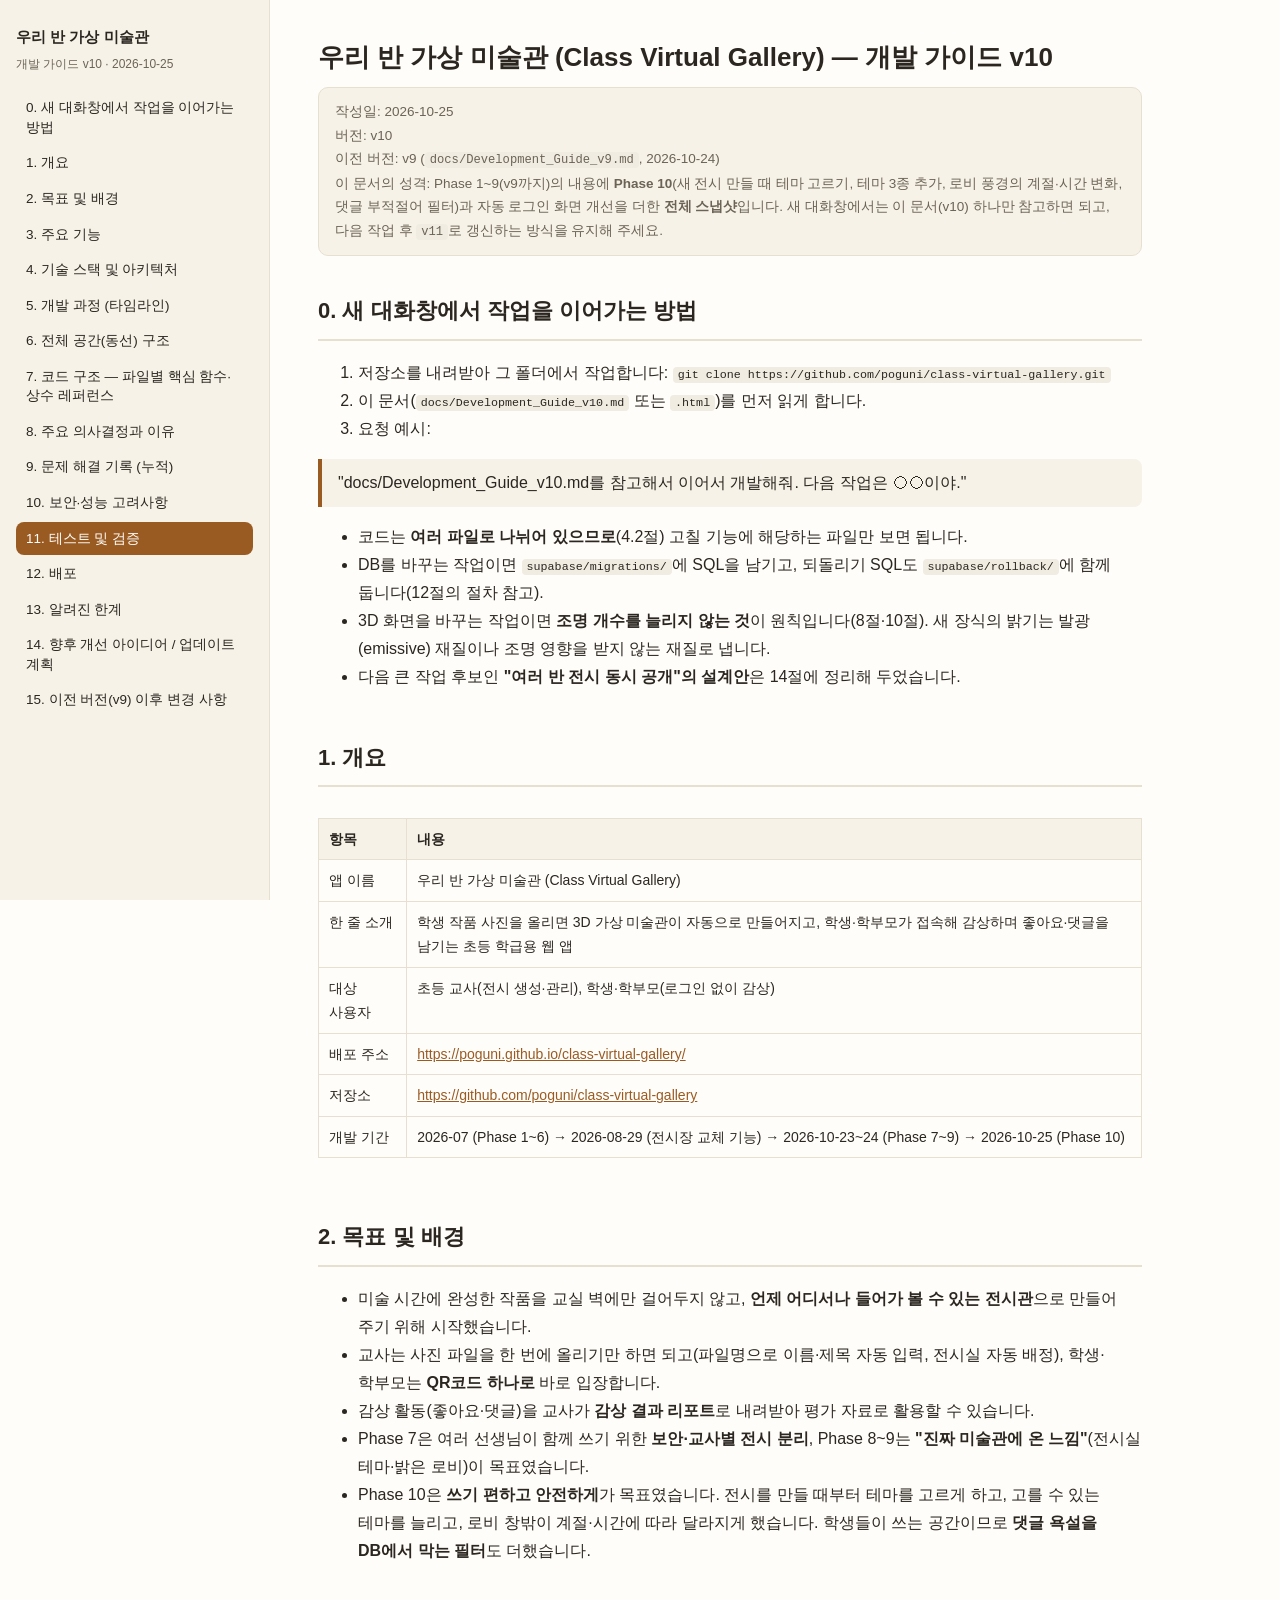
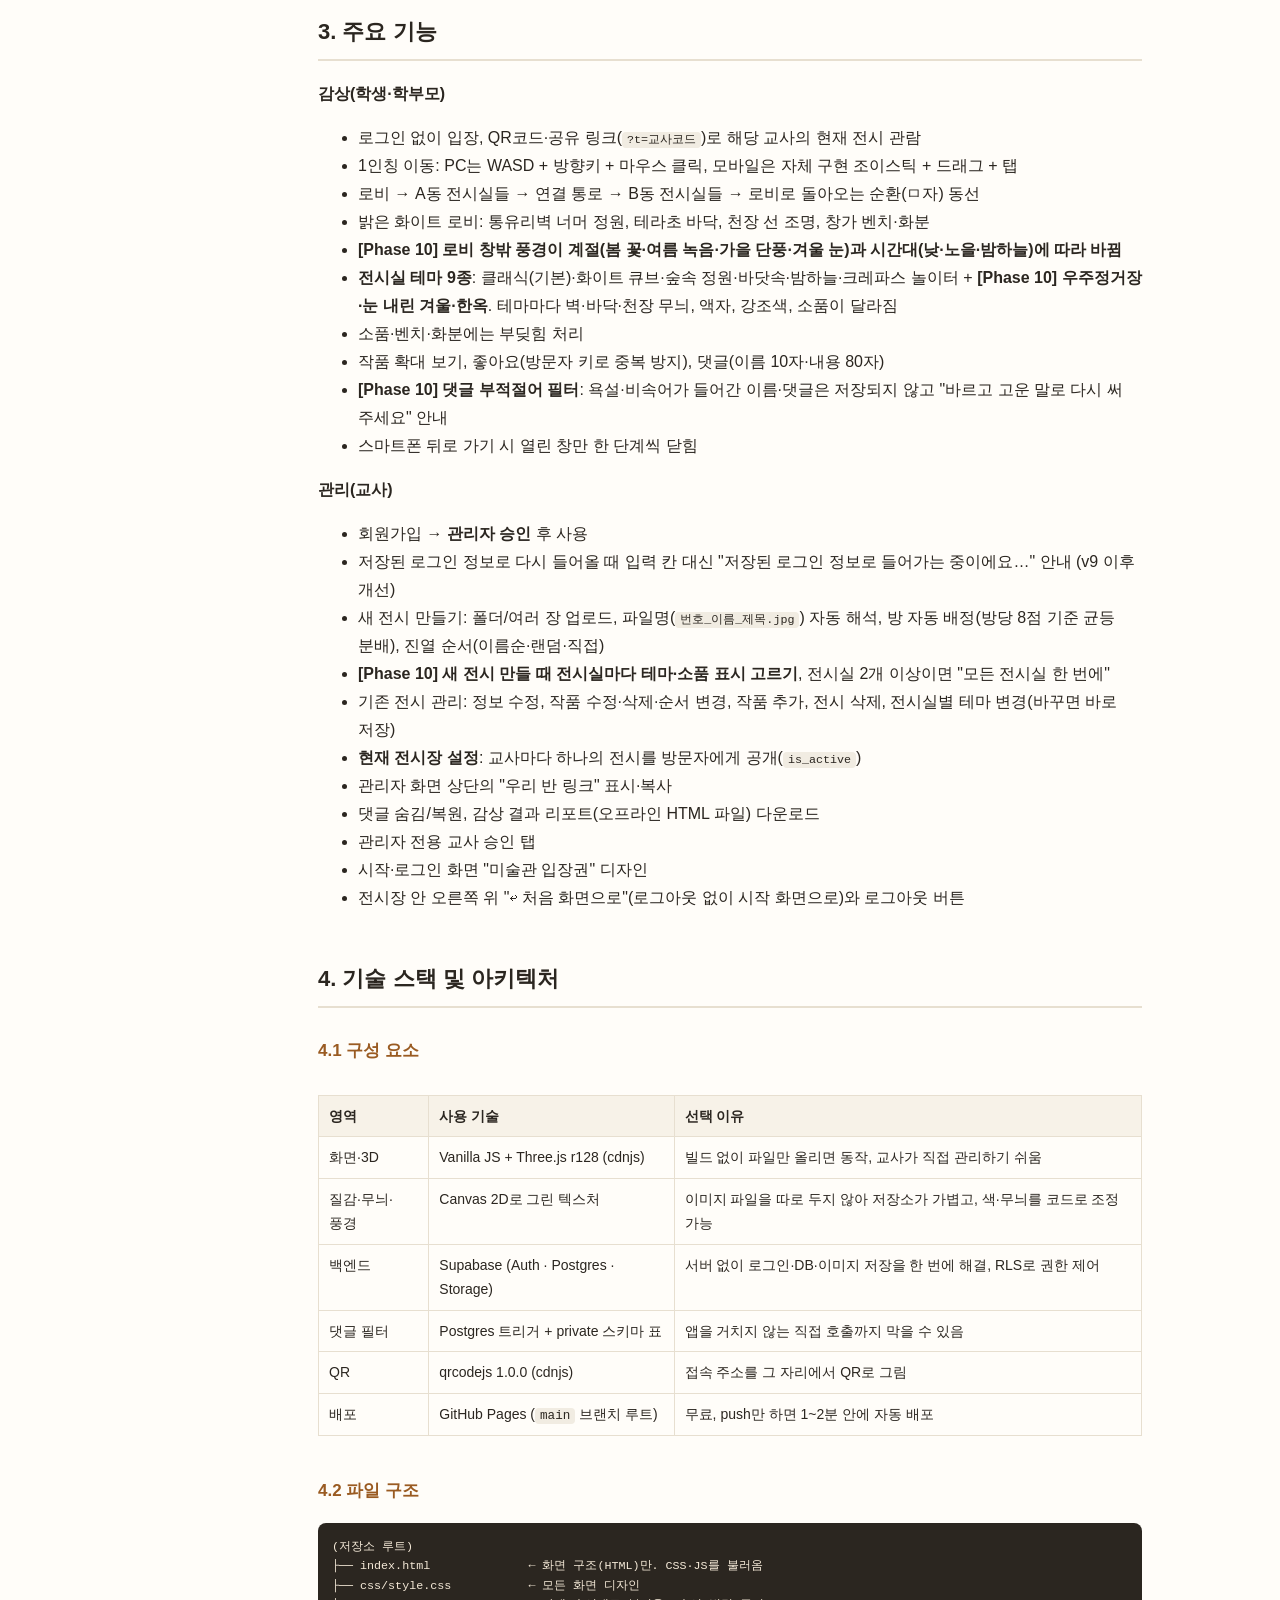
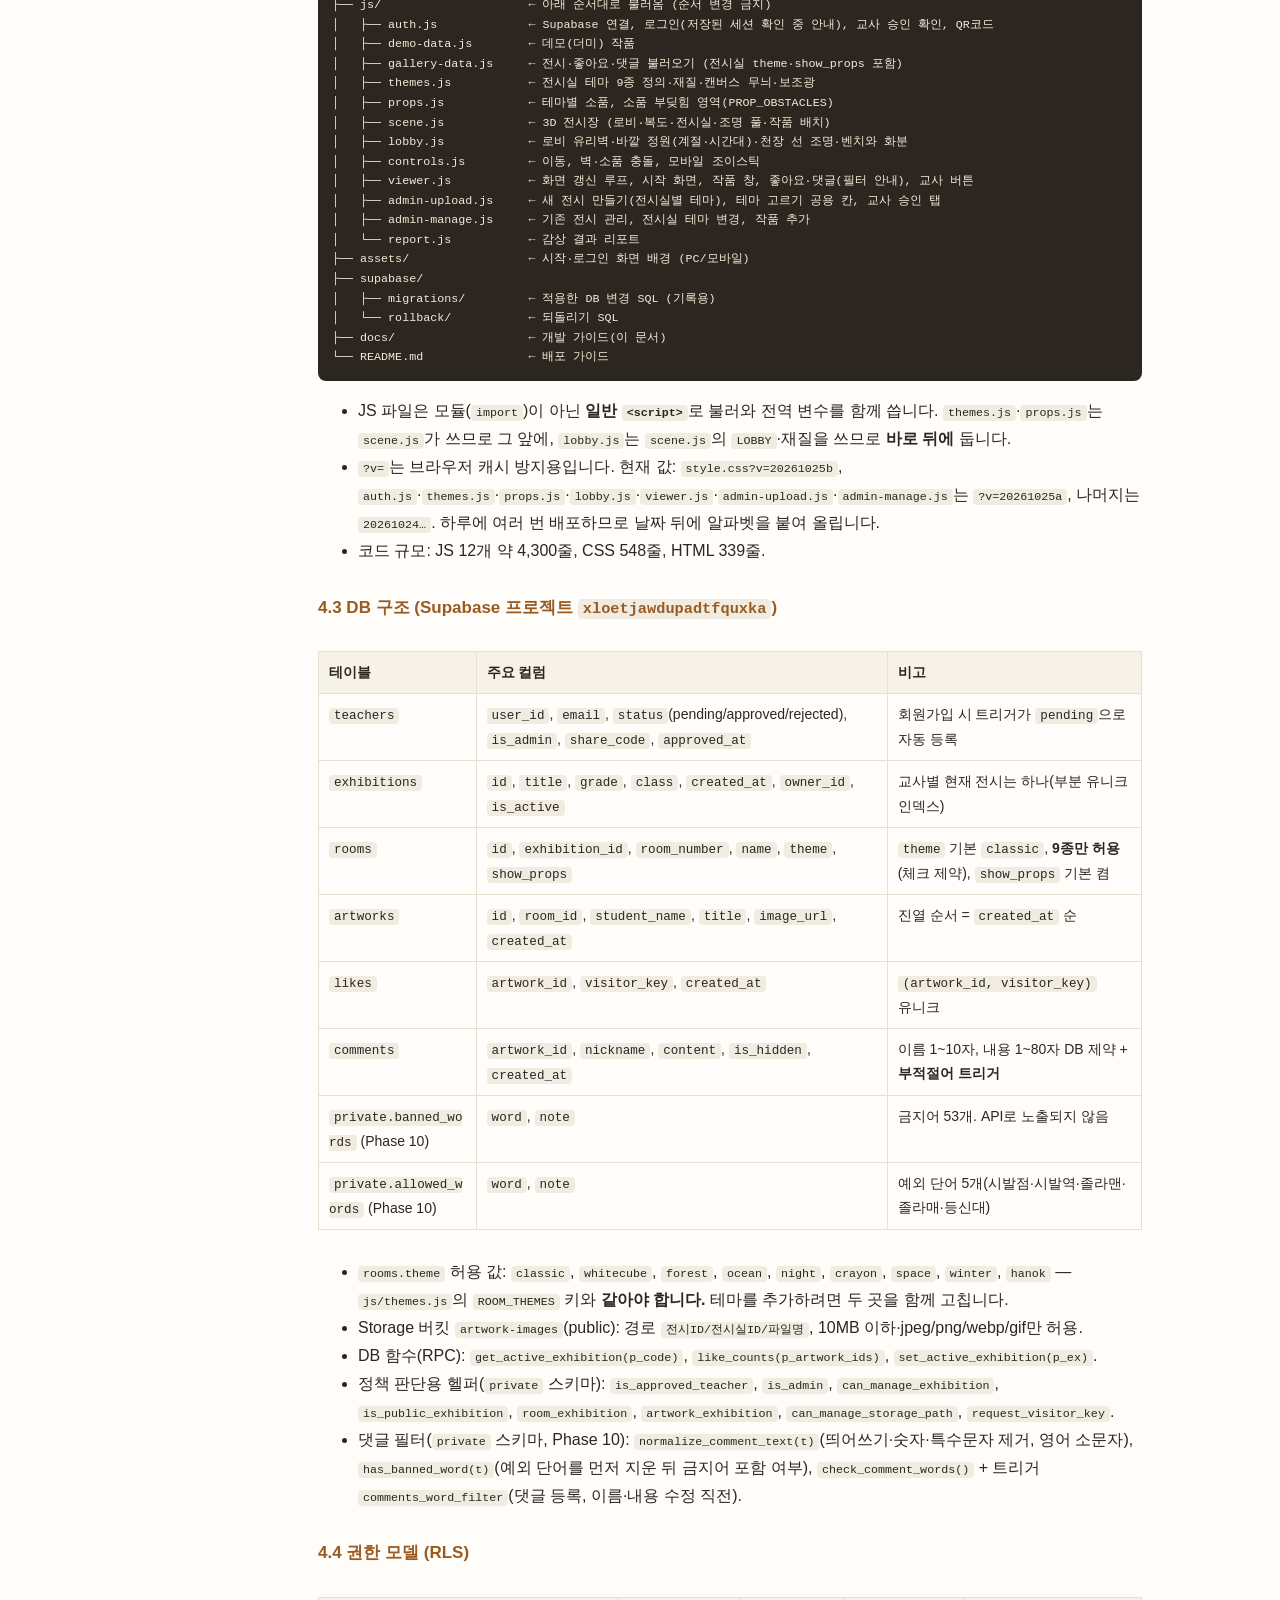
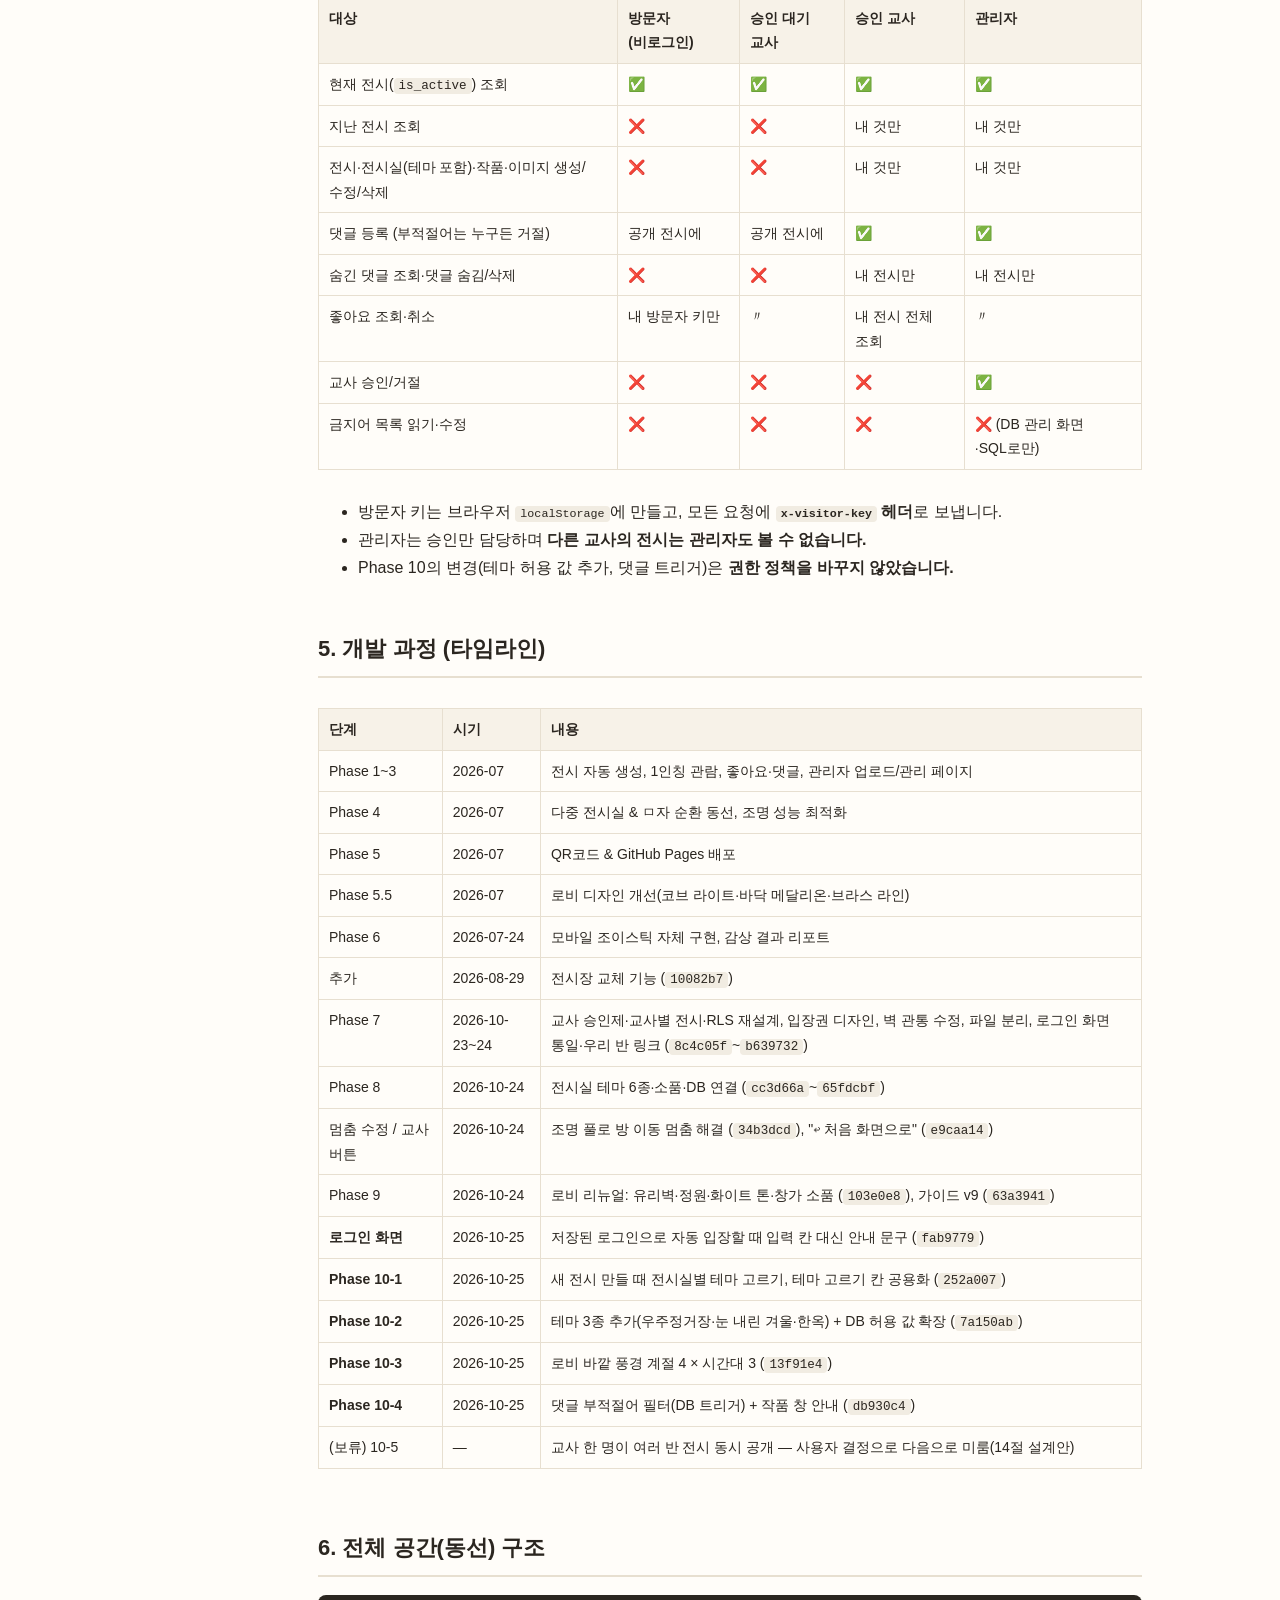
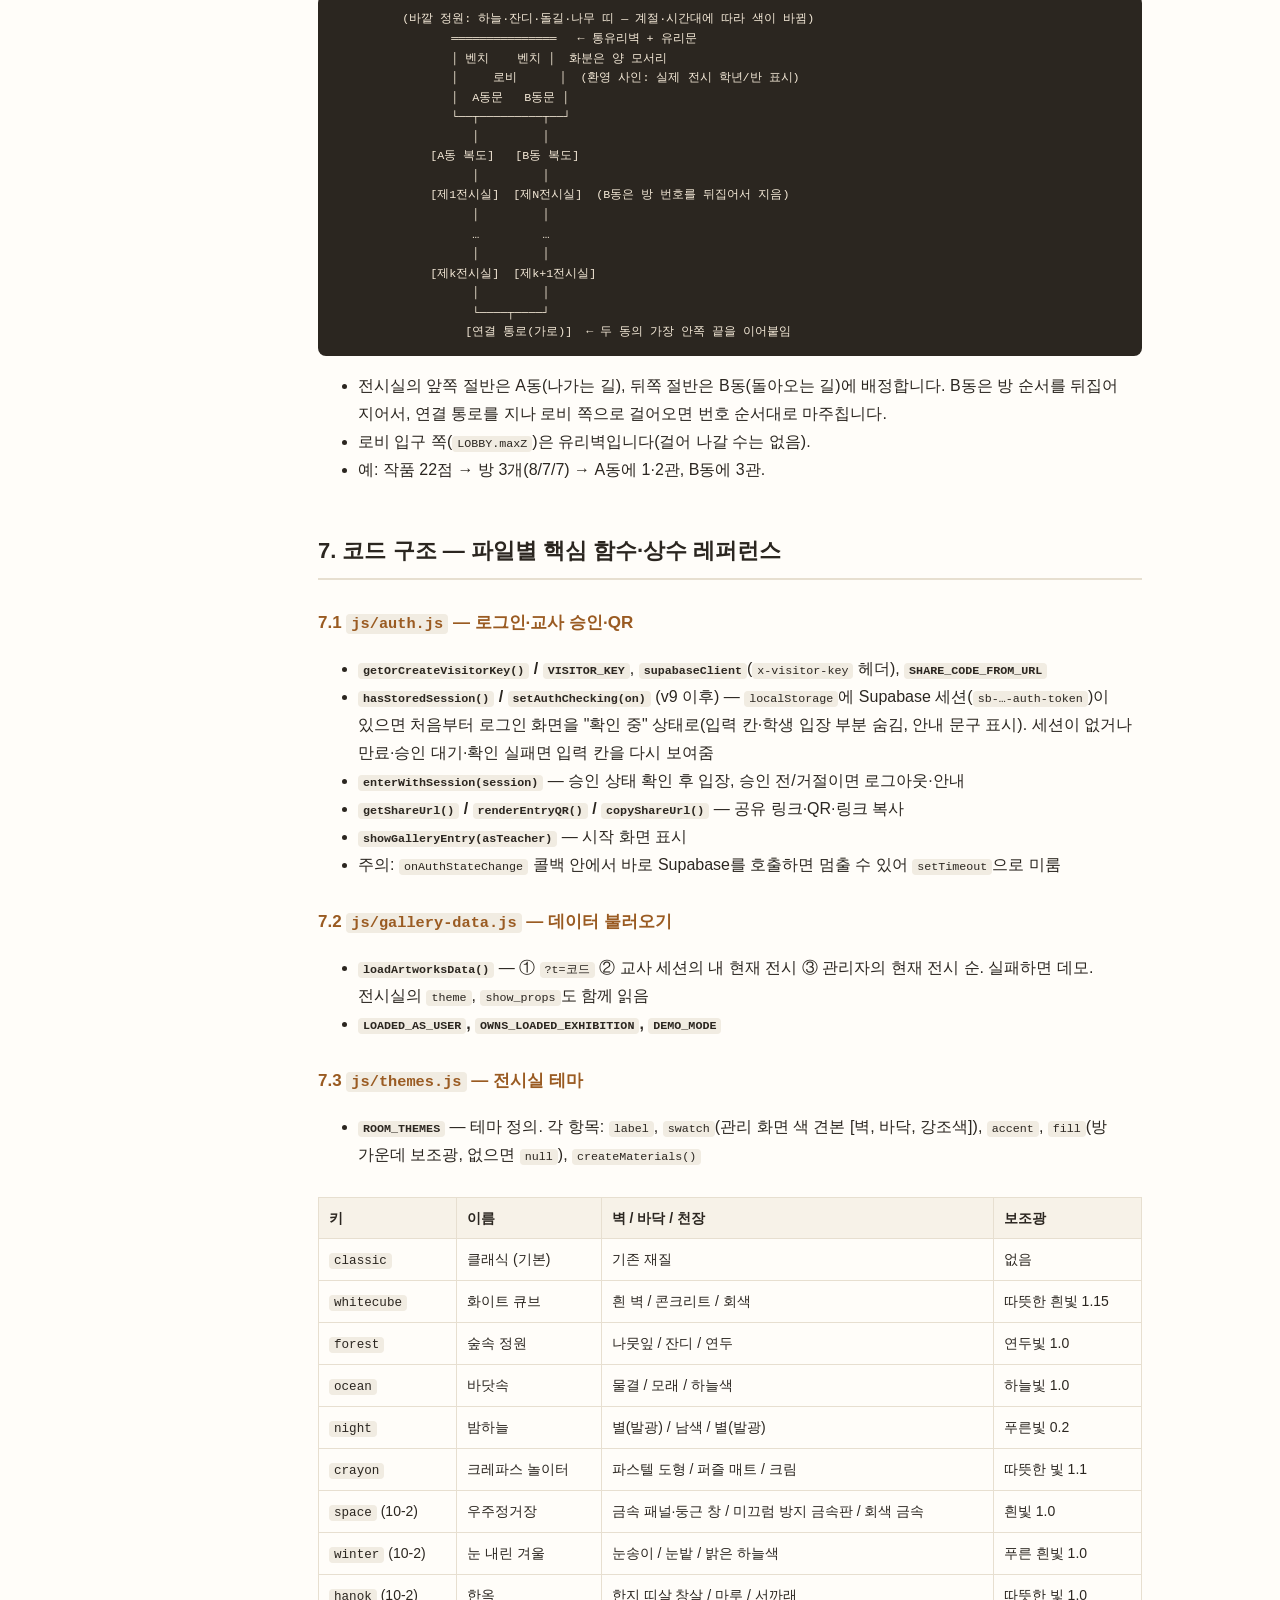
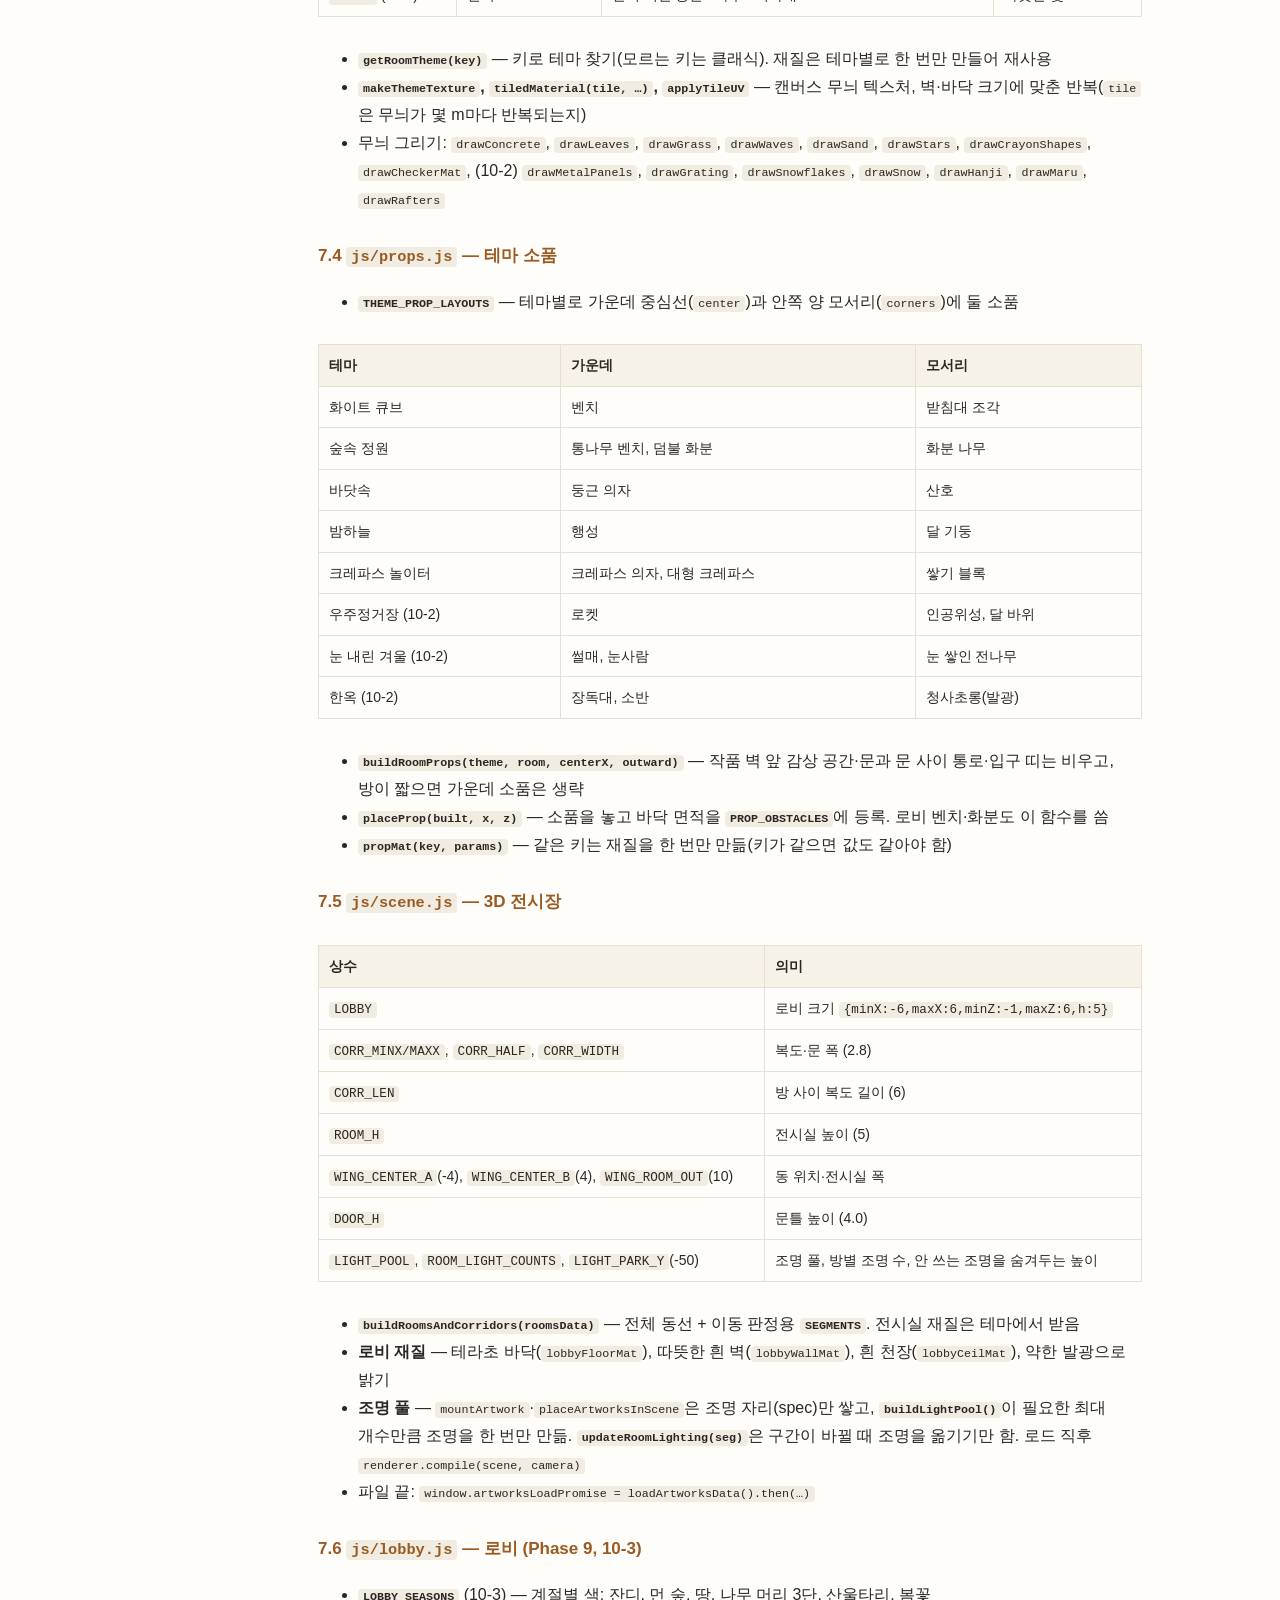
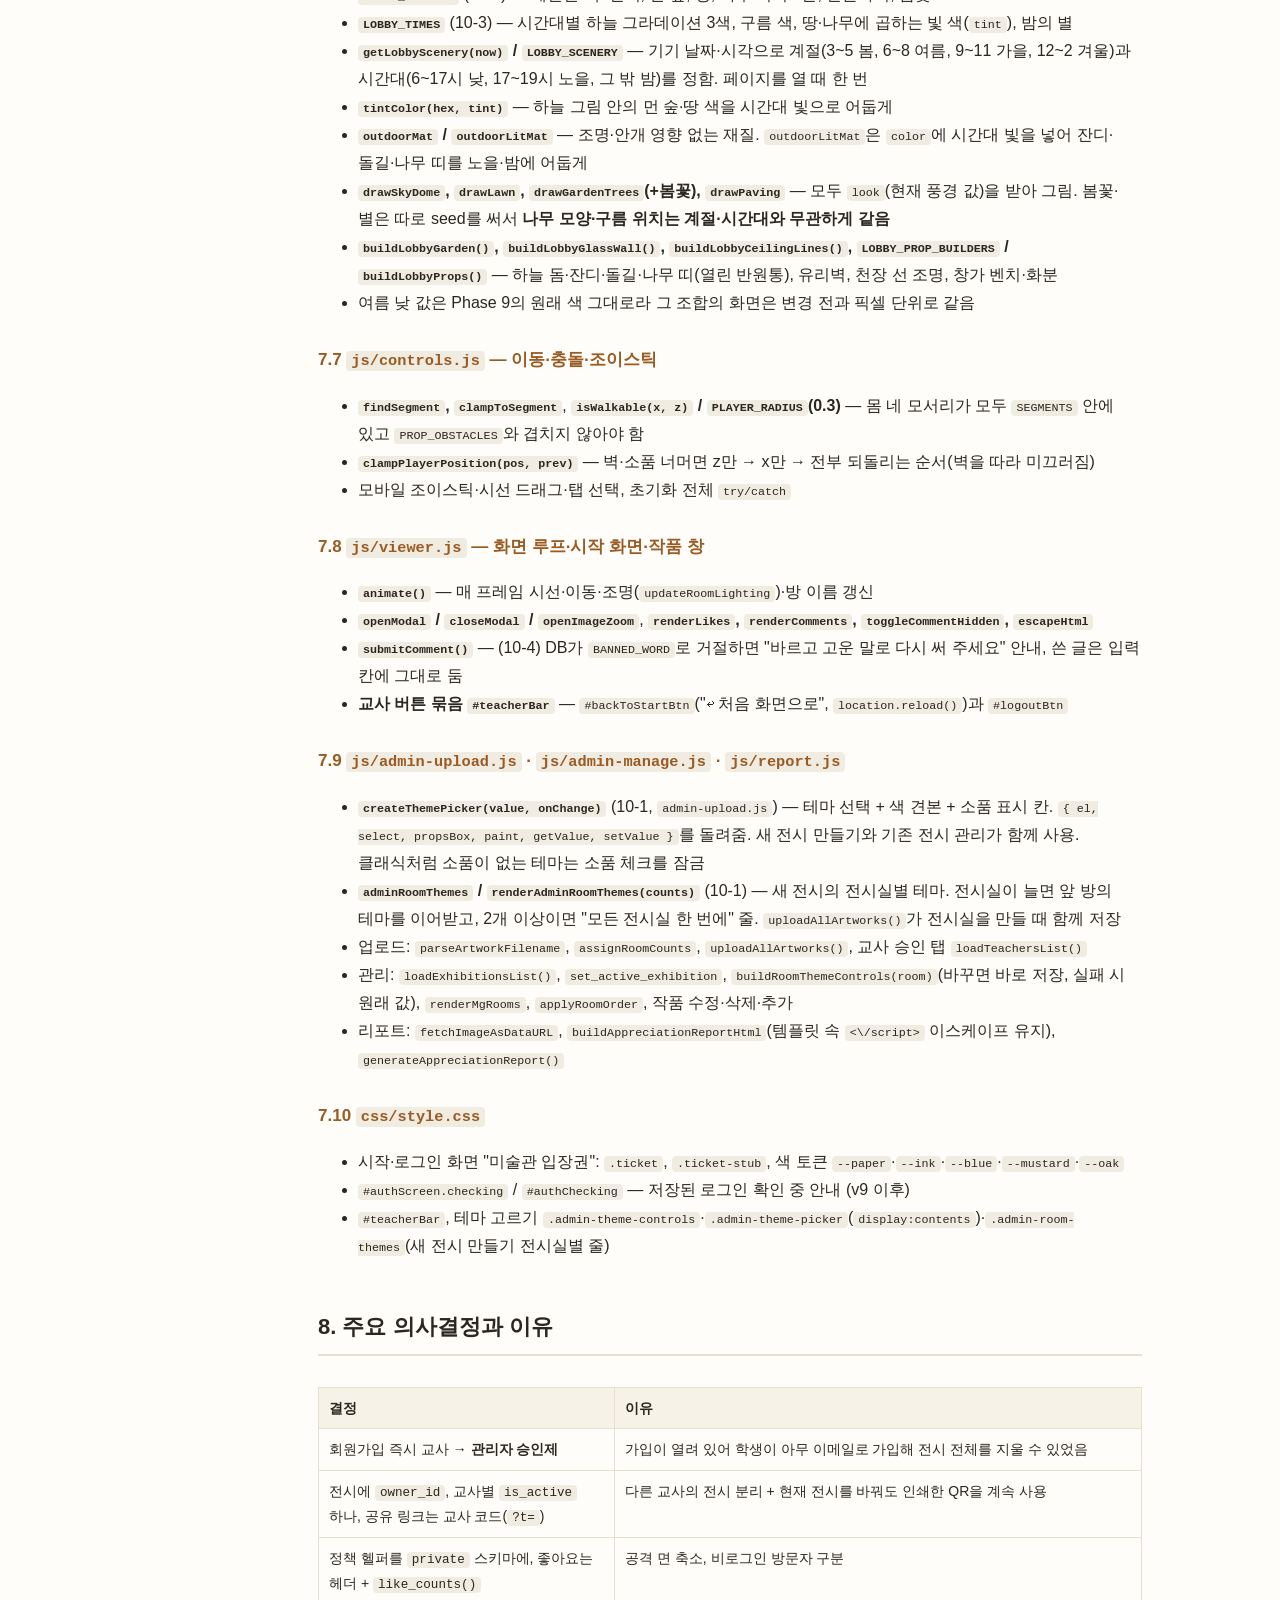
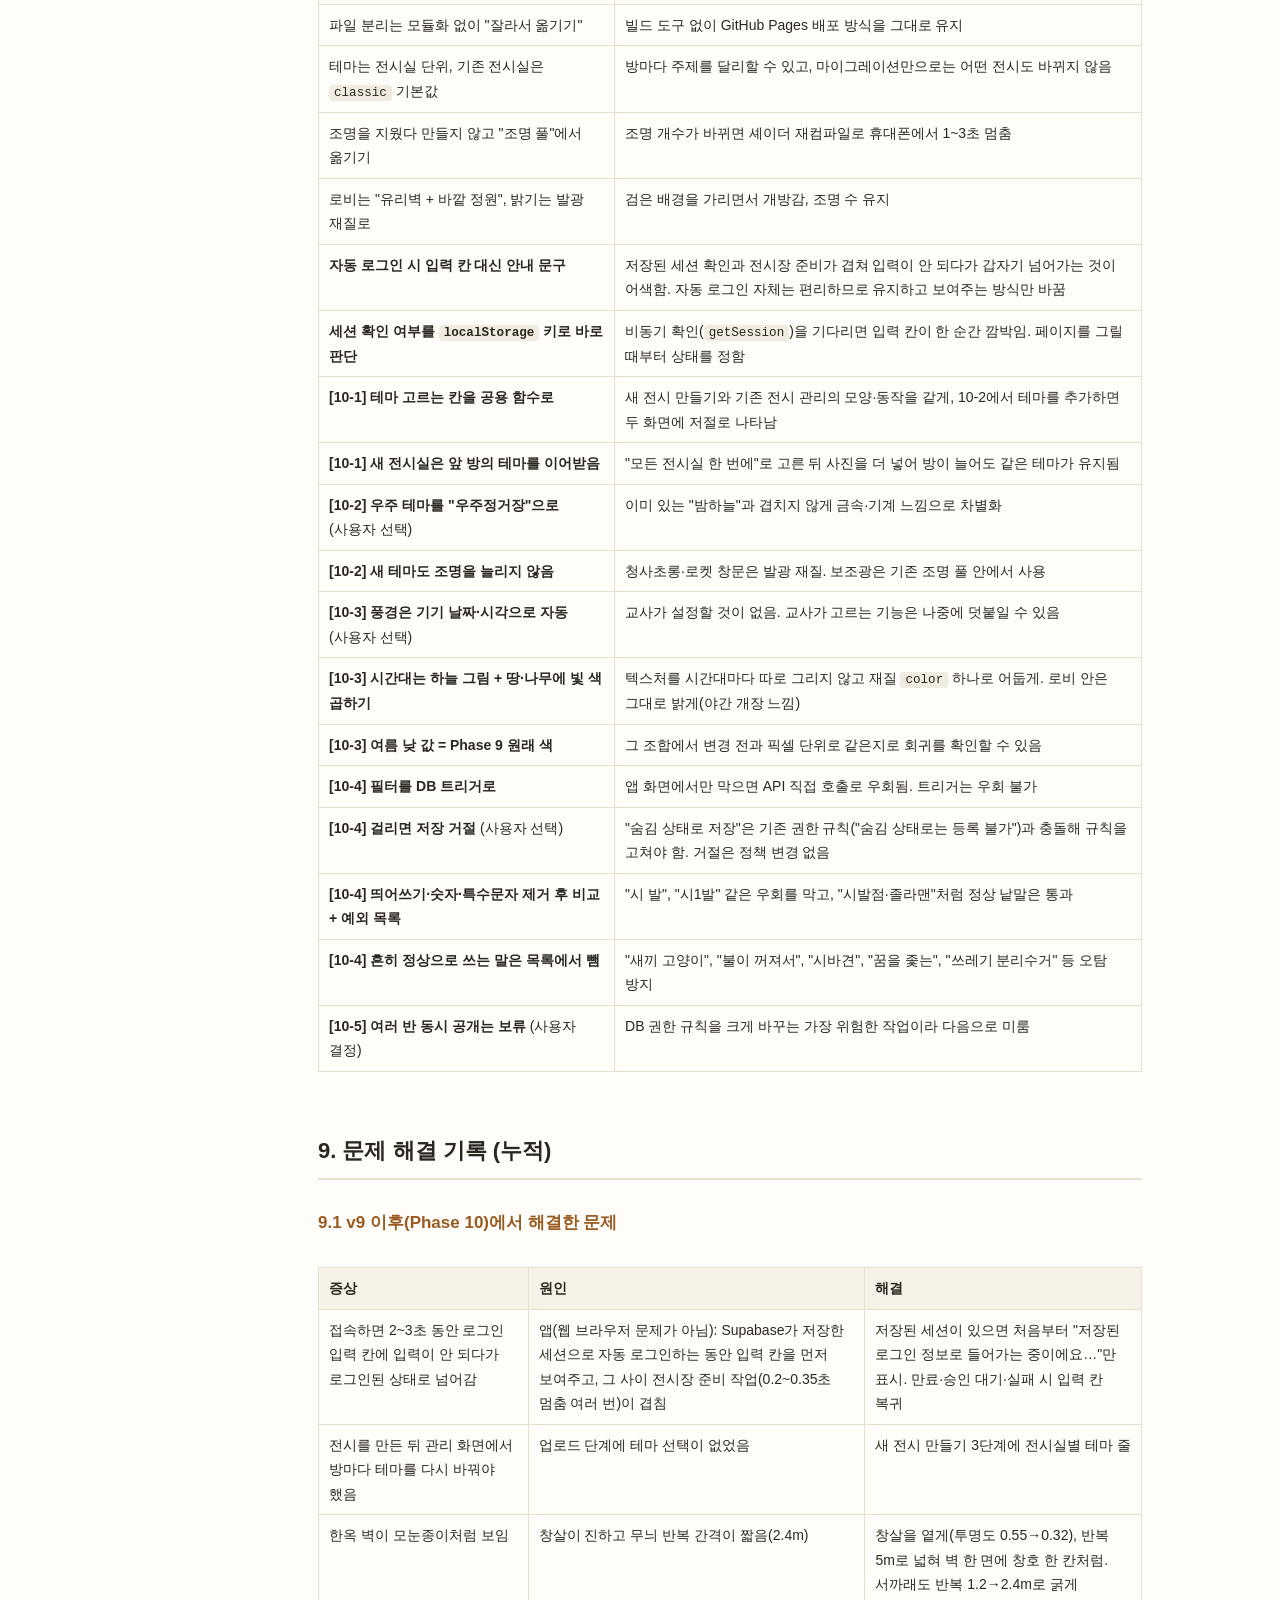
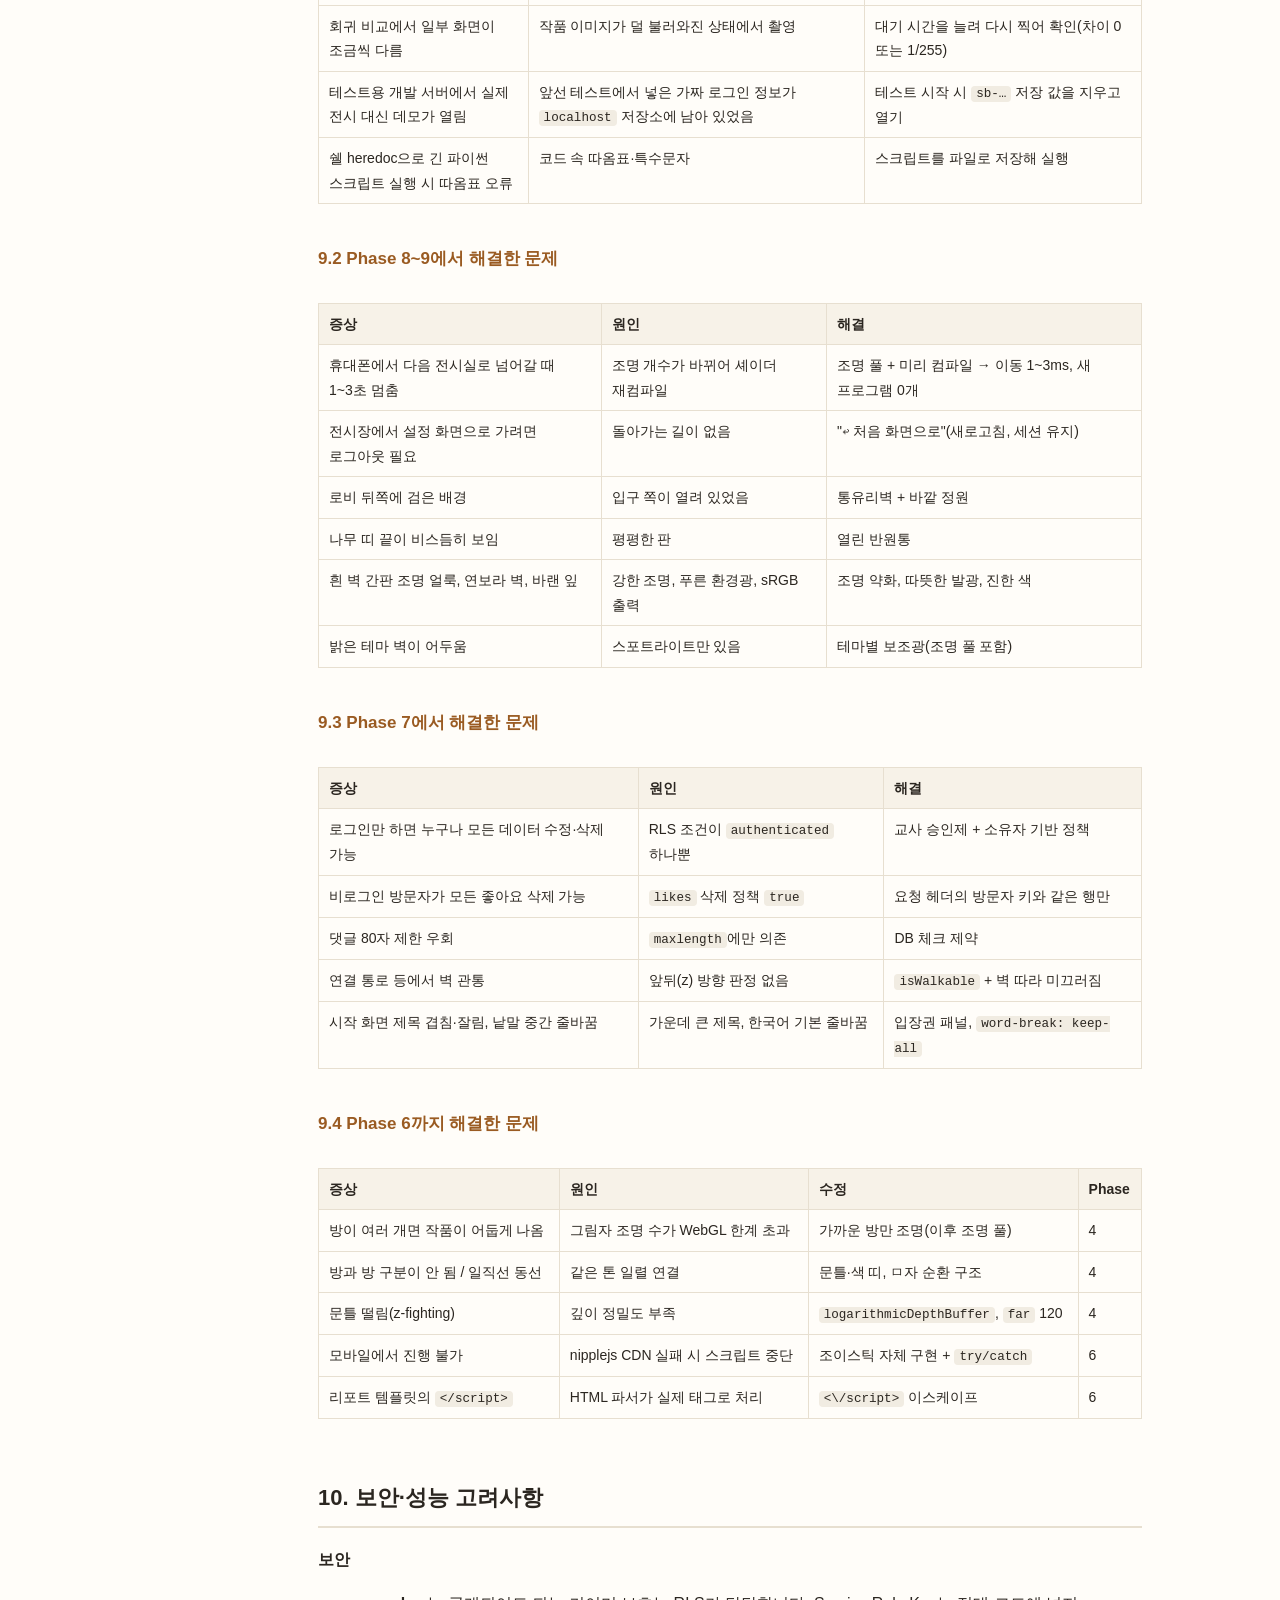
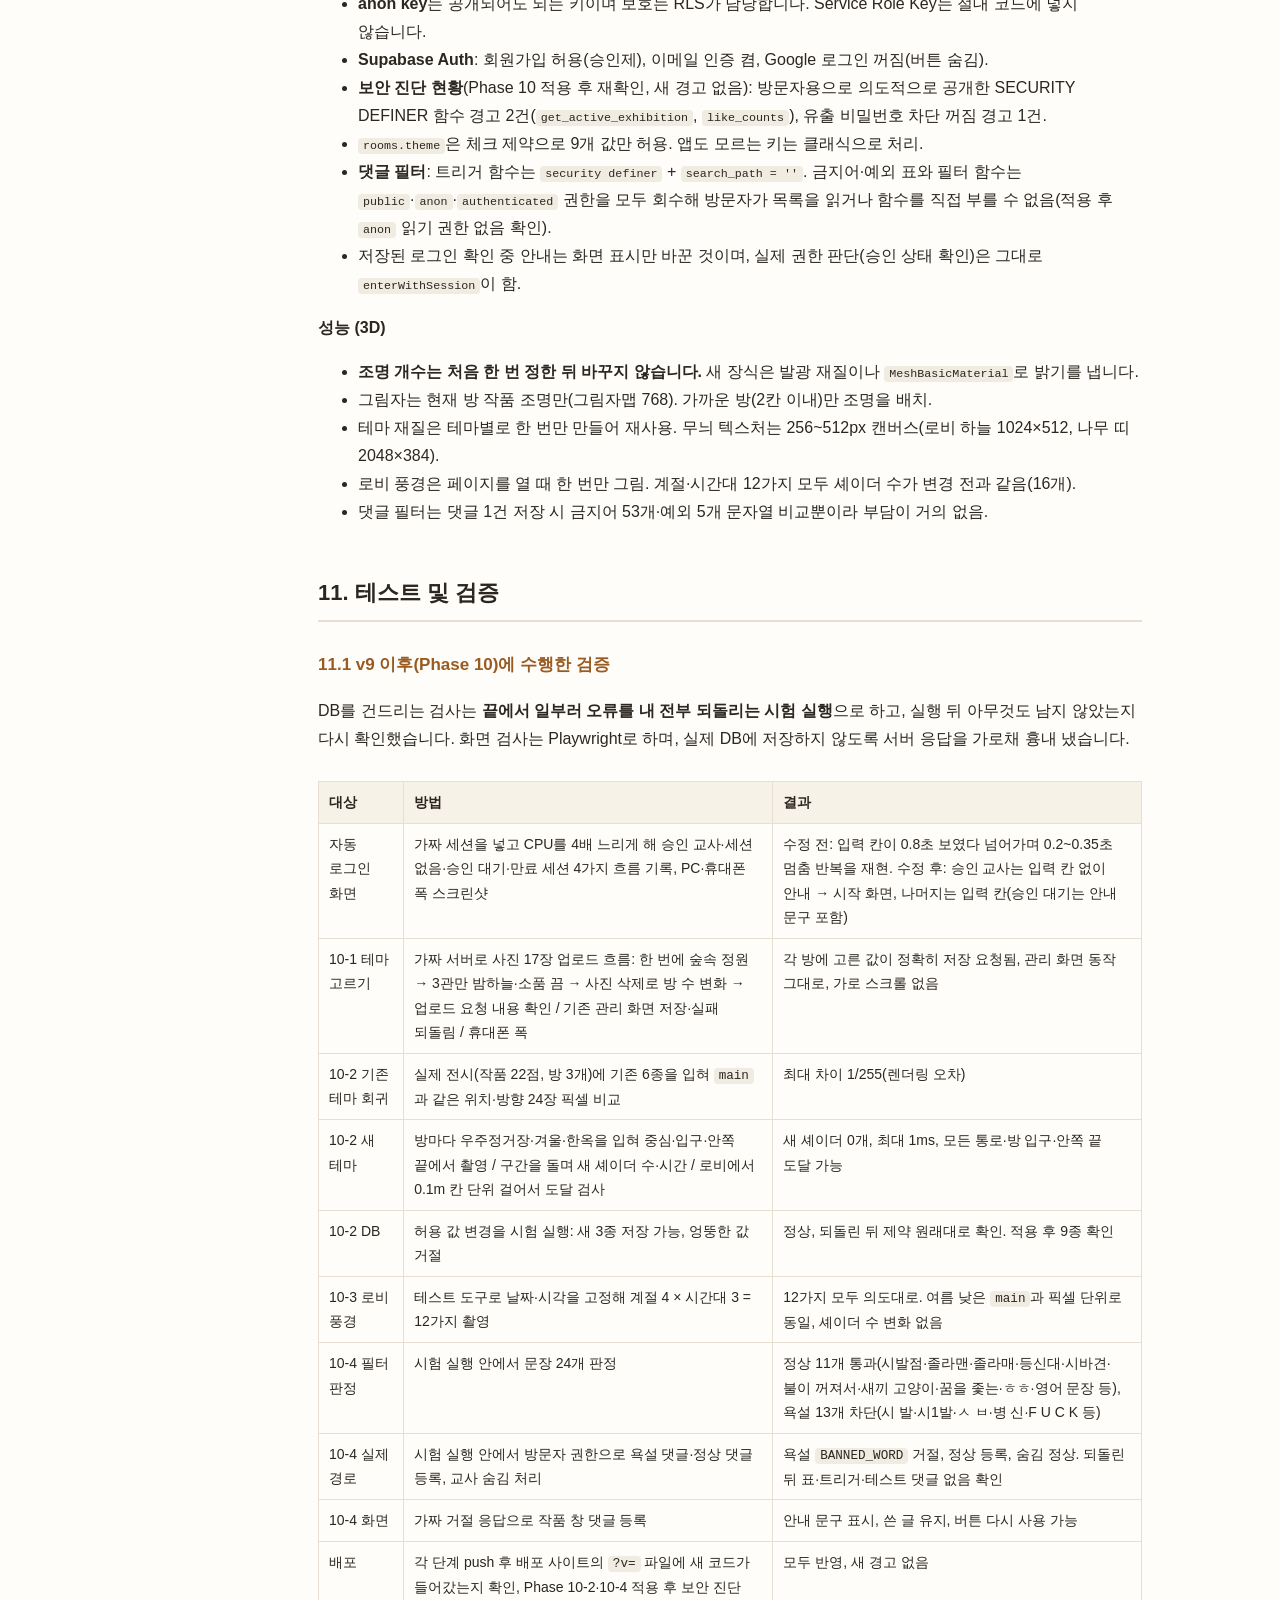
<file: docs/Development_Guide_v10.html>
<!DOCTYPE html>
<html lang="ko">
<head>
<meta charset="UTF-8">
<meta name="viewport" content="width=device-width, initial-scale=1.0">
<title>우리 반 가상 미술관 개발 가이드 v10</title>
<style>
  :root { --sidebar-w: 270px; --accent: #9A5B22; --accent-soft: #f3e6d4; --text: #2b2620; --muted: #6b6355; --bg: #fffdf9; --panel: #f7f2e8; --border: #e7dfd0; }
  * { box-sizing: border-box; }
  html { scroll-behavior: smooth; }
  @media (prefers-reduced-motion: reduce) { html { scroll-behavior: auto; } }
  body { margin: 0; font-family: -apple-system, "Segoe UI", "Noto Sans KR", "Malgun Gothic", sans-serif; color: var(--text); background: var(--bg); line-height: 1.75; word-break: keep-all; }
  .layout { display: flex; min-height: 100vh; }
  nav.sidebar { position: sticky; top: 0; align-self: flex-start; width: var(--sidebar-w); flex-shrink: 0; height: 100vh; overflow-y: auto; padding: 24px 16px; background: var(--panel); border-right: 1px solid var(--border); }
  nav.sidebar h1 { font-size: 15px; margin: 0 0 4px; }
  nav.sidebar .meta { font-size: 12px; color: var(--muted); margin-bottom: 16px; }
  nav.sidebar a { display: block; padding: 7px 10px; margin: 2px 0; font-size: 13.5px; line-height: 1.45; color: var(--text); text-decoration: none; border-radius: 8px; }
  nav.sidebar a:hover { background: var(--accent-soft); }
  nav.sidebar a.active { background: var(--accent); color: #fff; }
  nav.sidebar a:focus-visible, main a:focus-visible { outline: 2px solid var(--accent); outline-offset: 2px; }
  main { flex: 1; min-width: 0; padding: 40px 48px 80px; max-width: 920px; }
  main header h1 { font-size: 26px; margin: 0 0 12px; line-height: 1.35; }
  main header .doc-meta { font-size: 13.5px; color: var(--muted); background: var(--panel); border: 1px solid var(--border); border-radius: 10px; padding: 12px 16px; margin-bottom: 36px; }
  main section { margin-bottom: 48px; scroll-margin-top: 24px; }
  main h2 { font-size: 22px; border-bottom: 2px solid var(--border); padding-bottom: 8px; }
  main h3 { font-size: 17px; color: var(--accent); margin-top: 28px; }
  main a { color: var(--accent); }
  .table-wrap { overflow-x: auto; }
  main table { border-collapse: collapse; width: 100%; margin: 12px 0; }
  main th, main td { border: 1px solid var(--border); padding: 8px 10px; font-size: 14px; text-align: left; vertical-align: top; }
  main th { background: var(--panel); }
  main code { background: #f1ece2; padding: 1px 5px; border-radius: 4px; font-size: 0.9em; word-break: normal; overflow-wrap: anywhere; }
  main pre { background: #2b2620; color: #f5ead8; padding: 14px; border-radius: 8px; overflow-x: auto; line-height: 1.5; }
  main pre code { background: none; padding: 0; color: inherit; word-break: normal; }
  main blockquote { margin: 12px 0; padding: 10px 16px; border-left: 4px solid var(--accent); background: var(--panel); border-radius: 0 8px 8px 0; }
  @media (max-width: 800px) {
    .layout { flex-direction: column; }
    nav.sidebar { position: relative; width: 100%; height: auto; border-right: none; border-bottom: 1px solid var(--border); }
    main { padding: 28px 16px 60px; }
  }
  @media print { nav.sidebar { display: none; } main { max-width: none; padding: 0; } }
</style>
</head>
<body>
<div class="layout">
  <nav class="sidebar" id="sidebar">
    <h1>우리 반 가상 미술관</h1>
    <div class="meta">개발 가이드 v10 · 2026-10-25</div>
    <a href="#sec-0">0. 새 대화창에서 작업을 이어가는 방법</a>
    <a href="#sec-1">1. 개요</a>
    <a href="#sec-2">2. 목표 및 배경</a>
    <a href="#sec-3">3. 주요 기능</a>
    <a href="#sec-4">4. 기술 스택 및 아키텍처</a>
    <a href="#sec-5">5. 개발 과정 (타임라인)</a>
    <a href="#sec-6">6. 전체 공간(동선) 구조</a>
    <a href="#sec-7">7. 코드 구조 — 파일별 핵심 함수·상수 레퍼런스</a>
    <a href="#sec-8">8. 주요 의사결정과 이유</a>
    <a href="#sec-9">9. 문제 해결 기록 (누적)</a>
    <a href="#sec-10">10. 보안·성능 고려사항</a>
    <a href="#sec-11">11. 테스트 및 검증</a>
    <a href="#sec-12">12. 배포</a>
    <a href="#sec-13">13. 알려진 한계</a>
    <a href="#sec-14">14. 향후 개선 아이디어 / 업데이트 계획</a>
    <a href="#sec-15">15. 이전 버전(v9) 이후 변경 사항</a>
  </nav>
  <main id="content">
    <header><h1>우리 반 가상 미술관 (Class Virtual Gallery) — 개발 가이드 v10</h1><div class="doc-meta"><div>작성일: 2026-10-25</div><div>버전: v10</div><div>이전 버전: v9 (<code>docs/Development_Guide_v9.md</code>, 2026-10-24)</div><div>이 문서의 성격: Phase 1~9(v9까지)의 내용에 <strong>Phase 10</strong>(새 전시 만들 때 테마 고르기, 테마 3종 추가, 로비 풍경의 계절·시간 변화, 댓글 부적절어 필터)과 자동 로그인 화면 개선을 더한 <strong>전체 스냅샷</strong>입니다. 새 대화창에서는 이 문서(v10) 하나만 참고하면 되고, 다음 작업 후 <code>v11</code>로 갱신하는 방식을 유지해 주세요.</div></div></header>
    <section id="sec-0"><h2>0. 새 대화창에서 작업을 이어가는 방법</h2>
<ol><li>저장소를 내려받아 그 폴더에서 작업합니다: <code>git clone https://github.com/poguni/class-virtual-gallery.git</code></li><li>이 문서(<code>docs/Development_Guide_v10.md</code> 또는 <code>.html</code>)를 먼저 읽게 합니다.</li><li>요청 예시:</li></ol>
<blockquote>"docs/Development_Guide_v10.md를 참고해서 이어서 개발해줘. 다음 작업은 ◯◯이야."</blockquote>
<ul><li>코드는 <strong>여러 파일로 나뉘어 있으므로</strong>(4.2절) 고칠 기능에 해당하는 파일만 보면 됩니다.</li><li>DB를 바꾸는 작업이면 <code>supabase/migrations/</code>에 SQL을 남기고, 되돌리기 SQL도 <code>supabase/rollback/</code>에 함께 둡니다(12절의 절차 참고).</li><li>3D 화면을 바꾸는 작업이면 <strong>조명 개수를 늘리지 않는 것</strong>이 원칙입니다(8절·10절). 새 장식의 밝기는 발광(emissive) 재질이나 조명 영향을 받지 않는 재질로 냅니다.</li><li>다음 큰 작업 후보인 <strong>"여러 반 전시 동시 공개"의 설계안</strong>은 14절에 정리해 두었습니다.</li></ul>
    </section>
    <section id="sec-1"><h2>1. 개요</h2>
<div class="table-wrap"><table><thead><tr><th>항목</th><th>내용</th></tr></thead><tbody><tr><td>앱 이름</td><td>우리 반 가상 미술관 (Class Virtual Gallery)</td></tr><tr><td>한 줄 소개</td><td>학생 작품 사진을 올리면 3D 가상 미술관이 자동으로 만들어지고, 학생·학부모가 접속해 감상하며 좋아요·댓글을 남기는 초등 학급용 웹 앱</td></tr><tr><td>대상 사용자</td><td>초등 교사(전시 생성·관리), 학생·학부모(로그인 없이 감상)</td></tr><tr><td>배포 주소</td><td><a href="https://poguni.github.io/class-virtual-gallery/">https://poguni.github.io/class-virtual-gallery/</a></td></tr><tr><td>저장소</td><td><a href="https://github.com/poguni/class-virtual-gallery">https://github.com/poguni/class-virtual-gallery</a></td></tr><tr><td>개발 기간</td><td>2026-07 (Phase 1~6) → 2026-08-29 (전시장 교체 기능) → 2026-10-23~24 (Phase 7~9) → 2026-10-25 (Phase 10)</td></tr></tbody></table></div>
    </section>
    <section id="sec-2"><h2>2. 목표 및 배경</h2>
<ul><li>미술 시간에 완성한 작품을 교실 벽에만 걸어두지 않고, <strong>언제 어디서나 들어가 볼 수 있는 전시관</strong>으로 만들어 주기 위해 시작했습니다.</li><li>교사는 사진 파일을 한 번에 올리기만 하면 되고(파일명으로 이름·제목 자동 입력, 전시실 자동 배정), 학생·학부모는 <strong>QR코드 하나로</strong> 바로 입장합니다.</li><li>감상 활동(좋아요·댓글)을 교사가 <strong>감상 결과 리포트</strong>로 내려받아 평가 자료로 활용할 수 있습니다.</li><li>Phase 7은 여러 선생님이 함께 쓰기 위한 <strong>보안·교사별 전시 분리</strong>, Phase 8~9는 <strong>"진짜 미술관에 온 느낌"</strong>(전시실 테마·밝은 로비)이 목표였습니다.</li><li>Phase 10은 <strong>쓰기 편하고 안전하게</strong>가 목표였습니다. 전시를 만들 때부터 테마를 고르게 하고, 고를 수 있는 테마를 늘리고, 로비 창밖이 계절·시간에 따라 달라지게 했습니다. 학생들이 쓰는 공간이므로 <strong>댓글 욕설을 DB에서 막는 필터</strong>도 더했습니다.</li></ul>
    </section>
    <section id="sec-3"><h2>3. 주요 기능</h2>
<p><strong>감상(학생·학부모)</strong></p>
<ul><li>로그인 없이 입장, QR코드·공유 링크(<code>?t=교사코드</code>)로 해당 교사의 현재 전시 관람</li><li>1인칭 이동: PC는 WASD + 방향키 + 마우스 클릭, 모바일은 자체 구현 조이스틱 + 드래그 + 탭</li><li>로비 → A동 전시실들 → 연결 통로 → B동 전시실들 → 로비로 돌아오는 순환(ㅁ자) 동선</li><li>밝은 화이트 로비: 통유리벽 너머 정원, 테라초 바닥, 천장 선 조명, 창가 벤치·화분</li><li><strong>[Phase 10] 로비 창밖 풍경이 계절(봄 꽃·여름 녹음·가을 단풍·겨울 눈)과 시간대(낮·노을·밤하늘)에 따라 바뀜</strong></li><li><strong>전시실 테마 9종</strong>: 클래식(기본)·화이트 큐브·숲속 정원·바닷속·밤하늘·크레파스 놀이터 + <strong>[Phase 10] 우주정거장·눈 내린 겨울·한옥</strong>. 테마마다 벽·바닥·천장 무늬, 액자, 강조색, 소품이 달라짐</li><li>소품·벤치·화분에는 부딪힘 처리</li><li>작품 확대 보기, 좋아요(방문자 키로 중복 방지), 댓글(이름 10자·내용 80자)</li><li><strong>[Phase 10] 댓글 부적절어 필터</strong>: 욕설·비속어가 들어간 이름·댓글은 저장되지 않고 "바르고 고운 말로 다시 써 주세요" 안내</li><li>스마트폰 뒤로 가기 시 열린 창만 한 단계씩 닫힘</li></ul>
<p><strong>관리(교사)</strong></p>
<ul><li>회원가입 → <strong>관리자 승인</strong> 후 사용</li><li>저장된 로그인 정보로 다시 들어올 때 입력 칸 대신 "저장된 로그인 정보로 들어가는 중이에요…" 안내 (v9 이후 개선)</li><li>새 전시 만들기: 폴더/여러 장 업로드, 파일명(<code>번호_이름_제목.jpg</code>) 자동 해석, 방 자동 배정(방당 8점 기준 균등 분배), 진열 순서(이름순·랜덤·직접)</li><li><strong>[Phase 10] 새 전시 만들 때 전시실마다 테마·소품 표시 고르기</strong>, 전시실 2개 이상이면 "모든 전시실 한 번에"</li><li>기존 전시 관리: 정보 수정, 작품 수정·삭제·순서 변경, 작품 추가, 전시 삭제, 전시실별 테마 변경(바꾸면 바로 저장)</li><li><strong>현재 전시장 설정</strong>: 교사마다 하나의 전시를 방문자에게 공개(<code>is_active</code>)</li><li>관리자 화면 상단의 "우리 반 링크" 표시·복사</li><li>댓글 숨김/복원, 감상 결과 리포트(오프라인 HTML 파일) 다운로드</li><li>관리자 전용 교사 승인 탭</li><li>시작·로그인 화면 "미술관 입장권" 디자인</li><li>전시장 안 오른쪽 위 "↩ 처음 화면으로"(로그아웃 없이 시작 화면으로)와 로그아웃 버튼</li></ul>
    </section>
    <section id="sec-4"><h2>4. 기술 스택 및 아키텍처</h2>
<h3>4.1 구성 요소</h3>
<div class="table-wrap"><table><thead><tr><th>영역</th><th>사용 기술</th><th>선택 이유</th></tr></thead><tbody><tr><td>화면·3D</td><td>Vanilla JS + Three.js r128 (cdnjs)</td><td>빌드 없이 파일만 올리면 동작, 교사가 직접 관리하기 쉬움</td></tr><tr><td>질감·무늬·풍경</td><td>Canvas 2D로 그린 텍스처</td><td>이미지 파일을 따로 두지 않아 저장소가 가볍고, 색·무늬를 코드로 조정 가능</td></tr><tr><td>백엔드</td><td>Supabase (Auth · Postgres · Storage)</td><td>서버 없이 로그인·DB·이미지 저장을 한 번에 해결, RLS로 권한 제어</td></tr><tr><td>댓글 필터</td><td>Postgres 트리거 + private 스키마 표</td><td>앱을 거치지 않는 직접 호출까지 막을 수 있음</td></tr><tr><td>QR</td><td>qrcodejs 1.0.0 (cdnjs)</td><td>접속 주소를 그 자리에서 QR로 그림</td></tr><tr><td>배포</td><td>GitHub Pages (<code>main</code> 브랜치 루트)</td><td>무료, push만 하면 1~2분 안에 자동 배포</td></tr></tbody></table></div>
<h3>4.2 파일 구조</h3>
<pre><code>(저장소 루트)
├── index.html              ← 화면 구조(HTML)만. CSS·JS를 불러옴
├── css/style.css           ← 모든 화면 디자인
├── js/                     ← 아래 순서대로 불러옴 (순서 변경 금지)
│   ├── auth.js             ← Supabase 연결, 로그인(저장된 세션 확인 중 안내), 교사 승인 확인, QR코드
│   ├── demo-data.js        ← 데모(더미) 작품
│   ├── gallery-data.js     ← 전시·좋아요·댓글 불러오기 (전시실 theme·show_props 포함)
│   ├── themes.js           ← 전시실 테마 9종 정의·재질·캔버스 무늬·보조광
│   ├── props.js            ← 테마별 소품, 소품 부딪힘 영역(PROP_OBSTACLES)
│   ├── scene.js            ← 3D 전시장 (로비·복도·전시실·조명 풀·작품 배치)
│   ├── lobby.js            ← 로비 유리벽·바깥 정원(계절·시간대)·천장 선 조명·벤치와 화분
│   ├── controls.js         ← 이동, 벽·소품 충돌, 모바일 조이스틱
│   ├── viewer.js           ← 화면 갱신 루프, 시작 화면, 작품 창, 좋아요·댓글(필터 안내), 교사 버튼
│   ├── admin-upload.js     ← 새 전시 만들기(전시실별 테마), 테마 고르기 공용 칸, 교사 승인 탭
│   ├── admin-manage.js     ← 기존 전시 관리, 전시실 테마 변경, 작품 추가
│   └── report.js           ← 감상 결과 리포트
├── assets/                 ← 시작·로그인 화면 배경 (PC/모바일)
├── supabase/
│   ├── migrations/         ← 적용한 DB 변경 SQL (기록용)
│   └── rollback/           ← 되돌리기 SQL
├── docs/                   ← 개발 가이드(이 문서)
└── README.md               ← 배포 가이드</code></pre>
<ul><li>JS 파일은 모듈(<code>import</code>)이 아닌 <strong>일반 <code>&lt;script&gt;</code></strong>로 불러와 전역 변수를 함께 씁니다. <code>themes.js</code>·<code>props.js</code>는 <code>scene.js</code>가 쓰므로 그 앞에, <code>lobby.js</code>는 <code>scene.js</code>의 <code>LOBBY</code>·재질을 쓰므로 <strong>바로 뒤에</strong> 둡니다.</li><li><code>?v=</code>는 브라우저 캐시 방지용입니다. 현재 값: <code>style.css?v=20261025b</code>, <code>auth.js</code>·<code>themes.js</code>·<code>props.js</code>·<code>lobby.js</code>·<code>viewer.js</code>·<code>admin-upload.js</code>·<code>admin-manage.js</code>는 <code>?v=20261025a</code>, 나머지는 <code>20261024…</code>. 하루에 여러 번 배포하므로 날짜 뒤에 알파벳을 붙여 올립니다.</li><li>코드 규모: JS 12개 약 4,300줄, CSS 548줄, HTML 339줄.</li></ul>
<h3>4.3 DB 구조 (Supabase 프로젝트 <code>xloetjawdupadtfquxka</code>)</h3>
<div class="table-wrap"><table><thead><tr><th>테이블</th><th>주요 컬럼</th><th>비고</th></tr></thead><tbody><tr><td><code>teachers</code></td><td><code>user_id</code>, <code>email</code>, <code>status</code>(pending/approved/rejected), <code>is_admin</code>, <code>share_code</code>, <code>approved_at</code></td><td>회원가입 시 트리거가 <code>pending</code>으로 자동 등록</td></tr><tr><td><code>exhibitions</code></td><td><code>id</code>, <code>title</code>, <code>grade</code>, <code>class</code>, <code>created_at</code>, <code>owner_id</code>, <code>is_active</code></td><td>교사별 현재 전시는 하나(부분 유니크 인덱스)</td></tr><tr><td><code>rooms</code></td><td><code>id</code>, <code>exhibition_id</code>, <code>room_number</code>, <code>name</code>, <code>theme</code>, <code>show_props</code></td><td><code>theme</code> 기본 <code>classic</code>, <strong>9종만 허용</strong>(체크 제약), <code>show_props</code> 기본 켬</td></tr><tr><td><code>artworks</code></td><td><code>id</code>, <code>room_id</code>, <code>student_name</code>, <code>title</code>, <code>image_url</code>, <code>created_at</code></td><td>진열 순서 = <code>created_at</code> 순</td></tr><tr><td><code>likes</code></td><td><code>artwork_id</code>, <code>visitor_key</code>, <code>created_at</code></td><td><code>(artwork_id, visitor_key)</code> 유니크</td></tr><tr><td><code>comments</code></td><td><code>artwork_id</code>, <code>nickname</code>, <code>content</code>, <code>is_hidden</code>, <code>created_at</code></td><td>이름 1~10자, 내용 1~80자 DB 제약 + <strong>부적절어 트리거</strong></td></tr><tr><td><code>private.banned_words</code> (Phase 10)</td><td><code>word</code>, <code>note</code></td><td>금지어 53개. API로 노출되지 않음</td></tr><tr><td><code>private.allowed_words</code> (Phase 10)</td><td><code>word</code>, <code>note</code></td><td>예외 단어 5개(시발점·시발역·졸라맨·졸라매·등신대)</td></tr></tbody></table></div>
<ul><li><code>rooms.theme</code> 허용 값: <code>classic</code>, <code>whitecube</code>, <code>forest</code>, <code>ocean</code>, <code>night</code>, <code>crayon</code>, <code>space</code>, <code>winter</code>, <code>hanok</code> — <code>js/themes.js</code>의 <code>ROOM_THEMES</code> 키와 <strong>같아야 합니다.</strong> 테마를 추가하려면 두 곳을 함께 고칩니다.</li><li>Storage 버킷 <code>artwork-images</code>(public): 경로 <code>전시ID/전시실ID/파일명</code>, 10MB 이하·jpeg/png/webp/gif만 허용.</li><li>DB 함수(RPC): <code>get_active_exhibition(p_code)</code>, <code>like_counts(p_artwork_ids)</code>, <code>set_active_exhibition(p_ex)</code>.</li><li>정책 판단용 헬퍼(<code>private</code> 스키마): <code>is_approved_teacher</code>, <code>is_admin</code>, <code>can_manage_exhibition</code>, <code>is_public_exhibition</code>, <code>room_exhibition</code>, <code>artwork_exhibition</code>, <code>can_manage_storage_path</code>, <code>request_visitor_key</code>.</li><li>댓글 필터(<code>private</code> 스키마, Phase 10): <code>normalize_comment_text(t)</code>(띄어쓰기·숫자·특수문자 제거, 영어 소문자), <code>has_banned_word(t)</code>(예외 단어를 먼저 지운 뒤 금지어 포함 여부), <code>check_comment_words()</code> + 트리거 <code>comments_word_filter</code>(댓글 등록, 이름·내용 수정 직전).</li></ul>
<h3>4.4 권한 모델 (RLS)</h3>
<div class="table-wrap"><table><thead><tr><th>대상</th><th>방문자(비로그인)</th><th>승인 대기 교사</th><th>승인 교사</th><th>관리자</th></tr></thead><tbody><tr><td>현재 전시(<code>is_active</code>) 조회</td><td>✅</td><td>✅</td><td>✅</td><td>✅</td></tr><tr><td>지난 전시 조회</td><td>❌</td><td>❌</td><td>내 것만</td><td>내 것만</td></tr><tr><td>전시·전시실(테마 포함)·작품·이미지 생성/수정/삭제</td><td>❌</td><td>❌</td><td>내 것만</td><td>내 것만</td></tr><tr><td>댓글 등록 (부적절어는 누구든 거절)</td><td>공개 전시에</td><td>공개 전시에</td><td>✅</td><td>✅</td></tr><tr><td>숨긴 댓글 조회·댓글 숨김/삭제</td><td>❌</td><td>❌</td><td>내 전시만</td><td>내 전시만</td></tr><tr><td>좋아요 조회·취소</td><td>내 방문자 키만</td><td>〃</td><td>내 전시 전체 조회</td><td>〃</td></tr><tr><td>교사 승인/거절</td><td>❌</td><td>❌</td><td>❌</td><td>✅</td></tr><tr><td>금지어 목록 읽기·수정</td><td>❌</td><td>❌</td><td>❌</td><td>❌ (DB 관리 화면·SQL로만)</td></tr></tbody></table></div>
<ul><li>방문자 키는 브라우저 <code>localStorage</code>에 만들고, 모든 요청에 <strong><code>x-visitor-key</code> 헤더</strong>로 보냅니다.</li><li>관리자는 승인만 담당하며 <strong>다른 교사의 전시는 관리자도 볼 수 없습니다.</strong></li><li>Phase 10의 변경(테마 허용 값 추가, 댓글 트리거)은 <strong>권한 정책을 바꾸지 않았습니다.</strong></li></ul>
    </section>
    <section id="sec-5"><h2>5. 개발 과정 (타임라인)</h2>
<div class="table-wrap"><table><thead><tr><th>단계</th><th>시기</th><th>내용</th></tr></thead><tbody><tr><td>Phase 1~3</td><td>2026-07</td><td>전시 자동 생성, 1인칭 관람, 좋아요·댓글, 관리자 업로드/관리 페이지</td></tr><tr><td>Phase 4</td><td>2026-07</td><td>다중 전시실 &amp; ㅁ자 순환 동선, 조명 성능 최적화</td></tr><tr><td>Phase 5</td><td>2026-07</td><td>QR코드 &amp; GitHub Pages 배포</td></tr><tr><td>Phase 5.5</td><td>2026-07</td><td>로비 디자인 개선(코브 라이트·바닥 메달리온·브라스 라인)</td></tr><tr><td>Phase 6</td><td>2026-07-24</td><td>모바일 조이스틱 자체 구현, 감상 결과 리포트</td></tr><tr><td>추가</td><td>2026-08-29</td><td>전시장 교체 기능 (<code>10082b7</code>)</td></tr><tr><td>Phase 7</td><td>2026-10-23~24</td><td>교사 승인제·교사별 전시·RLS 재설계, 입장권 디자인, 벽 관통 수정, 파일 분리, 로그인 화면 통일·우리 반 링크 (<code>8c4c05f</code>~<code>b639732</code>)</td></tr><tr><td>Phase 8</td><td>2026-10-24</td><td>전시실 테마 6종·소품·DB 연결 (<code>cc3d66a</code>~<code>65fdcbf</code>)</td></tr><tr><td>멈춤 수정 / 교사 버튼</td><td>2026-10-24</td><td>조명 풀로 방 이동 멈춤 해결 (<code>34b3dcd</code>), "↩ 처음 화면으로" (<code>e9caa14</code>)</td></tr><tr><td>Phase 9</td><td>2026-10-24</td><td>로비 리뉴얼: 유리벽·정원·화이트 톤·창가 소품 (<code>103e0e8</code>), 가이드 v9 (<code>63a3941</code>)</td></tr><tr><td><strong>로그인 화면</strong></td><td>2026-10-25</td><td>저장된 로그인으로 자동 입장할 때 입력 칸 대신 안내 문구 (<code>fab9779</code>)</td></tr><tr><td><strong>Phase 10-1</strong></td><td>2026-10-25</td><td>새 전시 만들 때 전시실별 테마 고르기, 테마 고르기 칸 공용화 (<code>252a007</code>)</td></tr><tr><td><strong>Phase 10-2</strong></td><td>2026-10-25</td><td>테마 3종 추가(우주정거장·눈 내린 겨울·한옥) + DB 허용 값 확장 (<code>7a150ab</code>)</td></tr><tr><td><strong>Phase 10-3</strong></td><td>2026-10-25</td><td>로비 바깥 풍경 계절 4 × 시간대 3 (<code>13f91e4</code>)</td></tr><tr><td><strong>Phase 10-4</strong></td><td>2026-10-25</td><td>댓글 부적절어 필터(DB 트리거) + 작품 창 안내 (<code>db930c4</code>)</td></tr><tr><td>(보류) 10-5</td><td>—</td><td>교사 한 명이 여러 반 전시 동시 공개 — 사용자 결정으로 다음으로 미룸(14절 설계안)</td></tr></tbody></table></div>
    </section>
    <section id="sec-6"><h2>6. 전체 공간(동선) 구조</h2>
<pre><code>          (바깥 정원: 하늘·잔디·돌길·나무 띠 — 계절·시간대에 따라 색이 바뀜)
                 ═══════════════   ← 통유리벽 + 유리문
                 │ 벤치    벤치 │  화분은 양 모서리
                 │     로비      │  (환영 사인: 실제 전시 학년/반 표시)
                 │  A동문   B동문 │
                 └──┬─────────┬──┘
                    │         │
              [A동 복도]   [B동 복도]
                    │         │
              [제1전시실]  [제N전시실]  (B동은 방 번호를 뒤집어서 지음)
                    │         │
                    …         …
                    │         │
              [제k전시실]  [제k+1전시실]
                    │         │
                    └────┬────┘
                   [연결 통로(가로)]  ← 두 동의 가장 안쪽 끝을 이어붙임</code></pre>
<ul><li>전시실의 앞쪽 절반은 A동(나가는 길), 뒤쪽 절반은 B동(돌아오는 길)에 배정합니다. B동은 방 순서를 뒤집어 지어서, 연결 통로를 지나 로비 쪽으로 걸어오면 번호 순서대로 마주칩니다.</li><li>로비 입구 쪽(<code>LOBBY.maxZ</code>)은 유리벽입니다(걸어 나갈 수는 없음).</li><li>예: 작품 22점 → 방 3개(8/7/7) → A동에 1·2관, B동에 3관.</li></ul>
    </section>
    <section id="sec-7"><h2>7. 코드 구조 — 파일별 핵심 함수·상수 레퍼런스</h2>
<h3>7.1 <code>js/auth.js</code> — 로그인·교사 승인·QR</h3>
<ul><li><strong><code>getOrCreateVisitorKey()</code> / <code>VISITOR_KEY</code></strong>, <strong><code>supabaseClient</code></strong>(<code>x-visitor-key</code> 헤더), <strong><code>SHARE_CODE_FROM_URL</code></strong></li><li><strong><code>hasStoredSession()</code> / <code>setAuthChecking(on)</code></strong> (v9 이후) — <code>localStorage</code>에 Supabase 세션(<code>sb-…-auth-token</code>)이 있으면 처음부터 로그인 화면을 "확인 중" 상태로(입력 칸·학생 입장 부분 숨김, 안내 문구 표시). 세션이 없거나 만료·승인 대기·확인 실패면 입력 칸을 다시 보여줌</li><li><strong><code>enterWithSession(session)</code></strong> — 승인 상태 확인 후 입장, 승인 전/거절이면 로그아웃·안내</li><li><strong><code>getShareUrl()</code> / <code>renderEntryQR()</code> / <code>copyShareUrl()</code></strong> — 공유 링크·QR·링크 복사</li><li><strong><code>showGalleryEntry(asTeacher)</code></strong> — 시작 화면 표시</li><li>주의: <code>onAuthStateChange</code> 콜백 안에서 바로 Supabase를 호출하면 멈출 수 있어 <code>setTimeout</code>으로 미룸</li></ul>
<h3>7.2 <code>js/gallery-data.js</code> — 데이터 불러오기</h3>
<ul><li><strong><code>loadArtworksData()</code></strong> — ① <code>?t=코드</code> ② 교사 세션의 내 현재 전시 ③ 관리자의 현재 전시 순. 실패하면 데모. 전시실의 <code>theme</code>, <code>show_props</code>도 함께 읽음</li><li><strong><code>LOADED_AS_USER</code>, <code>OWNS_LOADED_EXHIBITION</code>, <code>DEMO_MODE</code></strong></li></ul>
<h3>7.3 <code>js/themes.js</code> — 전시실 테마</h3>
<ul><li><strong><code>ROOM_THEMES</code></strong> — 테마 정의. 각 항목: <code>label</code>, <code>swatch</code>(관리 화면 색 견본 [벽, 바닥, 강조색]), <code>accent</code>, <code>fill</code>(방 가운데 보조광, 없으면 <code>null</code>), <code>createMaterials()</code></li></ul>
<div class="table-wrap"><table><thead><tr><th>키</th><th>이름</th><th>벽 / 바닥 / 천장</th><th>보조광</th></tr></thead><tbody><tr><td><code>classic</code></td><td>클래식 (기본)</td><td>기존 재질</td><td>없음</td></tr><tr><td><code>whitecube</code></td><td>화이트 큐브</td><td>흰 벽 / 콘크리트 / 회색</td><td>따뜻한 흰빛 1.15</td></tr><tr><td><code>forest</code></td><td>숲속 정원</td><td>나뭇잎 / 잔디 / 연두</td><td>연두빛 1.0</td></tr><tr><td><code>ocean</code></td><td>바닷속</td><td>물결 / 모래 / 하늘색</td><td>하늘빛 1.0</td></tr><tr><td><code>night</code></td><td>밤하늘</td><td>별(발광) / 남색 / 별(발광)</td><td>푸른빛 0.2</td></tr><tr><td><code>crayon</code></td><td>크레파스 놀이터</td><td>파스텔 도형 / 퍼즐 매트 / 크림</td><td>따뜻한 빛 1.1</td></tr><tr><td><code>space</code> (10-2)</td><td>우주정거장</td><td>금속 패널·둥근 창 / 미끄럼 방지 금속판 / 회색 금속</td><td>흰빛 1.0</td></tr><tr><td><code>winter</code> (10-2)</td><td>눈 내린 겨울</td><td>눈송이 / 눈밭 / 밝은 하늘색</td><td>푸른 흰빛 1.0</td></tr><tr><td><code>hanok</code> (10-2)</td><td>한옥</td><td>한지 띠살 창살 / 마루 / 서까래</td><td>따뜻한 빛 1.0</td></tr></tbody></table></div>
<ul><li><strong><code>getRoomTheme(key)</code></strong> — 키로 테마 찾기(모르는 키는 클래식). 재질은 테마별로 한 번만 만들어 재사용</li><li><strong><code>makeThemeTexture</code>, <code>tiledMaterial(tile, …)</code>, <code>applyTileUV</code></strong> — 캔버스 무늬 텍스처, 벽·바닥 크기에 맞춘 반복(<code>tile</code>은 무늬가 몇 m마다 반복되는지)</li><li>무늬 그리기: <code>drawConcrete</code>, <code>drawLeaves</code>, <code>drawGrass</code>, <code>drawWaves</code>, <code>drawSand</code>, <code>drawStars</code>, <code>drawCrayonShapes</code>, <code>drawCheckerMat</code>, (10-2) <code>drawMetalPanels</code>, <code>drawGrating</code>, <code>drawSnowflakes</code>, <code>drawSnow</code>, <code>drawHanji</code>, <code>drawMaru</code>, <code>drawRafters</code></li></ul>
<h3>7.4 <code>js/props.js</code> — 테마 소품</h3>
<ul><li><strong><code>THEME_PROP_LAYOUTS</code></strong> — 테마별로 가운데 중심선(<code>center</code>)과 안쪽 양 모서리(<code>corners</code>)에 둘 소품</li></ul>
<div class="table-wrap"><table><thead><tr><th>테마</th><th>가운데</th><th>모서리</th></tr></thead><tbody><tr><td>화이트 큐브</td><td>벤치</td><td>받침대 조각</td></tr><tr><td>숲속 정원</td><td>통나무 벤치, 덤불 화분</td><td>화분 나무</td></tr><tr><td>바닷속</td><td>둥근 의자</td><td>산호</td></tr><tr><td>밤하늘</td><td>행성</td><td>달 기둥</td></tr><tr><td>크레파스 놀이터</td><td>크레파스 의자, 대형 크레파스</td><td>쌓기 블록</td></tr><tr><td>우주정거장 (10-2)</td><td>로켓</td><td>인공위성, 달 바위</td></tr><tr><td>눈 내린 겨울 (10-2)</td><td>썰매, 눈사람</td><td>눈 쌓인 전나무</td></tr><tr><td>한옥 (10-2)</td><td>장독대, 소반</td><td>청사초롱(발광)</td></tr></tbody></table></div>
<ul><li><strong><code>buildRoomProps(theme, room, centerX, outward)</code></strong> — 작품 벽 앞 감상 공간·문과 문 사이 통로·입구 띠는 비우고, 방이 짧으면 가운데 소품은 생략</li><li><strong><code>placeProp(built, x, z)</code></strong> — 소품을 놓고 바닥 면적을 <strong><code>PROP_OBSTACLES</code></strong>에 등록. 로비 벤치·화분도 이 함수를 씀</li><li><strong><code>propMat(key, params)</code></strong> — 같은 키는 재질을 한 번만 만듦(키가 같으면 값도 같아야 함)</li></ul>
<h3>7.5 <code>js/scene.js</code> — 3D 전시장</h3>
<div class="table-wrap"><table><thead><tr><th>상수</th><th>의미</th></tr></thead><tbody><tr><td><code>LOBBY</code></td><td>로비 크기 <code>{minX:-6,maxX:6,minZ:-1,maxZ:6,h:5}</code></td></tr><tr><td><code>CORR_MINX/MAXX</code>, <code>CORR_HALF</code>, <code>CORR_WIDTH</code></td><td>복도·문 폭 (2.8)</td></tr><tr><td><code>CORR_LEN</code></td><td>방 사이 복도 길이 (6)</td></tr><tr><td><code>ROOM_H</code></td><td>전시실 높이 (5)</td></tr><tr><td><code>WING_CENTER_A</code>(-4), <code>WING_CENTER_B</code>(4), <code>WING_ROOM_OUT</code>(10)</td><td>동 위치·전시실 폭</td></tr><tr><td><code>DOOR_H</code></td><td>문틀 높이 (4.0)</td></tr><tr><td><code>LIGHT_POOL</code>, <code>ROOM_LIGHT_COUNTS</code>, <code>LIGHT_PARK_Y</code>(-50)</td><td>조명 풀, 방별 조명 수, 안 쓰는 조명을 숨겨두는 높이</td></tr></tbody></table></div>
<ul><li><strong><code>buildRoomsAndCorridors(roomsData)</code></strong> — 전체 동선 + 이동 판정용 <strong><code>SEGMENTS</code></strong>. 전시실 재질은 테마에서 받음</li><li><strong>로비 재질</strong> — 테라초 바닥(<code>lobbyFloorMat</code>), 따뜻한 흰 벽(<code>lobbyWallMat</code>), 흰 천장(<code>lobbyCeilMat</code>), 약한 발광으로 밝기</li><li><strong>조명 풀</strong> — <code>mountArtwork</code>·<code>placeArtworksInScene</code>은 조명 자리(spec)만 쌓고, <strong><code>buildLightPool()</code></strong>이 필요한 최대 개수만큼 조명을 한 번만 만듦. <strong><code>updateRoomLighting(seg)</code></strong>은 구간이 바뀔 때 조명을 옮기기만 함. 로드 직후 <code>renderer.compile(scene, camera)</code></li><li>파일 끝: <code>window.artworksLoadPromise = loadArtworksData().then(…)</code></li></ul>
<h3>7.6 <code>js/lobby.js</code> — 로비 (Phase 9, 10-3)</h3>
<ul><li><strong><code>LOBBY_SEASONS</code></strong> (10-3) — 계절별 색: 잔디, 먼 숲, 땅, 나무 머리 3단, 산울타리, 봄꽃</li><li><strong><code>LOBBY_TIMES</code></strong> (10-3) — 시간대별 하늘 그라데이션 3색, 구름 색, 땅·나무에 곱하는 빛 색(<code>tint</code>), 밤의 별</li><li><strong><code>getLobbyScenery(now)</code> / <code>LOBBY_SCENERY</code></strong> — 기기 날짜·시각으로 계절(3~5 봄, 6~8 여름, 9~11 가을, 12~2 겨울)과 시간대(6~17시 낮, 17~19시 노을, 그 밖 밤)를 정함. 페이지를 열 때 한 번</li><li><strong><code>tintColor(hex, tint)</code></strong> — 하늘 그림 안의 먼 숲·땅 색을 시간대 빛으로 어둡게</li><li><strong><code>outdoorMat</code> / <code>outdoorLitMat</code></strong> — 조명·안개 영향 없는 재질. <code>outdoorLitMat</code>은 <code>color</code>에 시간대 빛을 넣어 잔디·돌길·나무 띠를 노을·밤에 어둡게</li><li><strong><code>drawSkyDome</code>, <code>drawLawn</code>, <code>drawGardenTrees</code>(+봄꽃), <code>drawPaving</code></strong> — 모두 <code>look</code>(현재 풍경 값)을 받아 그림. 봄꽃·별은 따로 seed를 써서 <strong>나무 모양·구름 위치는 계절·시간대와 무관하게 같음</strong></li><li><strong><code>buildLobbyGarden()</code>, <code>buildLobbyGlassWall()</code>, <code>buildLobbyCeilingLines()</code>, <code>LOBBY_PROP_BUILDERS</code> / <code>buildLobbyProps()</code></strong> — 하늘 돔·잔디·돌길·나무 띠(열린 반원통), 유리벽, 천장 선 조명, 창가 벤치·화분</li><li>여름 낮 값은 Phase 9의 원래 색 그대로라 그 조합의 화면은 변경 전과 픽셀 단위로 같음</li></ul>
<h3>7.7 <code>js/controls.js</code> — 이동·충돌·조이스틱</h3>
<ul><li><strong><code>findSegment</code>, <code>clampToSegment</code></strong>, <strong><code>isWalkable(x, z)</code> / <code>PLAYER_RADIUS</code>(0.3)</strong> — 몸 네 모서리가 모두 <code>SEGMENTS</code> 안에 있고 <code>PROP_OBSTACLES</code>와 겹치지 않아야 함</li><li><strong><code>clampPlayerPosition(pos, prev)</code></strong> — 벽·소품 너머면 z만 → x만 → 전부 되돌리는 순서(벽을 따라 미끄러짐)</li><li>모바일 조이스틱·시선 드래그·탭 선택, 초기화 전체 <code>try/catch</code></li></ul>
<h3>7.8 <code>js/viewer.js</code> — 화면 루프·시작 화면·작품 창</h3>
<ul><li><strong><code>animate()</code></strong> — 매 프레임 시선·이동·조명(<code>updateRoomLighting</code>)·방 이름 갱신</li><li><strong><code>openModal</code> / <code>closeModal</code> / <code>openImageZoom</code></strong>, <strong><code>renderLikes</code>, <code>renderComments</code>, <code>toggleCommentHidden</code>, <code>escapeHtml</code></strong></li><li><strong><code>submitComment()</code></strong> — (10-4) DB가 <code>BANNED_WORD</code>로 거절하면 "바르고 고운 말로 다시 써 주세요" 안내, 쓴 글은 입력 칸에 그대로 둠</li><li><strong>교사 버튼 묶음 <code>#teacherBar</code></strong> — <code>#backToStartBtn</code>("↩ 처음 화면으로", <code>location.reload()</code>)과 <code>#logoutBtn</code></li></ul>
<h3>7.9 <code>js/admin-upload.js</code> · <code>js/admin-manage.js</code> · <code>js/report.js</code></h3>
<ul><li><strong><code>createThemePicker(value, onChange)</code></strong> (10-1, <code>admin-upload.js</code>) — 테마 선택 + 색 견본 + 소품 표시 칸. <code>{ el, select, propsBox, paint, getValue, setValue }</code>를 돌려줌. 새 전시 만들기와 기존 전시 관리가 함께 사용. 클래식처럼 소품이 없는 테마는 소품 체크를 잠금</li><li><strong><code>adminRoomThemes</code> / <code>renderAdminRoomThemes(counts)</code></strong> (10-1) — 새 전시의 전시실별 테마. 전시실이 늘면 앞 방의 테마를 이어받고, 2개 이상이면 "모든 전시실 한 번에" 줄. <code>uploadAllArtworks()</code>가 전시실을 만들 때 함께 저장</li><li>업로드: <code>parseArtworkFilename</code>, <code>assignRoomCounts</code>, <code>uploadAllArtworks()</code>, 교사 승인 탭 <code>loadTeachersList()</code></li><li>관리: <code>loadExhibitionsList()</code>, <code>set_active_exhibition</code>, <code>buildRoomThemeControls(room)</code>(바꾸면 바로 저장, 실패 시 원래 값), <code>renderMgRooms</code>, <code>applyRoomOrder</code>, 작품 수정·삭제·추가</li><li>리포트: <code>fetchImageAsDataURL</code>, <code>buildAppreciationReportHtml</code>(템플릿 속 <code>&lt;\/script&gt;</code> 이스케이프 유지), <code>generateAppreciationReport()</code></li></ul>
<h3>7.10 <code>css/style.css</code></h3>
<ul><li>시작·로그인 화면 "미술관 입장권": <code>.ticket</code>, <code>.ticket-stub</code>, 색 토큰 <code>--paper</code>·<code>--ink</code>·<code>--blue</code>·<code>--mustard</code>·<code>--oak</code></li><li><code>#authScreen.checking</code> / <code>#authChecking</code> — 저장된 로그인 확인 중 안내 (v9 이후)</li><li><code>#teacherBar</code>, 테마 고르기 <code>.admin-theme-controls</code>·<code>.admin-theme-picker</code>(<code>display:contents</code>)·<code>.admin-room-themes</code>(새 전시 만들기 전시실별 줄)</li></ul>
    </section>
    <section id="sec-8"><h2>8. 주요 의사결정과 이유</h2>
<div class="table-wrap"><table><thead><tr><th>결정</th><th>이유</th></tr></thead><tbody><tr><td>회원가입 즉시 교사 → <strong>관리자 승인제</strong></td><td>가입이 열려 있어 학생이 아무 이메일로 가입해 전시 전체를 지울 수 있었음</td></tr><tr><td>전시에 <code>owner_id</code>, 교사별 <code>is_active</code> 하나, 공유 링크는 교사 코드(<code>?t=</code>)</td><td>다른 교사의 전시 분리 + 현재 전시를 바꿔도 인쇄한 QR을 계속 사용</td></tr><tr><td>정책 헬퍼를 <code>private</code> 스키마에, 좋아요는 헤더 + <code>like_counts()</code></td><td>공격 면 축소, 비로그인 방문자 구분</td></tr><tr><td>파일 분리는 모듈화 없이 "잘라서 옮기기"</td><td>빌드 도구 없이 GitHub Pages 배포 방식을 그대로 유지</td></tr><tr><td>테마는 전시실 단위, 기존 전시실은 <code>classic</code> 기본값</td><td>방마다 주제를 달리할 수 있고, 마이그레이션만으로는 어떤 전시도 바뀌지 않음</td></tr><tr><td>조명을 지웠다 만들지 않고 "조명 풀"에서 옮기기</td><td>조명 개수가 바뀌면 셰이더 재컴파일로 휴대폰에서 1~3초 멈춤</td></tr><tr><td>로비는 "유리벽 + 바깥 정원", 밝기는 발광 재질로</td><td>검은 배경을 가리면서 개방감, 조명 수 유지</td></tr><tr><td><strong>자동 로그인 시 입력 칸 대신 안내 문구</strong></td><td>저장된 세션 확인과 전시장 준비가 겹쳐 입력이 안 되다가 갑자기 넘어가는 것이 어색함. 자동 로그인 자체는 편리하므로 유지하고 보여주는 방식만 바꿈</td></tr><tr><td><strong>세션 확인 여부를 <code>localStorage</code> 키로 바로 판단</strong></td><td>비동기 확인(<code>getSession</code>)을 기다리면 입력 칸이 한 순간 깜박임. 페이지를 그릴 때부터 상태를 정함</td></tr><tr><td><strong>[10-1] 테마 고르는 칸을 공용 함수로</strong></td><td>새 전시 만들기와 기존 전시 관리의 모양·동작을 같게, 10-2에서 테마를 추가하면 두 화면에 저절로 나타남</td></tr><tr><td><strong>[10-1] 새 전시실은 앞 방의 테마를 이어받음</strong></td><td>"모든 전시실 한 번에"로 고른 뒤 사진을 더 넣어 방이 늘어도 같은 테마가 유지됨</td></tr><tr><td><strong>[10-2] 우주 테마를 "우주정거장"으로</strong> (사용자 선택)</td><td>이미 있는 "밤하늘"과 겹치지 않게 금속·기계 느낌으로 차별화</td></tr><tr><td><strong>[10-2] 새 테마도 조명을 늘리지 않음</strong></td><td>청사초롱·로켓 창문은 발광 재질. 보조광은 기존 조명 풀 안에서 사용</td></tr><tr><td><strong>[10-3] 풍경은 기기 날짜·시각으로 자동</strong> (사용자 선택)</td><td>교사가 설정할 것이 없음. 교사가 고르는 기능은 나중에 덧붙일 수 있음</td></tr><tr><td><strong>[10-3] 시간대는 하늘 그림 + 땅·나무에 빛 색 곱하기</strong></td><td>텍스처를 시간대마다 따로 그리지 않고 재질 <code>color</code> 하나로 어둡게. 로비 안은 그대로 밝게(야간 개장 느낌)</td></tr><tr><td><strong>[10-3] 여름 낮 값 = Phase 9 원래 색</strong></td><td>그 조합에서 변경 전과 픽셀 단위로 같은지로 회귀를 확인할 수 있음</td></tr><tr><td><strong>[10-4] 필터를 DB 트리거로</strong></td><td>앱 화면에서만 막으면 API 직접 호출로 우회됨. 트리거는 우회 불가</td></tr><tr><td><strong>[10-4] 걸리면 저장 거절</strong> (사용자 선택)</td><td>"숨김 상태로 저장"은 기존 권한 규칙("숨김 상태로는 등록 불가")과 충돌해 규칙을 고쳐야 함. 거절은 정책 변경 없음</td></tr><tr><td><strong>[10-4] 띄어쓰기·숫자·특수문자 제거 후 비교 + 예외 목록</strong></td><td>"시 발", "시1발" 같은 우회를 막고, "시발점·졸라맨"처럼 정상 낱말은 통과</td></tr><tr><td><strong>[10-4] 흔히 정상으로 쓰는 말은 목록에서 뺌</strong></td><td>"새끼 고양이", "불이 꺼져서", "시바견", "꿈을 좇는", "쓰레기 분리수거" 등 오탐 방지</td></tr><tr><td><strong>[10-5] 여러 반 동시 공개는 보류</strong> (사용자 결정)</td><td>DB 권한 규칙을 크게 바꾸는 가장 위험한 작업이라 다음으로 미룸</td></tr></tbody></table></div>
    </section>
    <section id="sec-9"><h2>9. 문제 해결 기록 (누적)</h2>
<h3>9.1 v9 이후(Phase 10)에서 해결한 문제</h3>
<div class="table-wrap"><table><thead><tr><th>증상</th><th>원인</th><th>해결</th></tr></thead><tbody><tr><td>접속하면 2~3초 동안 로그인 입력 칸에 입력이 안 되다가 로그인된 상태로 넘어감</td><td>앱(웹 브라우저 문제가 아님): Supabase가 저장한 세션으로 자동 로그인하는 동안 입력 칸을 먼저 보여주고, 그 사이 전시장 준비 작업(0.2~0.35초 멈춤 여러 번)이 겹침</td><td>저장된 세션이 있으면 처음부터 "저장된 로그인 정보로 들어가는 중이에요…"만 표시. 만료·승인 대기·실패 시 입력 칸 복귀</td></tr><tr><td>전시를 만든 뒤 관리 화면에서 방마다 테마를 다시 바꿔야 했음</td><td>업로드 단계에 테마 선택이 없었음</td><td>새 전시 만들기 3단계에 전시실별 테마 줄</td></tr><tr><td>한옥 벽이 모눈종이처럼 보임</td><td>창살이 진하고 무늬 반복 간격이 짧음(2.4m)</td><td>창살을 옅게(투명도 0.55→0.32), 반복 5m로 넓혀 벽 한 면에 창호 한 칸처럼. 서까래도 반복 1.2→2.4m로 굵게</td></tr><tr><td>회귀 비교에서 일부 화면이 조금씩 다름</td><td>작품 이미지가 덜 불러와진 상태에서 촬영</td><td>대기 시간을 늘려 다시 찍어 확인(차이 0 또는 1/255)</td></tr><tr><td>테스트용 개발 서버에서 실제 전시 대신 데모가 열림</td><td>앞선 테스트에서 넣은 가짜 로그인 정보가 <code>localhost</code> 저장소에 남아 있었음</td><td>테스트 시작 시 <code>sb-…</code> 저장 값을 지우고 열기</td></tr><tr><td>쉘 heredoc으로 긴 파이썬 스크립트 실행 시 따옴표 오류</td><td>코드 속 따옴표·특수문자</td><td>스크립트를 파일로 저장해 실행</td></tr></tbody></table></div>
<h3>9.2 Phase 8~9에서 해결한 문제</h3>
<div class="table-wrap"><table><thead><tr><th>증상</th><th>원인</th><th>해결</th></tr></thead><tbody><tr><td>휴대폰에서 다음 전시실로 넘어갈 때 1~3초 멈춤</td><td>조명 개수가 바뀌어 셰이더 재컴파일</td><td>조명 풀 + 미리 컴파일 → 이동 1~3ms, 새 프로그램 0개</td></tr><tr><td>전시장에서 설정 화면으로 가려면 로그아웃 필요</td><td>돌아가는 길이 없음</td><td>"↩ 처음 화면으로"(새로고침, 세션 유지)</td></tr><tr><td>로비 뒤쪽에 검은 배경</td><td>입구 쪽이 열려 있었음</td><td>통유리벽 + 바깥 정원</td></tr><tr><td>나무 띠 끝이 비스듬히 보임</td><td>평평한 판</td><td>열린 반원통</td></tr><tr><td>흰 벽 간판 조명 얼룩, 연보라 벽, 바랜 잎</td><td>강한 조명, 푸른 환경광, sRGB 출력</td><td>조명 약화, 따뜻한 발광, 진한 색</td></tr><tr><td>밝은 테마 벽이 어두움</td><td>스포트라이트만 있음</td><td>테마별 보조광(조명 풀 포함)</td></tr></tbody></table></div>
<h3>9.3 Phase 7에서 해결한 문제</h3>
<div class="table-wrap"><table><thead><tr><th>증상</th><th>원인</th><th>해결</th></tr></thead><tbody><tr><td>로그인만 하면 누구나 모든 데이터 수정·삭제 가능</td><td>RLS 조건이 <code>authenticated</code> 하나뿐</td><td>교사 승인제 + 소유자 기반 정책</td></tr><tr><td>비로그인 방문자가 모든 좋아요 삭제 가능</td><td><code>likes</code> 삭제 정책 <code>true</code></td><td>요청 헤더의 방문자 키와 같은 행만</td></tr><tr><td>댓글 80자 제한 우회</td><td><code>maxlength</code>에만 의존</td><td>DB 체크 제약</td></tr><tr><td>연결 통로 등에서 벽 관통</td><td>앞뒤(z) 방향 판정 없음</td><td><code>isWalkable</code> + 벽 따라 미끄러짐</td></tr><tr><td>시작 화면 제목 겹침·잘림, 낱말 중간 줄바꿈</td><td>가운데 큰 제목, 한국어 기본 줄바꿈</td><td>입장권 패널, <code>word-break: keep-all</code></td></tr></tbody></table></div>
<h3>9.4 Phase 6까지 해결한 문제</h3>
<div class="table-wrap"><table><thead><tr><th>증상</th><th>원인</th><th>수정</th><th>Phase</th></tr></thead><tbody><tr><td>방이 여러 개면 작품이 어둡게 나옴</td><td>그림자 조명 수가 WebGL 한계 초과</td><td>가까운 방만 조명(이후 조명 풀)</td><td>4</td></tr><tr><td>방과 방 구분이 안 됨 / 일직선 동선</td><td>같은 톤 일렬 연결</td><td>문틀·색 띠, ㅁ자 순환 구조</td><td>4</td></tr><tr><td>문틀 떨림(z-fighting)</td><td>깊이 정밀도 부족</td><td><code>logarithmicDepthBuffer</code>, <code>far</code> 120</td><td>4</td></tr><tr><td>모바일에서 진행 불가</td><td>nipplejs CDN 실패 시 스크립트 중단</td><td>조이스틱 자체 구현 + <code>try/catch</code></td><td>6</td></tr><tr><td>리포트 템플릿의 <code>&lt;/script&gt;</code></td><td>HTML 파서가 실제 태그로 처리</td><td><code>&lt;\/script&gt;</code> 이스케이프</td><td>6</td></tr></tbody></table></div>
    </section>
    <section id="sec-10"><h2>10. 보안·성능 고려사항</h2>
<p><strong>보안</strong></p>
<ul><li><strong>anon key</strong>는 공개되어도 되는 키이며 보호는 RLS가 담당합니다. Service Role Key는 절대 코드에 넣지 않습니다.</li><li><strong>Supabase Auth</strong>: 회원가입 허용(승인제), 이메일 인증 켬, Google 로그인 꺼짐(버튼 숨김).</li><li><strong>보안 진단 현황</strong>(Phase 10 적용 후 재확인, 새 경고 없음): 방문자용으로 의도적으로 공개한 SECURITY DEFINER 함수 경고 2건(<code>get_active_exhibition</code>, <code>like_counts</code>), 유출 비밀번호 차단 꺼짐 경고 1건.</li><li><code>rooms.theme</code>은 체크 제약으로 9개 값만 허용. 앱도 모르는 키는 클래식으로 처리.</li><li><strong>댓글 필터</strong>: 트리거 함수는 <code>security definer</code> + <code>search_path = ''</code>. 금지어·예외 표와 필터 함수는 <code>public</code>·<code>anon</code>·<code>authenticated</code> 권한을 모두 회수해 방문자가 목록을 읽거나 함수를 직접 부를 수 없음(적용 후 <code>anon</code> 읽기 권한 없음 확인).</li><li>저장된 로그인 확인 중 안내는 화면 표시만 바꾼 것이며, 실제 권한 판단(승인 상태 확인)은 그대로 <code>enterWithSession</code>이 함.</li></ul>
<p><strong>성능 (3D)</strong></p>
<ul><li><strong>조명 개수는 처음 한 번 정한 뒤 바꾸지 않습니다.</strong> 새 장식은 발광 재질이나 <code>MeshBasicMaterial</code>로 밝기를 냅니다.</li><li>그림자는 현재 방 작품 조명만(그림자맵 768). 가까운 방(2칸 이내)만 조명을 배치.</li><li>테마 재질은 테마별로 한 번만 만들어 재사용. 무늬 텍스처는 256~512px 캔버스(로비 하늘 1024×512, 나무 띠 2048×384).</li><li>로비 풍경은 페이지를 열 때 한 번만 그림. 계절·시간대 12가지 모두 셰이더 수가 변경 전과 같음(16개).</li><li>댓글 필터는 댓글 1건 저장 시 금지어 53개·예외 5개 문자열 비교뿐이라 부담이 거의 없음.</li></ul>
    </section>
    <section id="sec-11"><h2>11. 테스트 및 검증</h2>
<h3>11.1 v9 이후(Phase 10)에 수행한 검증</h3>
<p>DB를 건드리는 검사는 <strong>끝에서 일부러 오류를 내 전부 되돌리는 시험 실행</strong>으로 하고, 실행 뒤 아무것도 남지 않았는지 다시 확인했습니다. 화면 검사는 Playwright로 하며, 실제 DB에 저장하지 않도록 서버 응답을 가로채 흉내 냈습니다.</p>
<div class="table-wrap"><table><thead><tr><th>대상</th><th>방법</th><th>결과</th></tr></thead><tbody><tr><td>자동 로그인 화면</td><td>가짜 세션을 넣고 CPU를 4배 느리게 해 승인 교사·세션 없음·승인 대기·만료 세션 4가지 흐름 기록, PC·휴대폰 폭 스크린샷</td><td>수정 전: 입력 칸이 0.8초 보였다 넘어가며 0.2~0.35초 멈춤 반복을 재현. 수정 후: 승인 교사는 입력 칸 없이 안내 → 시작 화면, 나머지는 입력 칸(승인 대기는 안내 문구 포함)</td></tr><tr><td>10-1 테마 고르기</td><td>가짜 서버로 사진 17장 업로드 흐름: 한 번에 숲속 정원 → 3관만 밤하늘·소품 끔 → 사진 삭제로 방 수 변화 → 업로드 요청 내용 확인 / 기존 관리 화면 저장·실패 되돌림 / 휴대폰 폭</td><td>각 방에 고른 값이 정확히 저장 요청됨, 관리 화면 동작 그대로, 가로 스크롤 없음</td></tr><tr><td>10-2 기존 테마 회귀</td><td>실제 전시(작품 22점, 방 3개)에 기존 6종을 입혀 <code>main</code>과 같은 위치·방향 24장 픽셀 비교</td><td>최대 차이 1/255(렌더링 오차)</td></tr><tr><td>10-2 새 테마</td><td>방마다 우주정거장·겨울·한옥을 입혀 중심·입구·안쪽 끝에서 촬영 / 구간을 돌며 새 셰이더 수·시간 / 로비에서 0.1m 칸 단위 걸어서 도달 검사</td><td>새 셰이더 0개, 최대 1ms, 모든 통로·방 입구·안쪽 끝 도달 가능</td></tr><tr><td>10-2 DB</td><td>허용 값 변경을 시험 실행: 새 3종 저장 가능, 엉뚱한 값 거절</td><td>정상, 되돌린 뒤 제약 원래대로 확인. 적용 후 9종 확인</td></tr><tr><td>10-3 로비 풍경</td><td>테스트 도구로 날짜·시각을 고정해 계절 4 × 시간대 3 = 12가지 촬영</td><td>12가지 모두 의도대로. 여름 낮은 <code>main</code>과 픽셀 단위로 동일, 셰이더 수 변화 없음</td></tr><tr><td>10-4 필터 판정</td><td>시험 실행 안에서 문장 24개 판정</td><td>정상 11개 통과(시발점·졸라맨·졸라매·등신대·시바견·불이 꺼져서·새끼 고양이·꿈을 좇는·ㅎㅎ·영어 문장 등), 욕설 13개 차단(시 발·시1발·ㅅ ㅂ·병 신·F U C K 등)</td></tr><tr><td>10-4 실제 경로</td><td>시험 실행 안에서 방문자 권한으로 욕설 댓글·정상 댓글 등록, 교사 숨김 처리</td><td>욕설 <code>BANNED_WORD</code> 거절, 정상 등록, 숨김 정상. 되돌린 뒤 표·트리거·테스트 댓글 없음 확인</td></tr><tr><td>10-4 화면</td><td>가짜 거절 응답으로 작품 창 댓글 등록</td><td>안내 문구 표시, 쓴 글 유지, 버튼 다시 사용 가능</td></tr><tr><td>배포</td><td>각 단계 push 후 배포 사이트의 <code>?v=</code> 파일에 새 코드가 들어갔는지 확인, Phase 10-2·10-4 적용 후 보안 진단</td><td>모두 반영, 새 경고 없음</td></tr></tbody></table></div>
<p><strong>회귀 테스트 방법(재사용 가능)</strong>: 스크래치 폴더에 <code>main</code>을 git worktree로 받아 포트 8766, 작업 브랜치를 8765로 띄운 뒤 같은 좌표·방향의 스크린샷을 PIL로 픽셀 비교합니다. 테마는 <code>page.route</code>로 <code>rest/v1/rooms</code> 응답만 바꿔 DB를 건드리지 않고, 날짜는 <code>page.clock.setFixedTime</code>으로 고정합니다. Playwright가 파일을 저장할 수 있는 곳은 프로젝트 안 <code>.playwright-mcp/</code>뿐이며, 검사 후 지웁니다.</p>
<h3>11.2 수동 테스트 체크리스트 (누적)</h3>
<ol><li>관리자 페이지에서 사진 15장 이상 업로드 → 전시실 3~4개 생성</li><li>로비 왼쪽 문으로 들어가 순서대로 관람, 어디서도 막히지 않는지(특히 연결 통로 앞뒤)</li><li>연결 통로를 지나 반대쪽 동 → 로비 오른쪽 문으로 복귀</li><li>로비 환영 사인에 실제 학년/반, 문틀 떨림 없음, 방마다 다른 색 띠</li><li>작품 8개 이하(전시실 1개)에서도 정상 동작</li><li>시작 화면 QR, 다른 기기로 스캔, "링크 복사"</li><li>모바일: 조이스틱·드래그·탭·첫 입장 안내 카드</li><li>감상 결과 리포트를 <strong>인터넷을 끄고</strong> 열어도 동작</li><li>새 계정 가입 → 승인 대기 → 관리자 승인 → 관리자 버튼 표시</li><li>교사 A의 전시가 교사 B 목록에 안 보임, 교사 링크 <code>?t=내코드</code>로 내 현재 전시가 열림</li><li>좋아요 누르기·취소, 새로고침 후 유지 / 로그아웃 후 로그인 화면</li><li>벽·소품·벤치·화분에 부딪히면 멈추고 비스듬히 부딪히면 미끄러짐</li><li>관리 화면에서 전시실 테마를 바꾸면 바로 저장되고 전시장에 반영, 소품 표시 끄기</li><li>테마가 다른 방이 여러 개일 때 <strong>휴대폰에서 방을 옮겨도 끊김이 없는지</strong></li><li>전시장 안 "↩ 처음 화면으로" → 로그아웃 없이 시작 화면, 방문자에게는 버튼이 안 보임</li><li>로비에서 뒤를 돌아보면 유리벽 너머 정원이 보이고 검은 화면이 없는지</li><li><strong>[로그인]</strong> 로그인해 둔 교사 기기로 다시 접속하면 입력 칸 대신 "저장된 로그인 정보로 들어가는 중이에요…" 후 시작 화면, 로그아웃 후 접속하면 바로 입력 칸</li><li><strong>[10-1]</strong> 새 전시 만들기에서 사진을 고르면 전시실별 테마 줄이 나오고, "모든 전시실 한 번에"·방별 선택이 만든 전시에 그대로 적용되는지</li><li><strong>[10-2]</strong> 우주정거장·눈 내린 겨울·한옥을 골라 전시장에서 벽·바닥·천장·소품 확인, 소품에 부딪히는지</li><li><strong>[10-3]</strong> 로비 창밖이 지금 계절에 맞는지(10월 → 가을 단풍), 17시 이후 노을·19시 이후 밤하늘(기기 시계를 바꿔 확인 가능)</li><li><strong>[10-4]</strong> 작품 창에서 욕설이 든 댓글(띄어 쓰거나 숫자를 섞어도) → 안내가 뜨고 저장 안 됨, "시발점·졸라맨" 같은 정상 문장은 등록됨, 이름 칸도 검사되는지</li></ol>
    </section>
    <section id="sec-12"><h2>12. 배포</h2>
<ul><li><strong>방식</strong>: GitHub Pages, <code>main</code> / <code>(root)</code>. push 후 1~2분 안에 자동 반영.</li><li><strong>주소</strong>: <a href="https://poguni.github.io/class-virtual-gallery/">https://poguni.github.io/class-virtual-gallery/</a> (교사별 링크: <code>…/?t=교사코드</code>)</li><li><strong>배포 전 체크</strong>: CSS/JS를 바꿨다면 <code>index.html</code>의 <code>?v=</code> 갱신. 휴대폰에서는 예전 파일이 남아 있을 수 있으니 새로고침 후 확인.</li><li><strong>작업 방식</strong>: 기능마다 <code>feature/...</code>(버그는 <code>fix/...</code>) 브랜치에서 작업 → 검증 → 사용자 요청 시 커밋 → <code>main</code>에 fast-forward로 합쳐 push → 배포 사이트 확인 → 브랜치 삭제.</li><li><strong>DB 변경 절차</strong>:<ul><li><code>supabase/migrations/</code>에 SQL + <code>supabase/rollback/</code>에 되돌리기 SQL</li><li>끝을 오류로 끝나게 해 <strong>시험 실행</strong>(판정·권한 테스트 포함) → 아무것도 남지 않았는지 확인</li><li>사용자 확인 후, 수업이 없는 시간에 <strong>SQL 적용과 앱 push를 한 번에</strong>(새 코드가 새 DB 값을 쓰는 경우 순서가 어긋나면 잠시 저장 실패)</li><li>적용 결과 확인 + 보안 진단 재실행 + 배포 사이트 확인</li></ul></li><li><strong>Phase 10의 DB 변경</strong>: <code>20261025_room_themes_more.sql</code>(테마 허용 값 9종), <code>20261025_comment_word_filter.sql</code>(금지어 표·필터 함수·트리거)</li><li><strong>되돌리기</strong><ul><li>댓글 필터: <code>supabase/rollback/20261025_comment_word_filter_rollback.sql</code>(트리거·함수·목록 삭제, 댓글 데이터는 그대로) + <code>git revert db930c4</code></li><li>테마 3종: <code>supabase/rollback/20261025_room_themes_more_rollback.sql</code>(새 테마를 쓰던 방은 클래식으로) + <code>git revert 7a150ab</code></li><li>로비 풍경만: <code>git revert 13f91e4</code> / 테마 고르기(업로드)만: <code>git revert 252a007</code> / 로그인 안내만: <code>git revert fab9779</code></li><li>그 이전 변경은 v9의 되돌리기 안내 참고(테마 컬럼, 교사 승인제, 로비 리뉴얼)</li></ul></li><li><strong>금지어 목록 바꾸기</strong>(Supabase SQL 편집기에서, 낱말은 띄어쓰기·숫자·특수문자 없이, 영어는 소문자):<ul><li>추가 <code>insert into private.banned_words(word, note) values ('낱말', '분류');</code></li><li>삭제 <code>delete from private.banned_words where word = '낱말';</code></li><li>예외 추가 <code>insert into private.allowed_words(word, note) values ('정상낱말', '설명');</code></li></ul></li></ul>
    </section>
    <section id="sec-13"><h2>13. 알려진 한계</h2>
<ul><li><strong>교사마다 방문자에게 공개되는 전시는 하나</strong>입니다(여러 반 동시 공개는 14절 설계안, 보류 중).</li><li><strong>현재 전시는 공개용이라</strong>, API를 직접 다루는 사람은 다른 반의 현재 전시를 조회할 수 있습니다(지난 전시는 불가).</li><li><strong>좋아요 중복 방지는 브라우저 기준</strong>입니다.</li><li><strong>댓글 필터는 낱말 목록 방식</strong>입니다.<ul><li>목록에 없는 새 욕설·은어, 글자를 바꿔 쓴 변형(예: 비슷한 모양의 다른 글자), 욕설 없이 하는 놀림·비꼼은 막지 못합니다. 이런 댓글은 교사가 숨김으로 대응합니다.</li><li>띄어쓰기를 지우고 비교하므로, 두 낱말이 이어 붙어 우연히 금지어가 되는 정상 문장이 드물게 막힐 수 있습니다. 발견되면 예외 목록에 넣습니다.</li><li>목록 관리는 현재 SQL로만 할 수 있습니다(관리 화면 없음).</li><li><strong>필터 적용 전에 달린 댓글은 그대로</strong>입니다. 현재 '소인국 놀이터' 전시(원본과 test1 복사본)에 금지어가 든 댓글 1개씩이 숨김되지 않은 상태로 남아 있습니다.</li></ul></li><li><strong>로비 풍경은 보는 사람 기기의 날짜·시각 기준</strong>입니다. 기기 시계가 틀리면 다른 계절·시간대가 보이고, 남반구·다른 시간대 기준은 고려하지 않습니다. 페이지를 연 채로 시간이 지나도 다시 열기 전까지는 바뀌지 않습니다.</li><li><strong>진열 순서를 <code>created_at</code>에 의존</strong>합니다.</li><li><strong>JS 파일이 전역 변수를 공유</strong>하므로 불러오는 순서에 의존합니다.</li><li><strong>조명 개수를 늘리는 장식은 넣기 어렵습니다.</strong></li><li><strong>테마를 추가하려면 코드(<code>themes.js</code>, <code>props.js</code>)와 DB 체크 제약을 함께 바꿔야</strong> 합니다.</li><li><strong>로비 유리문은 장식</strong>이고 바깥 정원은 그림입니다.</li><li><strong>작품 사진이 큰 편(약 1500×2000)</strong>이라 휴대폰 첫 입장 때 잠깐 버벅일 수 있습니다.</li><li>발표용 테스트 계정의 복사본 전시는 원본과 이미지 파일을 공유합니다.</li><li><code>favicon.ico</code>가 없어 콘솔에 404가 하나 남습니다.</li></ul>
    </section>
    <section id="sec-14"><h2>14. 향후 개선 아이디어 / 업데이트 계획</h2>
<h3>14.1 보류 중인 큰 작업: 교사 한 명이 여러 반 전시를 동시에 공개 (10-5)</h3>
<p>사용자 결정으로 Phase 10에서 빼고 다음으로 미뤘습니다. DB와 권한 규칙을 크게 바꾸는 가장 위험한 작업이므로 아래 설계안을 바탕으로 진행합니다.</p>
<ul><li><strong>DB</strong><ul><li><code>exhibitions</code>에 전시별 공유 코드(<code>share_code</code>, 자동 생성)와 공개 여부(<code>is_public</code>)를 추가합니다.</li><li>지금의 <code>is_active</code>는 <strong>"대표 전시"</strong>로 의미만 바꿔 유지합니다.</li><li>마이그레이션 때 현재 <code>is_active</code>인 전시는 <code>is_public = true</code>로 옮깁니다.</li></ul></li><li><strong>링크 호환</strong><ul><li>이미 인쇄·공유한 교사 링크 <code>?t=교사코드</code>와 코드 없는 주소는 계속 대표 전시를 엽니다.</li><li>새 링크 <code>?e=전시코드</code>는 그 전시가 공개일 때 엽니다.</li></ul></li><li><strong>권한</strong><ul><li><code>private.is_public_exhibition</code>을 "공개된 전시 전부"로 넓힙니다. 좋아요·댓글 권한이 이 함수를 따릅니다.</li><li>새 RPC <code>get_public_exhibition(p_code)</code>를 추가합니다.</li></ul></li><li><strong>화면</strong><ul><li>기존 전시 관리에 전시별 공개 켜기/끄기, 링크 복사, QR 보기를 둡니다.</li><li>교사 시작 화면에서 어느 전시를 볼지(어느 QR을 띄울지) 고르게 합니다.</li><li><code>gallery-data.js</code>의 불러오기 순서에 <code>?e=</code>를 추가합니다.</li></ul></li><li><strong>절차</strong><ul><li>바꾸는 SQL과 되돌리기 SQL을 쓰고, 시험 실행으로 방문자·승인 대기 교사·교사 A/B·관리자의 권한을 검사합니다.</li><li>수업 없는 시간에 SQL 적용과 앱 push를 한 번에 합니다.</li><li>기존 QR·링크 3종(코드 없음, <code>?t=</code>, 잘못된 코드), 새 <code>?e=</code> 링크, 비공개 전환, 다른 교사의 비공개 전시가 안 보이는지 확인합니다.</li></ul></li></ul>
<h3>14.2 다음에 하면 좋을 것</h3>
<ul><li><strong>'소인국 놀이터' 금지어 댓글 숨기기</strong>(관리 화면에서, 원본·복사본 각 1개)</li><li><strong>금지어 목록 관리 화면</strong>: 관리자 전용 탭에서 금지어·예외 단어를 보고 더하거나 빼기(지금은 SQL로만)</li><li><strong>작품 사진 줄이기</strong>: 업로드할 때 긴 변 1200~1600px로 줄여 저장 → 휴대폰 첫 입장이 빨라지고 저장 용량도 줄어듦</li><li>발표가 끝나면 <strong>테스트 계정 복사본 정리</strong></li><li><code>favicon</code> 추가, Supabase <strong>유출 비밀번호 차단</strong> 켜기</li><li>이번에 쓴 검사(픽셀 비교, 날짜 고정 풍경 촬영, 걸어서 도달 검사, 필터 판정 문장)를 <strong>스크립트로 저장</strong>해 수정할 때마다 다시 돌리기</li></ul>
<h3>14.3 여유가 있으면</h3>
<ul><li>로비 풍경을 교사가 전시마다 고르는 옵션("자동"이 기본), 비·눈 내리는 날씨 효과(가벼운 입자, 조명 추가 없이)</li><li>테마 추가 후보(예: 바닷가 모래사장, 놀이공원, 도서관) — <code>themes.js</code>·<code>props.js</code>·DB 체크 제약 함께 수정</li><li>필터에 걸렸던 시도 횟수를 교사에게 알려주기(낱말은 저장하지 않고 건수만)</li><li>교사 한 명이 여러 반 전시 동시 공개(14.1)</li></ul>
<h3>14.4 아이디어 수준</h3>
<ul><li>ES 모듈 + 간단한 번들러로 전환(전역 변수 의존 제거)</li><li>감상 활동 통계(작품별 체류 시간, 인기 작품)</li><li>학생이 자기 작품에 짧은 작가 노트를 남기는 기능, 전시실 입구에 방 주제 설명판</li></ul>
    </section>
    <section id="sec-15"><h2>15. 이전 버전(v9) 이후 변경 사항</h2>
<p><strong>추가</strong></p>
<ul><li>저장된 로그인으로 들어올 때 "저장된 로그인 정보로 들어가는 중이에요…" 안내(<code>#authChecking</code>, <code>setAuthChecking</code>) (<code>fab9779</code>)</li><li>새 전시 만들기에서 전시실별 테마·소품 표시 고르기, "모든 전시실 한 번에"(<code>createThemePicker</code>, <code>renderAdminRoomThemes</code>) — 10-1 (<code>252a007</code>)</li><li>전시실 테마 3종(우주정거장·눈 내린 겨울·한옥)과 소품 9종(로켓·인공위성·달 바위·썰매·눈사람·눈 쌓인 전나무·장독대·소반·청사초롱) — 10-2 (<code>7a150ab</code>)</li><li>로비 바깥 풍경의 계절 4 × 시간대 3 변화(<code>LOBBY_SEASONS</code>, <code>LOBBY_TIMES</code>, <code>getLobbyScenery</code>) — 10-3 (<code>13f91e4</code>)</li><li>댓글 부적절어 필터: <code>private.banned_words</code>(53)·<code>private.allowed_words</code>(5), <code>normalize_comment_text</code>·<code>has_banned_word</code>·<code>check_comment_words</code>, 트리거 <code>comments_word_filter</code>, 작품 창 안내 — 10-4 (<code>db930c4</code>)</li><li>마이그레이션·되돌리기 SQL 2쌍(<code>20261025_room_themes_more</code>, <code>20261025_comment_word_filter</code>)</li></ul>
<p><strong>변경</strong></p>
<ul><li><code>rooms.theme</code> 허용 값 6종 → 9종</li><li>기존 전시 관리의 테마 선택 칸을 공용 함수로 교체(동작은 그대로)</li><li>로비 그림 함수(<code>drawSkyDome</code>·<code>drawLawn</code>·<code>drawGardenTrees</code>)가 계절·시간대 값을 받도록 변경(여름 낮은 그대로)</li><li><code>?v=</code> 캐시 버전 갱신(<code>style.css</code> 20261025b, JS 7개 20261025a)</li></ul>
<p><strong>해결</strong></p>
<ul><li>접속 직후 2~3초 입력이 안 되다가 갑자기 로그인되어 넘어가던 어색함</li></ul>
<p><strong>보류</strong></p>
<ul><li>10-5 여러 반 전시 동시 공개(14.1 설계안)</li></ul>
<p><strong>DB 작업 기록</strong></p>
<ul><li><code>20261025_room_themes_more.sql</code>, <code>20261025_comment_word_filter.sql</code> 적용(기존 데이터 변경 없음, 권한 정책 변경 없음)</li></ul>
    </section>
  </main>
</div>
<script>
  const links = document.querySelectorAll('nav.sidebar a');
  const sections = [...links].map(a => document.querySelector(a.getAttribute('href')));
  const setActive = (id) => links.forEach(a => a.classList.toggle('active', a.getAttribute('href') === '#' + id));
  const observer = new IntersectionObserver((entries) => {
    entries.forEach((entry) => { if (entry.isIntersecting) setActive(entry.target.id); });
  }, { rootMargin: '-20% 0px -70% 0px' });
  sections.forEach((el) => el && observer.observe(el));
</script>
</body>
</html>
</file>
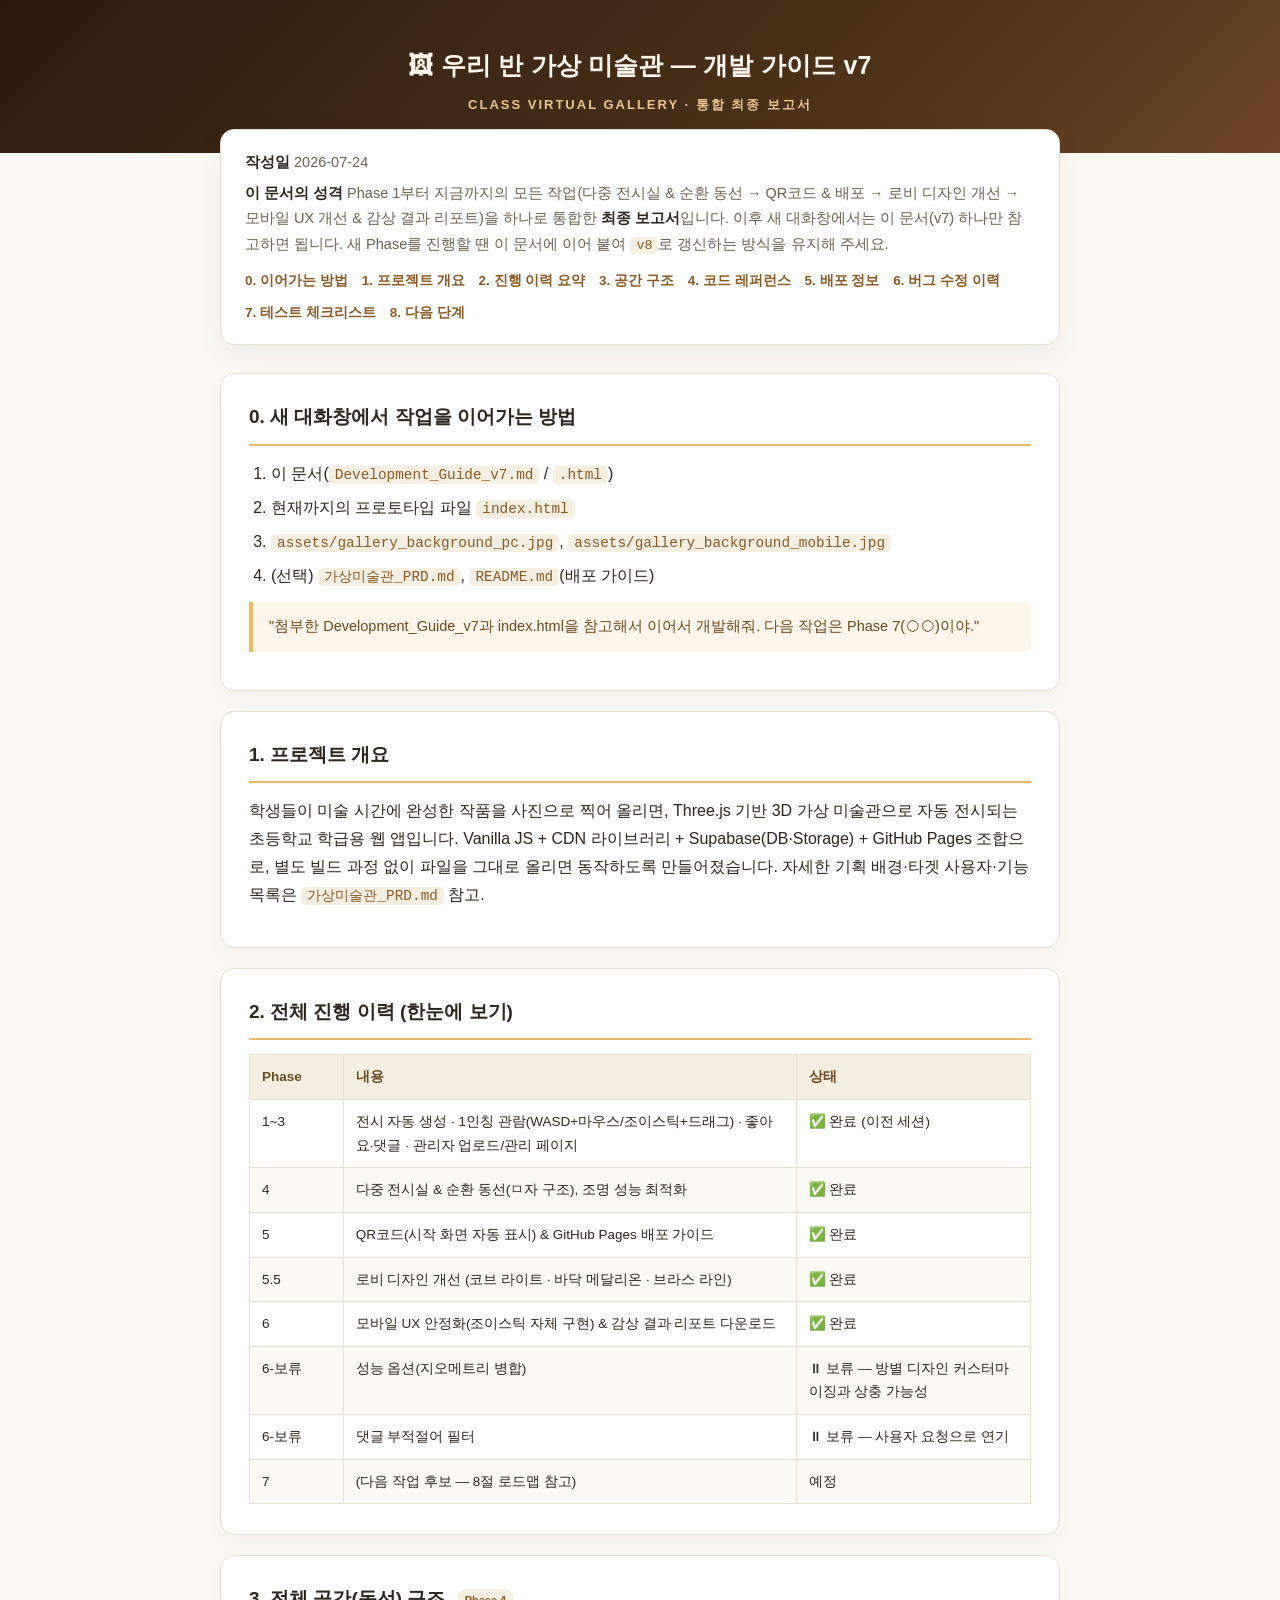
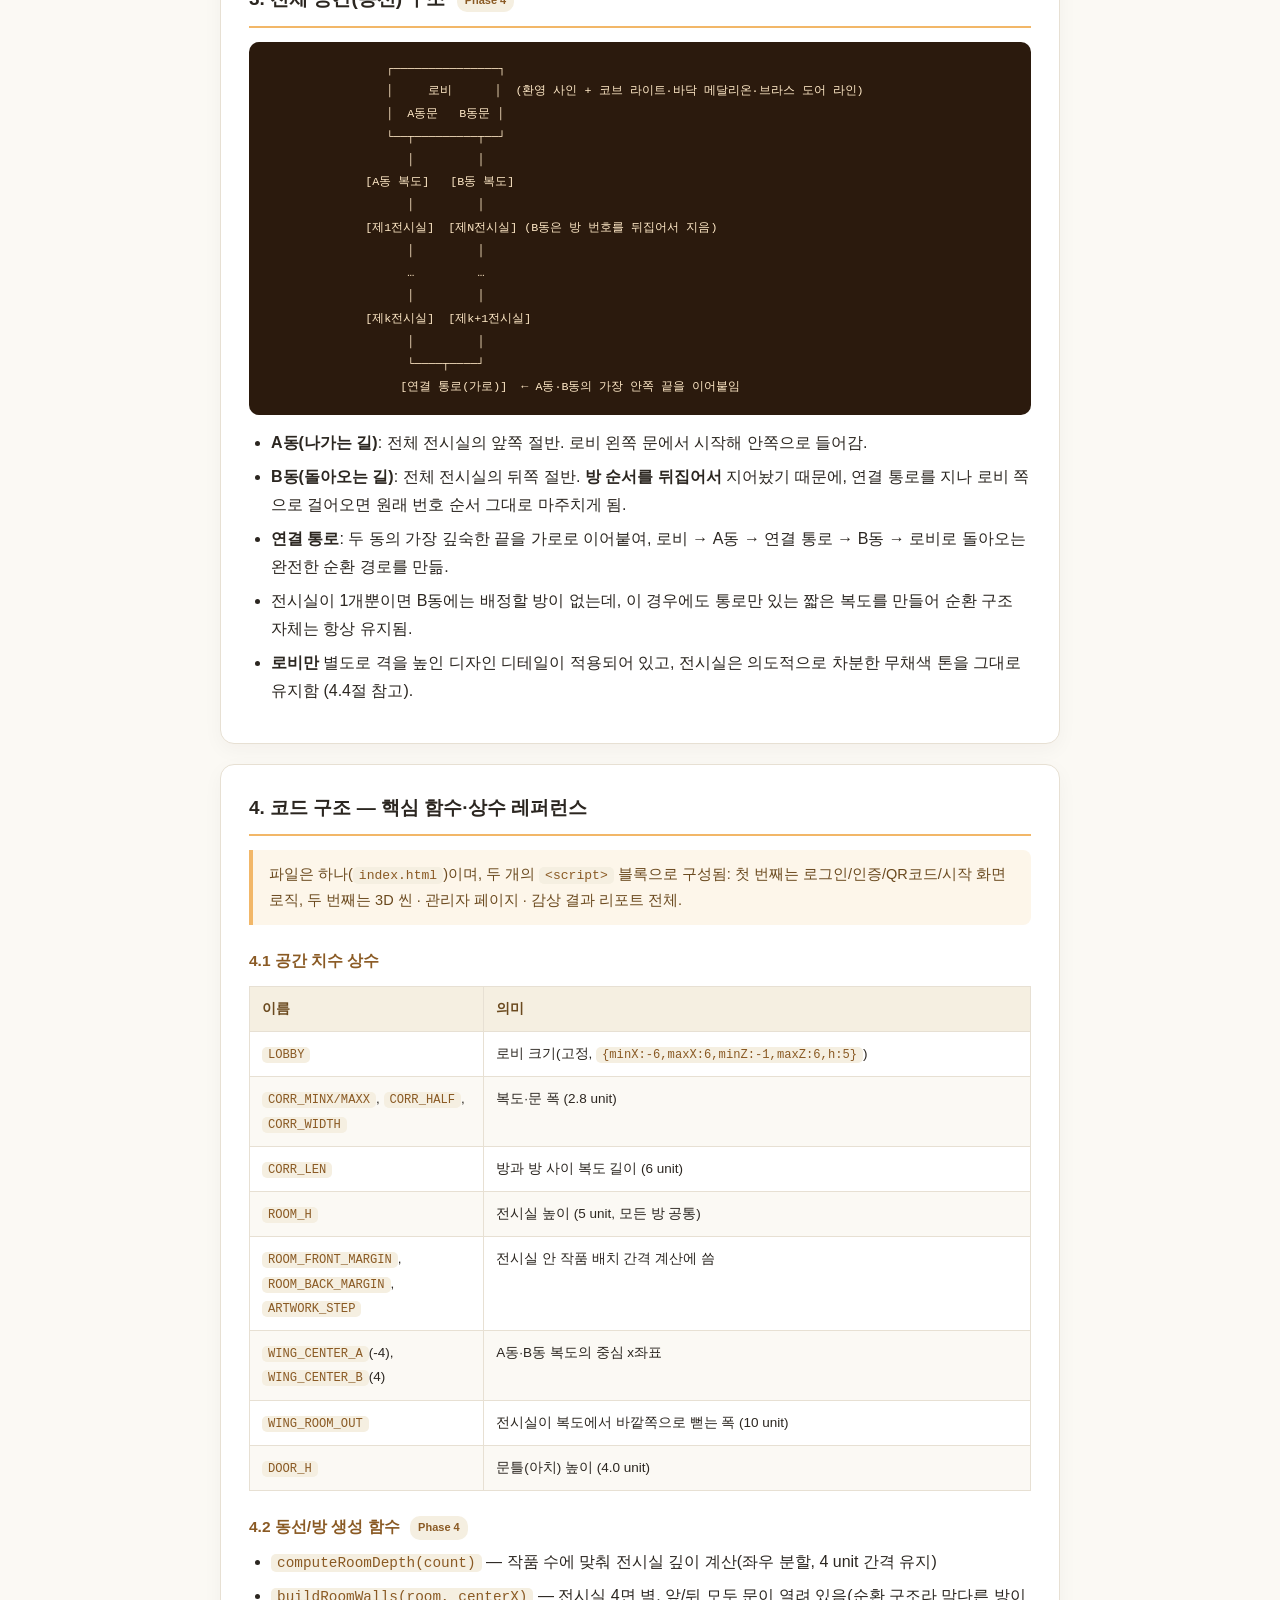
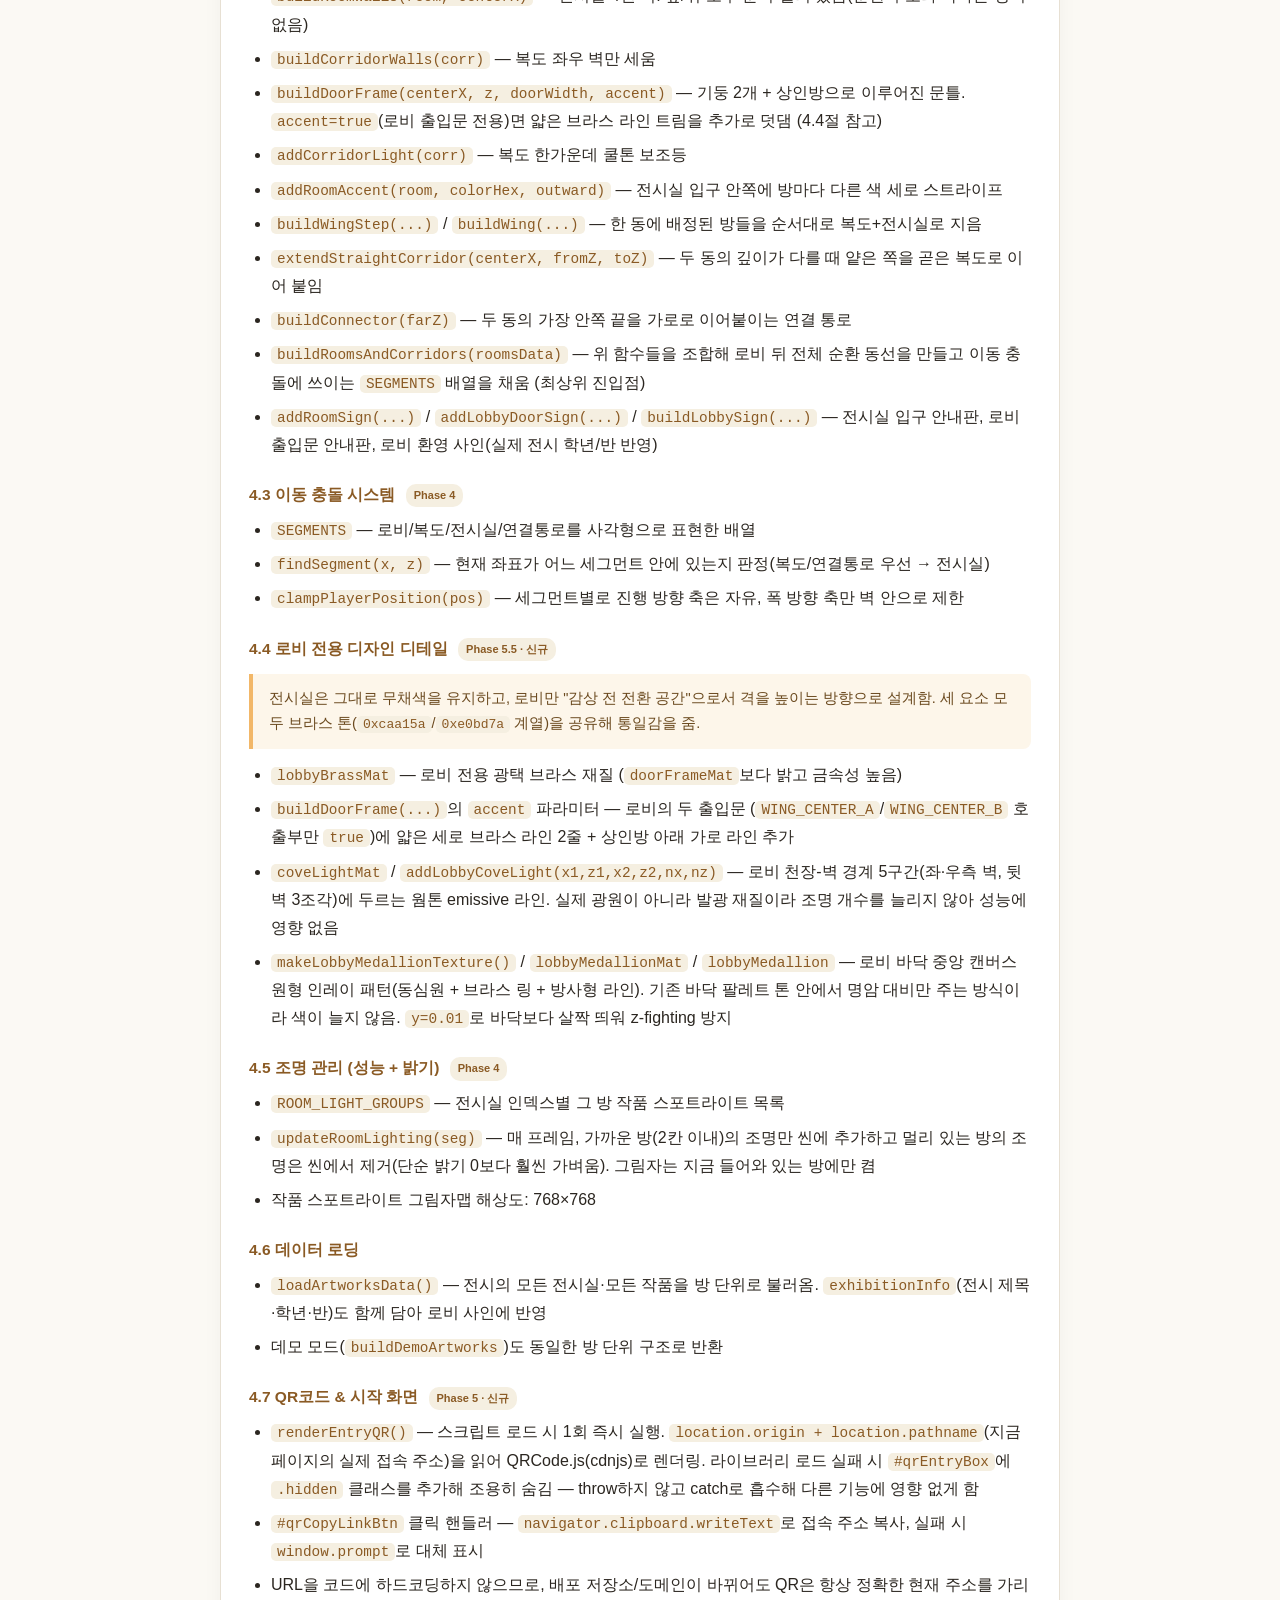
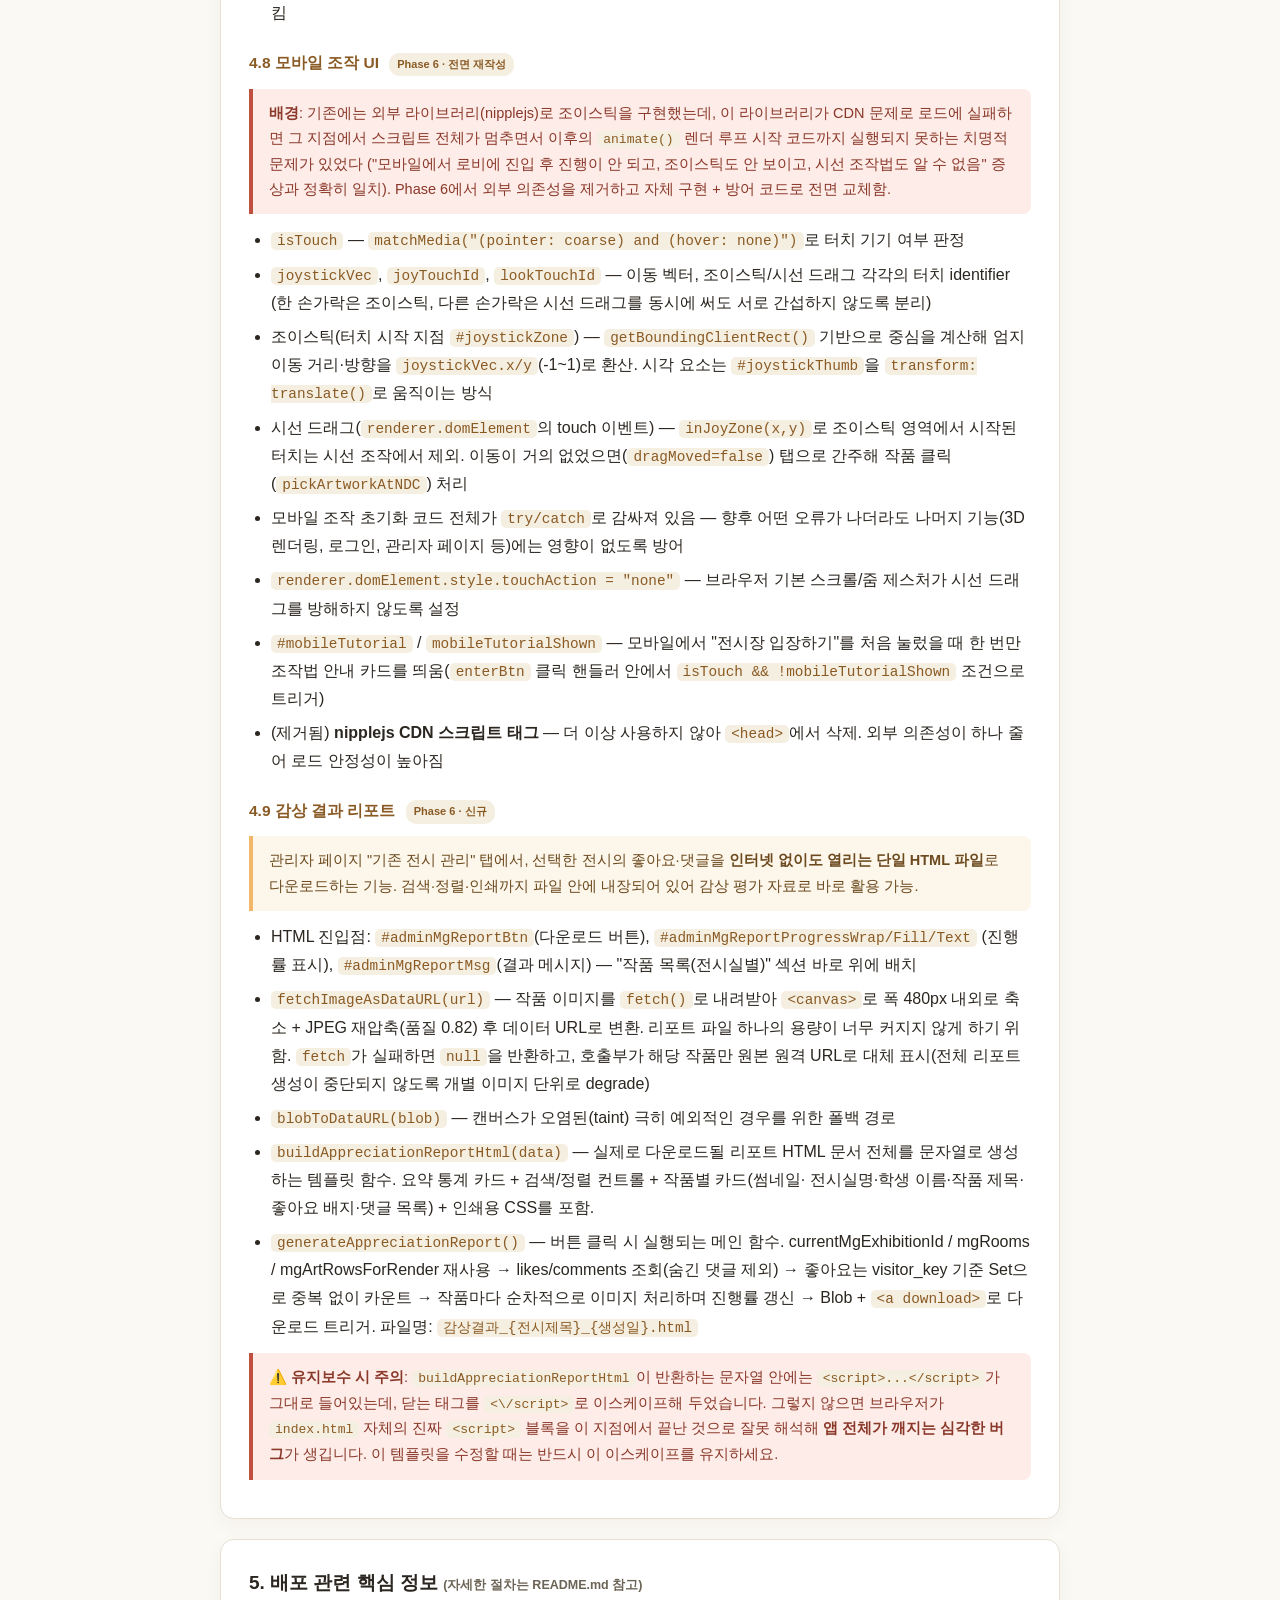
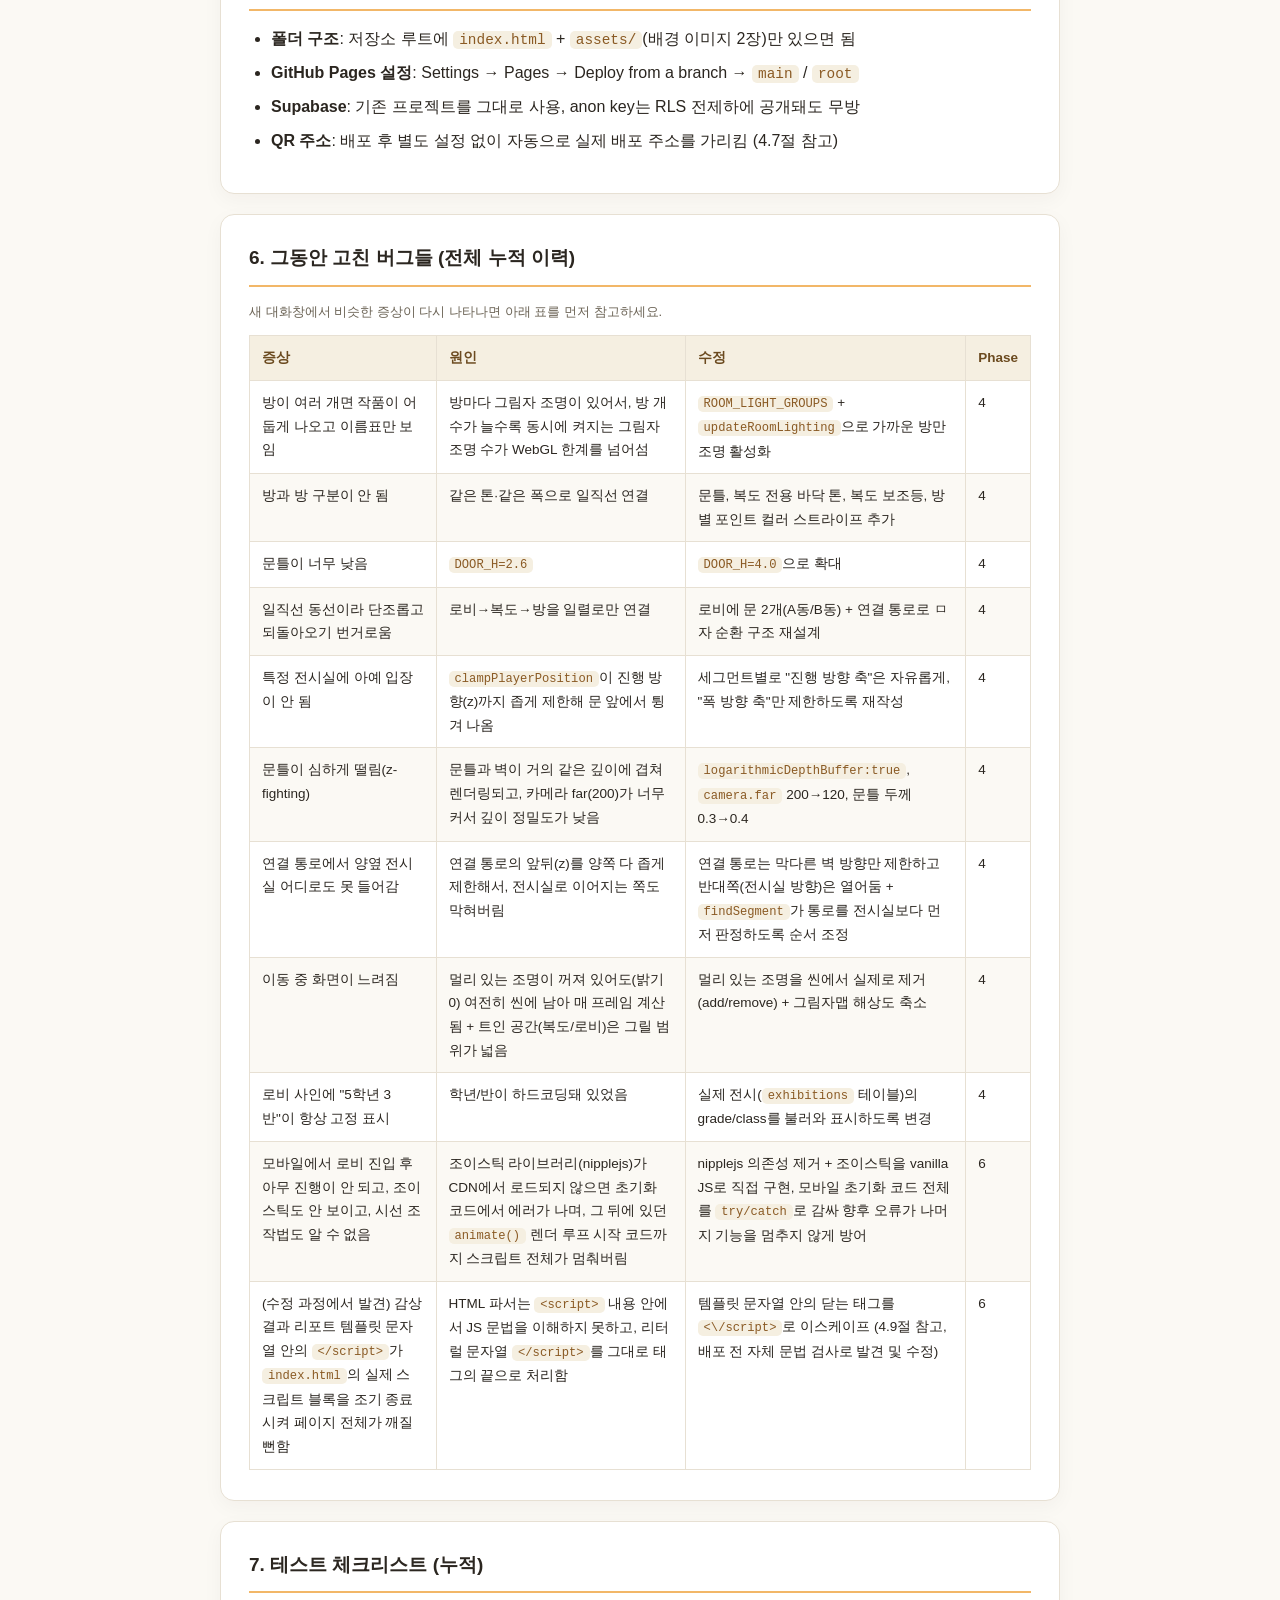
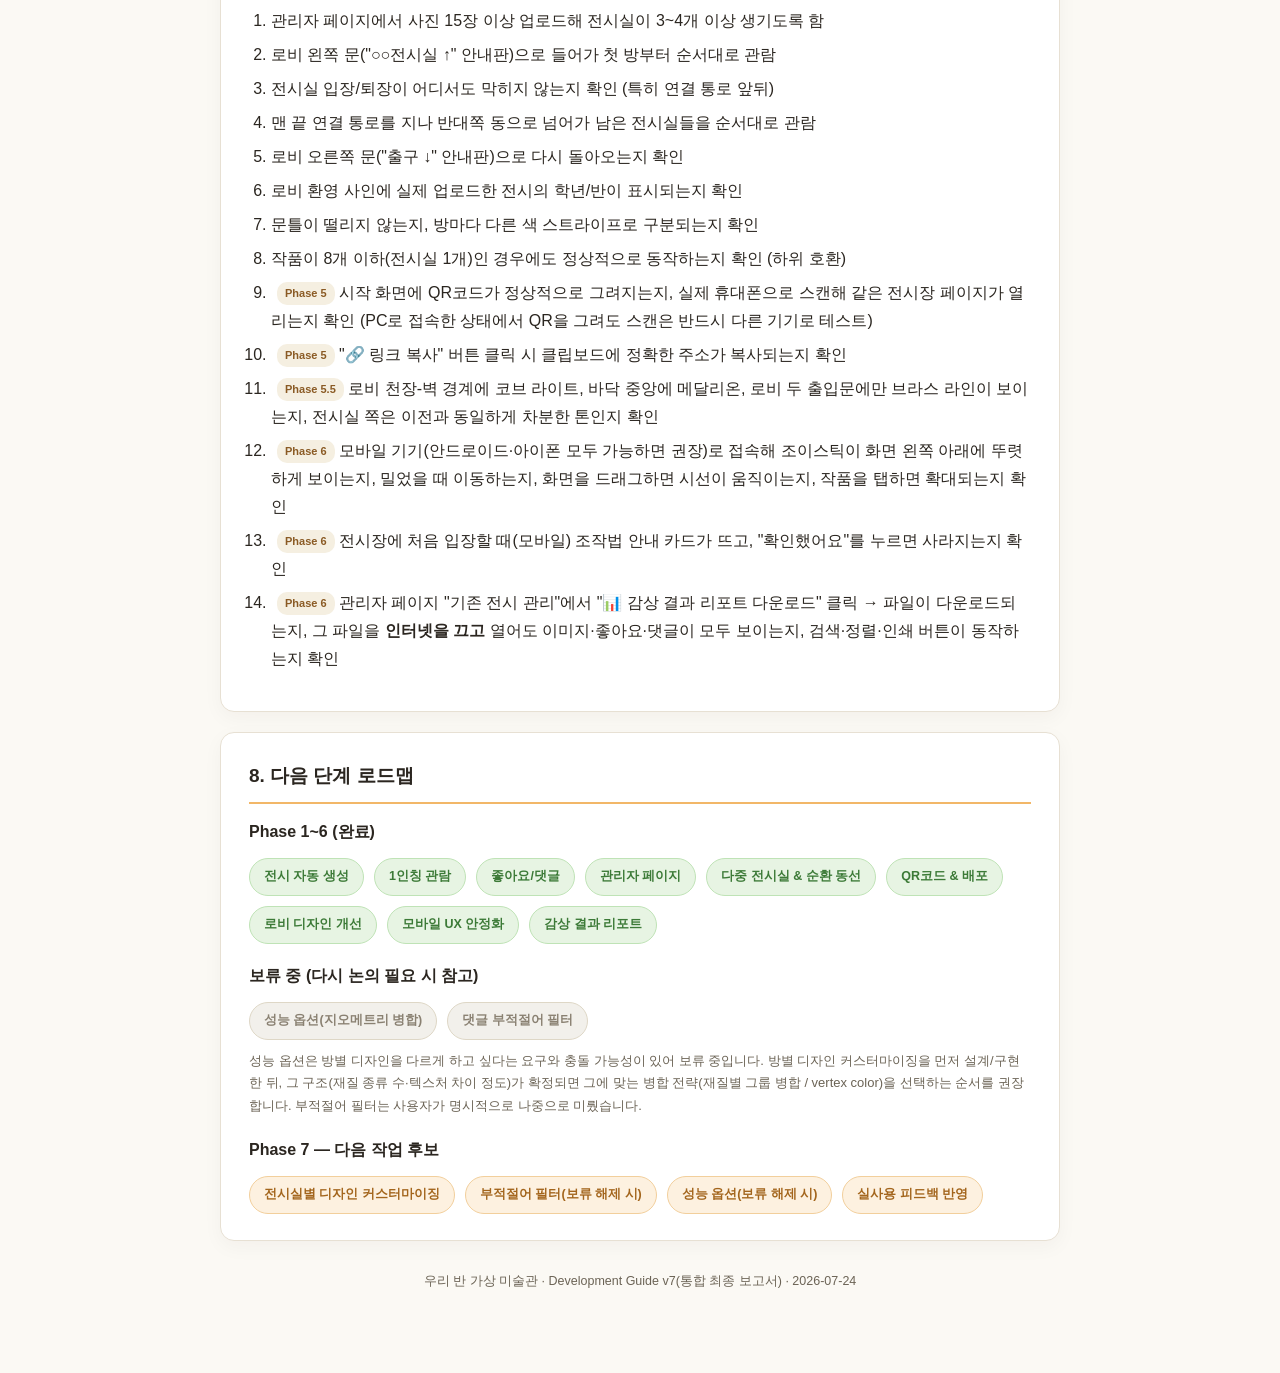
<file: docs/Development_Guide_v7.html>
<!DOCTYPE html>
<html lang="ko">
<head>
<meta charset="UTF-8" />
<meta name="viewport" content="width=device-width, initial-scale=1.0" />
<title>우리 반 가상 미술관 — 개발 가이드 v7 (통합 최종 보고서)</title>
<style>
  :root {
    --ink:#2b2620; --sub:#6b6355; --line:#e7e0d3;
    --bg:#fbf9f4; --card:#ffffff;
    --accent:#c9813f; --accent-soft:#f2b768;
    --code-bg:#2b1a0d; --code-ink:#ffe9c7;
    --table-head:#f5efe1;
  }
  * { box-sizing:border-box; }
  html,body { margin:0; padding:0; background:var(--bg); color:var(--ink);
    font-family:"Noto Sans KR","Malgun Gothic",-apple-system,BlinkMacSystemFont,sans-serif;
    line-height:1.75; }
  body { padding:0 0 80px; }

  header.doc-head {
    background:linear-gradient(135deg, #2b1a0d 0%, #4a2f18 60%, #6b4423 100%);
    color:#fff8ec; padding:44px 24px 36px; text-align:center;
  }
  header.doc-head h1 { font-size:25px; font-weight:800; letter-spacing:0.2px; margin:0 0 6px; }
  header.doc-head .subtitle { font-size:13px; color:#e9c793; letter-spacing:2px; font-weight:700; }

  main { max-width:880px; margin:-24px auto 0; padding:0 20px; }

  .meta-card { background:var(--card); border:1px solid var(--line); border-radius:14px;
    padding:20px 24px; margin-bottom:28px; box-shadow:0 10px 30px rgba(43,26,13,0.06);
    font-size:14.5px; color:var(--sub); }
  .meta-card .meta-row { margin-bottom:6px; }
  .meta-card .meta-row:last-child { margin-bottom:0; }
  .meta-card b { color:var(--ink); }
  .meta-card code { background:var(--table-head); padding:1px 6px; border-radius:5px; font-size:0.92em; color:#8a5a24;}

  section { background:var(--card); border:1px solid var(--line); border-radius:14px;
    padding:26px 28px; margin-bottom:20px; box-shadow:0 6px 20px rgba(43,26,13,0.04); }

  h2 { font-size:19px; font-weight:800; color:var(--ink); margin:0 0 14px;
    padding-bottom:10px; border-bottom:2px solid var(--accent-soft); }
  h3 { font-size:15.5px; font-weight:800; color:#8a5a24; margin:22px 0 8px; }
  h3:first-child { margin-top:0; }
  h4 { font-size:13.5px; font-weight:800; color:#a3651c; margin:16px 0 6px; }

  p { margin:0 0 12px; }
  ol, ul { margin:0 0 12px; padding-left:22px; }
  li { margin-bottom:6px; }
  li:last-child { margin-bottom:0; }

  code { font-family:"SFMono-Regular",Consolas,"Liberation Mono",Menlo,monospace; font-size:0.9em; }
  p code, li code, td code, .meta-card code { background:var(--table-head); color:#8a5a24; padding:1px 6px; border-radius:5px; }

  pre { background:var(--code-bg); color:var(--code-ink); padding:16px 18px; border-radius:10px;
    overflow-x:auto; font-size:13px; margin:10px 0 14px; }
  pre code { background:none; color:inherit; padding:0; }

  blockquote { border-left:4px solid var(--accent-soft); background:#fdf6ea;
    margin:12px 0; padding:12px 16px; border-radius:0 8px 8px 0; color:#6b4a1f; font-size:14.5px;}
  blockquote p { margin:0; }
  blockquote.warn { border-left-color:#c0503f; background:#fdece7; color:#8a382a; }

  table { width:100%; border-collapse:collapse; margin:12px 0 4px; font-size:13.5px; }
  th, td { border:1px solid var(--line); padding:10px 12px; text-align:left; vertical-align:top; }
  th { background:var(--table-head); font-weight:800; color:#6b4a1f; }
  tr:nth-child(even) td { background:#fbf9f4; }

  .phase-summary { display:flex; flex-wrap:wrap; gap:10px; margin-top:6px; }
  .phase-pill { font-size:12.5px; font-weight:800; padding:7px 14px; border-radius:20px; }
  .phase-pill.done { background:#e7f4e3; color:#3c7a37; border:1px solid #bfe3b6; }
  .phase-pill.next { background:#fdf1e0; color:#a3651c; border:1px solid #f2cf9c; }
  .phase-pill.hold { background:#f2f0eb; color:#8a8172; border:1px solid #ded7c6; }

  .toc { display:flex; flex-wrap:wrap; gap:8px 14px; font-size:13.5px; }
  .toc a { color:#8a5a24; text-decoration:none; font-weight:700; }
  .toc a:hover { text-decoration:underline; }

  .tag { display:inline-block; font-size:11px; font-weight:800; padding:2px 8px; border-radius:10px;
    background:#f5efe1; color:#8a5a24; margin-left:6px; vertical-align:middle; }

  footer { text-align:center; color:var(--sub); font-size:12.5px; margin-top:30px; }
</style>
</head>
<body>

<header class="doc-head">
  <h1>🖼 우리 반 가상 미술관 — 개발 가이드 v7</h1>
  <div class="subtitle">CLASS VIRTUAL GALLERY · 통합 최종 보고서</div>
</header>

<main>

  <div class="meta-card">
    <div class="meta-row"><b>작성일</b> 2026-07-24</div>
    <div class="meta-row"><b>이 문서의 성격</b> Phase 1부터 지금까지의 모든 작업(다중 전시실 &amp;
      순환 동선 → QR코드 &amp; 배포 → 로비 디자인 개선 → 모바일 UX 개선 &amp; 감상 결과 리포트)을
      하나로 통합한 <b>최종 보고서</b>입니다. 이후 새 대화창에서는 이 문서(v7) 하나만 참고하면
      됩니다. 새 Phase를 진행할 땐 이 문서에 이어 붙여 <code>v8</code>로 갱신하는 방식을 유지해 주세요.</div>
    <div class="meta-row" style="margin-top:12px;">
      <div class="toc">
        <a href="#s0">0. 이어가는 방법</a>
        <a href="#s1">1. 프로젝트 개요</a>
        <a href="#s2">2. 진행 이력 요약</a>
        <a href="#s3">3. 공간 구조</a>
        <a href="#s4">4. 코드 레퍼런스</a>
        <a href="#s5">5. 배포 정보</a>
        <a href="#s6">6. 버그 수정 이력</a>
        <a href="#s7">7. 테스트 체크리스트</a>
        <a href="#s8">8. 다음 단계</a>
      </div>
    </div>
  </div>

  <section id="s0">
    <h2>0. 새 대화창에서 작업을 이어가는 방법</h2>
    <ol>
      <li>이 문서(<code>Development_Guide_v7.md</code> / <code>.html</code>)</li>
      <li>현재까지의 프로토타입 파일 <code>index.html</code></li>
      <li><code>assets/gallery_background_pc.jpg</code>, <code>assets/gallery_background_mobile.jpg</code></li>
      <li>(선택) <code>가상미술관_PRD.md</code>, <code>README.md</code>(배포 가이드)</li>
    </ol>
    <blockquote><p>"첨부한 Development_Guide_v7과 index.html을 참고해서 이어서 개발해줘. 다음 작업은 Phase 7(◯◯)이야."</p></blockquote>
  </section>

  <section id="s1">
    <h2>1. 프로젝트 개요</h2>
    <p>학생들이 미술 시간에 완성한 작품을 사진으로 찍어 올리면, Three.js 기반 3D 가상 미술관으로
    자동 전시되는 초등학교 학급용 웹 앱입니다. Vanilla JS + CDN 라이브러리 + Supabase(DB·Storage)
    + GitHub Pages 조합으로, 별도 빌드 과정 없이 파일을 그대로 올리면 동작하도록 만들어졌습니다.
    자세한 기획 배경·타겟 사용자·기능 목록은 <code>가상미술관_PRD.md</code> 참고.</p>
  </section>

  <section id="s2">
    <h2>2. 전체 진행 이력 (한눈에 보기)</h2>
    <table>
      <thead><tr><th style="width:12%;">Phase</th><th style="width:58%;">내용</th><th style="width:30%;">상태</th></tr></thead>
      <tbody>
        <tr><td>1~3</td><td>전시 자동 생성 · 1인칭 관람(WASD+마우스/조이스틱+드래그) · 좋아요·댓글 · 관리자 업로드/관리 페이지</td><td>✅ 완료 (이전 세션)</td></tr>
        <tr><td>4</td><td>다중 전시실 &amp; 순환 동선(ㅁ자 구조), 조명 성능 최적화</td><td>✅ 완료</td></tr>
        <tr><td>5</td><td>QR코드(시작 화면 자동 표시) &amp; GitHub Pages 배포 가이드</td><td>✅ 완료</td></tr>
        <tr><td>5.5</td><td>로비 디자인 개선 (코브 라이트 · 바닥 메달리온 · 브라스 라인)</td><td>✅ 완료</td></tr>
        <tr><td>6</td><td>모바일 UX 안정화(조이스틱 자체 구현) &amp; 감상 결과 리포트 다운로드</td><td>✅ 완료</td></tr>
        <tr><td>6-보류</td><td>성능 옵션(지오메트리 병합)</td><td>⏸ 보류 — 방별 디자인 커스터마이징과 상충 가능성</td></tr>
        <tr><td>6-보류</td><td>댓글 부적절어 필터</td><td>⏸ 보류 — 사용자 요청으로 연기</td></tr>
        <tr><td>7</td><td>(다음 작업 후보 — 8절 로드맵 참고)</td><td>예정</td></tr>
      </tbody>
    </table>
  </section>

  <section id="s3">
    <h2>3. 전체 공간(동선) 구조 <span class="tag">Phase 4</span></h2>
<pre><code>                 ┌───────────────┐
                 │     로비      │  (환영 사인 + 코브 라이트·바닥 메달리온·브라스 도어 라인)
                 │  A동문   B동문 │
                 └──┬─────────┬──┘
                    │         │
              [A동 복도]   [B동 복도]
                    │         │
              [제1전시실]  [제N전시실] (B동은 방 번호를 뒤집어서 지음)
                    │         │
                    …         …
                    │         │
              [제k전시실]  [제k+1전시실]
                    │         │
                    └────┬────┘
                   [연결 통로(가로)]  ← A동·B동의 가장 안쪽 끝을 이어붙임</code></pre>
    <ul>
      <li><b>A동(나가는 길)</b>: 전체 전시실의 앞쪽 절반. 로비 왼쪽 문에서 시작해 안쪽으로 들어감.</li>
      <li><b>B동(돌아오는 길)</b>: 전체 전시실의 뒤쪽 절반. <b>방 순서를 뒤집어서</b> 지어놨기 때문에,
        연결 통로를 지나 로비 쪽으로 걸어오면 원래 번호 순서 그대로 마주치게 됨.</li>
      <li><b>연결 통로</b>: 두 동의 가장 깊숙한 끝을 가로로 이어붙여, 로비 → A동 → 연결 통로 → B동 →
        로비로 돌아오는 완전한 순환 경로를 만듦.</li>
      <li>전시실이 1개뿐이면 B동에는 배정할 방이 없는데, 이 경우에도 통로만 있는 짧은 복도를 만들어
        순환 구조 자체는 항상 유지됨.</li>
      <li><b>로비만</b> 별도로 격을 높인 디자인 디테일이 적용되어 있고, 전시실은 의도적으로 차분한
        무채색 톤을 그대로 유지함 (4.4절 참고).</li>
    </ul>
  </section>

  <section id="s4">
    <h2>4. 코드 구조 — 핵심 함수·상수 레퍼런스</h2>
    <blockquote><p>파일은 하나(<code>index.html</code>)이며, 두 개의 <code>&lt;script&gt;</code> 블록으로
    구성됨: 첫 번째는 로그인/인증/QR코드/시작 화면 로직, 두 번째는 3D 씬 · 관리자 페이지 · 감상
    결과 리포트 전체.</p></blockquote>

    <h3>4.1 공간 치수 상수</h3>
    <table>
      <thead><tr><th style="width:30%;">이름</th><th>의미</th></tr></thead>
      <tbody>
        <tr><td><code>LOBBY</code></td><td>로비 크기(고정, <code>{minX:-6,maxX:6,minZ:-1,maxZ:6,h:5}</code>)</td></tr>
        <tr><td><code>CORR_MINX/MAXX</code>, <code>CORR_HALF</code>, <code>CORR_WIDTH</code></td><td>복도·문 폭 (2.8 unit)</td></tr>
        <tr><td><code>CORR_LEN</code></td><td>방과 방 사이 복도 길이 (6 unit)</td></tr>
        <tr><td><code>ROOM_H</code></td><td>전시실 높이 (5 unit, 모든 방 공통)</td></tr>
        <tr><td><code>ROOM_FRONT_MARGIN</code>, <code>ROOM_BACK_MARGIN</code>, <code>ARTWORK_STEP</code></td><td>전시실 안 작품 배치 간격 계산에 씀</td></tr>
        <tr><td><code>WING_CENTER_A</code>(-4), <code>WING_CENTER_B</code>(4)</td><td>A동·B동 복도의 중심 x좌표</td></tr>
        <tr><td><code>WING_ROOM_OUT</code></td><td>전시실이 복도에서 바깥쪽으로 뻗는 폭 (10 unit)</td></tr>
        <tr><td><code>DOOR_H</code></td><td>문틀(아치) 높이 (4.0 unit)</td></tr>
      </tbody>
    </table>

    <h3>4.2 동선/방 생성 함수 <span class="tag">Phase 4</span></h3>
    <ul>
      <li><code>computeRoomDepth(count)</code> — 작품 수에 맞춰 전시실 깊이 계산(좌우 분할, 4 unit 간격 유지)</li>
      <li><code>buildRoomWalls(room, centerX)</code> — 전시실 4면 벽. 앞/뒤 모두 문이 열려 있음(순환 구조라 막다른 방이 없음)</li>
      <li><code>buildCorridorWalls(corr)</code> — 복도 좌우 벽만 세움</li>
      <li><code>buildDoorFrame(centerX, z, doorWidth, accent)</code> — 기둥 2개 + 상인방으로 이루어진 문틀.
        <code>accent=true</code>(로비 출입문 전용)면 얇은 브라스 라인 트림을 추가로 덧댐 (4.4절 참고)</li>
      <li><code>addCorridorLight(corr)</code> — 복도 한가운데 쿨톤 보조등</li>
      <li><code>addRoomAccent(room, colorHex, outward)</code> — 전시실 입구 안쪽에 방마다 다른 색 세로 스트라이프</li>
      <li><code>buildWingStep(...)</code> / <code>buildWing(...)</code> — 한 동에 배정된 방들을 순서대로 복도+전시실로 지음</li>
      <li><code>extendStraightCorridor(centerX, fromZ, toZ)</code> — 두 동의 깊이가 다를 때 얕은 쪽을 곧은 복도로 이어 붙임</li>
      <li><code>buildConnector(farZ)</code> — 두 동의 가장 안쪽 끝을 가로로 이어붙이는 연결 통로</li>
      <li><code>buildRoomsAndCorridors(roomsData)</code> — 위 함수들을 조합해 로비 뒤 전체 순환 동선을
        만들고 이동 충돌에 쓰이는 <code>SEGMENTS</code> 배열을 채움 (최상위 진입점)</li>
      <li><code>addRoomSign(...)</code> / <code>addLobbyDoorSign(...)</code> / <code>buildLobbySign(...)</code>
        — 전시실 입구 안내판, 로비 출입문 안내판, 로비 환영 사인(실제 전시 학년/반 반영)</li>
    </ul>

    <h3>4.3 이동 충돌 시스템 <span class="tag">Phase 4</span></h3>
    <ul>
      <li><code>SEGMENTS</code> — 로비/복도/전시실/연결통로를 사각형으로 표현한 배열</li>
      <li><code>findSegment(x, z)</code> — 현재 좌표가 어느 세그먼트 안에 있는지 판정(복도/연결통로 우선 → 전시실)</li>
      <li><code>clampPlayerPosition(pos)</code> — 세그먼트별로 진행 방향 축은 자유, 폭 방향 축만 벽 안으로 제한</li>
    </ul>

    <h3>4.4 로비 전용 디자인 디테일 <span class="tag">Phase 5.5 · 신규</span></h3>
    <blockquote><p>전시실은 그대로 무채색을 유지하고, 로비만 "감상 전 전환 공간"으로서 격을 높이는
    방향으로 설계함. 세 요소 모두 브라스 톤(<code>0xcaa15a</code>/<code>0xe0bd7a</code> 계열)을
    공유해 통일감을 줌.</p></blockquote>
    <ul>
      <li><code>lobbyBrassMat</code> — 로비 전용 광택 브라스 재질 (<code>doorFrameMat</code>보다 밝고 금속성 높음)</li>
      <li><code>buildDoorFrame(...)</code>의 <code>accent</code> 파라미터 — 로비의 두 출입문
        (<code>WING_CENTER_A</code>/<code>WING_CENTER_B</code> 호출부만 <code>true</code>)에 얇은
        세로 브라스 라인 2줄 + 상인방 아래 가로 라인 추가</li>
      <li><code>coveLightMat</code> / <code>addLobbyCoveLight(x1,z1,x2,z2,nx,nz)</code> — 로비 천장-벽
        경계 5구간(좌·우측 벽, 뒷벽 3조각)에 두르는 웜톤 emissive 라인. 실제 광원이 아니라 발광
        재질이라 조명 개수를 늘리지 않아 성능에 영향 없음</li>
      <li><code>makeLobbyMedallionTexture()</code> / <code>lobbyMedallionMat</code> / <code>lobbyMedallion</code>
        — 로비 바닥 중앙 캔버스 원형 인레이 패턴(동심원 + 브라스 링 + 방사형 라인). 기존 바닥 팔레트
        톤 안에서 명암 대비만 주는 방식이라 색이 늘지 않음. <code>y=0.01</code>로 바닥보다 살짝
        띄워 z-fighting 방지</li>
    </ul>

    <h3>4.5 조명 관리 (성능 + 밝기) <span class="tag">Phase 4</span></h3>
    <ul>
      <li><code>ROOM_LIGHT_GROUPS</code> — 전시실 인덱스별 그 방 작품 스포트라이트 목록</li>
      <li><code>updateRoomLighting(seg)</code> — 매 프레임, 가까운 방(2칸 이내)의 조명만 씬에 추가하고
        멀리 있는 방의 조명은 씬에서 제거(단순 밝기 0보다 훨씬 가벼움). 그림자는 지금 들어와 있는
        방에만 켬</li>
      <li>작품 스포트라이트 그림자맵 해상도: 768×768</li>
    </ul>

    <h3>4.6 데이터 로딩</h3>
    <ul>
      <li><code>loadArtworksData()</code> — 전시의 모든 전시실·모든 작품을 방 단위로 불러옴.
        <code>exhibitionInfo</code>(전시 제목·학년·반)도 함께 담아 로비 사인에 반영</li>
      <li>데모 모드(<code>buildDemoArtworks</code>)도 동일한 방 단위 구조로 반환</li>
    </ul>

    <h3>4.7 QR코드 &amp; 시작 화면 <span class="tag">Phase 5 · 신규</span></h3>
    <ul>
      <li><code>renderEntryQR()</code> — 스크립트 로드 시 1회 즉시 실행. <code>location.origin +
        location.pathname</code>(지금 페이지의 실제 접속 주소)을 읽어 QRCode.js(cdnjs)로 렌더링.
        라이브러리 로드 실패 시 <code>#qrEntryBox</code>에 <code>.hidden</code> 클래스를 추가해
        조용히 숨김 — throw하지 않고 catch로 흡수해 다른 기능에 영향 없게 함</li>
      <li><code>#qrCopyLinkBtn</code> 클릭 핸들러 — <code>navigator.clipboard.writeText</code>로
        접속 주소 복사, 실패 시 <code>window.prompt</code>로 대체 표시</li>
      <li>URL을 코드에 하드코딩하지 않으므로, 배포 저장소/도메인이 바뀌어도 QR은 항상 정확한
        현재 주소를 가리킴</li>
    </ul>

    <h3>4.8 모바일 조작 UI <span class="tag">Phase 6 · 전면 재작성</span></h3>
    <blockquote class="warn"><p><b>배경</b>: 기존에는 외부 라이브러리(nipplejs)로 조이스틱을 구현했는데,
    이 라이브러리가 CDN 문제로 로드에 실패하면 그 지점에서 스크립트 전체가 멈추면서 이후의
    <code>animate()</code> 렌더 루프 시작 코드까지 실행되지 못하는 치명적 문제가 있었다
    ("모바일에서 로비에 진입 후 진행이 안 되고, 조이스틱도 안 보이고, 시선 조작법도 알 수 없음"
    증상과 정확히 일치). Phase 6에서 외부 의존성을 제거하고 자체 구현 + 방어 코드로 전면 교체함.</p></blockquote>
    <ul>
      <li><code>isTouch</code> — <code>matchMedia("(pointer: coarse) and (hover: none)")</code>로 터치 기기 여부 판정</li>
      <li><code>joystickVec</code>, <code>joyTouchId</code>, <code>lookTouchId</code> — 이동 벡터,
        조이스틱/시선 드래그 각각의 터치 identifier (한 손가락은 조이스틱, 다른 손가락은 시선
        드래그를 동시에 써도 서로 간섭하지 않도록 분리)</li>
      <li>조이스틱(터치 시작 지점 <code>#joystickZone</code>) — <code>getBoundingClientRect()</code>
        기반으로 중심을 계산해 엄지 이동 거리·방향을 <code>joystickVec.x/y</code>(-1~1)로 환산.
        시각 요소는 <code>#joystickThumb</code>을 <code>transform: translate()</code>로 움직이는 방식</li>
      <li>시선 드래그(<code>renderer.domElement</code>의 touch 이벤트) — <code>inJoyZone(x,y)</code>로
        조이스틱 영역에서 시작된 터치는 시선 조작에서 제외. 이동이 거의 없었으면(<code>dragMoved=false</code>)
        탭으로 간주해 작품 클릭(<code>pickArtworkAtNDC</code>) 처리</li>
      <li>모바일 조작 초기화 코드 전체가 <code>try/catch</code>로 감싸져 있음 — 향후 어떤 오류가
        나더라도 나머지 기능(3D 렌더링, 로그인, 관리자 페이지 등)에는 영향이 없도록 방어</li>
      <li><code>renderer.domElement.style.touchAction = "none"</code> — 브라우저 기본 스크롤/줌
        제스처가 시선 드래그를 방해하지 않도록 설정</li>
      <li><code>#mobileTutorial</code> / <code>mobileTutorialShown</code> — 모바일에서 "전시장
        입장하기"를 처음 눌렀을 때 한 번만 조작법 안내 카드를 띄움(<code>enterBtn</code> 클릭
        핸들러 안에서 <code>isTouch && !mobileTutorialShown</code> 조건으로 트리거)</li>
      <li>(제거됨) <b>nipplejs CDN 스크립트 태그</b> — 더 이상 사용하지 않아 <code>&lt;head&gt;</code>에서
        삭제. 외부 의존성이 하나 줄어 로드 안정성이 높아짐</li>
    </ul>

    <h3>4.9 감상 결과 리포트 <span class="tag">Phase 6 · 신규</span></h3>
    <blockquote><p>관리자 페이지 "기존 전시 관리" 탭에서, 선택한 전시의 좋아요·댓글을
    <b>인터넷 없이도 열리는 단일 HTML 파일</b>로 다운로드하는 기능. 검색·정렬·인쇄까지 파일 안에
    내장되어 있어 감상 평가 자료로 바로 활용 가능.</p></blockquote>
    <ul>
      <li>HTML 진입점: <code>#adminMgReportBtn</code>(다운로드 버튼), <code>#adminMgReportProgressWrap/Fill/Text</code>
        (진행률 표시), <code>#adminMgReportMsg</code>(결과 메시지) — "작품 목록(전시실별)" 섹션 바로 위에 배치</li>
      <li><code>fetchImageAsDataURL(url)</code> — 작품 이미지를 <code>fetch()</code>로 내려받아
        <code>&lt;canvas&gt;</code>로 폭 480px 내외로 축소 + JPEG 재압축(품질 0.82) 후 데이터 URL로
        변환. 리포트 파일 하나의 용량이 너무 커지지 않게 하기 위함. <code>fetch</code>가 실패하면
        <code>null</code>을 반환하고, 호출부가 해당 작품만 원본 원격 URL로 대체 표시(전체 리포트
        생성이 중단되지 않도록 개별 이미지 단위로 degrade)</li>
      <li><code>blobToDataURL(blob)</code> — 캔버스가 오염된(taint) 극히 예외적인 경우를 위한 폴백 경로</li>
      <li><code>buildAppreciationReportHtml(data)</code> — 실제로 다운로드될 리포트 HTML 문서 전체를
        문자열로 생성하는 템플릿 함수. 요약 통계 카드 + 검색/정렬 컨트롤 + 작품별 카드(썸네일·
        전시실명·학생 이름·작품 제목·좋아요 배지·댓글 목록) + 인쇄용 CSS를 포함.</li>
      <li><code>generateAppreciationReport()</code> — 버튼 클릭 시 실행되는 메인 함수. currentMgExhibitionId
        / mgRooms / mgArtRowsForRender 재사용 → likes/comments 조회(숨긴 댓글 제외) → 좋아요는
        visitor_key 기준 Set으로 중복 없이 카운트 → 작품마다 순차적으로 이미지 처리하며 진행률
        갱신 → Blob + <code>&lt;a download&gt;</code>로 다운로드 트리거. 파일명:
        <code>감상결과_{전시제목}_{생성일}.html</code></li>
    </ul>
    <blockquote class="warn"><p><b>⚠️ 유지보수 시 주의</b>: <code>buildAppreciationReportHtml</code>이
    반환하는 문자열 안에는 <code>&lt;script&gt;...&lt;/script&gt;</code>가 그대로 들어있는데,
    닫는 태그를 <code>&lt;\/script&gt;</code>로 이스케이프해 두었습니다. 그렇지 않으면 브라우저가
    <code>index.html</code> 자체의 진짜 <code>&lt;script&gt;</code> 블록을 이 지점에서 끝난 것으로
    잘못 해석해 <b>앱 전체가 깨지는 심각한 버그</b>가 생깁니다. 이 템플릿을 수정할 때는 반드시 이
    이스케이프를 유지하세요.</p></blockquote>
  </section>

  <section id="s5">
    <h2>5. 배포 관련 핵심 정보 <span style="font-size:12.5px; font-weight:600; color:var(--sub);">(자세한 절차는 README.md 참고)</span></h2>
    <ul>
      <li><b>폴더 구조</b>: 저장소 루트에 <code>index.html</code> + <code>assets/</code>(배경 이미지 2장)만 있으면 됨</li>
      <li><b>GitHub Pages 설정</b>: Settings → Pages → Deploy from a branch → <code>main</code> / <code>root</code></li>
      <li><b>Supabase</b>: 기존 프로젝트를 그대로 사용, anon key는 RLS 전제하에 공개돼도 무방</li>
      <li><b>QR 주소</b>: 배포 후 별도 설정 없이 자동으로 실제 배포 주소를 가리킴 (4.7절 참고)</li>
    </ul>
  </section>

  <section id="s6">
    <h2>6. 그동안 고친 버그들 (전체 누적 이력)</h2>
    <p style="font-size:13px; color:var(--sub);">새 대화창에서 비슷한 증상이 다시 나타나면 아래 표를 먼저 참고하세요.</p>
    <table>
      <thead><tr><th style="width:24%;">증상</th><th style="width:32%;">원인</th><th style="width:36%;">수정</th><th style="width:8%;">Phase</th></tr></thead>
      <tbody>
        <tr><td>방이 여러 개면 작품이 어둡게 나오고 이름표만 보임</td><td>방마다 그림자 조명이 있어서, 방 개수가 늘수록 동시에 켜지는 그림자 조명 수가 WebGL 한계를 넘어섬</td><td><code>ROOM_LIGHT_GROUPS</code> + <code>updateRoomLighting</code>으로 가까운 방만 조명 활성화</td><td>4</td></tr>
        <tr><td>방과 방 구분이 안 됨</td><td>같은 톤·같은 폭으로 일직선 연결</td><td>문틀, 복도 전용 바닥 톤, 복도 보조등, 방별 포인트 컬러 스트라이프 추가</td><td>4</td></tr>
        <tr><td>문틀이 너무 낮음</td><td><code>DOOR_H=2.6</code></td><td><code>DOOR_H=4.0</code>으로 확대</td><td>4</td></tr>
        <tr><td>일직선 동선이라 단조롭고 되돌아오기 번거로움</td><td>로비→복도→방을 일렬로만 연결</td><td>로비에 문 2개(A동/B동) + 연결 통로로 ㅁ자 순환 구조 재설계</td><td>4</td></tr>
        <tr><td>특정 전시실에 아예 입장이 안 됨</td><td><code>clampPlayerPosition</code>이 진행 방향(z)까지 좁게 제한해 문 앞에서 튕겨 나옴</td><td>세그먼트별로 "진행 방향 축"은 자유롭게, "폭 방향 축"만 제한하도록 재작성</td><td>4</td></tr>
        <tr><td>문틀이 심하게 떨림(z-fighting)</td><td>문틀과 벽이 거의 같은 깊이에 겹쳐 렌더링되고, 카메라 far(200)가 너무 커서 깊이 정밀도가 낮음</td><td><code>logarithmicDepthBuffer:true</code>, <code>camera.far</code> 200→120, 문틀 두께 0.3→0.4</td><td>4</td></tr>
        <tr><td>연결 통로에서 양옆 전시실 어디로도 못 들어감</td><td>연결 통로의 앞뒤(z)를 양쪽 다 좁게 제한해서, 전시실로 이어지는 쪽도 막혀버림</td><td>연결 통로는 막다른 벽 방향만 제한하고 반대쪽(전시실 방향)은 열어둠 + <code>findSegment</code>가 통로를 전시실보다 먼저 판정하도록 순서 조정</td><td>4</td></tr>
        <tr><td>이동 중 화면이 느려짐</td><td>멀리 있는 조명이 꺼져 있어도(밝기 0) 여전히 씬에 남아 매 프레임 계산됨 + 트인 공간(복도/로비)은 그릴 범위가 넓음</td><td>멀리 있는 조명을 씬에서 실제로 제거(add/remove) + 그림자맵 해상도 축소</td><td>4</td></tr>
        <tr><td>로비 사인에 "5학년 3반"이 항상 고정 표시</td><td>학년/반이 하드코딩돼 있었음</td><td>실제 전시(<code>exhibitions</code> 테이블)의 grade/class를 불러와 표시하도록 변경</td><td>4</td></tr>
        <tr><td>모바일에서 로비 진입 후 아무 진행이 안 되고, 조이스틱도 안 보이고, 시선 조작법도 알 수 없음</td><td>조이스틱 라이브러리(nipplejs)가 CDN에서 로드되지 않으면 초기화 코드에서 에러가 나며, 그 뒤에 있던 <code>animate()</code> 렌더 루프 시작 코드까지 스크립트 전체가 멈춰버림</td><td>nipplejs 의존성 제거 + 조이스틱을 vanilla JS로 직접 구현, 모바일 초기화 코드 전체를 <code>try/catch</code>로 감싸 향후 오류가 나머지 기능을 멈추지 않게 방어</td><td>6</td></tr>
        <tr><td>(수정 과정에서 발견) 감상 결과 리포트 템플릿 문자열 안의 <code>&lt;/script&gt;</code>가 <code>index.html</code>의 실제 스크립트 블록을 조기 종료시켜 페이지 전체가 깨질 뻔함</td><td>HTML 파서는 <code>&lt;script&gt;</code> 내용 안에서 JS 문법을 이해하지 못하고, 리터럴 문자열 <code>&lt;/script&gt;</code>를 그대로 태그의 끝으로 처리함</td><td>템플릿 문자열 안의 닫는 태그를 <code>&lt;\/script&gt;</code>로 이스케이프 (4.9절 참고, 배포 전 자체 문법 검사로 발견 및 수정)</td><td>6</td></tr>
      </tbody>
    </table>
  </section>

  <section id="s7">
    <h2>7. 테스트 체크리스트 (누적)</h2>
    <ol>
      <li>관리자 페이지에서 사진 15장 이상 업로드해 전시실이 3~4개 이상 생기도록 함</li>
      <li>로비 왼쪽 문("○○전시실 ↑" 안내판)으로 들어가 첫 방부터 순서대로 관람</li>
      <li>전시실 입장/퇴장이 어디서도 막히지 않는지 확인 (특히 연결 통로 앞뒤)</li>
      <li>맨 끝 연결 통로를 지나 반대쪽 동으로 넘어가 남은 전시실들을 순서대로 관람</li>
      <li>로비 오른쪽 문("출구 ↓" 안내판)으로 다시 돌아오는지 확인</li>
      <li>로비 환영 사인에 실제 업로드한 전시의 학년/반이 표시되는지 확인</li>
      <li>문틀이 떨리지 않는지, 방마다 다른 색 스트라이프로 구분되는지 확인</li>
      <li>작품이 8개 이하(전시실 1개)인 경우에도 정상적으로 동작하는지 확인 (하위 호환)</li>
      <li><span class="tag">Phase 5</span> 시작 화면에 QR코드가 정상적으로 그려지는지, 실제 휴대폰으로 스캔해 같은 전시장 페이지가 열리는지 확인 (PC로 접속한 상태에서 QR을 그려도 스캔은 반드시 다른 기기로 테스트)</li>
      <li><span class="tag">Phase 5</span> "🔗 링크 복사" 버튼 클릭 시 클립보드에 정확한 주소가 복사되는지 확인</li>
      <li><span class="tag">Phase 5.5</span> 로비 천장-벽 경계에 코브 라이트, 바닥 중앙에 메달리온, 로비 두 출입문에만 브라스 라인이 보이는지, 전시실 쪽은 이전과 동일하게 차분한 톤인지 확인</li>
      <li><span class="tag">Phase 6</span> 모바일 기기(안드로이드·아이폰 모두 가능하면 권장)로 접속해 조이스틱이 화면 왼쪽 아래에 뚜렷하게 보이는지, 밀었을 때 이동하는지, 화면을 드래그하면 시선이 움직이는지, 작품을 탭하면 확대되는지 확인</li>
      <li><span class="tag">Phase 6</span> 전시장에 처음 입장할 때(모바일) 조작법 안내 카드가 뜨고, "확인했어요"를 누르면 사라지는지 확인</li>
      <li><span class="tag">Phase 6</span> 관리자 페이지 "기존 전시 관리"에서 "📊 감상 결과 리포트 다운로드" 클릭 → 파일이 다운로드되는지, 그 파일을 <b>인터넷을 끄고</b> 열어도 이미지·좋아요·댓글이 모두 보이는지, 검색·정렬·인쇄 버튼이 동작하는지 확인</li>
    </ol>
  </section>

  <section id="s8">
    <h2>8. 다음 단계 로드맵</h2>
    <p><b>Phase 1~6 (완료)</b></p>
    <div class="phase-summary">
      <span class="phase-pill done">전시 자동 생성</span>
      <span class="phase-pill done">1인칭 관람</span>
      <span class="phase-pill done">좋아요/댓글</span>
      <span class="phase-pill done">관리자 페이지</span>
      <span class="phase-pill done">다중 전시실 &amp; 순환 동선</span>
      <span class="phase-pill done">QR코드 &amp; 배포</span>
      <span class="phase-pill done">로비 디자인 개선</span>
      <span class="phase-pill done">모바일 UX 안정화</span>
      <span class="phase-pill done">감상 결과 리포트</span>
    </div>

    <p style="margin-top:18px;"><b>보류 중 (다시 논의 필요 시 참고)</b></p>
    <div class="phase-summary">
      <span class="phase-pill hold">성능 옵션(지오메트리 병합)</span>
      <span class="phase-pill hold">댓글 부적절어 필터</span>
    </div>
    <p style="font-size:13px; color:var(--sub); margin-top:10px;">
      성능 옵션은 방별 디자인을 다르게 하고 싶다는 요구와 충돌 가능성이 있어 보류 중입니다.
      방별 디자인 커스터마이징을 먼저 설계/구현한 뒤, 그 구조(재질 종류 수·텍스처 차이 정도)가
      확정되면 그에 맞는 병합 전략(재질별 그룹 병합 / vertex color)을 선택하는 순서를 권장합니다.
      부적절어 필터는 사용자가 명시적으로 나중으로 미뤘습니다.
    </p>

    <p style="margin-top:18px;"><b>Phase 7 — 다음 작업 후보</b></p>
    <div class="phase-summary">
      <span class="phase-pill next">전시실별 디자인 커스터마이징</span>
      <span class="phase-pill next">부적절어 필터(보류 해제 시)</span>
      <span class="phase-pill next">성능 옵션(보류 해제 시)</span>
      <span class="phase-pill next">실사용 피드백 반영</span>
    </div>
  </section>

  <footer>우리 반 가상 미술관 · Development Guide v7(통합 최종 보고서) · 2026-07-24</footer>
</main>

</body>
</html>
</file>
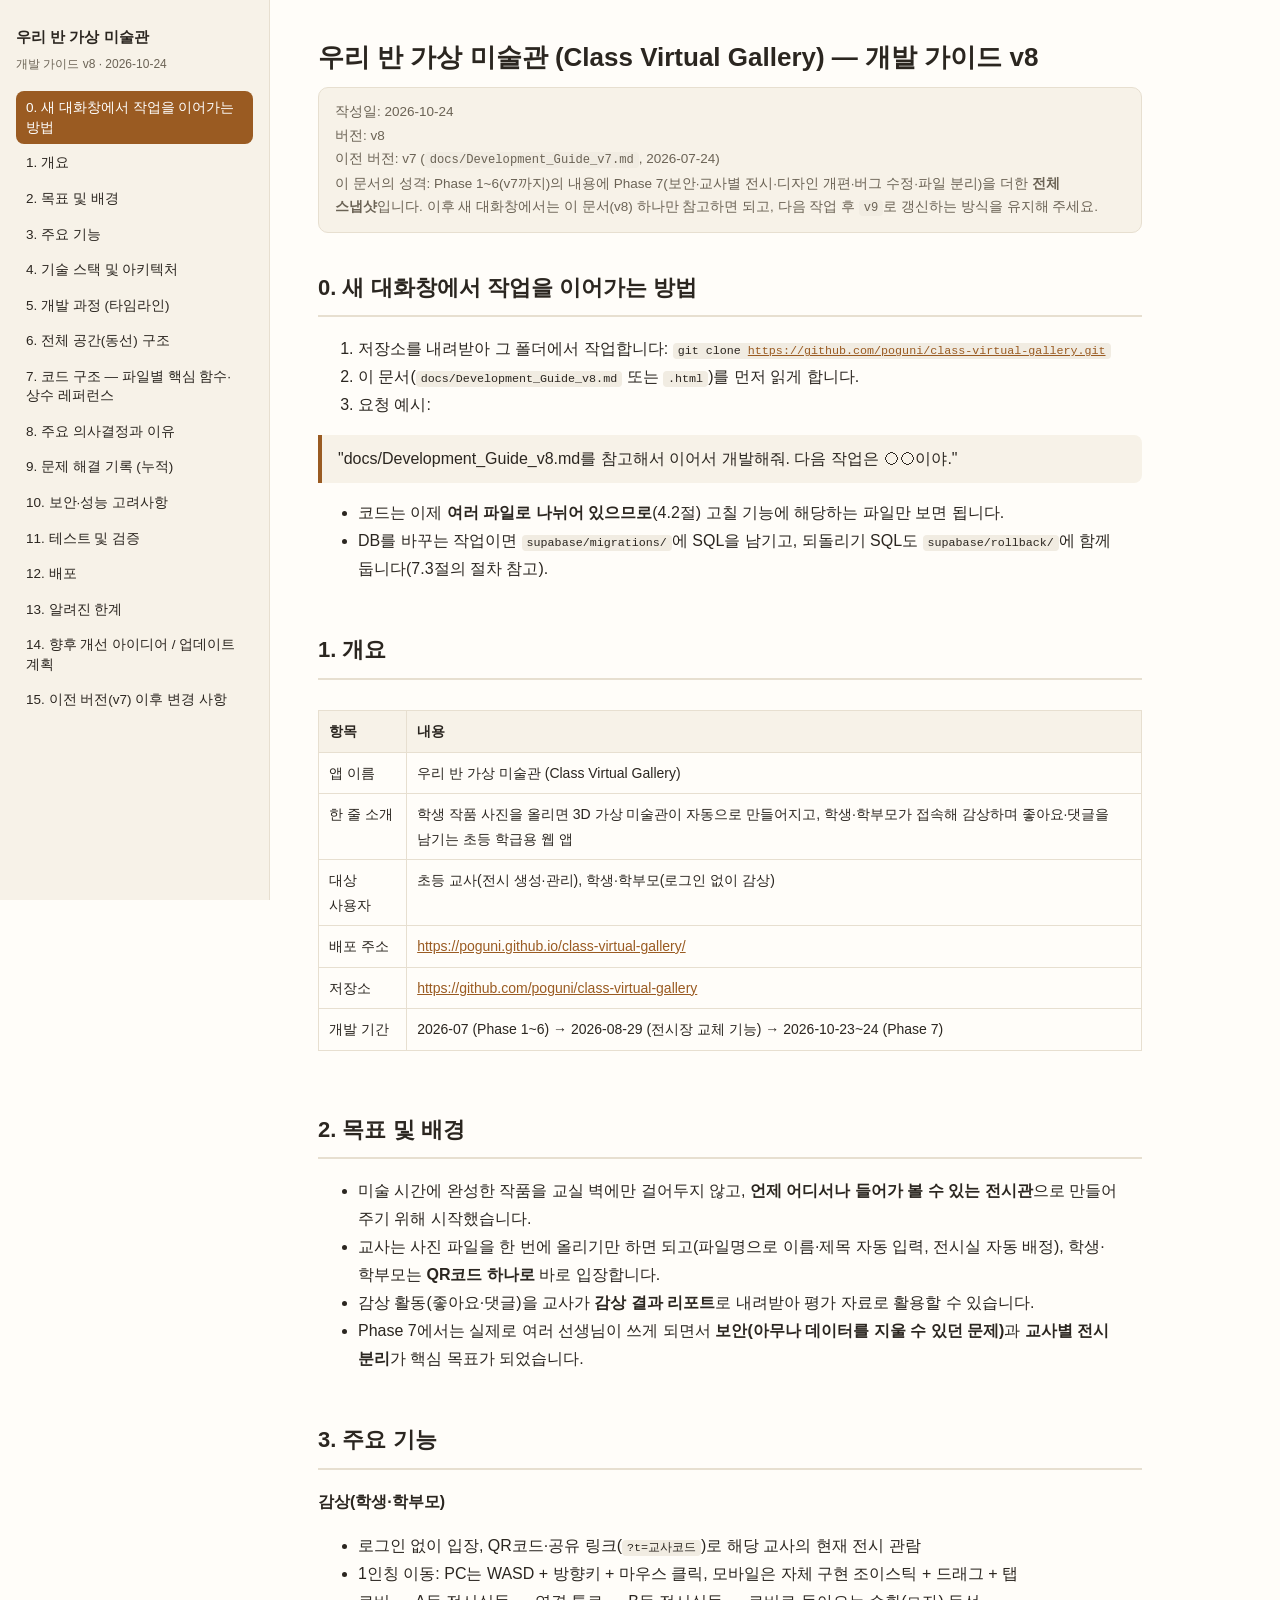
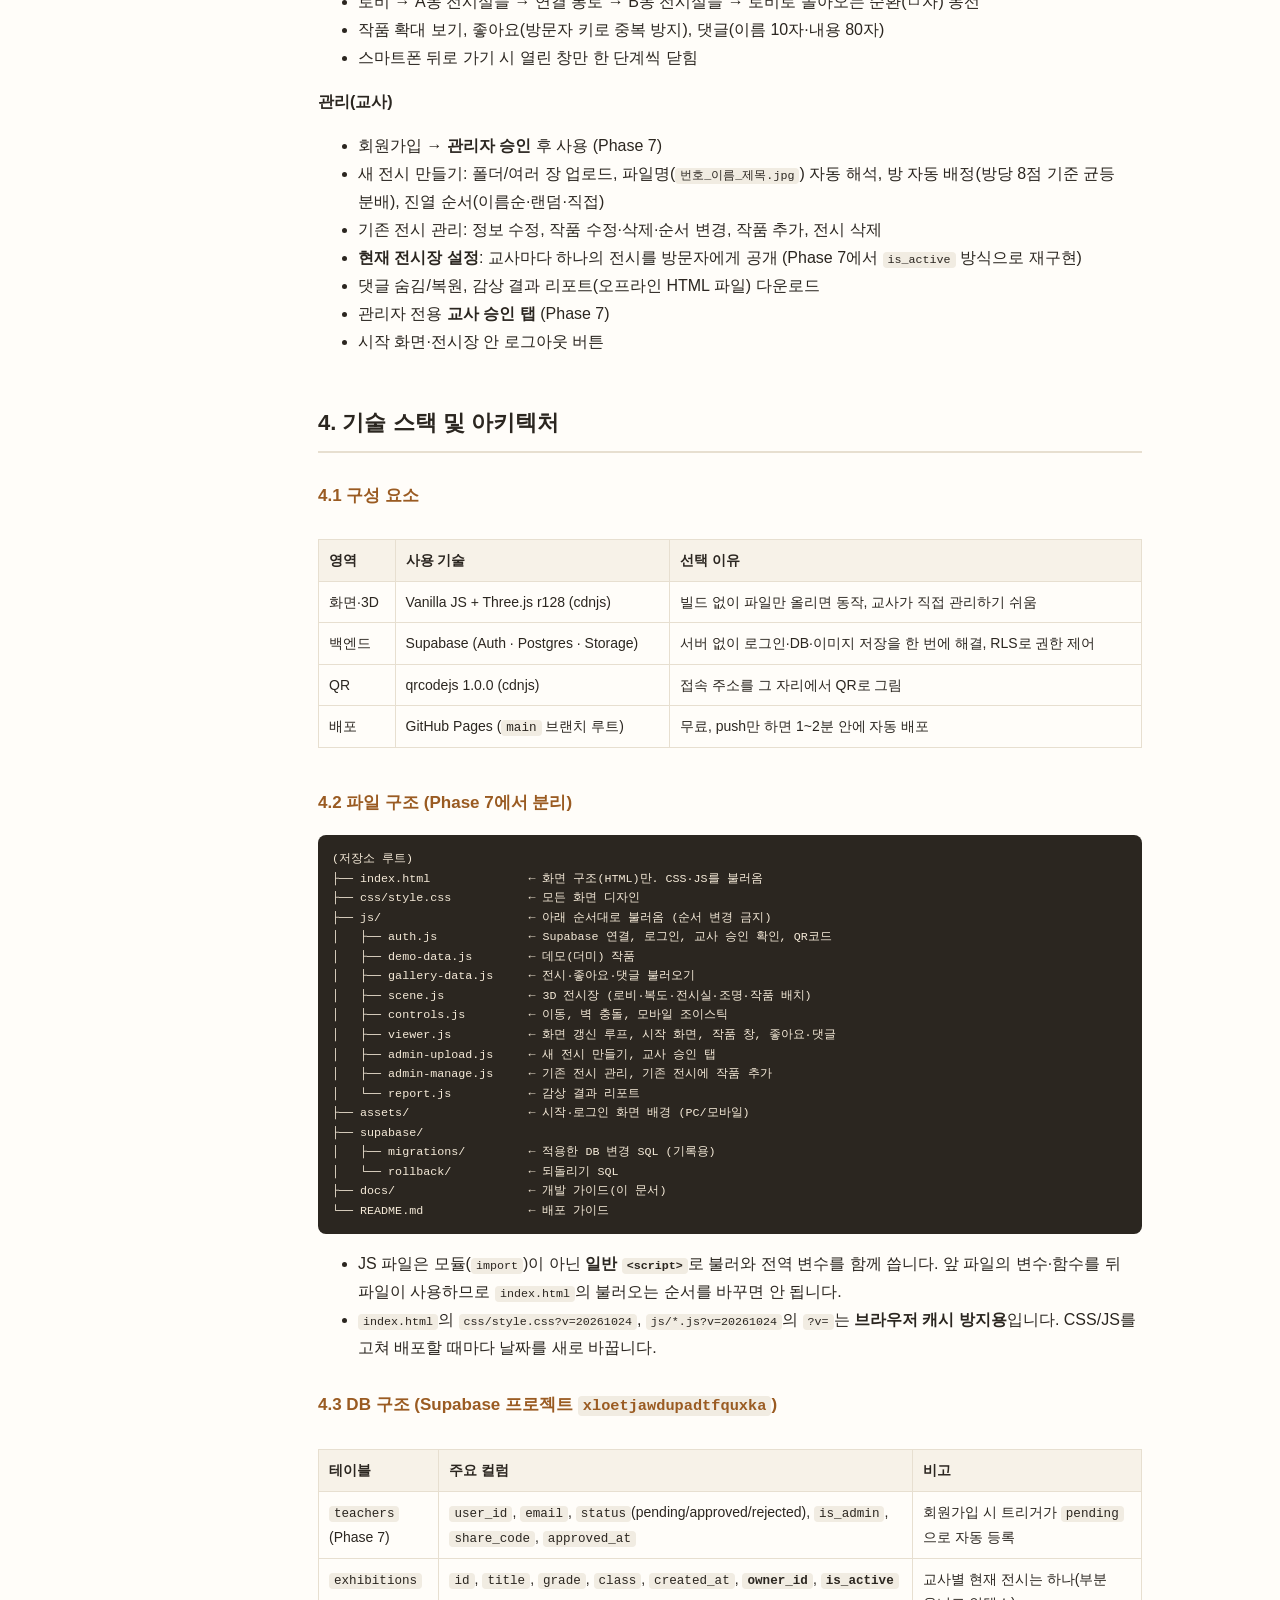
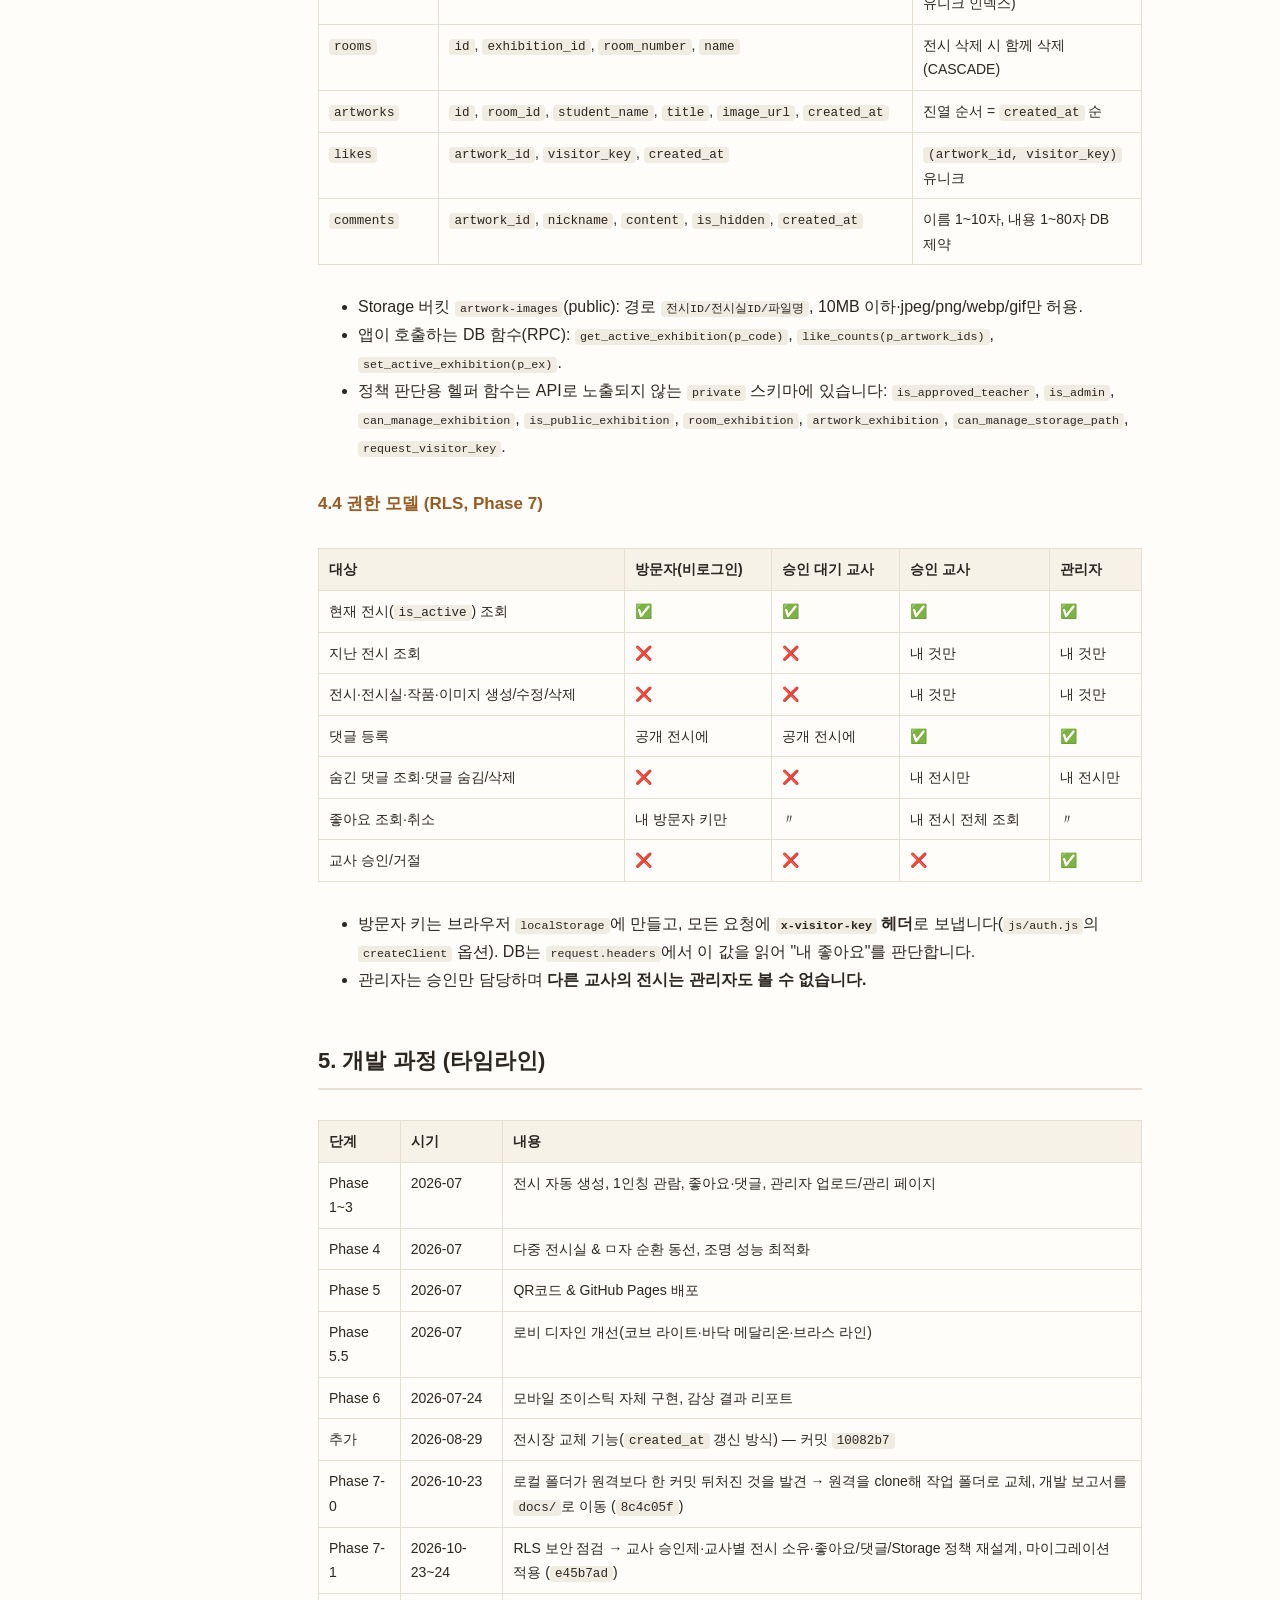
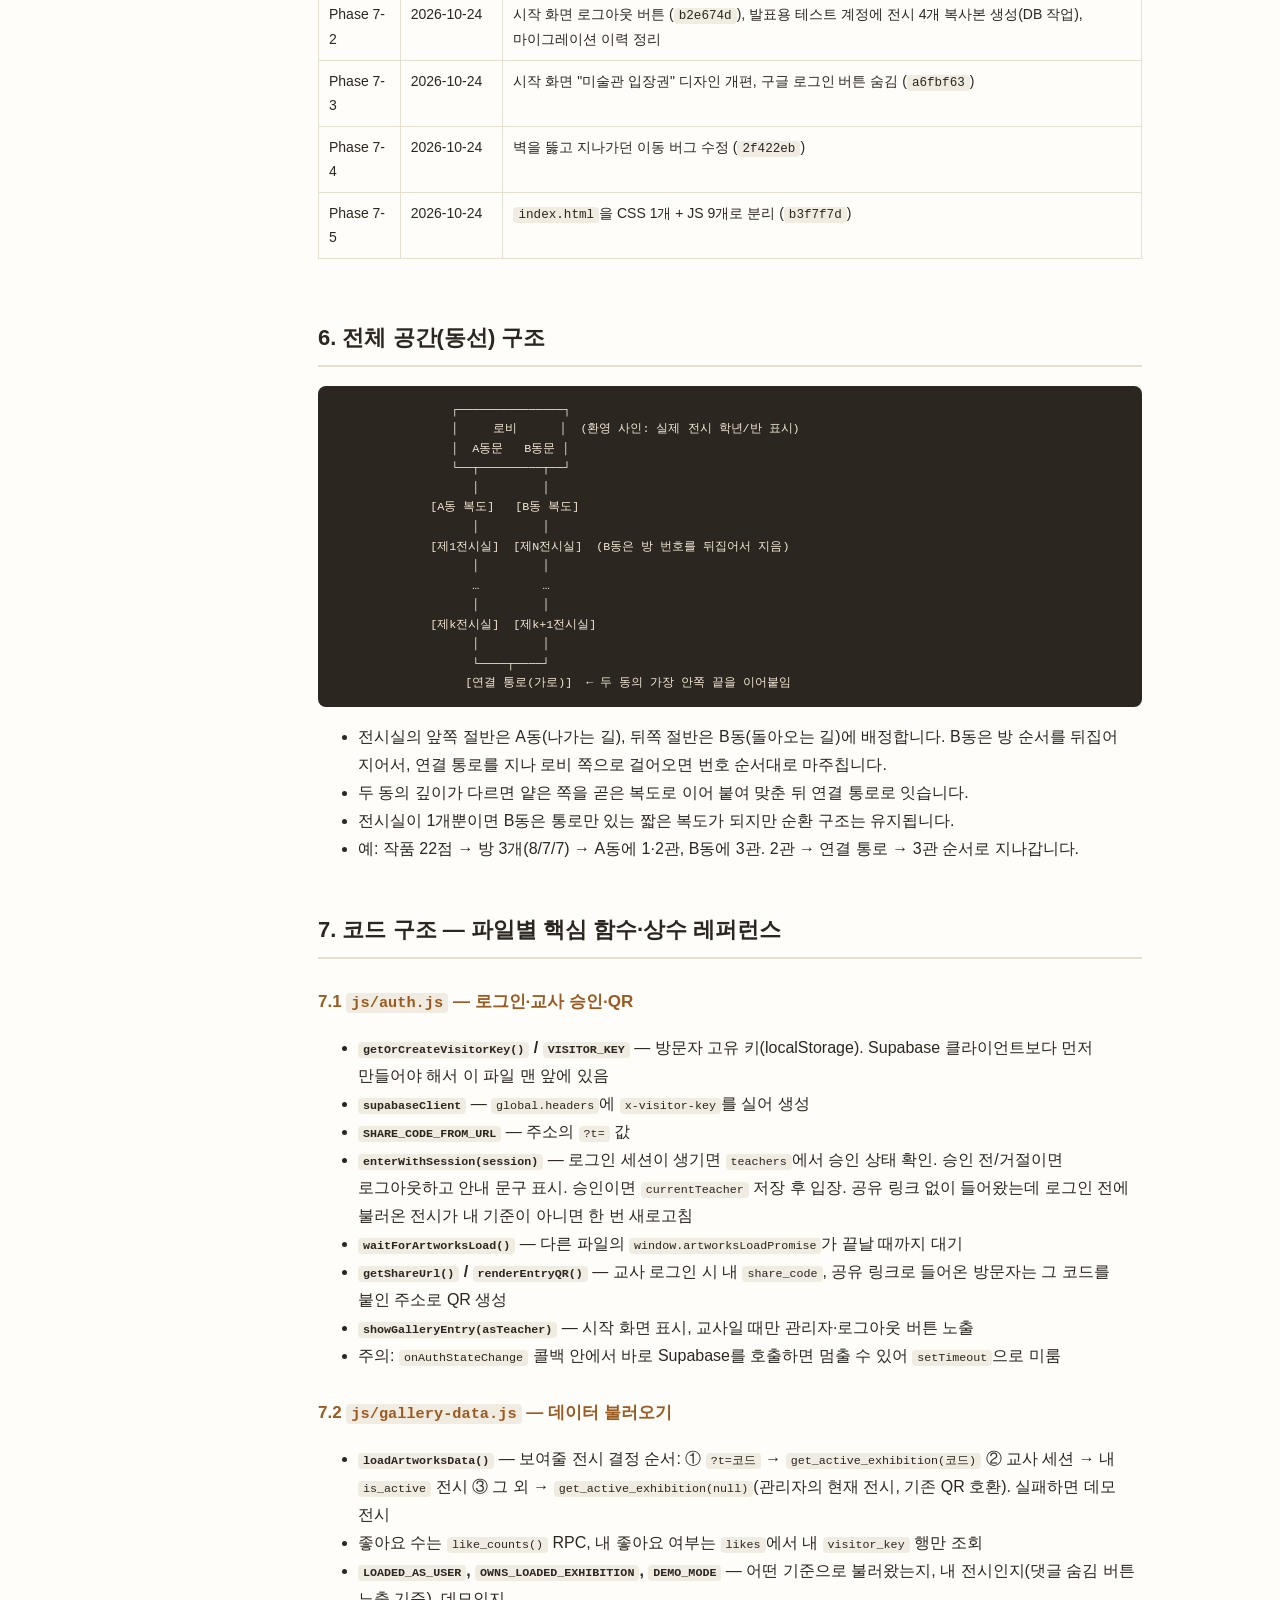
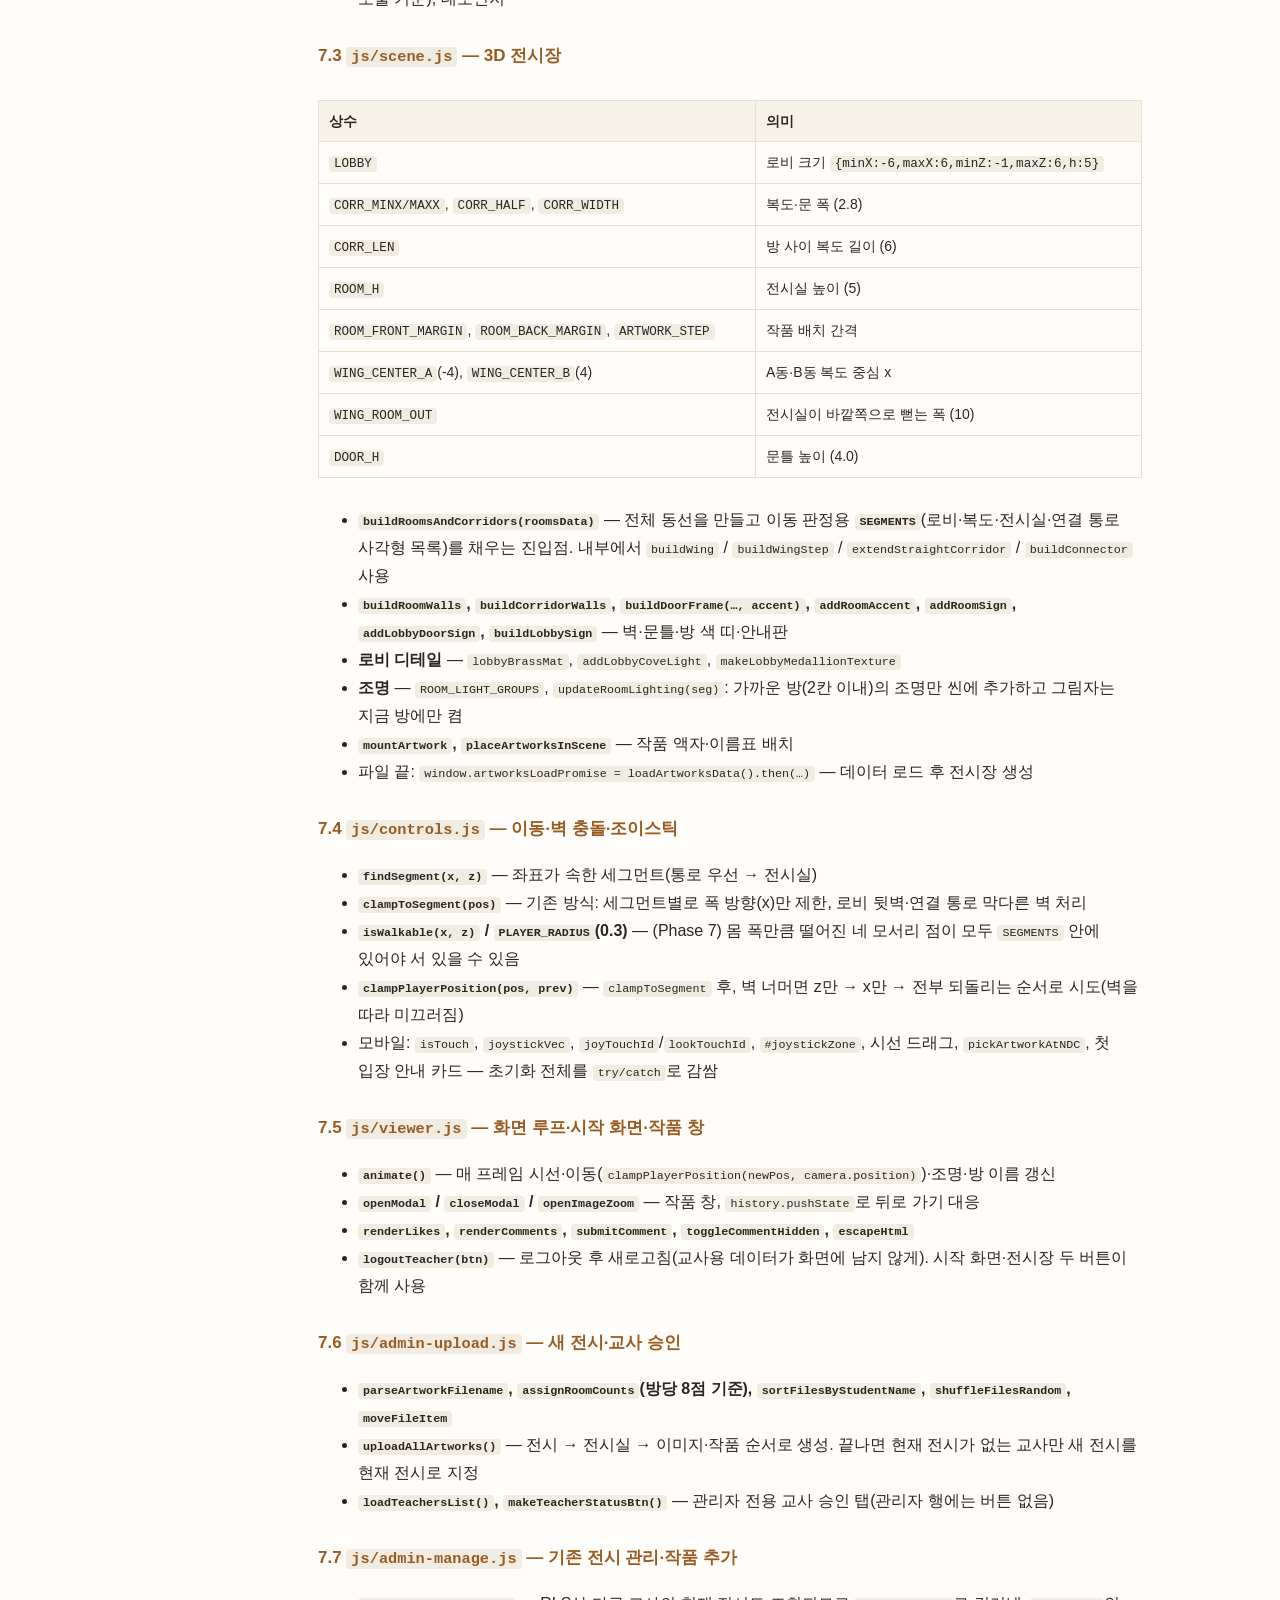
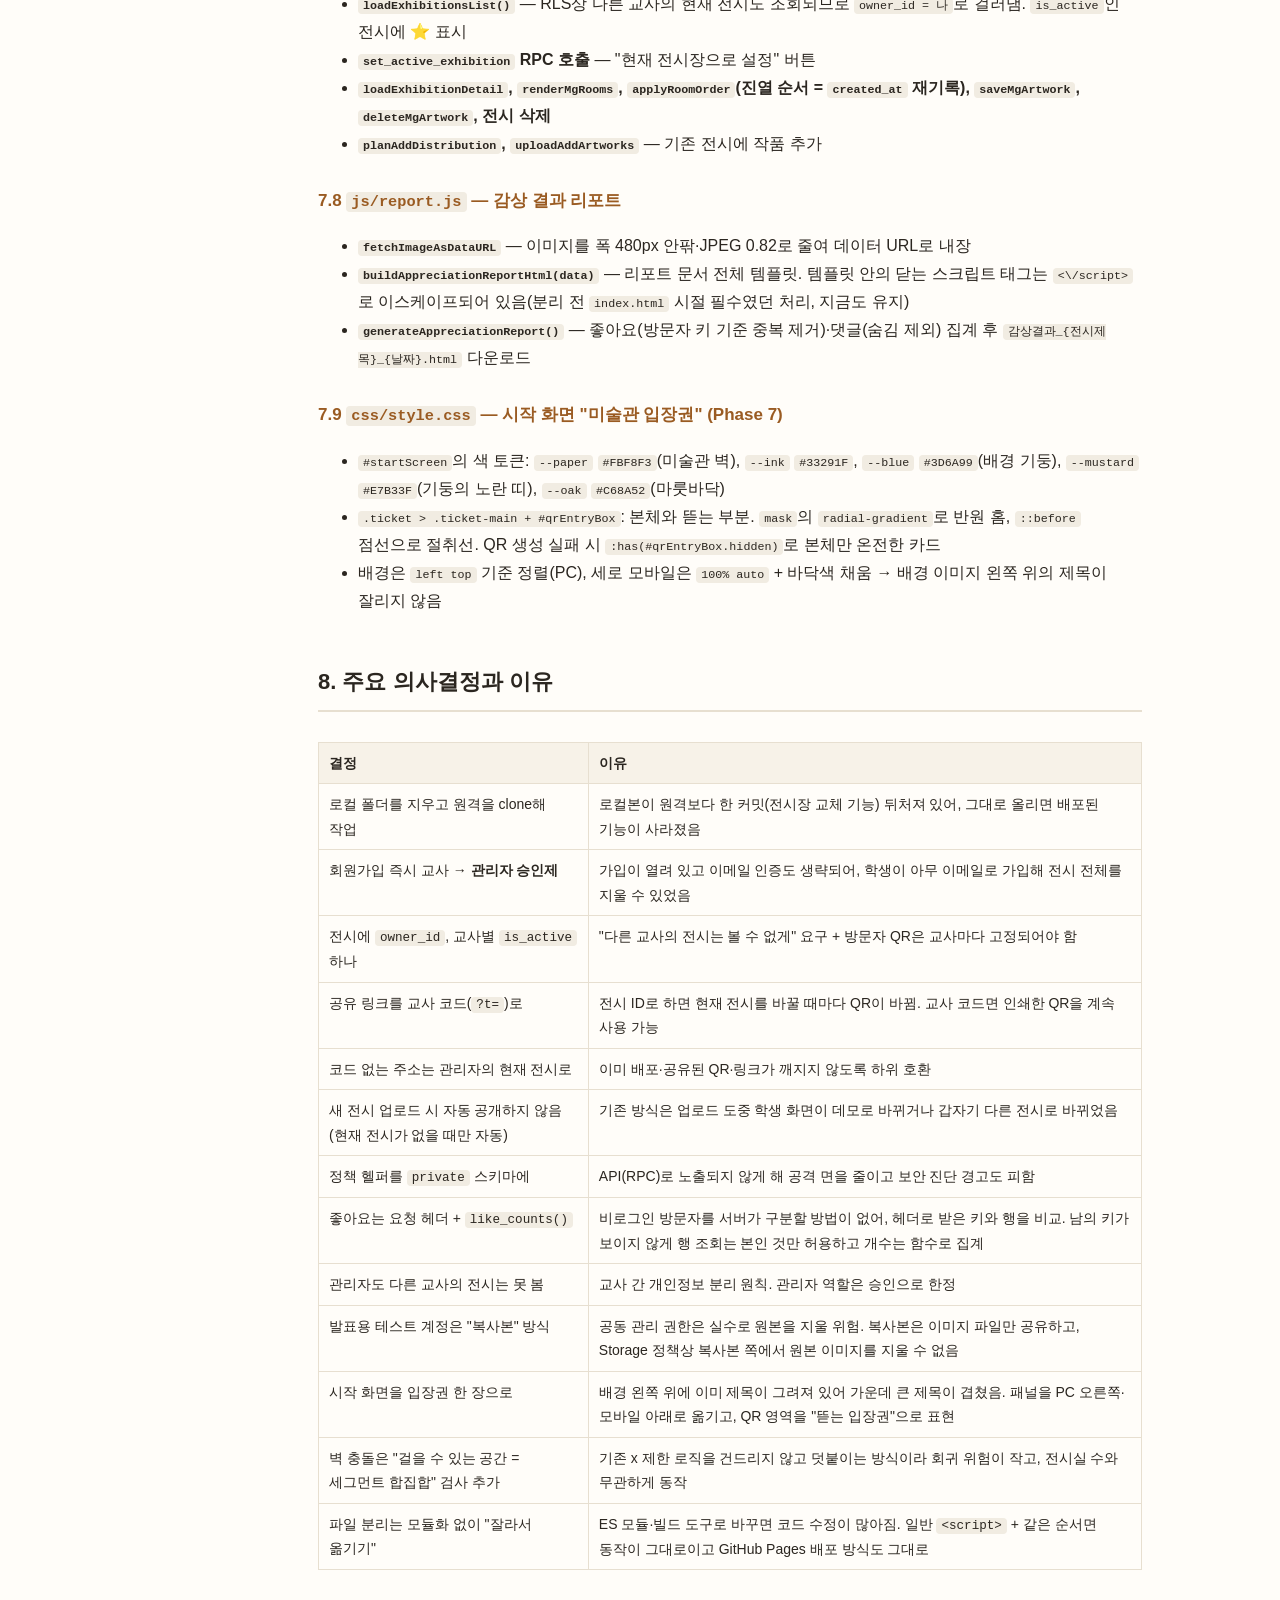
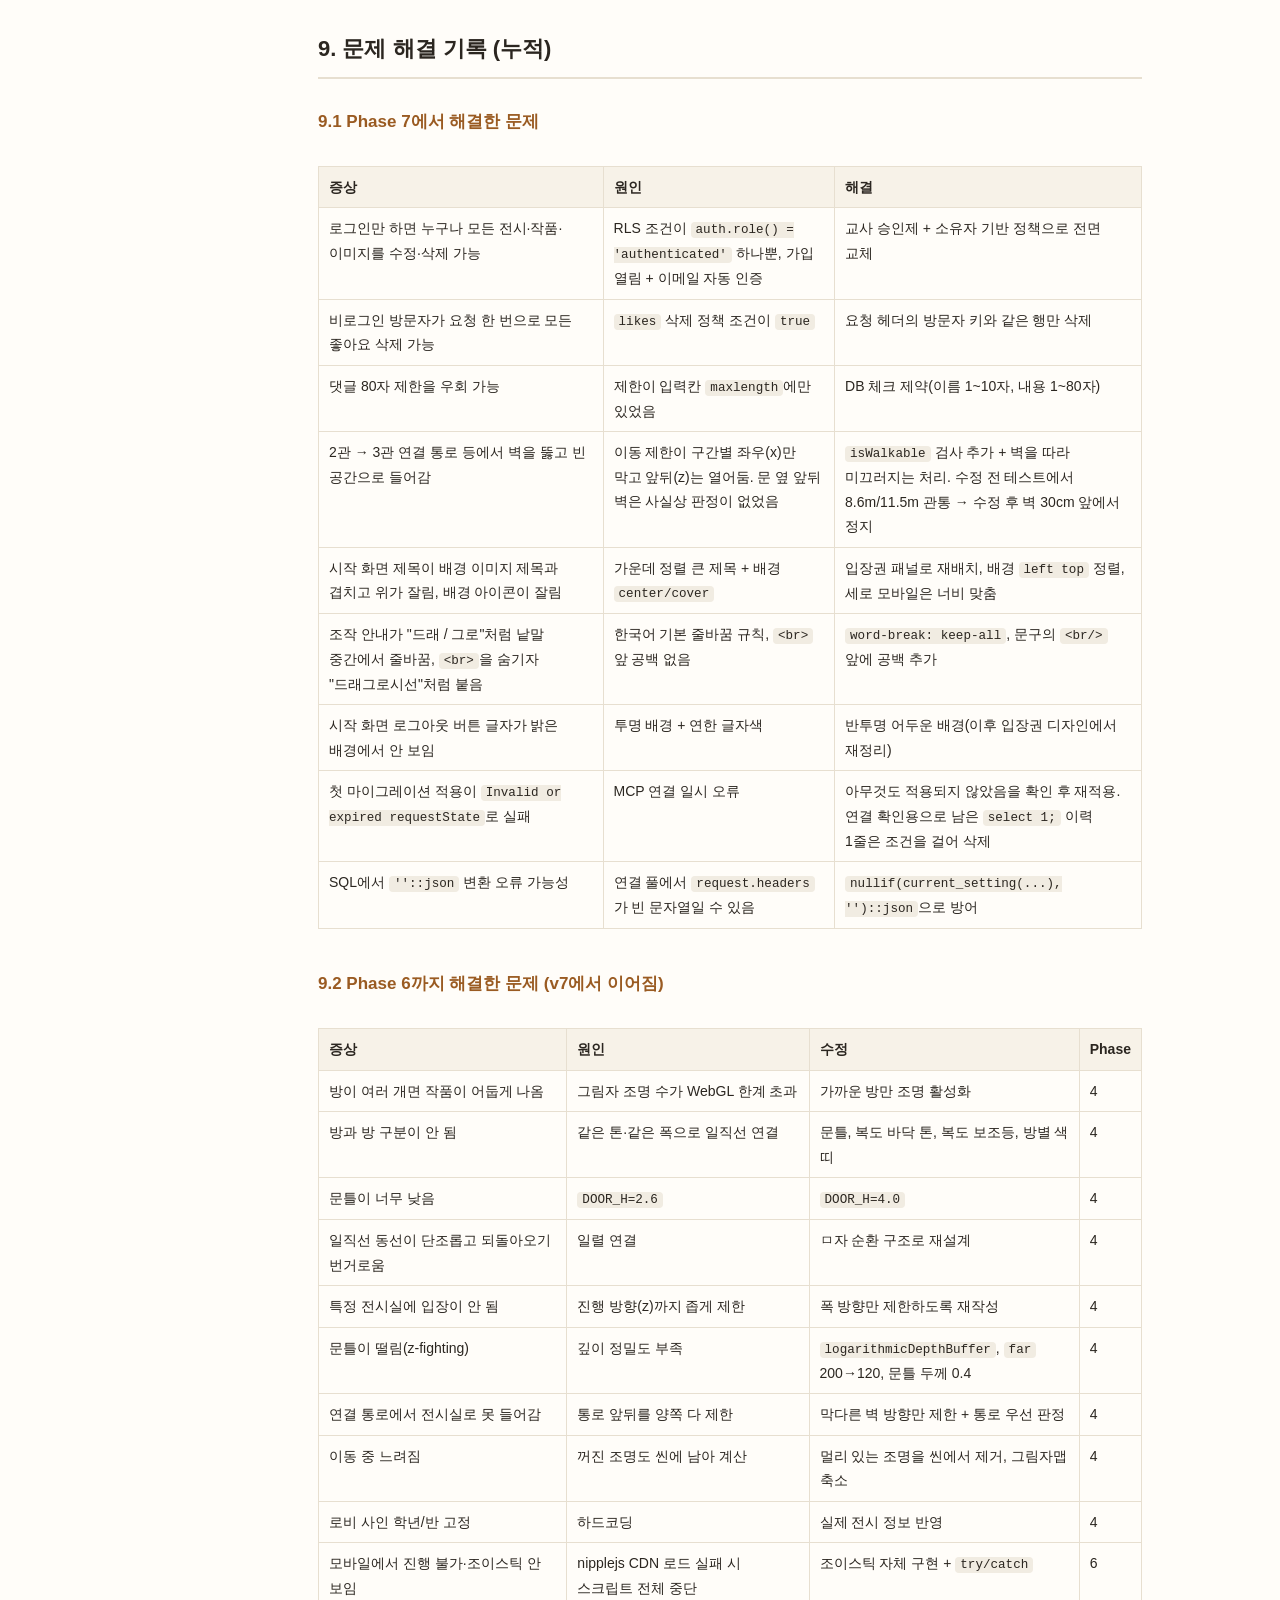
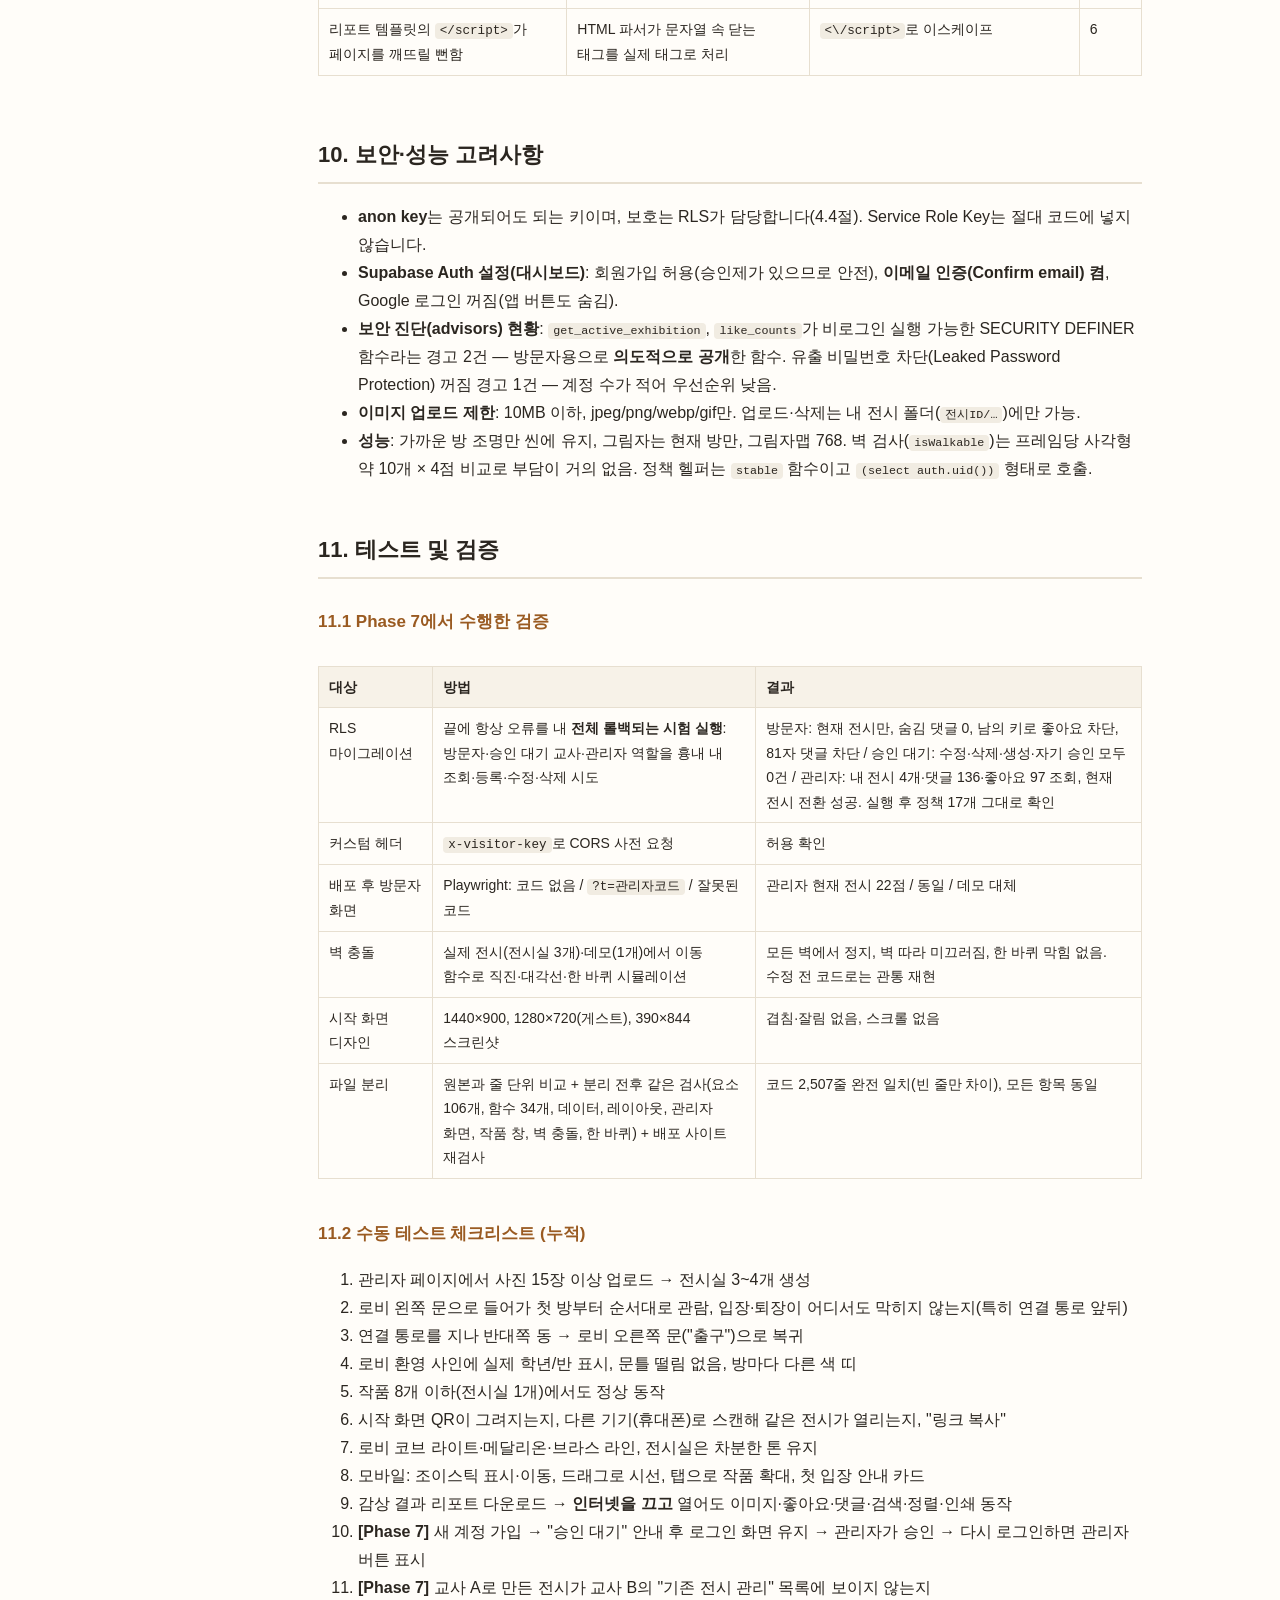
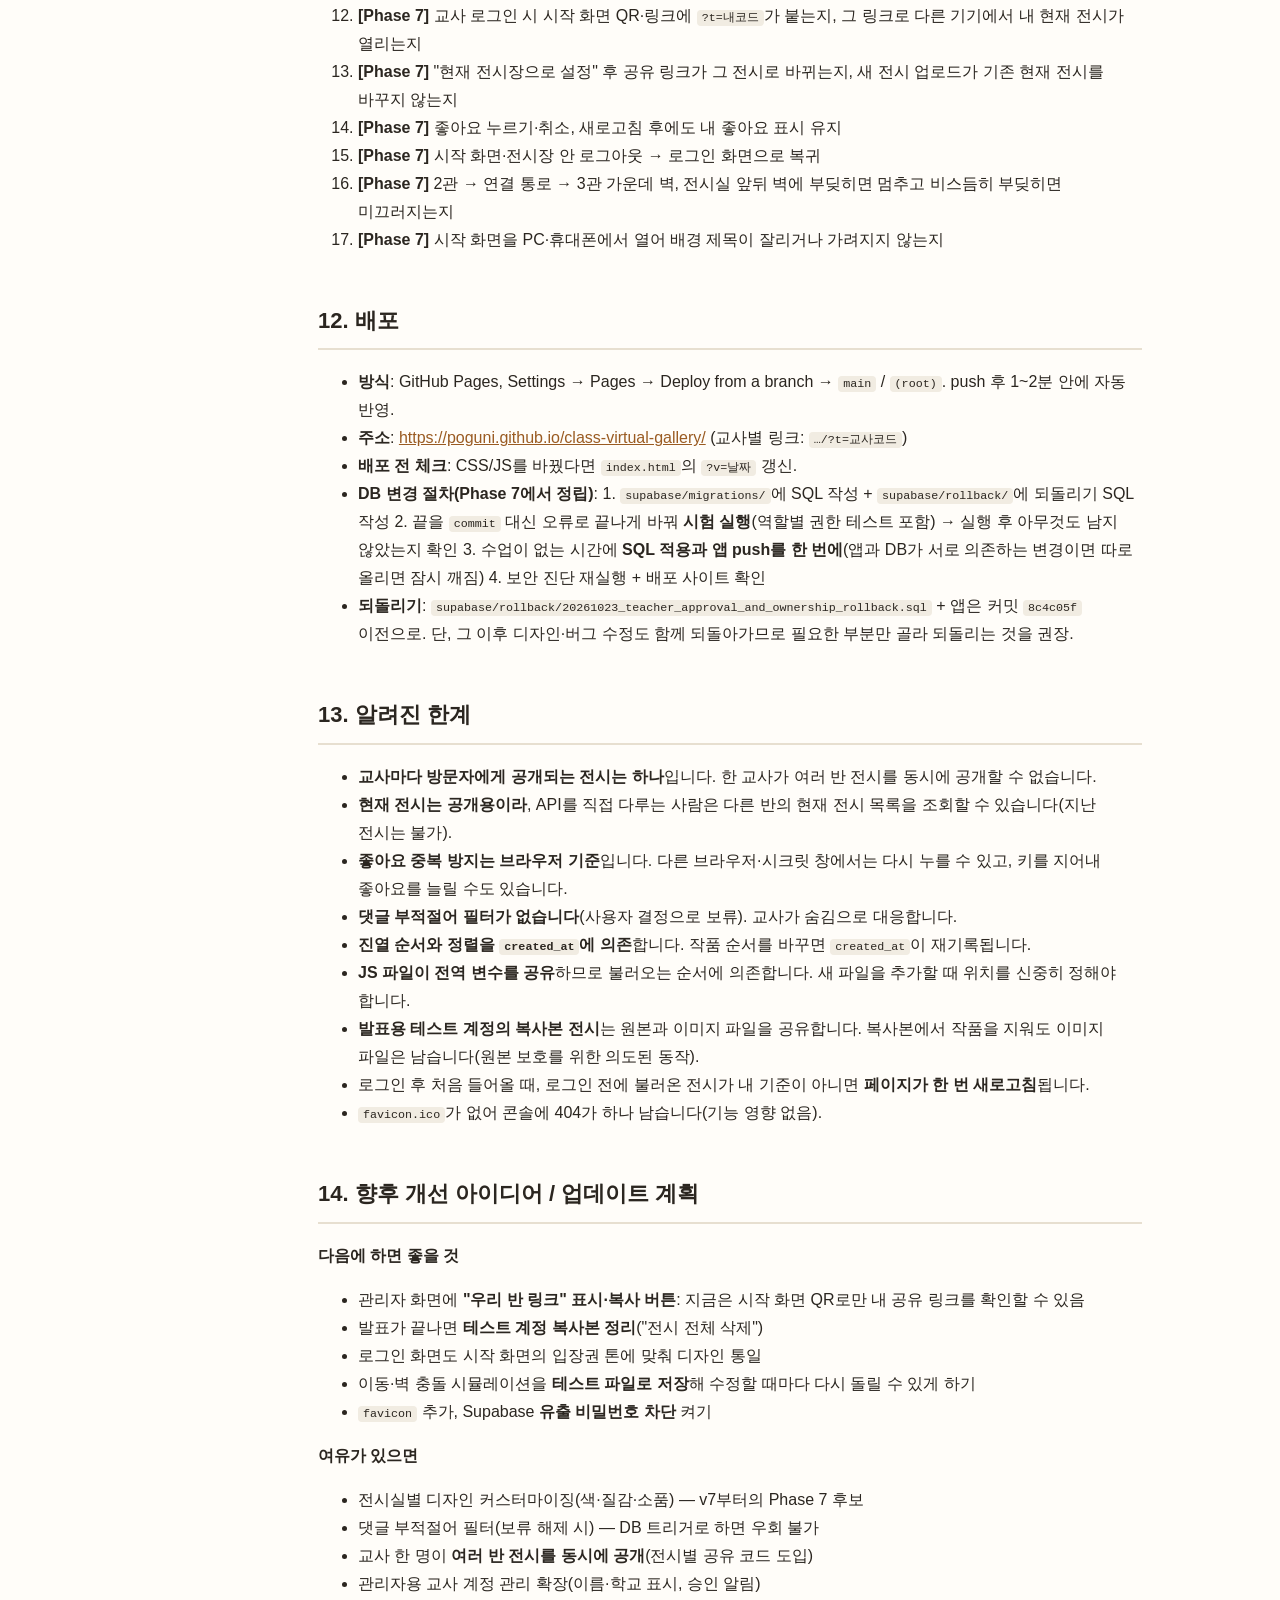
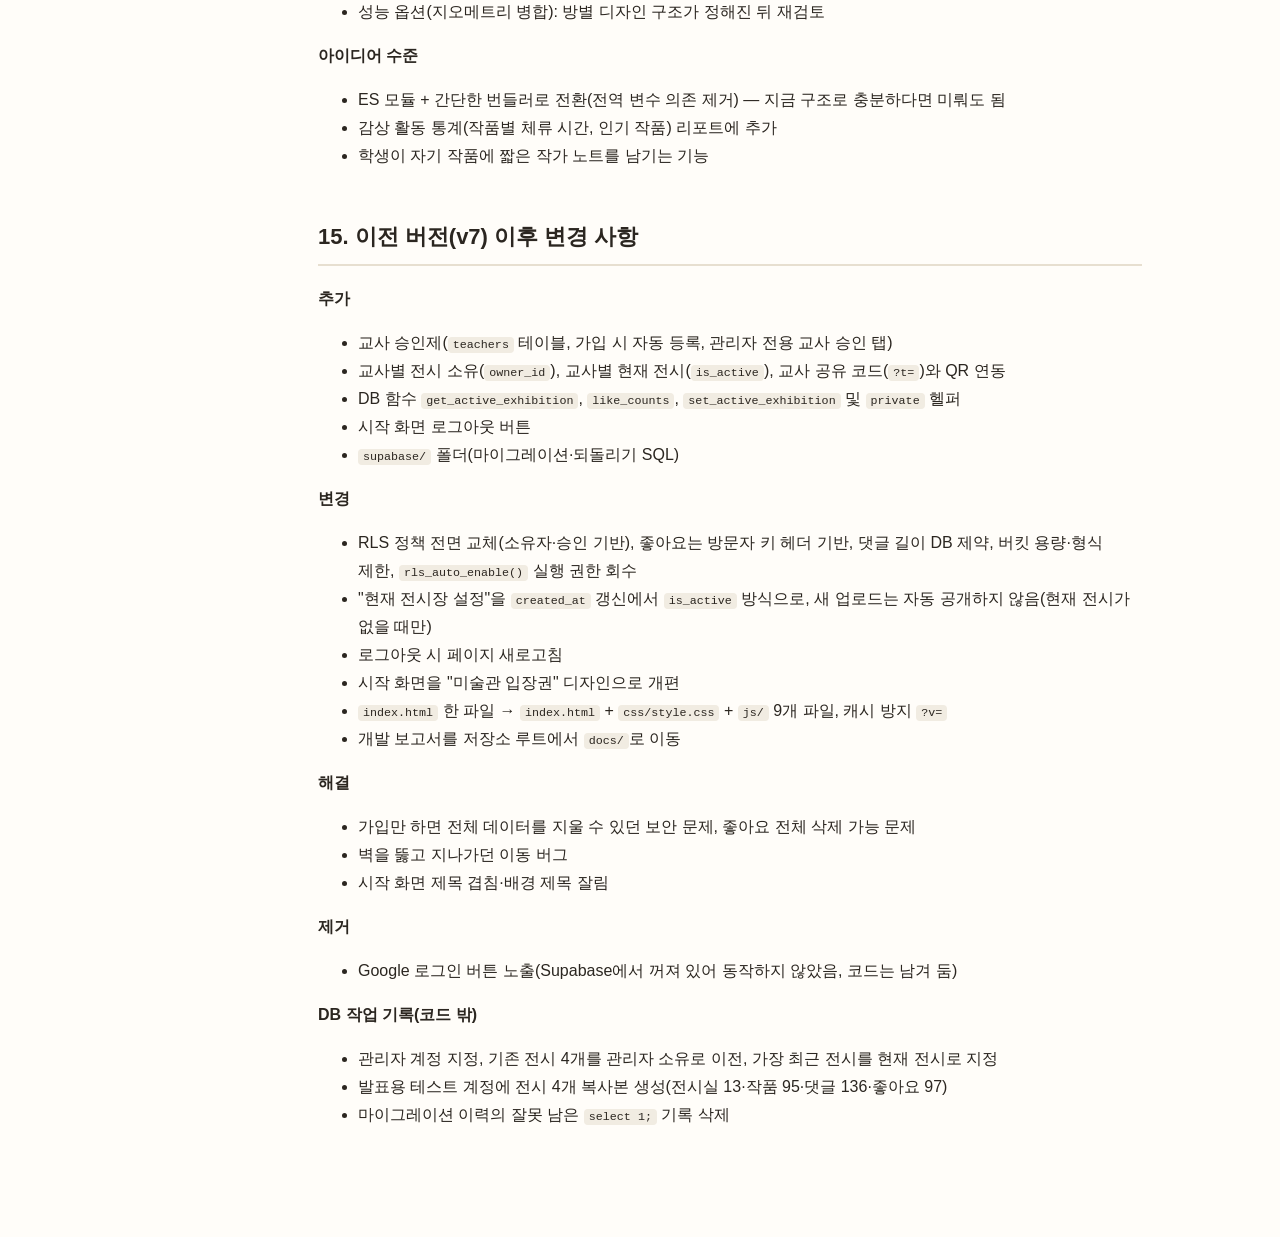
<file: docs/Development_Guide_v8.html>
<!DOCTYPE html>
<html lang="ko">
<head>
<meta charset="UTF-8">
<meta name="viewport" content="width=device-width, initial-scale=1.0">
<title>우리 반 가상 미술관 개발 가이드 v8</title>
<style>
  :root { --sidebar-w: 270px; --accent: #9A5B22; --accent-soft: #f3e6d4; --text: #2b2620; --muted: #6b6355; --bg: #fffdf9; --panel: #f7f2e8; --border: #e7dfd0; }
  * { box-sizing: border-box; }
  html { scroll-behavior: smooth; }
  @media (prefers-reduced-motion: reduce) { html { scroll-behavior: auto; } }
  body { margin: 0; font-family: -apple-system, "Segoe UI", "Noto Sans KR", "Malgun Gothic", sans-serif; color: var(--text); background: var(--bg); line-height: 1.75; word-break: keep-all; }
  .layout { display: flex; min-height: 100vh; }
  nav.sidebar { position: sticky; top: 0; align-self: flex-start; width: var(--sidebar-w); flex-shrink: 0; height: 100vh; overflow-y: auto; padding: 24px 16px; background: var(--panel); border-right: 1px solid var(--border); }
  nav.sidebar h1 { font-size: 15px; margin: 0 0 4px; }
  nav.sidebar .meta { font-size: 12px; color: var(--muted); margin-bottom: 16px; }
  nav.sidebar a { display: block; padding: 7px 10px; margin: 2px 0; font-size: 13.5px; line-height: 1.45; color: var(--text); text-decoration: none; border-radius: 8px; }
  nav.sidebar a:hover { background: var(--accent-soft); }
  nav.sidebar a.active { background: var(--accent); color: #fff; }
  nav.sidebar a:focus-visible, main a:focus-visible { outline: 2px solid var(--accent); outline-offset: 2px; }
  main { flex: 1; min-width: 0; padding: 40px 48px 80px; max-width: 920px; }
  main header h1 { font-size: 26px; margin: 0 0 12px; line-height: 1.35; }
  main header .doc-meta { font-size: 13.5px; color: var(--muted); background: var(--panel); border: 1px solid var(--border); border-radius: 10px; padding: 12px 16px; margin-bottom: 36px; }
  main section { margin-bottom: 48px; scroll-margin-top: 24px; }
  main h2 { font-size: 22px; border-bottom: 2px solid var(--border); padding-bottom: 8px; }
  main h3 { font-size: 17px; color: var(--accent); margin-top: 28px; }
  main a { color: var(--accent); }
  .table-wrap { overflow-x: auto; }
  main table { border-collapse: collapse; width: 100%; margin: 12px 0; }
  main th, main td { border: 1px solid var(--border); padding: 8px 10px; font-size: 14px; text-align: left; vertical-align: top; }
  main th { background: var(--panel); }
  main code { background: #f1ece2; padding: 1px 5px; border-radius: 4px; font-size: 0.9em; word-break: normal; overflow-wrap: anywhere; }
  main pre { background: #2b2620; color: #f5ead8; padding: 14px; border-radius: 8px; overflow-x: auto; line-height: 1.5; }
  main pre code { background: none; padding: 0; color: inherit; word-break: normal; }
  main blockquote { margin: 12px 0; padding: 10px 16px; border-left: 4px solid var(--accent); background: var(--panel); border-radius: 0 8px 8px 0; }
  @media (max-width: 800px) {
    .layout { flex-direction: column; }
    nav.sidebar { position: relative; width: 100%; height: auto; border-right: none; border-bottom: 1px solid var(--border); }
    main { padding: 28px 16px 60px; }
  }
  @media print { nav.sidebar { display: none; } main { max-width: none; padding: 0; } }
</style>
</head>
<body>
<div class="layout">
  <nav class="sidebar" id="sidebar">
    <h1>우리 반 가상 미술관</h1>
    <div class="meta">개발 가이드 v8 · 2026-10-24</div>
    <a href="#sec-0">0. 새 대화창에서 작업을 이어가는 방법</a>
    <a href="#sec-1">1. 개요</a>
    <a href="#sec-2">2. 목표 및 배경</a>
    <a href="#sec-3">3. 주요 기능</a>
    <a href="#sec-4">4. 기술 스택 및 아키텍처</a>
    <a href="#sec-5">5. 개발 과정 (타임라인)</a>
    <a href="#sec-6">6. 전체 공간(동선) 구조</a>
    <a href="#sec-7">7. 코드 구조 — 파일별 핵심 함수·상수 레퍼런스</a>
    <a href="#sec-8">8. 주요 의사결정과 이유</a>
    <a href="#sec-9">9. 문제 해결 기록 (누적)</a>
    <a href="#sec-10">10. 보안·성능 고려사항</a>
    <a href="#sec-11">11. 테스트 및 검증</a>
    <a href="#sec-12">12. 배포</a>
    <a href="#sec-13">13. 알려진 한계</a>
    <a href="#sec-14">14. 향후 개선 아이디어 / 업데이트 계획</a>
    <a href="#sec-15">15. 이전 버전(v7) 이후 변경 사항</a>
  </nav>
  <main id="content">
    <header><h1>우리 반 가상 미술관 (Class Virtual Gallery) — 개발 가이드 v8</h1><div class="doc-meta"><div>작성일: 2026-10-24</div><div>버전: v8</div><div>이전 버전: v7 (<code>docs/Development_Guide_v7.md</code>, 2026-07-24)</div><div>이 문서의 성격: Phase 1~6(v7까지)의 내용에 Phase 7(보안·교사별 전시·디자인 개편·버그 수정·파일 분리)을 더한 <strong>전체 스냅샷</strong>입니다. 이후 새 대화창에서는 이 문서(v8) 하나만 참고하면 되고, 다음 작업 후 <code>v9</code>로 갱신하는 방식을 유지해 주세요.</div></div></header>
    <section id="sec-0"><h2>0. 새 대화창에서 작업을 이어가는 방법</h2>
<ol><li>저장소를 내려받아 그 폴더에서 작업합니다: <code>git clone <a href="https://github.com/poguni/class-virtual-gallery.git">https://github.com/poguni/class-virtual-gallery.git</a></code></li><li>이 문서(<code>docs/Development_Guide_v8.md</code> 또는 <code>.html</code>)를 먼저 읽게 합니다.</li><li>요청 예시:</li></ol>
<blockquote>"docs/Development_Guide_v8.md를 참고해서 이어서 개발해줘. 다음 작업은 ◯◯이야."</blockquote>
<ul><li>코드는 이제 <strong>여러 파일로 나뉘어 있으므로</strong>(4.2절) 고칠 기능에 해당하는 파일만 보면 됩니다.</li><li>DB를 바꾸는 작업이면 <code>supabase/migrations/</code>에 SQL을 남기고, 되돌리기 SQL도 <code>supabase/rollback/</code>에 함께 둡니다(7.3절의 절차 참고).</li></ul>
    </section>
    <section id="sec-1"><h2>1. 개요</h2>
<div class="table-wrap"><table><thead><tr><th>항목</th><th>내용</th></tr></thead><tbody><tr><td>앱 이름</td><td>우리 반 가상 미술관 (Class Virtual Gallery)</td></tr><tr><td>한 줄 소개</td><td>학생 작품 사진을 올리면 3D 가상 미술관이 자동으로 만들어지고, 학생·학부모가 접속해 감상하며 좋아요·댓글을 남기는 초등 학급용 웹 앱</td></tr><tr><td>대상 사용자</td><td>초등 교사(전시 생성·관리), 학생·학부모(로그인 없이 감상)</td></tr><tr><td>배포 주소</td><td><a href="https://poguni.github.io/class-virtual-gallery/">https://poguni.github.io/class-virtual-gallery/</a></td></tr><tr><td>저장소</td><td><a href="https://github.com/poguni/class-virtual-gallery">https://github.com/poguni/class-virtual-gallery</a></td></tr><tr><td>개발 기간</td><td>2026-07 (Phase 1~6) → 2026-08-29 (전시장 교체 기능) → 2026-10-23~24 (Phase 7)</td></tr></tbody></table></div>
    </section>
    <section id="sec-2"><h2>2. 목표 및 배경</h2>
<ul><li>미술 시간에 완성한 작품을 교실 벽에만 걸어두지 않고, <strong>언제 어디서나 들어가 볼 수 있는 전시관</strong>으로 만들어 주기 위해 시작했습니다.</li><li>교사는 사진 파일을 한 번에 올리기만 하면 되고(파일명으로 이름·제목 자동 입력, 전시실 자동 배정), 학생·학부모는 <strong>QR코드 하나로</strong> 바로 입장합니다.</li><li>감상 활동(좋아요·댓글)을 교사가 <strong>감상 결과 리포트</strong>로 내려받아 평가 자료로 활용할 수 있습니다.</li><li>Phase 7에서는 실제로 여러 선생님이 쓰게 되면서 <strong>보안(아무나 데이터를 지울 수 있던 문제)</strong>과 <strong>교사별 전시 분리</strong>가 핵심 목표가 되었습니다.</li></ul>
    </section>
    <section id="sec-3"><h2>3. 주요 기능</h2>
<p><strong>감상(학생·학부모)</strong></p>
<ul><li>로그인 없이 입장, QR코드·공유 링크(<code>?t=교사코드</code>)로 해당 교사의 현재 전시 관람</li><li>1인칭 이동: PC는 WASD + 방향키 + 마우스 클릭, 모바일은 자체 구현 조이스틱 + 드래그 + 탭</li><li>로비 → A동 전시실들 → 연결 통로 → B동 전시실들 → 로비로 돌아오는 순환(ㅁ자) 동선</li><li>작품 확대 보기, 좋아요(방문자 키로 중복 방지), 댓글(이름 10자·내용 80자)</li><li>스마트폰 뒤로 가기 시 열린 창만 한 단계씩 닫힘</li></ul>
<p><strong>관리(교사)</strong></p>
<ul><li>회원가입 → <strong>관리자 승인</strong> 후 사용 (Phase 7)</li><li>새 전시 만들기: 폴더/여러 장 업로드, 파일명(<code>번호_이름_제목.jpg</code>) 자동 해석, 방 자동 배정(방당 8점 기준 균등 분배), 진열 순서(이름순·랜덤·직접)</li><li>기존 전시 관리: 정보 수정, 작품 수정·삭제·순서 변경, 작품 추가, 전시 삭제</li><li><strong>현재 전시장 설정</strong>: 교사마다 하나의 전시를 방문자에게 공개 (Phase 7에서 <code>is_active</code> 방식으로 재구현)</li><li>댓글 숨김/복원, 감상 결과 리포트(오프라인 HTML 파일) 다운로드</li><li>관리자 전용 <strong>교사 승인 탭</strong> (Phase 7)</li><li>시작 화면·전시장 안 로그아웃 버튼</li></ul>
    </section>
    <section id="sec-4"><h2>4. 기술 스택 및 아키텍처</h2>
<h3>4.1 구성 요소</h3>
<div class="table-wrap"><table><thead><tr><th>영역</th><th>사용 기술</th><th>선택 이유</th></tr></thead><tbody><tr><td>화면·3D</td><td>Vanilla JS + Three.js r128 (cdnjs)</td><td>빌드 없이 파일만 올리면 동작, 교사가 직접 관리하기 쉬움</td></tr><tr><td>백엔드</td><td>Supabase (Auth · Postgres · Storage)</td><td>서버 없이 로그인·DB·이미지 저장을 한 번에 해결, RLS로 권한 제어</td></tr><tr><td>QR</td><td>qrcodejs 1.0.0 (cdnjs)</td><td>접속 주소를 그 자리에서 QR로 그림</td></tr><tr><td>배포</td><td>GitHub Pages (<code>main</code> 브랜치 루트)</td><td>무료, push만 하면 1~2분 안에 자동 배포</td></tr></tbody></table></div>
<h3>4.2 파일 구조 (Phase 7에서 분리)</h3>
<pre><code>(저장소 루트)
├── index.html              ← 화면 구조(HTML)만. CSS·JS를 불러옴
├── css/style.css           ← 모든 화면 디자인
├── js/                     ← 아래 순서대로 불러옴 (순서 변경 금지)
│   ├── auth.js             ← Supabase 연결, 로그인, 교사 승인 확인, QR코드
│   ├── demo-data.js        ← 데모(더미) 작품
│   ├── gallery-data.js     ← 전시·좋아요·댓글 불러오기
│   ├── scene.js            ← 3D 전시장 (로비·복도·전시실·조명·작품 배치)
│   ├── controls.js         ← 이동, 벽 충돌, 모바일 조이스틱
│   ├── viewer.js           ← 화면 갱신 루프, 시작 화면, 작품 창, 좋아요·댓글
│   ├── admin-upload.js     ← 새 전시 만들기, 교사 승인 탭
│   ├── admin-manage.js     ← 기존 전시 관리, 기존 전시에 작품 추가
│   └── report.js           ← 감상 결과 리포트
├── assets/                 ← 시작·로그인 화면 배경 (PC/모바일)
├── supabase/
│   ├── migrations/         ← 적용한 DB 변경 SQL (기록용)
│   └── rollback/           ← 되돌리기 SQL
├── docs/                   ← 개발 가이드(이 문서)
└── README.md               ← 배포 가이드</code></pre>
<ul><li>JS 파일은 모듈(<code>import</code>)이 아닌 <strong>일반 <code>&lt;script&gt;</code></strong>로 불러와 전역 변수를 함께 씁니다. 앞 파일의 변수·함수를 뒤 파일이 사용하므로 <code>index.html</code>의 불러오는 순서를 바꾸면 안 됩니다.</li><li><code>index.html</code>의 <code>css/style.css?v=20261024</code>, <code>js/*.js?v=20261024</code>의 <code>?v=</code>는 <strong>브라우저 캐시 방지용</strong>입니다. CSS/JS를 고쳐 배포할 때마다 날짜를 새로 바꿉니다.</li></ul>
<h3>4.3 DB 구조 (Supabase 프로젝트 <code>xloetjawdupadtfquxka</code>)</h3>
<div class="table-wrap"><table><thead><tr><th>테이블</th><th>주요 컬럼</th><th>비고</th></tr></thead><tbody><tr><td><code>teachers</code> (Phase 7)</td><td><code>user_id</code>, <code>email</code>, <code>status</code>(pending/approved/rejected), <code>is_admin</code>, <code>share_code</code>, <code>approved_at</code></td><td>회원가입 시 트리거가 <code>pending</code>으로 자동 등록</td></tr><tr><td><code>exhibitions</code></td><td><code>id</code>, <code>title</code>, <code>grade</code>, <code>class</code>, <code>created_at</code>, <strong><code>owner_id</code></strong>, <strong><code>is_active</code></strong></td><td>교사별 현재 전시는 하나(부분 유니크 인덱스)</td></tr><tr><td><code>rooms</code></td><td><code>id</code>, <code>exhibition_id</code>, <code>room_number</code>, <code>name</code></td><td>전시 삭제 시 함께 삭제(CASCADE)</td></tr><tr><td><code>artworks</code></td><td><code>id</code>, <code>room_id</code>, <code>student_name</code>, <code>title</code>, <code>image_url</code>, <code>created_at</code></td><td>진열 순서 = <code>created_at</code> 순</td></tr><tr><td><code>likes</code></td><td><code>artwork_id</code>, <code>visitor_key</code>, <code>created_at</code></td><td><code>(artwork_id, visitor_key)</code> 유니크</td></tr><tr><td><code>comments</code></td><td><code>artwork_id</code>, <code>nickname</code>, <code>content</code>, <code>is_hidden</code>, <code>created_at</code></td><td>이름 1~10자, 내용 1~80자 DB 제약</td></tr></tbody></table></div>
<ul><li>Storage 버킷 <code>artwork-images</code>(public): 경로 <code>전시ID/전시실ID/파일명</code>, 10MB 이하·jpeg/png/webp/gif만 허용.</li><li>앱이 호출하는 DB 함수(RPC): <code>get_active_exhibition(p_code)</code>, <code>like_counts(p_artwork_ids)</code>, <code>set_active_exhibition(p_ex)</code>.</li><li>정책 판단용 헬퍼 함수는 API로 노출되지 않는 <code>private</code> 스키마에 있습니다: <code>is_approved_teacher</code>, <code>is_admin</code>, <code>can_manage_exhibition</code>, <code>is_public_exhibition</code>, <code>room_exhibition</code>, <code>artwork_exhibition</code>, <code>can_manage_storage_path</code>, <code>request_visitor_key</code>.</li></ul>
<h3>4.4 권한 모델 (RLS, Phase 7)</h3>
<div class="table-wrap"><table><thead><tr><th>대상</th><th>방문자(비로그인)</th><th>승인 대기 교사</th><th>승인 교사</th><th>관리자</th></tr></thead><tbody><tr><td>현재 전시(<code>is_active</code>) 조회</td><td>✅</td><td>✅</td><td>✅</td><td>✅</td></tr><tr><td>지난 전시 조회</td><td>❌</td><td>❌</td><td>내 것만</td><td>내 것만</td></tr><tr><td>전시·전시실·작품·이미지 생성/수정/삭제</td><td>❌</td><td>❌</td><td>내 것만</td><td>내 것만</td></tr><tr><td>댓글 등록</td><td>공개 전시에</td><td>공개 전시에</td><td>✅</td><td>✅</td></tr><tr><td>숨긴 댓글 조회·댓글 숨김/삭제</td><td>❌</td><td>❌</td><td>내 전시만</td><td>내 전시만</td></tr><tr><td>좋아요 조회·취소</td><td>내 방문자 키만</td><td>〃</td><td>내 전시 전체 조회</td><td>〃</td></tr><tr><td>교사 승인/거절</td><td>❌</td><td>❌</td><td>❌</td><td>✅</td></tr></tbody></table></div>
<ul><li>방문자 키는 브라우저 <code>localStorage</code>에 만들고, 모든 요청에 <strong><code>x-visitor-key</code> 헤더</strong>로 보냅니다(<code>js/auth.js</code>의 <code>createClient</code> 옵션). DB는 <code>request.headers</code>에서 이 값을 읽어 "내 좋아요"를 판단합니다.</li><li>관리자는 승인만 담당하며 <strong>다른 교사의 전시는 관리자도 볼 수 없습니다.</strong></li></ul>
    </section>
    <section id="sec-5"><h2>5. 개발 과정 (타임라인)</h2>
<div class="table-wrap"><table><thead><tr><th>단계</th><th>시기</th><th>내용</th></tr></thead><tbody><tr><td>Phase 1~3</td><td>2026-07</td><td>전시 자동 생성, 1인칭 관람, 좋아요·댓글, 관리자 업로드/관리 페이지</td></tr><tr><td>Phase 4</td><td>2026-07</td><td>다중 전시실 &amp; ㅁ자 순환 동선, 조명 성능 최적화</td></tr><tr><td>Phase 5</td><td>2026-07</td><td>QR코드 &amp; GitHub Pages 배포</td></tr><tr><td>Phase 5.5</td><td>2026-07</td><td>로비 디자인 개선(코브 라이트·바닥 메달리온·브라스 라인)</td></tr><tr><td>Phase 6</td><td>2026-07-24</td><td>모바일 조이스틱 자체 구현, 감상 결과 리포트</td></tr><tr><td>추가</td><td>2026-08-29</td><td>전시장 교체 기능(<code>created_at</code> 갱신 방식) — 커밋 <code>10082b7</code></td></tr><tr><td>Phase 7-0</td><td>2026-10-23</td><td>로컬 폴더가 원격보다 한 커밋 뒤처진 것을 발견 → 원격을 clone해 작업 폴더로 교체, 개발 보고서를 <code>docs/</code>로 이동 (<code>8c4c05f</code>)</td></tr><tr><td>Phase 7-1</td><td>2026-10-23~24</td><td>RLS 보안 점검 → 교사 승인제·교사별 전시 소유·좋아요/댓글/Storage 정책 재설계, 마이그레이션 적용 (<code>e45b7ad</code>)</td></tr><tr><td>Phase 7-2</td><td>2026-10-24</td><td>시작 화면 로그아웃 버튼 (<code>b2e674d</code>), 발표용 테스트 계정에 전시 4개 복사본 생성(DB 작업), 마이그레이션 이력 정리</td></tr><tr><td>Phase 7-3</td><td>2026-10-24</td><td>시작 화면 "미술관 입장권" 디자인 개편, 구글 로그인 버튼 숨김 (<code>a6fbf63</code>)</td></tr><tr><td>Phase 7-4</td><td>2026-10-24</td><td>벽을 뚫고 지나가던 이동 버그 수정 (<code>2f422eb</code>)</td></tr><tr><td>Phase 7-5</td><td>2026-10-24</td><td><code>index.html</code>을 CSS 1개 + JS 9개로 분리 (<code>b3f7f7d</code>)</td></tr></tbody></table></div>
    </section>
    <section id="sec-6"><h2>6. 전체 공간(동선) 구조</h2>
<pre><code>                 ┌───────────────┐
                 │     로비      │  (환영 사인: 실제 전시 학년/반 표시)
                 │  A동문   B동문 │
                 └──┬─────────┬──┘
                    │         │
              [A동 복도]   [B동 복도]
                    │         │
              [제1전시실]  [제N전시실]  (B동은 방 번호를 뒤집어서 지음)
                    │         │
                    …         …
                    │         │
              [제k전시실]  [제k+1전시실]
                    │         │
                    └────┬────┘
                   [연결 통로(가로)]  ← 두 동의 가장 안쪽 끝을 이어붙임</code></pre>
<ul><li>전시실의 앞쪽 절반은 A동(나가는 길), 뒤쪽 절반은 B동(돌아오는 길)에 배정합니다. B동은 방 순서를 뒤집어 지어서, 연결 통로를 지나 로비 쪽으로 걸어오면 번호 순서대로 마주칩니다.</li><li>두 동의 깊이가 다르면 얕은 쪽을 곧은 복도로 이어 붙여 맞춘 뒤 연결 통로로 잇습니다.</li><li>전시실이 1개뿐이면 B동은 통로만 있는 짧은 복도가 되지만 순환 구조는 유지됩니다.</li><li>예: 작품 22점 → 방 3개(8/7/7) → A동에 1·2관, B동에 3관. 2관 → 연결 통로 → 3관 순서로 지나갑니다.</li></ul>
    </section>
    <section id="sec-7"><h2>7. 코드 구조 — 파일별 핵심 함수·상수 레퍼런스</h2>
<h3>7.1 <code>js/auth.js</code> — 로그인·교사 승인·QR</h3>
<ul><li><strong><code>getOrCreateVisitorKey()</code> / <code>VISITOR_KEY</code></strong> — 방문자 고유 키(localStorage). Supabase 클라이언트보다 먼저 만들어야 해서 이 파일 맨 앞에 있음</li><li><strong><code>supabaseClient</code></strong> — <code>global.headers</code>에 <code>x-visitor-key</code>를 실어 생성</li><li><strong><code>SHARE_CODE_FROM_URL</code></strong> — 주소의 <code>?t=</code> 값</li><li><strong><code>enterWithSession(session)</code></strong> — 로그인 세션이 생기면 <code>teachers</code>에서 승인 상태 확인. 승인 전/거절이면 로그아웃하고 안내 문구 표시. 승인이면 <code>currentTeacher</code> 저장 후 입장. 공유 링크 없이 들어왔는데 로그인 전에 불러온 전시가 내 기준이 아니면 한 번 새로고침</li><li><strong><code>waitForArtworksLoad()</code></strong> — 다른 파일의 <code>window.artworksLoadPromise</code>가 끝날 때까지 대기</li><li><strong><code>getShareUrl()</code> / <code>renderEntryQR()</code></strong> — 교사 로그인 시 내 <code>share_code</code>, 공유 링크로 들어온 방문자는 그 코드를 붙인 주소로 QR 생성</li><li><strong><code>showGalleryEntry(asTeacher)</code></strong> — 시작 화면 표시, 교사일 때만 관리자·로그아웃 버튼 노출</li><li>주의: <code>onAuthStateChange</code> 콜백 안에서 바로 Supabase를 호출하면 멈출 수 있어 <code>setTimeout</code>으로 미룸</li></ul>
<h3>7.2 <code>js/gallery-data.js</code> — 데이터 불러오기</h3>
<ul><li><strong><code>loadArtworksData()</code></strong> — 보여줄 전시 결정 순서: ① <code>?t=코드</code> → <code>get_active_exhibition(코드)</code> ② 교사 세션 → 내 <code>is_active</code> 전시 ③ 그 외 → <code>get_active_exhibition(null)</code>(관리자의 현재 전시, 기존 QR 호환). 실패하면 데모 전시</li><li>좋아요 수는 <code>like_counts()</code> RPC, 내 좋아요 여부는 <code>likes</code>에서 내 <code>visitor_key</code> 행만 조회</li><li><strong><code>LOADED_AS_USER</code>, <code>OWNS_LOADED_EXHIBITION</code>, <code>DEMO_MODE</code></strong> — 어떤 기준으로 불러왔는지, 내 전시인지(댓글 숨김 버튼 노출 기준), 데모인지</li></ul>
<h3>7.3 <code>js/scene.js</code> — 3D 전시장</h3>
<div class="table-wrap"><table><thead><tr><th>상수</th><th>의미</th></tr></thead><tbody><tr><td><code>LOBBY</code></td><td>로비 크기 <code>{minX:-6,maxX:6,minZ:-1,maxZ:6,h:5}</code></td></tr><tr><td><code>CORR_MINX/MAXX</code>, <code>CORR_HALF</code>, <code>CORR_WIDTH</code></td><td>복도·문 폭 (2.8)</td></tr><tr><td><code>CORR_LEN</code></td><td>방 사이 복도 길이 (6)</td></tr><tr><td><code>ROOM_H</code></td><td>전시실 높이 (5)</td></tr><tr><td><code>ROOM_FRONT_MARGIN</code>, <code>ROOM_BACK_MARGIN</code>, <code>ARTWORK_STEP</code></td><td>작품 배치 간격</td></tr><tr><td><code>WING_CENTER_A</code>(-4), <code>WING_CENTER_B</code>(4)</td><td>A동·B동 복도 중심 x</td></tr><tr><td><code>WING_ROOM_OUT</code></td><td>전시실이 바깥쪽으로 뻗는 폭 (10)</td></tr><tr><td><code>DOOR_H</code></td><td>문틀 높이 (4.0)</td></tr></tbody></table></div>
<ul><li><strong><code>buildRoomsAndCorridors(roomsData)</code></strong> — 전체 동선을 만들고 이동 판정용 <strong><code>SEGMENTS</code></strong>(로비·복도·전시실·연결 통로 사각형 목록)를 채우는 진입점. 내부에서 <code>buildWing</code> / <code>buildWingStep</code> / <code>extendStraightCorridor</code> / <code>buildConnector</code> 사용</li><li><strong><code>buildRoomWalls</code>, <code>buildCorridorWalls</code>, <code>buildDoorFrame(…, accent)</code>, <code>addRoomAccent</code>, <code>addRoomSign</code>, <code>addLobbyDoorSign</code>, <code>buildLobbySign</code></strong> — 벽·문틀·방 색 띠·안내판</li><li><strong>로비 디테일</strong> — <code>lobbyBrassMat</code>, <code>addLobbyCoveLight</code>, <code>makeLobbyMedallionTexture</code></li><li><strong>조명</strong> — <code>ROOM_LIGHT_GROUPS</code>, <code>updateRoomLighting(seg)</code>: 가까운 방(2칸 이내)의 조명만 씬에 추가하고 그림자는 지금 방에만 켬</li><li><strong><code>mountArtwork</code>, <code>placeArtworksInScene</code></strong> — 작품 액자·이름표 배치</li><li>파일 끝: <code>window.artworksLoadPromise = loadArtworksData().then(…)</code> — 데이터 로드 후 전시장 생성</li></ul>
<h3>7.4 <code>js/controls.js</code> — 이동·벽 충돌·조이스틱</h3>
<ul><li><strong><code>findSegment(x, z)</code></strong> — 좌표가 속한 세그먼트(통로 우선 → 전시실)</li><li><strong><code>clampToSegment(pos)</code></strong> — 기존 방식: 세그먼트별로 폭 방향(x)만 제한, 로비 뒷벽·연결 통로 막다른 벽 처리</li><li><strong><code>isWalkable(x, z)</code> / <code>PLAYER_RADIUS</code>(0.3)</strong> — (Phase 7) 몸 폭만큼 떨어진 네 모서리 점이 모두 <code>SEGMENTS</code> 안에 있어야 서 있을 수 있음</li><li><strong><code>clampPlayerPosition(pos, prev)</code></strong> — <code>clampToSegment</code> 후, 벽 너머면 z만 → x만 → 전부 되돌리는 순서로 시도(벽을 따라 미끄러짐)</li><li>모바일: <code>isTouch</code>, <code>joystickVec</code>, <code>joyTouchId</code>/<code>lookTouchId</code>, <code>#joystickZone</code>, 시선 드래그, <code>pickArtworkAtNDC</code>, 첫 입장 안내 카드 — 초기화 전체를 <code>try/catch</code>로 감쌈</li></ul>
<h3>7.5 <code>js/viewer.js</code> — 화면 루프·시작 화면·작품 창</h3>
<ul><li><strong><code>animate()</code></strong> — 매 프레임 시선·이동(<code>clampPlayerPosition(newPos, camera.position)</code>)·조명·방 이름 갱신</li><li><strong><code>openModal</code> / <code>closeModal</code> / <code>openImageZoom</code></strong> — 작품 창, <code>history.pushState</code>로 뒤로 가기 대응</li><li><strong><code>renderLikes</code>, <code>renderComments</code>, <code>submitComment</code>, <code>toggleCommentHidden</code>, <code>escapeHtml</code></strong></li><li><strong><code>logoutTeacher(btn)</code></strong> — 로그아웃 후 새로고침(교사용 데이터가 화면에 남지 않게). 시작 화면·전시장 두 버튼이 함께 사용</li></ul>
<h3>7.6 <code>js/admin-upload.js</code> — 새 전시·교사 승인</h3>
<ul><li><strong><code>parseArtworkFilename</code>, <code>assignRoomCounts</code>(방당 8점 기준), <code>sortFilesByStudentName</code>, <code>shuffleFilesRandom</code>, <code>moveFileItem</code></strong></li><li><strong><code>uploadAllArtworks()</code></strong> — 전시 → 전시실 → 이미지·작품 순서로 생성. 끝나면 현재 전시가 없는 교사만 새 전시를 현재 전시로 지정</li><li><strong><code>loadTeachersList()</code>, <code>makeTeacherStatusBtn()</code></strong> — 관리자 전용 교사 승인 탭(관리자 행에는 버튼 없음)</li></ul>
<h3>7.7 <code>js/admin-manage.js</code> — 기존 전시 관리·작품 추가</h3>
<ul><li><strong><code>loadExhibitionsList()</code></strong> — RLS상 다른 교사의 현재 전시도 조회되므로 <code>owner_id = 나</code>로 걸러냄. <code>is_active</code>인 전시에 ⭐ 표시</li><li><strong><code>set_active_exhibition</code> RPC 호출</strong> — "현재 전시장으로 설정" 버튼</li><li><strong><code>loadExhibitionDetail</code>, <code>renderMgRooms</code>, <code>applyRoomOrder</code>(진열 순서 = <code>created_at</code> 재기록), <code>saveMgArtwork</code>, <code>deleteMgArtwork</code>, 전시 삭제</strong></li><li><strong><code>planAddDistribution</code>, <code>uploadAddArtworks</code></strong> — 기존 전시에 작품 추가</li></ul>
<h3>7.8 <code>js/report.js</code> — 감상 결과 리포트</h3>
<ul><li><strong><code>fetchImageAsDataURL</code></strong> — 이미지를 폭 480px 안팎·JPEG 0.82로 줄여 데이터 URL로 내장</li><li><strong><code>buildAppreciationReportHtml(data)</code></strong> — 리포트 문서 전체 템플릿. 템플릿 안의 닫는 스크립트 태그는 <code>&lt;\/script&gt;</code>로 이스케이프되어 있음(분리 전 <code>index.html</code> 시절 필수였던 처리, 지금도 유지)</li><li><strong><code>generateAppreciationReport()</code></strong> — 좋아요(방문자 키 기준 중복 제거)·댓글(숨김 제외) 집계 후 <code>감상결과_{전시제목}_{날짜}.html</code> 다운로드</li></ul>
<h3>7.9 <code>css/style.css</code> — 시작 화면 "미술관 입장권" (Phase 7)</h3>
<ul><li><code>#startScreen</code>의 색 토큰: <code>--paper</code> <code>#FBF8F3</code>(미술관 벽), <code>--ink</code> <code>#33291F</code>, <code>--blue</code> <code>#3D6A99</code>(배경 기둥), <code>--mustard</code> <code>#E7B33F</code>(기둥의 노란 띠), <code>--oak</code> <code>#C68A52</code>(마룻바닥)</li><li><code>.ticket &gt; .ticket-main + #qrEntryBox</code>: 본체와 뜯는 부분. <code>mask</code>의 <code>radial-gradient</code>로 반원 홈, <code>::before</code> 점선으로 절취선. QR 생성 실패 시 <code>:has(#qrEntryBox.hidden)</code>로 본체만 온전한 카드</li><li>배경은 <code>left top</code> 기준 정렬(PC), 세로 모바일은 <code>100% auto</code> + 바닥색 채움 → 배경 이미지 왼쪽 위의 제목이 잘리지 않음</li></ul>
    </section>
    <section id="sec-8"><h2>8. 주요 의사결정과 이유</h2>
<div class="table-wrap"><table><thead><tr><th>결정</th><th>이유</th></tr></thead><tbody><tr><td>로컬 폴더를 지우고 원격을 clone해 작업</td><td>로컬본이 원격보다 한 커밋(전시장 교체 기능) 뒤처져 있어, 그대로 올리면 배포된 기능이 사라졌음</td></tr><tr><td>회원가입 즉시 교사 → <strong>관리자 승인제</strong></td><td>가입이 열려 있고 이메일 인증도 생략되어, 학생이 아무 이메일로 가입해 전시 전체를 지울 수 있었음</td></tr><tr><td>전시에 <code>owner_id</code>, 교사별 <code>is_active</code> 하나</td><td>"다른 교사의 전시는 볼 수 없게" 요구 + 방문자 QR은 교사마다 고정되어야 함</td></tr><tr><td>공유 링크를 교사 코드(<code>?t=</code>)로</td><td>전시 ID로 하면 현재 전시를 바꿀 때마다 QR이 바뀜. 교사 코드면 인쇄한 QR을 계속 사용 가능</td></tr><tr><td>코드 없는 주소는 관리자의 현재 전시로</td><td>이미 배포·공유된 QR·링크가 깨지지 않도록 하위 호환</td></tr><tr><td>새 전시 업로드 시 자동 공개하지 않음(현재 전시가 없을 때만 자동)</td><td>기존 방식은 업로드 도중 학생 화면이 데모로 바뀌거나 갑자기 다른 전시로 바뀌었음</td></tr><tr><td>정책 헬퍼를 <code>private</code> 스키마에</td><td>API(RPC)로 노출되지 않게 해 공격 면을 줄이고 보안 진단 경고도 피함</td></tr><tr><td>좋아요는 요청 헤더 + <code>like_counts()</code></td><td>비로그인 방문자를 서버가 구분할 방법이 없어, 헤더로 받은 키와 행을 비교. 남의 키가 보이지 않게 행 조회는 본인 것만 허용하고 개수는 함수로 집계</td></tr><tr><td>관리자도 다른 교사의 전시는 못 봄</td><td>교사 간 개인정보 분리 원칙. 관리자 역할은 승인으로 한정</td></tr><tr><td>발표용 테스트 계정은 "복사본" 방식</td><td>공동 관리 권한은 실수로 원본을 지울 위험. 복사본은 이미지 파일만 공유하고, Storage 정책상 복사본 쪽에서 원본 이미지를 지울 수 없음</td></tr><tr><td>시작 화면을 입장권 한 장으로</td><td>배경 왼쪽 위에 이미 제목이 그려져 있어 가운데 큰 제목이 겹쳤음. 패널을 PC 오른쪽·모바일 아래로 옮기고, QR 영역을 "뜯는 입장권"으로 표현</td></tr><tr><td>벽 충돌은 "걸을 수 있는 공간 = 세그먼트 합집합" 검사 추가</td><td>기존 x 제한 로직을 건드리지 않고 덧붙이는 방식이라 회귀 위험이 작고, 전시실 수와 무관하게 동작</td></tr><tr><td>파일 분리는 모듈화 없이 "잘라서 옮기기"</td><td>ES 모듈·빌드 도구로 바꾸면 코드 수정이 많아짐. 일반 <code>&lt;script&gt;</code> + 같은 순서면 동작이 그대로이고 GitHub Pages 배포 방식도 그대로</td></tr></tbody></table></div>
    </section>
    <section id="sec-9"><h2>9. 문제 해결 기록 (누적)</h2>
<h3>9.1 Phase 7에서 해결한 문제</h3>
<div class="table-wrap"><table><thead><tr><th>증상</th><th>원인</th><th>해결</th></tr></thead><tbody><tr><td>로그인만 하면 누구나 모든 전시·작품·이미지를 수정·삭제 가능</td><td>RLS 조건이 <code>auth.role() = 'authenticated'</code> 하나뿐, 가입 열림 + 이메일 자동 인증</td><td>교사 승인제 + 소유자 기반 정책으로 전면 교체</td></tr><tr><td>비로그인 방문자가 요청 한 번으로 모든 좋아요 삭제 가능</td><td><code>likes</code> 삭제 정책 조건이 <code>true</code></td><td>요청 헤더의 방문자 키와 같은 행만 삭제</td></tr><tr><td>댓글 80자 제한을 우회 가능</td><td>제한이 입력칸 <code>maxlength</code>에만 있었음</td><td>DB 체크 제약(이름 1~10자, 내용 1~80자)</td></tr><tr><td>2관 → 3관 연결 통로 등에서 벽을 뚫고 빈 공간으로 들어감</td><td>이동 제한이 구간별 좌우(x)만 막고 앞뒤(z)는 열어둠. 문 옆 앞뒤 벽은 사실상 판정이 없었음</td><td><code>isWalkable</code> 검사 추가 + 벽을 따라 미끄러지는 처리. 수정 전 테스트에서 8.6m/11.5m 관통 → 수정 후 벽 30cm 앞에서 정지</td></tr><tr><td>시작 화면 제목이 배경 이미지 제목과 겹치고 위가 잘림, 배경 아이콘이 잘림</td><td>가운데 정렬 큰 제목 + 배경 <code>center/cover</code></td><td>입장권 패널로 재배치, 배경 <code>left top</code> 정렬, 세로 모바일은 너비 맞춤</td></tr><tr><td>조작 안내가 "드래 / 그로"처럼 낱말 중간에서 줄바꿈, <code>&lt;br&gt;</code>을 숨기자 "드래그로시선"처럼 붙음</td><td>한국어 기본 줄바꿈 규칙, <code>&lt;br&gt;</code> 앞 공백 없음</td><td><code>word-break: keep-all</code>, 문구의 <code>&lt;br/&gt;</code> 앞에 공백 추가</td></tr><tr><td>시작 화면 로그아웃 버튼 글자가 밝은 배경에서 안 보임</td><td>투명 배경 + 연한 글자색</td><td>반투명 어두운 배경(이후 입장권 디자인에서 재정리)</td></tr><tr><td>첫 마이그레이션 적용이 <code>Invalid or expired requestState</code>로 실패</td><td>MCP 연결 일시 오류</td><td>아무것도 적용되지 않았음을 확인 후 재적용. 연결 확인용으로 남은 <code>select 1;</code> 이력 1줄은 조건을 걸어 삭제</td></tr><tr><td>SQL에서 <code>''::json</code> 변환 오류 가능성</td><td>연결 풀에서 <code>request.headers</code>가 빈 문자열일 수 있음</td><td><code>nullif(current_setting(...), '')::json</code>으로 방어</td></tr></tbody></table></div>
<h3>9.2 Phase 6까지 해결한 문제 (v7에서 이어짐)</h3>
<div class="table-wrap"><table><thead><tr><th>증상</th><th>원인</th><th>수정</th><th>Phase</th></tr></thead><tbody><tr><td>방이 여러 개면 작품이 어둡게 나옴</td><td>그림자 조명 수가 WebGL 한계 초과</td><td>가까운 방만 조명 활성화</td><td>4</td></tr><tr><td>방과 방 구분이 안 됨</td><td>같은 톤·같은 폭으로 일직선 연결</td><td>문틀, 복도 바닥 톤, 복도 보조등, 방별 색 띠</td><td>4</td></tr><tr><td>문틀이 너무 낮음</td><td><code>DOOR_H=2.6</code></td><td><code>DOOR_H=4.0</code></td><td>4</td></tr><tr><td>일직선 동선이 단조롭고 되돌아오기 번거로움</td><td>일렬 연결</td><td>ㅁ자 순환 구조로 재설계</td><td>4</td></tr><tr><td>특정 전시실에 입장이 안 됨</td><td>진행 방향(z)까지 좁게 제한</td><td>폭 방향만 제한하도록 재작성</td><td>4</td></tr><tr><td>문틀이 떨림(z-fighting)</td><td>깊이 정밀도 부족</td><td><code>logarithmicDepthBuffer</code>, <code>far</code> 200→120, 문틀 두께 0.4</td><td>4</td></tr><tr><td>연결 통로에서 전시실로 못 들어감</td><td>통로 앞뒤를 양쪽 다 제한</td><td>막다른 벽 방향만 제한 + 통로 우선 판정</td><td>4</td></tr><tr><td>이동 중 느려짐</td><td>꺼진 조명도 씬에 남아 계산</td><td>멀리 있는 조명을 씬에서 제거, 그림자맵 축소</td><td>4</td></tr><tr><td>로비 사인 학년/반 고정</td><td>하드코딩</td><td>실제 전시 정보 반영</td><td>4</td></tr><tr><td>모바일에서 진행 불가·조이스틱 안 보임</td><td>nipplejs CDN 로드 실패 시 스크립트 전체 중단</td><td>조이스틱 자체 구현 + <code>try/catch</code></td><td>6</td></tr><tr><td>리포트 템플릿의 <code>&lt;/script&gt;</code>가 페이지를 깨뜨릴 뻔함</td><td>HTML 파서가 문자열 속 닫는 태그를 실제 태그로 처리</td><td><code>&lt;\/script&gt;</code>로 이스케이프</td><td>6</td></tr></tbody></table></div>
    </section>
    <section id="sec-10"><h2>10. 보안·성능 고려사항</h2>
<ul><li><strong>anon key</strong>는 공개되어도 되는 키이며, 보호는 RLS가 담당합니다(4.4절). Service Role Key는 절대 코드에 넣지 않습니다.</li><li><strong>Supabase Auth 설정(대시보드)</strong>: 회원가입 허용(승인제가 있으므로 안전), <strong>이메일 인증(Confirm email) 켬</strong>, Google 로그인 꺼짐(앱 버튼도 숨김).</li><li><strong>보안 진단(advisors) 현황</strong>: <code>get_active_exhibition</code>, <code>like_counts</code>가 비로그인 실행 가능한 SECURITY DEFINER 함수라는 경고 2건 — 방문자용으로 <strong>의도적으로 공개</strong>한 함수. 유출 비밀번호 차단(Leaked Password Protection) 꺼짐 경고 1건 — 계정 수가 적어 우선순위 낮음.</li><li><strong>이미지 업로드 제한</strong>: 10MB 이하, jpeg/png/webp/gif만. 업로드·삭제는 내 전시 폴더(<code>전시ID/…</code>)에만 가능.</li><li><strong>성능</strong>: 가까운 방 조명만 씬에 유지, 그림자는 현재 방만, 그림자맵 768. 벽 검사(<code>isWalkable</code>)는 프레임당 사각형 약 10개 × 4점 비교로 부담이 거의 없음. 정책 헬퍼는 <code>stable</code> 함수이고 <code>(select auth.uid())</code> 형태로 호출.</li></ul>
    </section>
    <section id="sec-11"><h2>11. 테스트 및 검증</h2>
<h3>11.1 Phase 7에서 수행한 검증</h3>
<div class="table-wrap"><table><thead><tr><th>대상</th><th>방법</th><th>결과</th></tr></thead><tbody><tr><td>RLS 마이그레이션</td><td>끝에 항상 오류를 내 <strong>전체 롤백되는 시험 실행</strong>: 방문자·승인 대기 교사·관리자 역할을 흉내 내 조회·등록·수정·삭제 시도</td><td>방문자: 현재 전시만, 숨김 댓글 0, 남의 키로 좋아요 차단, 81자 댓글 차단 / 승인 대기: 수정·삭제·생성·자기 승인 모두 0건 / 관리자: 내 전시 4개·댓글 136·좋아요 97 조회, 현재 전시 전환 성공. 실행 후 정책 17개 그대로 확인</td></tr><tr><td>커스텀 헤더</td><td><code>x-visitor-key</code>로 CORS 사전 요청</td><td>허용 확인</td></tr><tr><td>배포 후 방문자 화면</td><td>Playwright: 코드 없음 / <code>?t=관리자코드</code> / 잘못된 코드</td><td>관리자 현재 전시 22점 / 동일 / 데모 대체</td></tr><tr><td>벽 충돌</td><td>실제 전시(전시실 3개)·데모(1개)에서 이동 함수로 직진·대각선·한 바퀴 시뮬레이션</td><td>모든 벽에서 정지, 벽 따라 미끄러짐, 한 바퀴 막힘 없음. 수정 전 코드로는 관통 재현</td></tr><tr><td>시작 화면 디자인</td><td>1440×900, 1280×720(게스트), 390×844 스크린샷</td><td>겹침·잘림 없음, 스크롤 없음</td></tr><tr><td>파일 분리</td><td>원본과 줄 단위 비교 + 분리 전후 같은 검사(요소 106개, 함수 34개, 데이터, 레이아웃, 관리자 화면, 작품 창, 벽 충돌, 한 바퀴) + 배포 사이트 재검사</td><td>코드 2,507줄 완전 일치(빈 줄만 차이), 모든 항목 동일</td></tr></tbody></table></div>
<h3>11.2 수동 테스트 체크리스트 (누적)</h3>
<ol><li>관리자 페이지에서 사진 15장 이상 업로드 → 전시실 3~4개 생성</li><li>로비 왼쪽 문으로 들어가 첫 방부터 순서대로 관람, 입장·퇴장이 어디서도 막히지 않는지(특히 연결 통로 앞뒤)</li><li>연결 통로를 지나 반대쪽 동 → 로비 오른쪽 문("출구")으로 복귀</li><li>로비 환영 사인에 실제 학년/반 표시, 문틀 떨림 없음, 방마다 다른 색 띠</li><li>작품 8개 이하(전시실 1개)에서도 정상 동작</li><li>시작 화면 QR이 그려지는지, 다른 기기(휴대폰)로 스캔해 같은 전시가 열리는지, "링크 복사"</li><li>로비 코브 라이트·메달리온·브라스 라인, 전시실은 차분한 톤 유지</li><li>모바일: 조이스틱 표시·이동, 드래그로 시선, 탭으로 작품 확대, 첫 입장 안내 카드</li><li>감상 결과 리포트 다운로드 → <strong>인터넷을 끄고</strong> 열어도 이미지·좋아요·댓글·검색·정렬·인쇄 동작</li><li><strong>[Phase 7]</strong> 새 계정 가입 → "승인 대기" 안내 후 로그인 화면 유지 → 관리자가 승인 → 다시 로그인하면 관리자 버튼 표시</li><li><strong>[Phase 7]</strong> 교사 A로 만든 전시가 교사 B의 "기존 전시 관리" 목록에 보이지 않는지</li><li><strong>[Phase 7]</strong> 교사 로그인 시 시작 화면 QR·링크에 <code>?t=내코드</code>가 붙는지, 그 링크로 다른 기기에서 내 현재 전시가 열리는지</li><li><strong>[Phase 7]</strong> "현재 전시장으로 설정" 후 공유 링크가 그 전시로 바뀌는지, 새 전시 업로드가 기존 현재 전시를 바꾸지 않는지</li><li><strong>[Phase 7]</strong> 좋아요 누르기·취소, 새로고침 후에도 내 좋아요 표시 유지</li><li><strong>[Phase 7]</strong> 시작 화면·전시장 안 로그아웃 → 로그인 화면으로 복귀</li><li><strong>[Phase 7]</strong> 2관 → 연결 통로 → 3관 가운데 벽, 전시실 앞뒤 벽에 부딪히면 멈추고 비스듬히 부딪히면 미끄러지는지</li><li><strong>[Phase 7]</strong> 시작 화면을 PC·휴대폰에서 열어 배경 제목이 잘리거나 가려지지 않는지</li></ol>
    </section>
    <section id="sec-12"><h2>12. 배포</h2>
<ul><li><strong>방식</strong>: GitHub Pages, Settings → Pages → Deploy from a branch → <code>main</code> / <code>(root)</code>. push 후 1~2분 안에 자동 반영.</li><li><strong>주소</strong>: <a href="https://poguni.github.io/class-virtual-gallery/">https://poguni.github.io/class-virtual-gallery/</a> (교사별 링크: <code>…/?t=교사코드</code>)</li><li><strong>배포 전 체크</strong>: CSS/JS를 바꿨다면 <code>index.html</code>의 <code>?v=날짜</code> 갱신.</li><li><strong>DB 변경 절차(Phase 7에서 정립)</strong>: 1. <code>supabase/migrations/</code>에 SQL 작성 + <code>supabase/rollback/</code>에 되돌리기 SQL 작성 2. 끝을 <code>commit</code> 대신 오류로 끝나게 바꿔 <strong>시험 실행</strong>(역할별 권한 테스트 포함) → 실행 후 아무것도 남지 않았는지 확인 3. 수업이 없는 시간에 <strong>SQL 적용과 앱 push를 한 번에</strong>(앱과 DB가 서로 의존하는 변경이면 따로 올리면 잠시 깨짐) 4. 보안 진단 재실행 + 배포 사이트 확인</li><li><strong>되돌리기</strong>: <code>supabase/rollback/20261023_teacher_approval_and_ownership_rollback.sql</code> + 앱은 커밋 <code>8c4c05f</code> 이전으로. 단, 그 이후 디자인·버그 수정도 함께 되돌아가므로 필요한 부분만 골라 되돌리는 것을 권장.</li></ul>
    </section>
    <section id="sec-13"><h2>13. 알려진 한계</h2>
<ul><li><strong>교사마다 방문자에게 공개되는 전시는 하나</strong>입니다. 한 교사가 여러 반 전시를 동시에 공개할 수 없습니다.</li><li><strong>현재 전시는 공개용이라</strong>, API를 직접 다루는 사람은 다른 반의 현재 전시 목록을 조회할 수 있습니다(지난 전시는 불가).</li><li><strong>좋아요 중복 방지는 브라우저 기준</strong>입니다. 다른 브라우저·시크릿 창에서는 다시 누를 수 있고, 키를 지어내 좋아요를 늘릴 수도 있습니다.</li><li><strong>댓글 부적절어 필터가 없습니다</strong>(사용자 결정으로 보류). 교사가 숨김으로 대응합니다.</li><li><strong>진열 순서와 정렬을 <code>created_at</code>에 의존</strong>합니다. 작품 순서를 바꾸면 <code>created_at</code>이 재기록됩니다.</li><li><strong>JS 파일이 전역 변수를 공유</strong>하므로 불러오는 순서에 의존합니다. 새 파일을 추가할 때 위치를 신중히 정해야 합니다.</li><li><strong>발표용 테스트 계정의 복사본 전시</strong>는 원본과 이미지 파일을 공유합니다. 복사본에서 작품을 지워도 이미지 파일은 남습니다(원본 보호를 위한 의도된 동작).</li><li>로그인 후 처음 들어올 때, 로그인 전에 불러온 전시가 내 기준이 아니면 <strong>페이지가 한 번 새로고침</strong>됩니다.</li><li><code>favicon.ico</code>가 없어 콘솔에 404가 하나 남습니다(기능 영향 없음).</li></ul>
    </section>
    <section id="sec-14"><h2>14. 향후 개선 아이디어 / 업데이트 계획</h2>
<p><strong>다음에 하면 좋을 것</strong></p>
<ul><li>관리자 화면에 <strong>"우리 반 링크" 표시·복사 버튼</strong>: 지금은 시작 화면 QR로만 내 공유 링크를 확인할 수 있음</li><li>발표가 끝나면 <strong>테스트 계정 복사본 정리</strong>("전시 전체 삭제")</li><li>로그인 화면도 시작 화면의 입장권 톤에 맞춰 디자인 통일</li><li>이동·벽 충돌 시뮬레이션을 <strong>테스트 파일로 저장</strong>해 수정할 때마다 다시 돌릴 수 있게 하기</li><li><code>favicon</code> 추가, Supabase <strong>유출 비밀번호 차단</strong> 켜기</li></ul>
<p><strong>여유가 있으면</strong></p>
<ul><li>전시실별 디자인 커스터마이징(색·질감·소품) — v7부터의 Phase 7 후보</li><li>댓글 부적절어 필터(보류 해제 시) — DB 트리거로 하면 우회 불가</li><li>교사 한 명이 <strong>여러 반 전시를 동시에 공개</strong>(전시별 공유 코드 도입)</li><li>관리자용 교사 계정 관리 확장(이름·학교 표시, 승인 알림)</li><li>성능 옵션(지오메트리 병합): 방별 디자인 구조가 정해진 뒤 재검토</li></ul>
<p><strong>아이디어 수준</strong></p>
<ul><li>ES 모듈 + 간단한 번들러로 전환(전역 변수 의존 제거) — 지금 구조로 충분하다면 미뤄도 됨</li><li>감상 활동 통계(작품별 체류 시간, 인기 작품) 리포트에 추가</li><li>학생이 자기 작품에 짧은 작가 노트를 남기는 기능</li></ul>
    </section>
    <section id="sec-15"><h2>15. 이전 버전(v7) 이후 변경 사항</h2>
<p><strong>추가</strong></p>
<ul><li>교사 승인제(<code>teachers</code> 테이블, 가입 시 자동 등록, 관리자 전용 교사 승인 탭)</li><li>교사별 전시 소유(<code>owner_id</code>), 교사별 현재 전시(<code>is_active</code>), 교사 공유 코드(<code>?t=</code>)와 QR 연동</li><li>DB 함수 <code>get_active_exhibition</code>, <code>like_counts</code>, <code>set_active_exhibition</code> 및 <code>private</code> 헬퍼</li><li>시작 화면 로그아웃 버튼</li><li><code>supabase/</code> 폴더(마이그레이션·되돌리기 SQL)</li></ul>
<p><strong>변경</strong></p>
<ul><li>RLS 정책 전면 교체(소유자·승인 기반), 좋아요는 방문자 키 헤더 기반, 댓글 길이 DB 제약, 버킷 용량·형식 제한, <code>rls_auto_enable()</code> 실행 권한 회수</li><li>"현재 전시장 설정"을 <code>created_at</code> 갱신에서 <code>is_active</code> 방식으로, 새 업로드는 자동 공개하지 않음(현재 전시가 없을 때만)</li><li>로그아웃 시 페이지 새로고침</li><li>시작 화면을 "미술관 입장권" 디자인으로 개편</li><li><code>index.html</code> 한 파일 → <code>index.html</code> + <code>css/style.css</code> + <code>js/</code> 9개 파일, 캐시 방지 <code>?v=</code></li><li>개발 보고서를 저장소 루트에서 <code>docs/</code>로 이동</li></ul>
<p><strong>해결</strong></p>
<ul><li>가입만 하면 전체 데이터를 지울 수 있던 보안 문제, 좋아요 전체 삭제 가능 문제</li><li>벽을 뚫고 지나가던 이동 버그</li><li>시작 화면 제목 겹침·배경 제목 잘림</li></ul>
<p><strong>제거</strong></p>
<ul><li>Google 로그인 버튼 노출(Supabase에서 꺼져 있어 동작하지 않았음, 코드는 남겨 둠)</li></ul>
<p><strong>DB 작업 기록(코드 밖)</strong></p>
<ul><li>관리자 계정 지정, 기존 전시 4개를 관리자 소유로 이전, 가장 최근 전시를 현재 전시로 지정</li><li>발표용 테스트 계정에 전시 4개 복사본 생성(전시실 13·작품 95·댓글 136·좋아요 97)</li><li>마이그레이션 이력의 잘못 남은 <code>select 1;</code> 기록 삭제</li></ul>
    </section>
  </main>
</div>
<script>
  const links = document.querySelectorAll('nav.sidebar a');
  const sections = [...links].map(a => document.querySelector(a.getAttribute('href')));
  const setActive = (id) => links.forEach(a => a.classList.toggle('active', a.getAttribute('href') === '#' + id));
  const observer = new IntersectionObserver((entries) => {
    entries.forEach((entry) => { if (entry.isIntersecting) setActive(entry.target.id); });
  }, { rootMargin: '-20% 0px -70% 0px' });
  sections.forEach((el) => el && observer.observe(el));
</script>
</body>
</html>
</file>
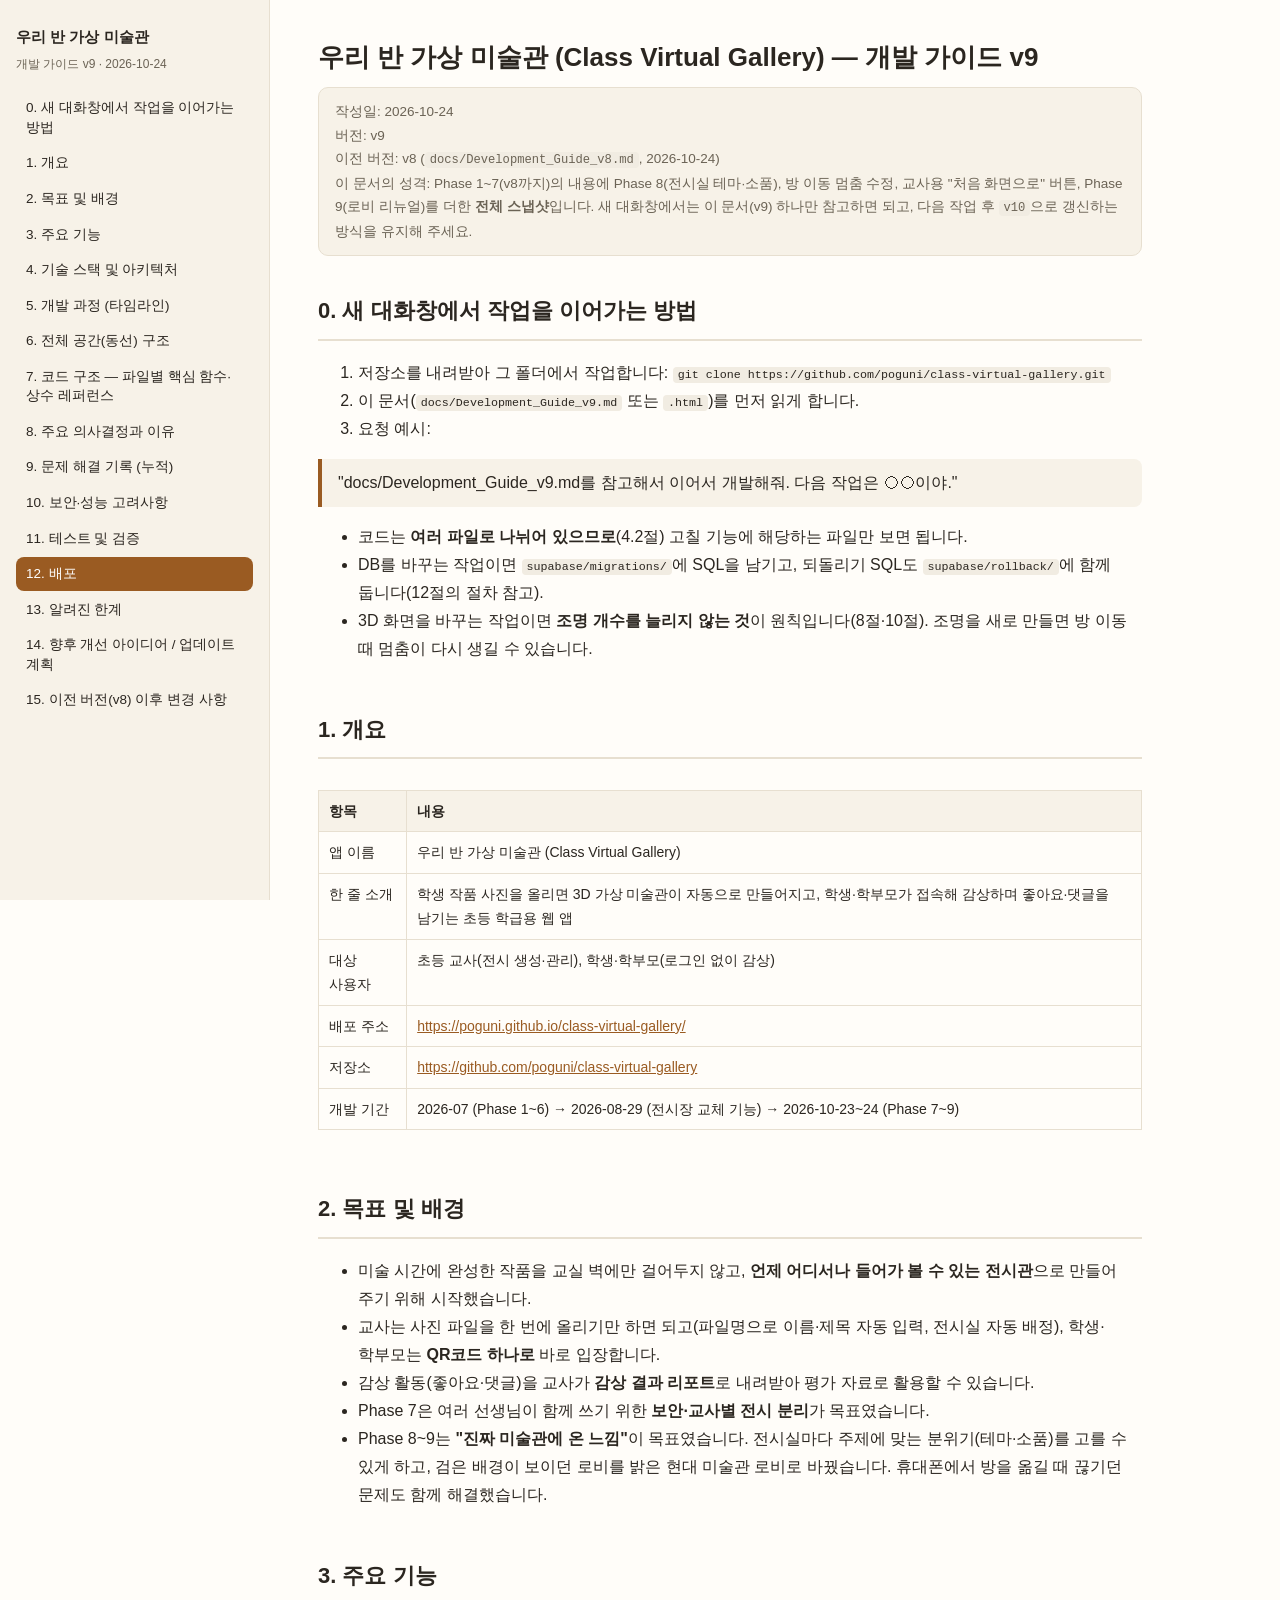
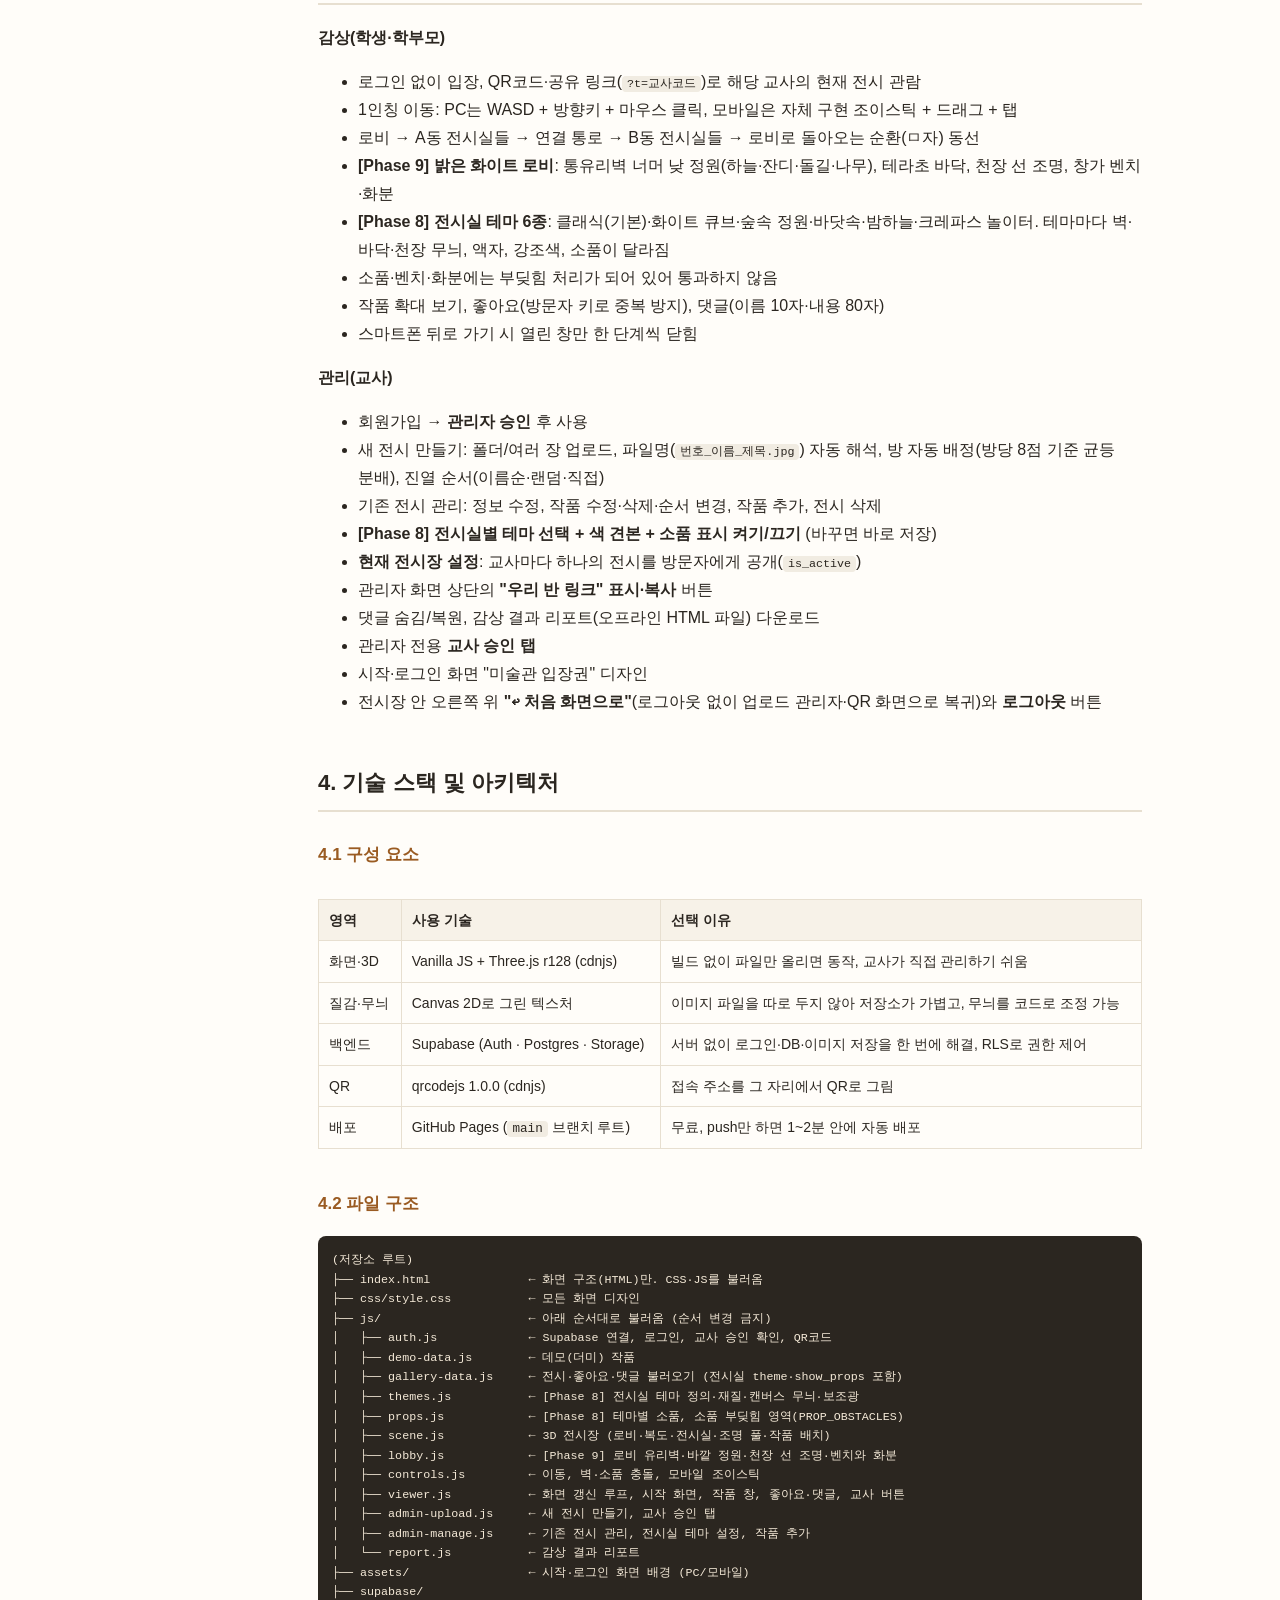
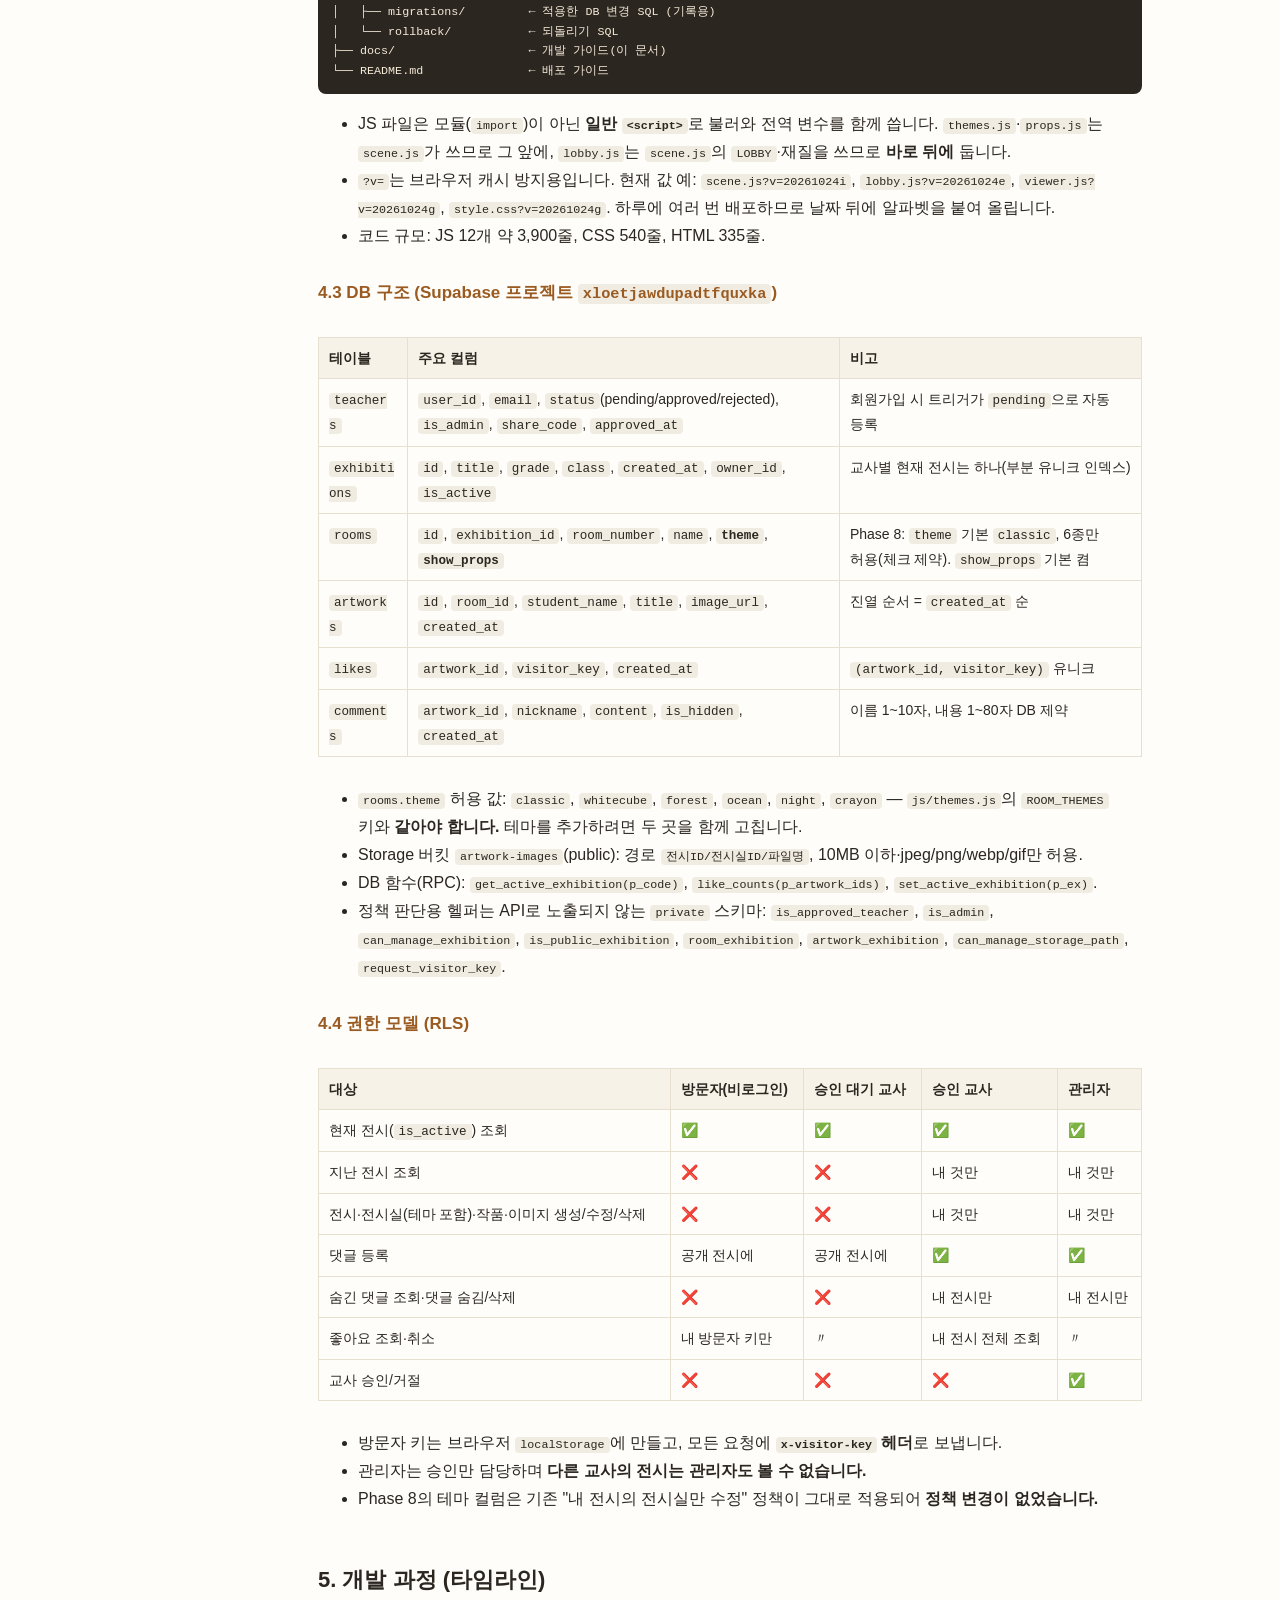
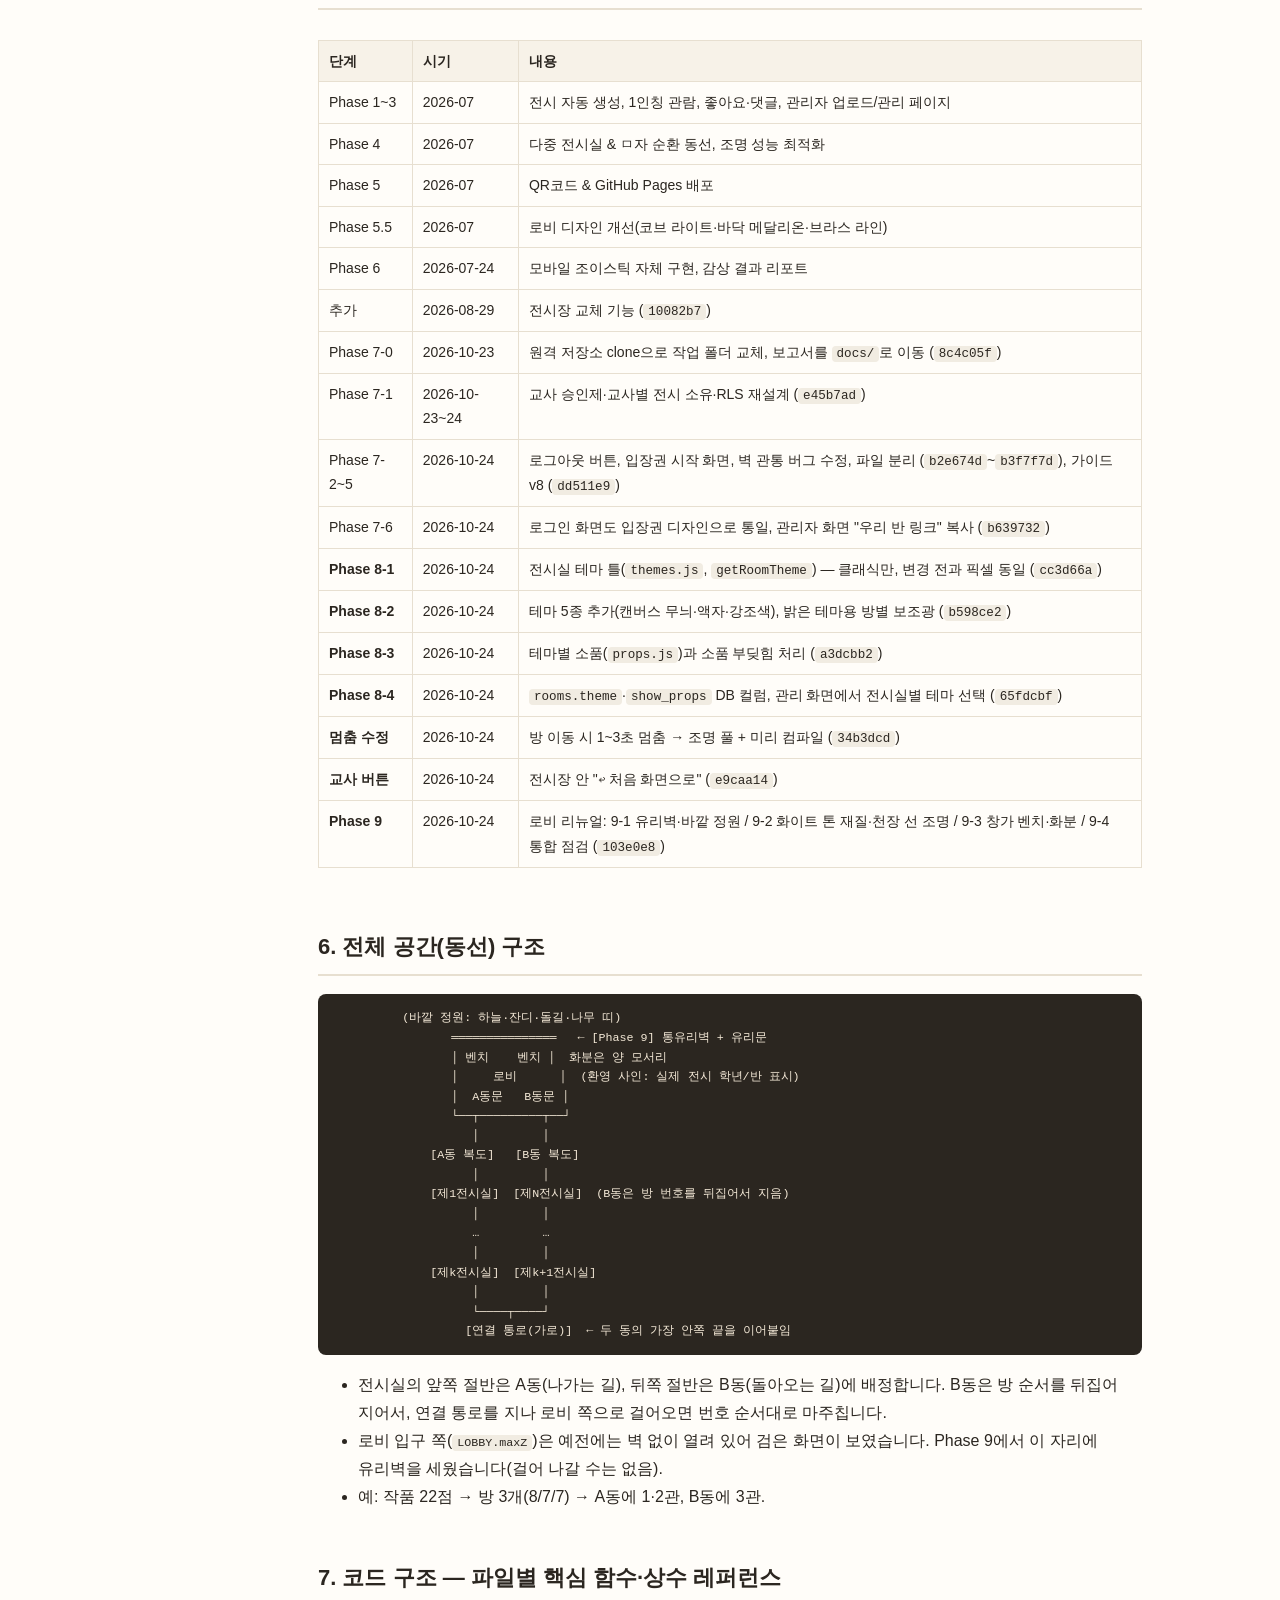
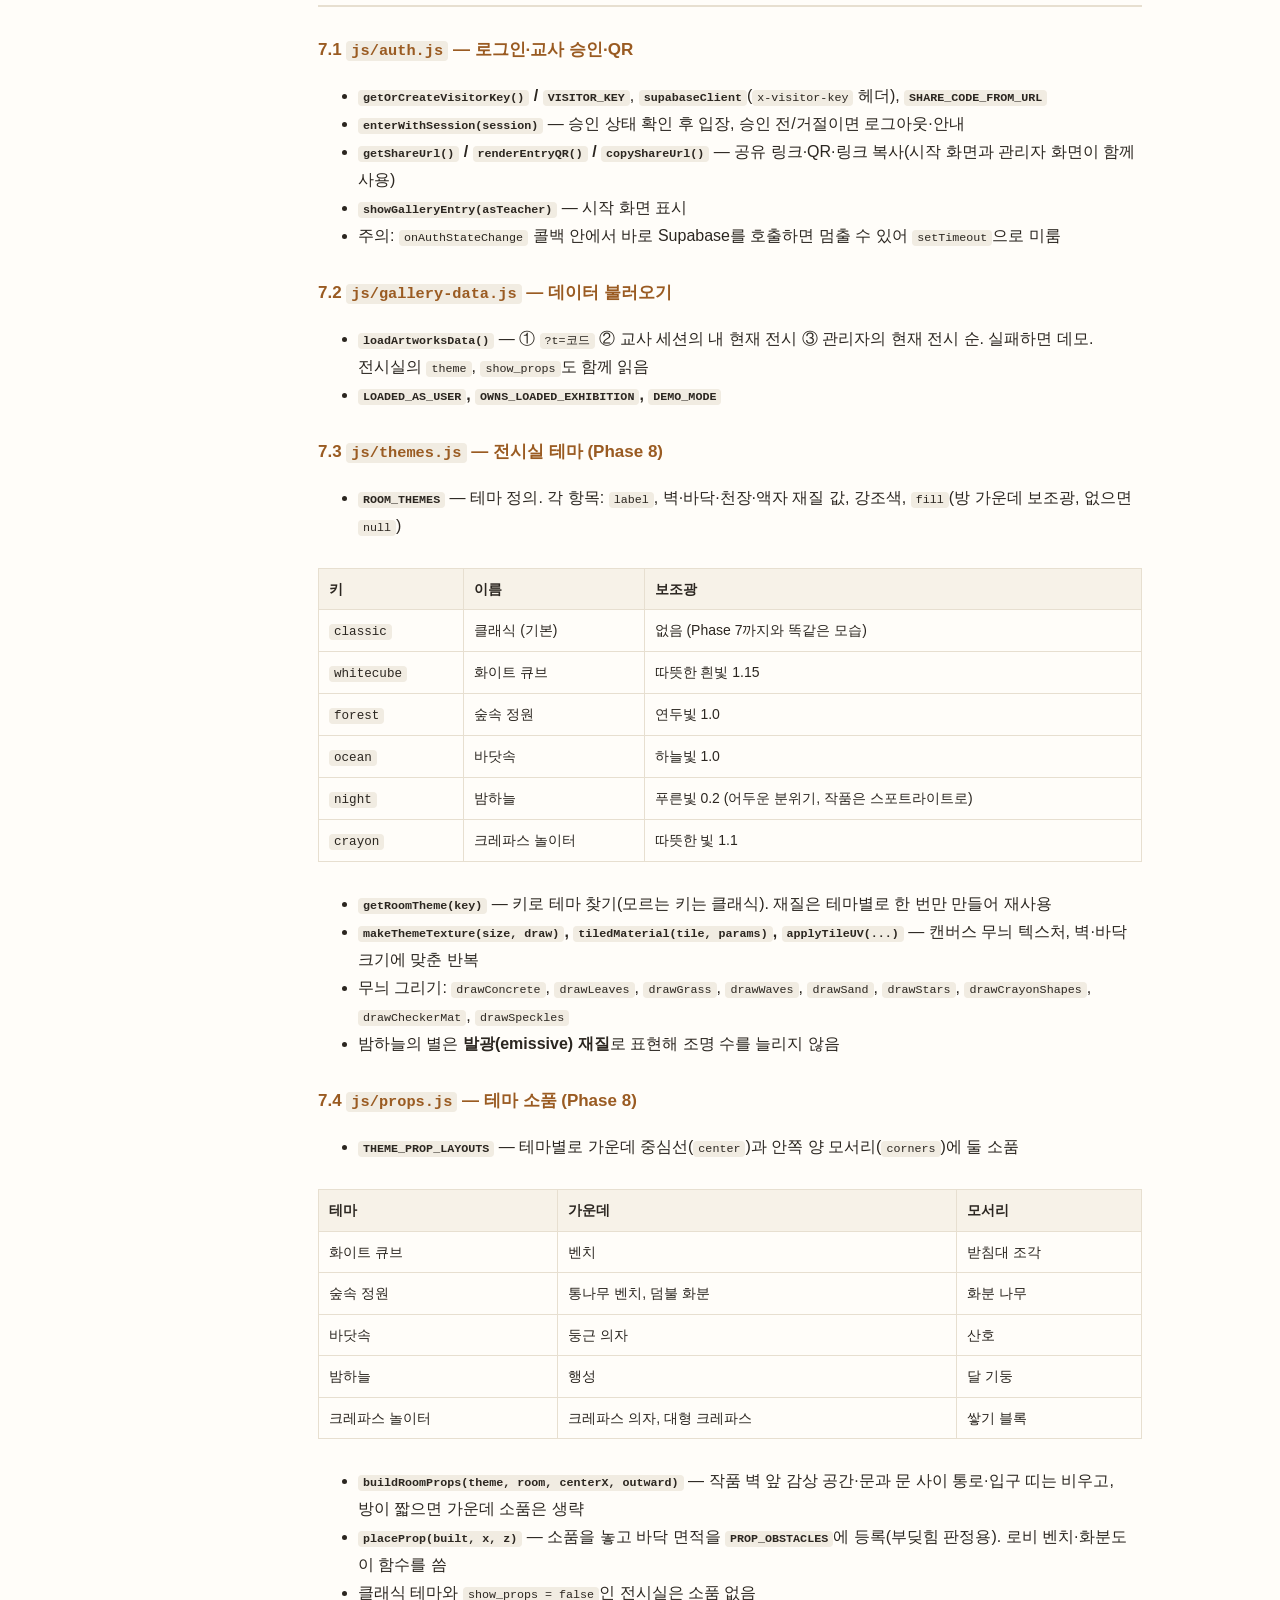
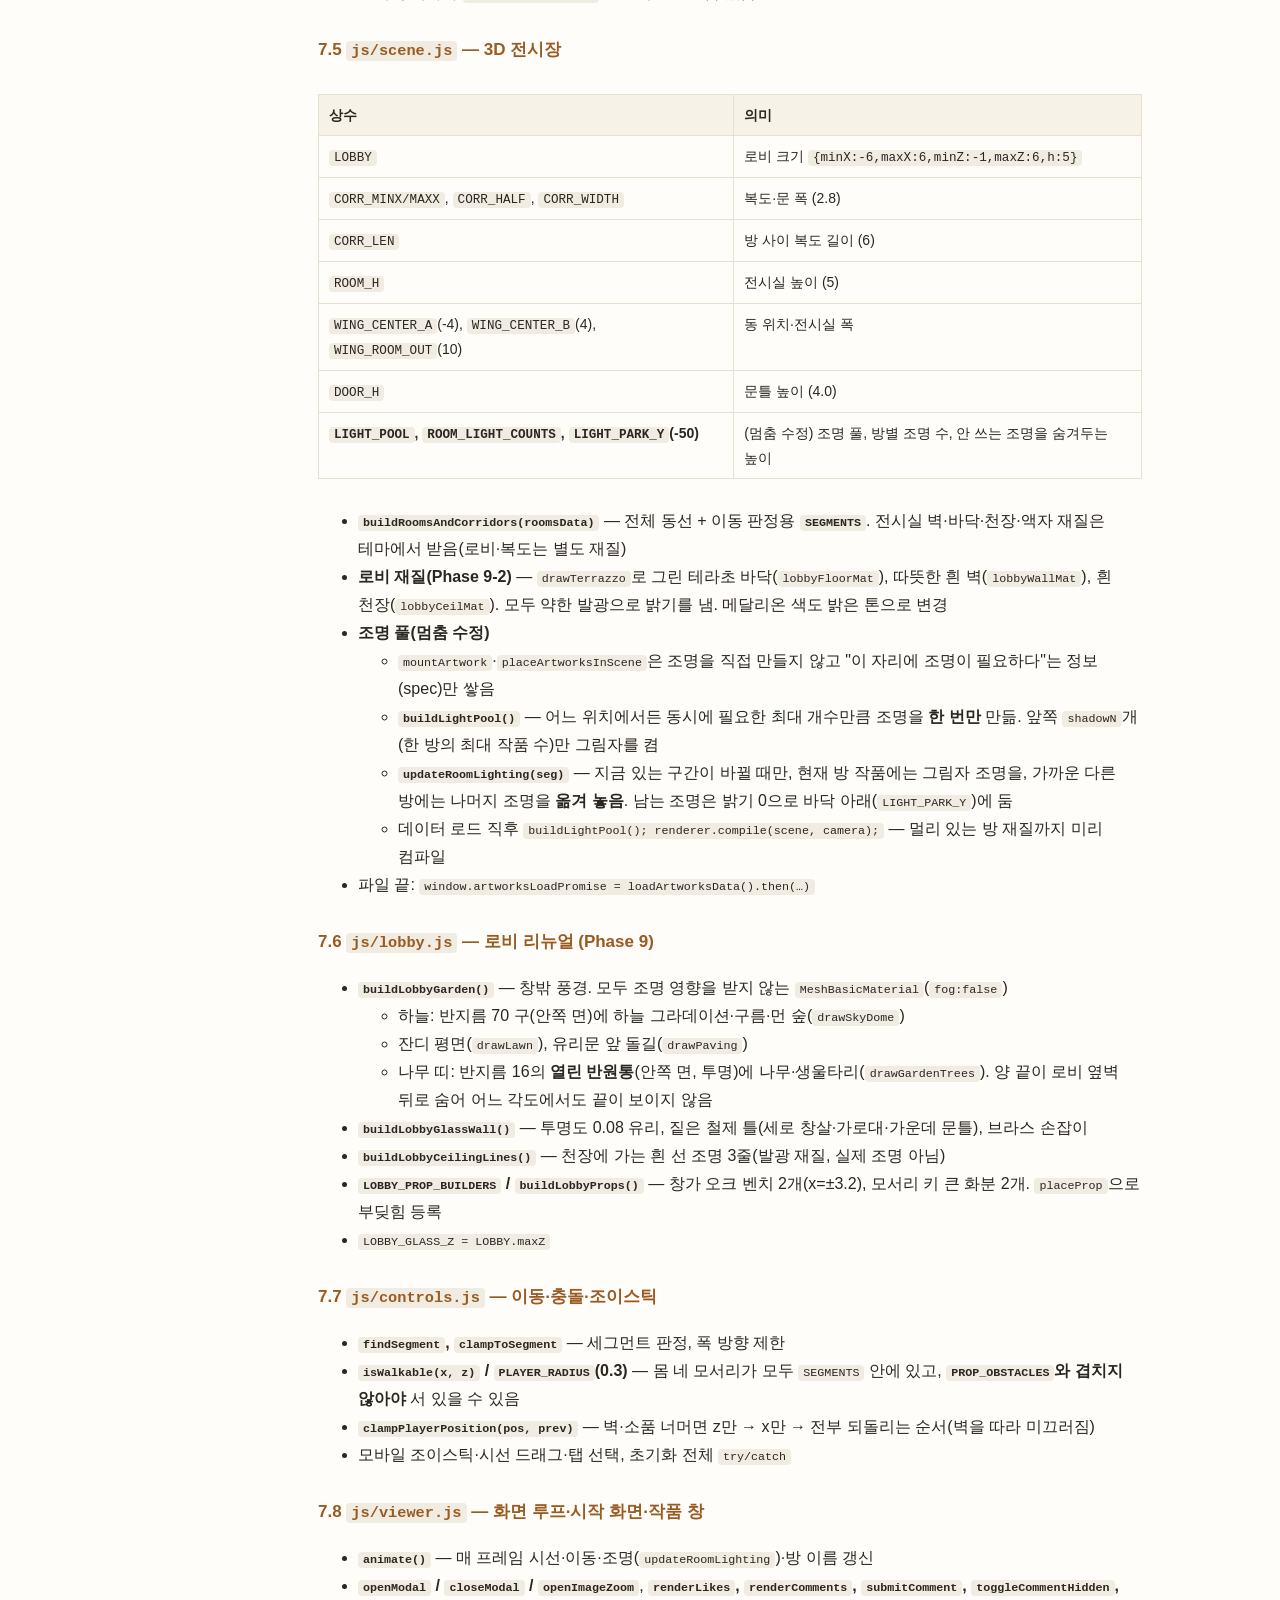
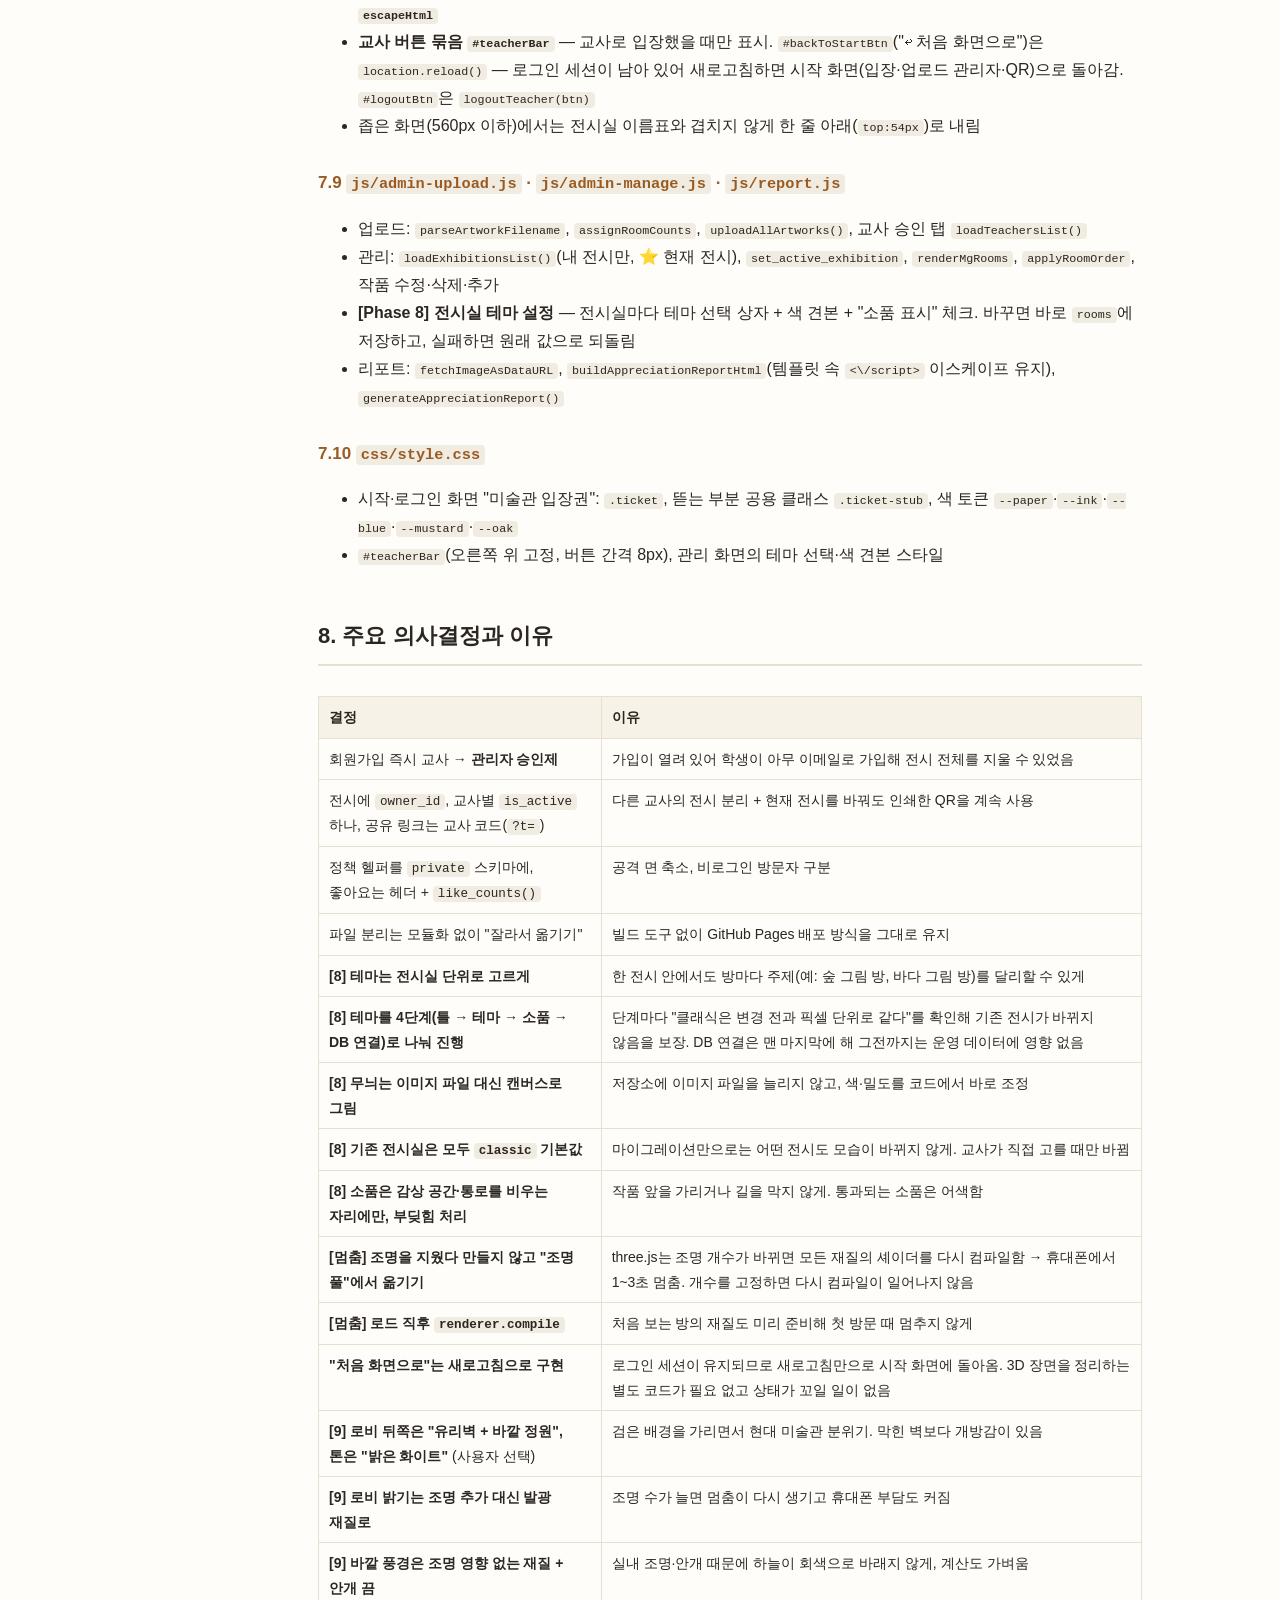
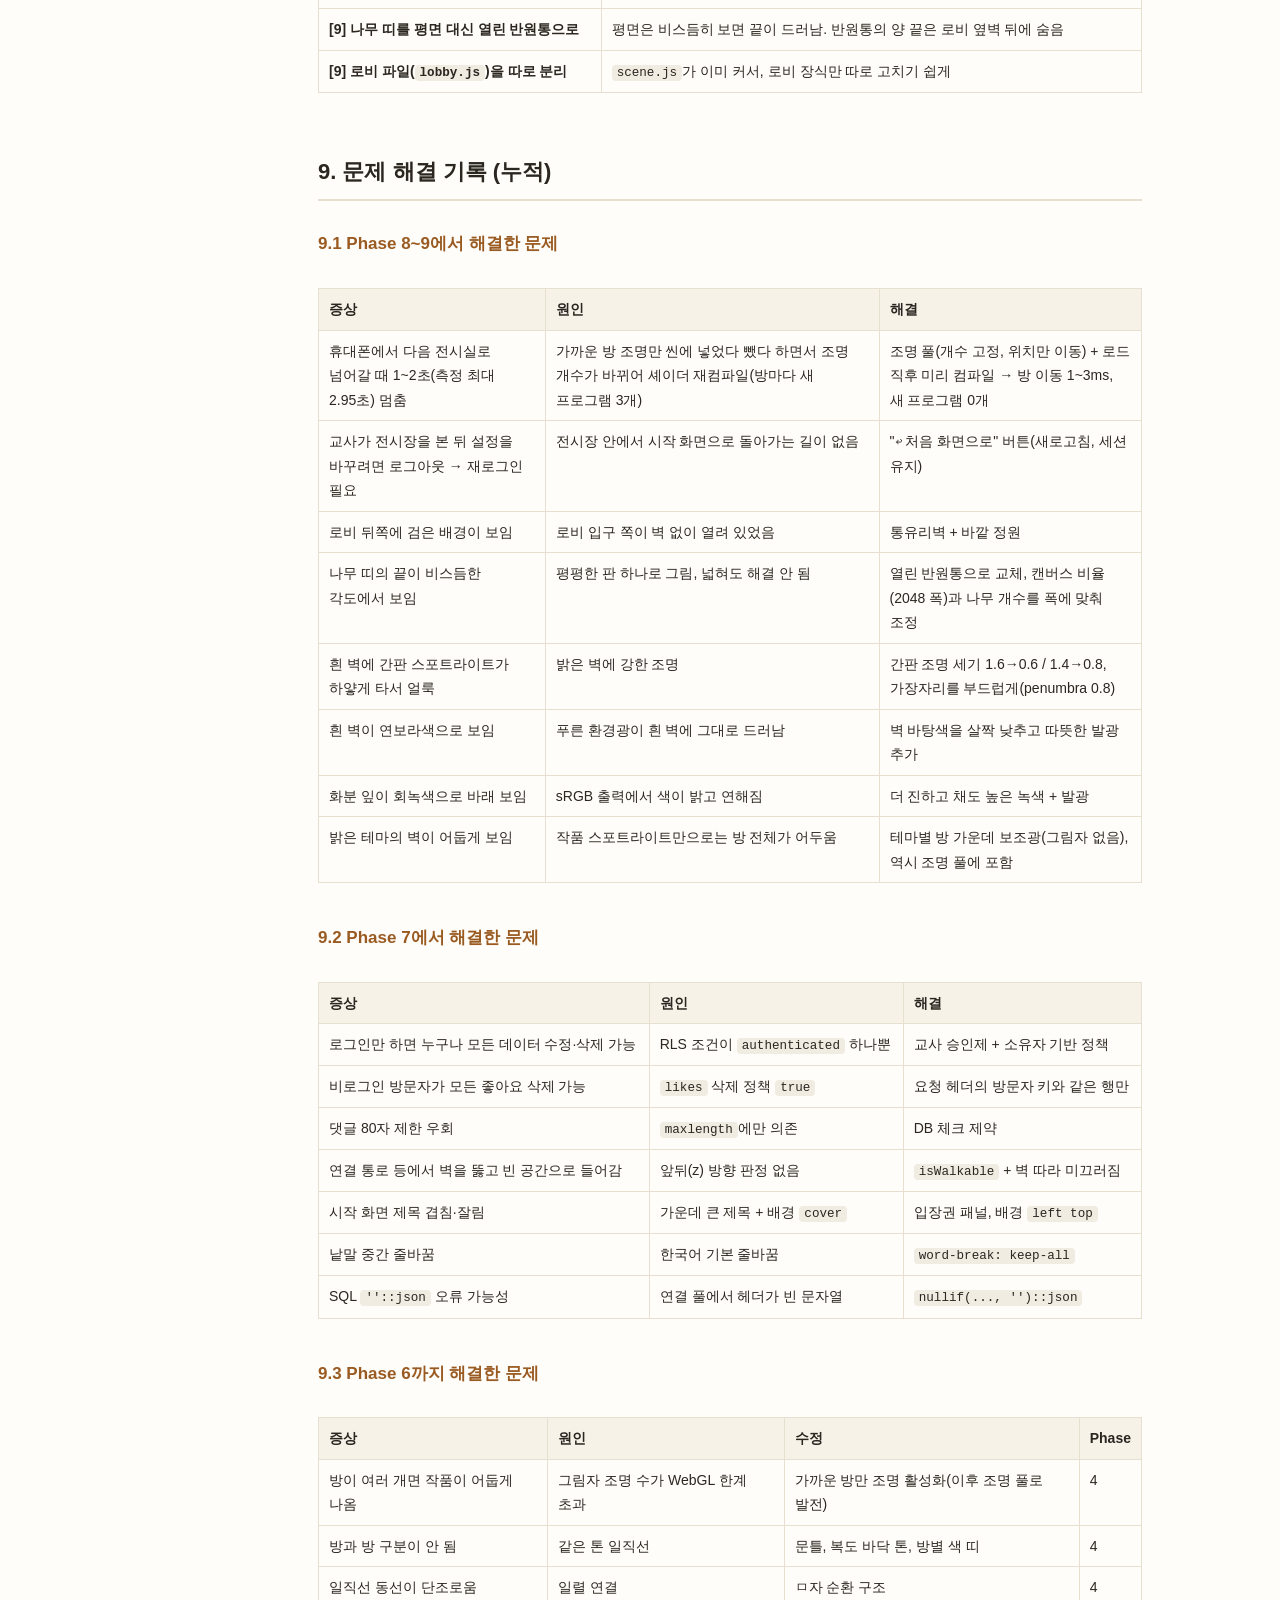
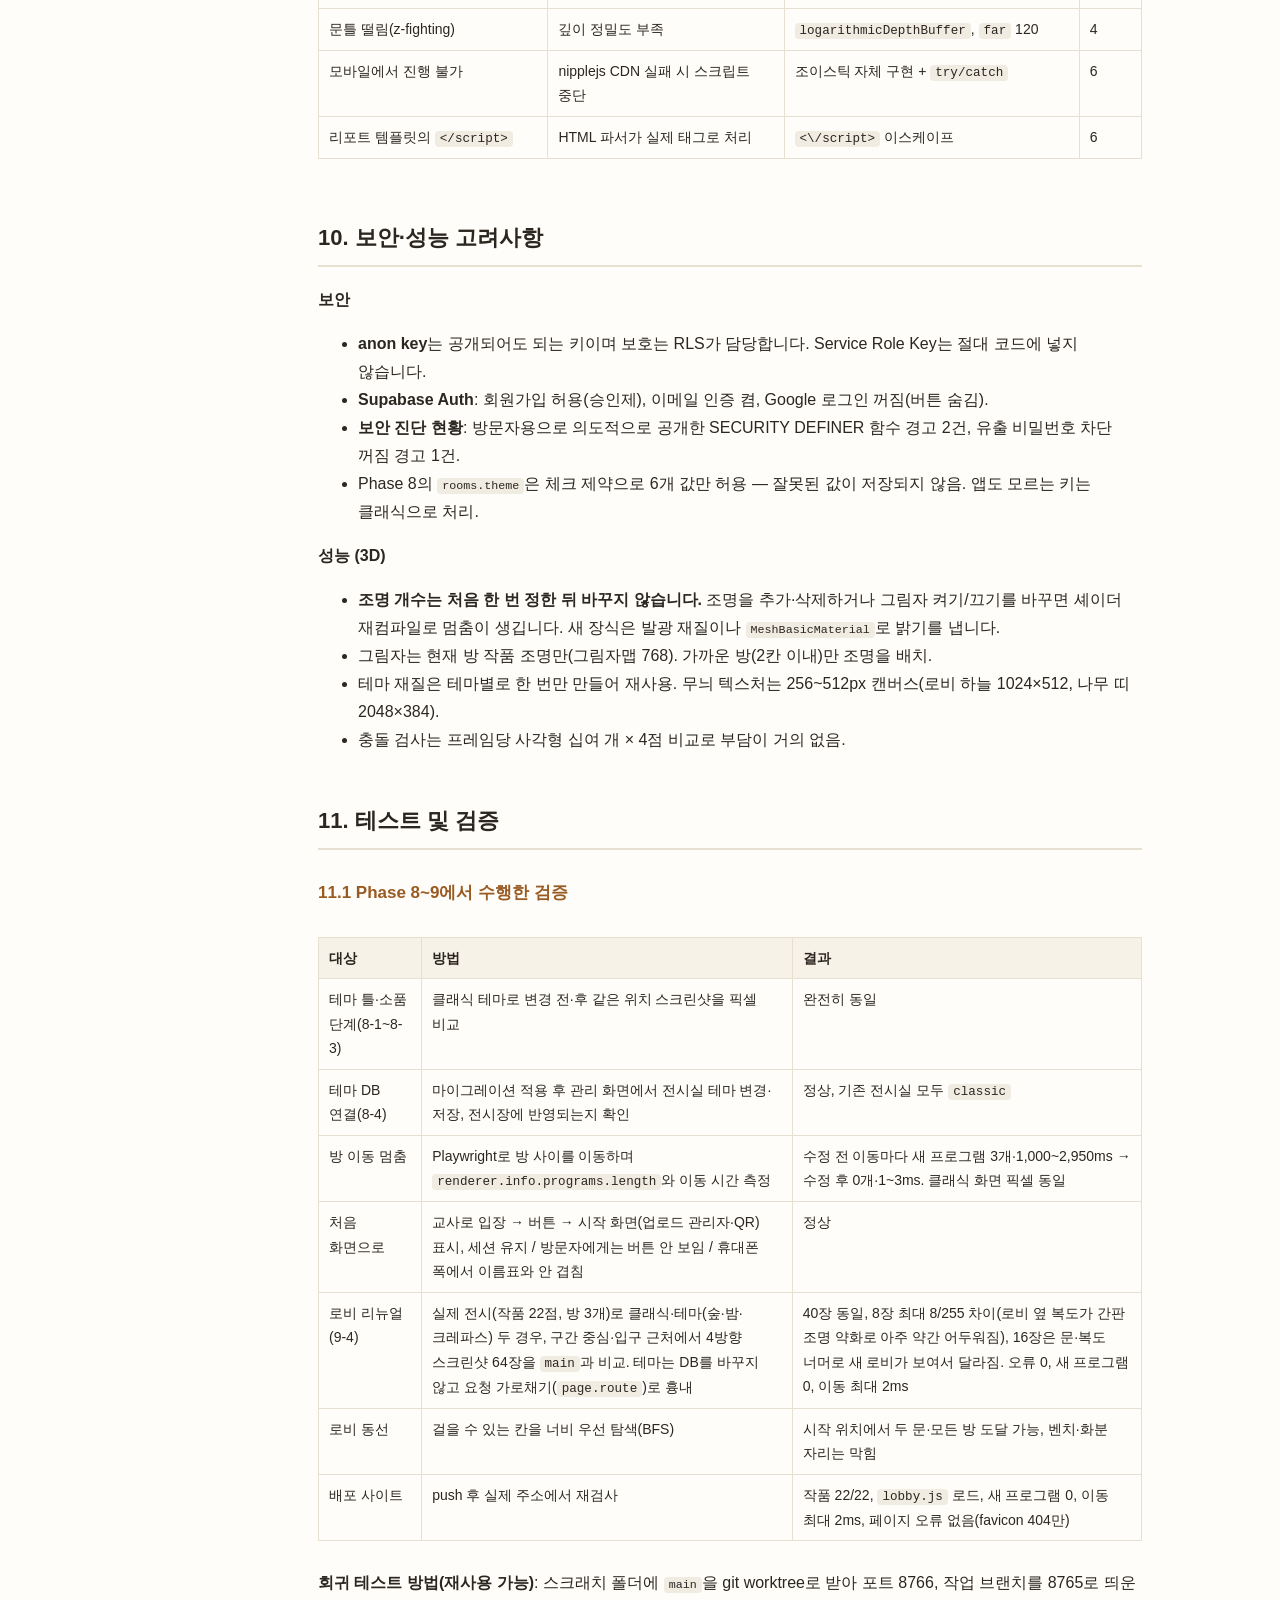
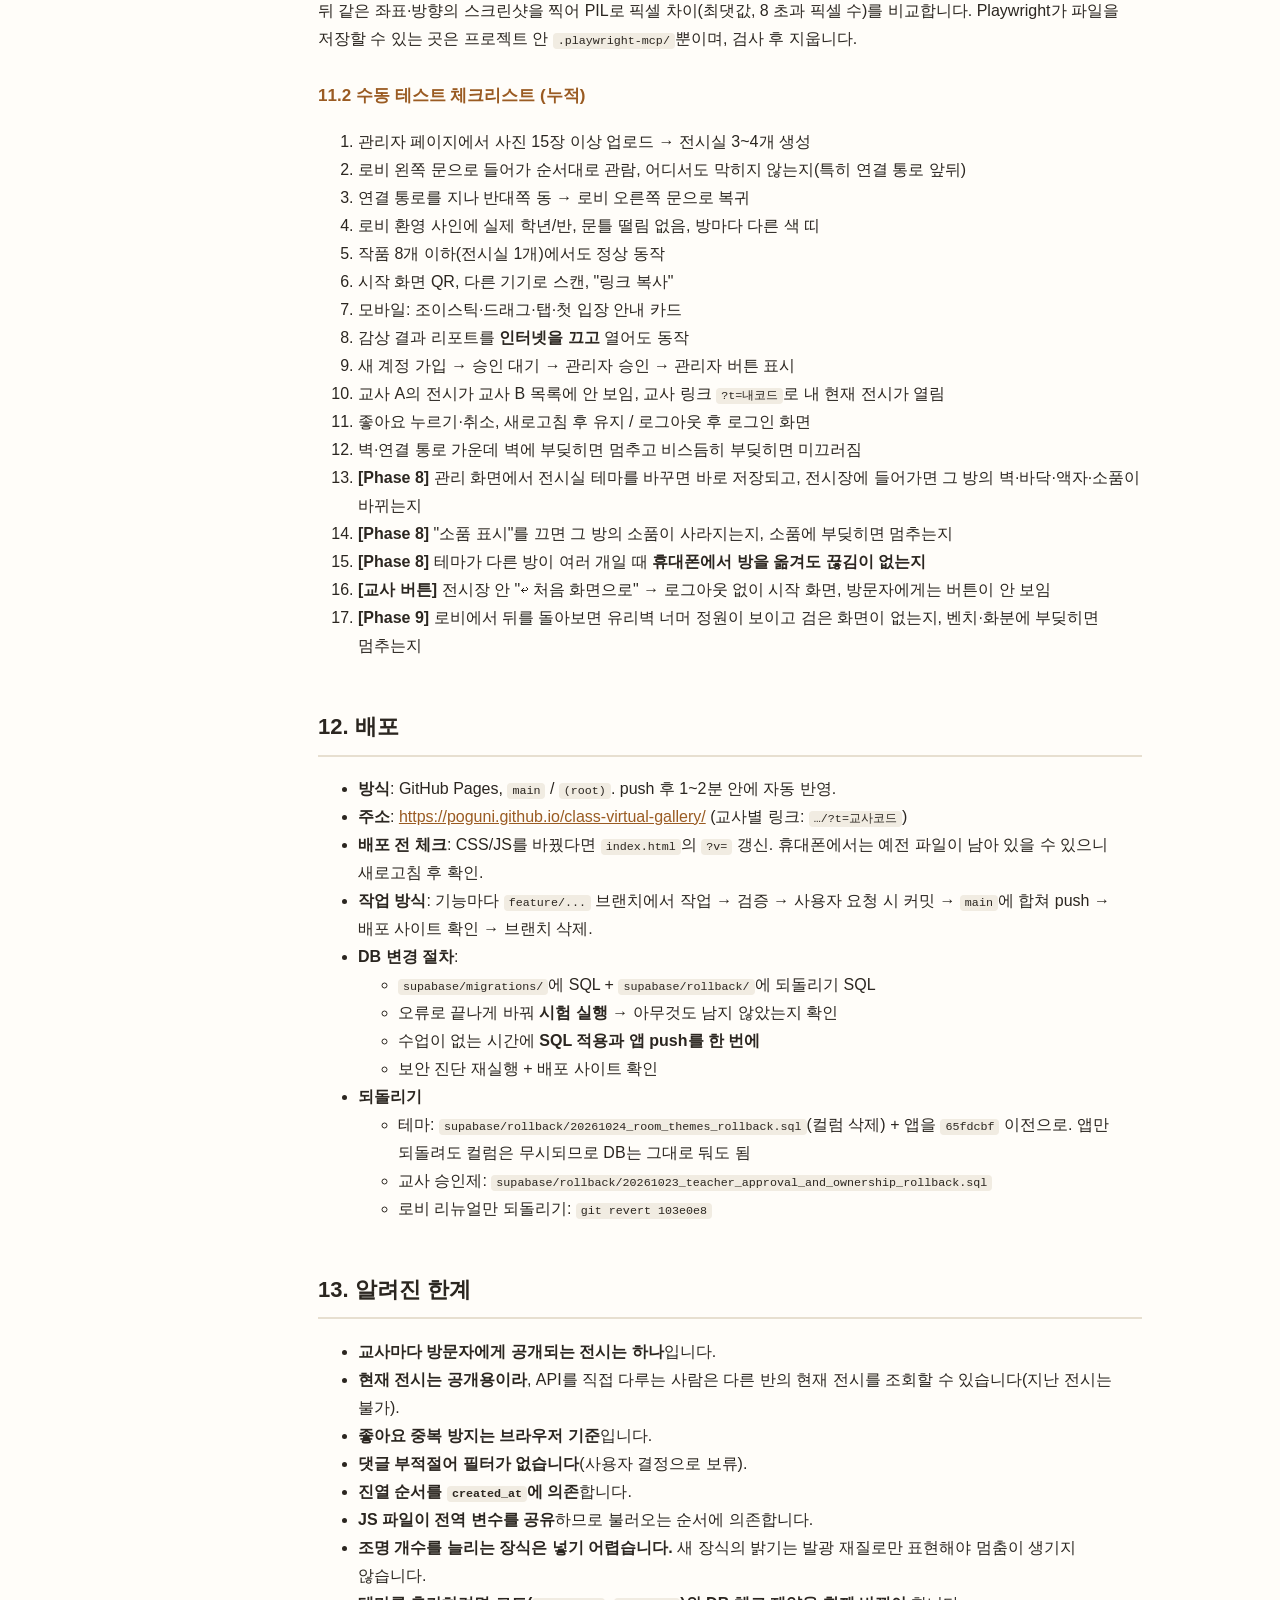
<file: docs/Development_Guide_v9.html>
<!DOCTYPE html>
<html lang="ko">
<head>
<meta charset="UTF-8">
<meta name="viewport" content="width=device-width, initial-scale=1.0">
<title>우리 반 가상 미술관 개발 가이드 v9</title>
<style>
  :root { --sidebar-w: 270px; --accent: #9A5B22; --accent-soft: #f3e6d4; --text: #2b2620; --muted: #6b6355; --bg: #fffdf9; --panel: #f7f2e8; --border: #e7dfd0; }
  * { box-sizing: border-box; }
  html { scroll-behavior: smooth; }
  @media (prefers-reduced-motion: reduce) { html { scroll-behavior: auto; } }
  body { margin: 0; font-family: -apple-system, "Segoe UI", "Noto Sans KR", "Malgun Gothic", sans-serif; color: var(--text); background: var(--bg); line-height: 1.75; word-break: keep-all; }
  .layout { display: flex; min-height: 100vh; }
  nav.sidebar { position: sticky; top: 0; align-self: flex-start; width: var(--sidebar-w); flex-shrink: 0; height: 100vh; overflow-y: auto; padding: 24px 16px; background: var(--panel); border-right: 1px solid var(--border); }
  nav.sidebar h1 { font-size: 15px; margin: 0 0 4px; }
  nav.sidebar .meta { font-size: 12px; color: var(--muted); margin-bottom: 16px; }
  nav.sidebar a { display: block; padding: 7px 10px; margin: 2px 0; font-size: 13.5px; line-height: 1.45; color: var(--text); text-decoration: none; border-radius: 8px; }
  nav.sidebar a:hover { background: var(--accent-soft); }
  nav.sidebar a.active { background: var(--accent); color: #fff; }
  nav.sidebar a:focus-visible, main a:focus-visible { outline: 2px solid var(--accent); outline-offset: 2px; }
  main { flex: 1; min-width: 0; padding: 40px 48px 80px; max-width: 920px; }
  main header h1 { font-size: 26px; margin: 0 0 12px; line-height: 1.35; }
  main header .doc-meta { font-size: 13.5px; color: var(--muted); background: var(--panel); border: 1px solid var(--border); border-radius: 10px; padding: 12px 16px; margin-bottom: 36px; }
  main section { margin-bottom: 48px; scroll-margin-top: 24px; }
  main h2 { font-size: 22px; border-bottom: 2px solid var(--border); padding-bottom: 8px; }
  main h3 { font-size: 17px; color: var(--accent); margin-top: 28px; }
  main a { color: var(--accent); }
  .table-wrap { overflow-x: auto; }
  main table { border-collapse: collapse; width: 100%; margin: 12px 0; }
  main th, main td { border: 1px solid var(--border); padding: 8px 10px; font-size: 14px; text-align: left; vertical-align: top; }
  main th { background: var(--panel); }
  main code { background: #f1ece2; padding: 1px 5px; border-radius: 4px; font-size: 0.9em; word-break: normal; overflow-wrap: anywhere; }
  main pre { background: #2b2620; color: #f5ead8; padding: 14px; border-radius: 8px; overflow-x: auto; line-height: 1.5; }
  main pre code { background: none; padding: 0; color: inherit; word-break: normal; }
  main blockquote { margin: 12px 0; padding: 10px 16px; border-left: 4px solid var(--accent); background: var(--panel); border-radius: 0 8px 8px 0; }
  @media (max-width: 800px) {
    .layout { flex-direction: column; }
    nav.sidebar { position: relative; width: 100%; height: auto; border-right: none; border-bottom: 1px solid var(--border); }
    main { padding: 28px 16px 60px; }
  }
  @media print { nav.sidebar { display: none; } main { max-width: none; padding: 0; } }
</style>
</head>
<body>
<div class="layout">
  <nav class="sidebar" id="sidebar">
    <h1>우리 반 가상 미술관</h1>
    <div class="meta">개발 가이드 v9 · 2026-10-24</div>
    <a href="#sec-0">0. 새 대화창에서 작업을 이어가는 방법</a>
    <a href="#sec-1">1. 개요</a>
    <a href="#sec-2">2. 목표 및 배경</a>
    <a href="#sec-3">3. 주요 기능</a>
    <a href="#sec-4">4. 기술 스택 및 아키텍처</a>
    <a href="#sec-5">5. 개발 과정 (타임라인)</a>
    <a href="#sec-6">6. 전체 공간(동선) 구조</a>
    <a href="#sec-7">7. 코드 구조 — 파일별 핵심 함수·상수 레퍼런스</a>
    <a href="#sec-8">8. 주요 의사결정과 이유</a>
    <a href="#sec-9">9. 문제 해결 기록 (누적)</a>
    <a href="#sec-10">10. 보안·성능 고려사항</a>
    <a href="#sec-11">11. 테스트 및 검증</a>
    <a href="#sec-12">12. 배포</a>
    <a href="#sec-13">13. 알려진 한계</a>
    <a href="#sec-14">14. 향후 개선 아이디어 / 업데이트 계획</a>
    <a href="#sec-15">15. 이전 버전(v8) 이후 변경 사항</a>
  </nav>
  <main id="content">
    <header><h1>우리 반 가상 미술관 (Class Virtual Gallery) — 개발 가이드 v9</h1><div class="doc-meta"><div>작성일: 2026-10-24</div><div>버전: v9</div><div>이전 버전: v8 (<code>docs/Development_Guide_v8.md</code>, 2026-10-24)</div><div>이 문서의 성격: Phase 1~7(v8까지)의 내용에 Phase 8(전시실 테마·소품), 방 이동 멈춤 수정, 교사용 "처음 화면으로" 버튼, Phase 9(로비 리뉴얼)를 더한 <strong>전체 스냅샷</strong>입니다. 새 대화창에서는 이 문서(v9) 하나만 참고하면 되고, 다음 작업 후 <code>v10</code>으로 갱신하는 방식을 유지해 주세요.</div></div></header>
    <section id="sec-0"><h2>0. 새 대화창에서 작업을 이어가는 방법</h2>
<ol><li>저장소를 내려받아 그 폴더에서 작업합니다: <code>git clone https://github.com/poguni/class-virtual-gallery.git</code></li><li>이 문서(<code>docs/Development_Guide_v9.md</code> 또는 <code>.html</code>)를 먼저 읽게 합니다.</li><li>요청 예시:</li></ol>
<blockquote>"docs/Development_Guide_v9.md를 참고해서 이어서 개발해줘. 다음 작업은 ◯◯이야."</blockquote>
<ul><li>코드는 <strong>여러 파일로 나뉘어 있으므로</strong>(4.2절) 고칠 기능에 해당하는 파일만 보면 됩니다.</li><li>DB를 바꾸는 작업이면 <code>supabase/migrations/</code>에 SQL을 남기고, 되돌리기 SQL도 <code>supabase/rollback/</code>에 함께 둡니다(12절의 절차 참고).</li><li>3D 화면을 바꾸는 작업이면 <strong>조명 개수를 늘리지 않는 것</strong>이 원칙입니다(8절·10절). 조명을 새로 만들면 방 이동 때 멈춤이 다시 생길 수 있습니다.</li></ul>
    </section>
    <section id="sec-1"><h2>1. 개요</h2>
<div class="table-wrap"><table><thead><tr><th>항목</th><th>내용</th></tr></thead><tbody><tr><td>앱 이름</td><td>우리 반 가상 미술관 (Class Virtual Gallery)</td></tr><tr><td>한 줄 소개</td><td>학생 작품 사진을 올리면 3D 가상 미술관이 자동으로 만들어지고, 학생·학부모가 접속해 감상하며 좋아요·댓글을 남기는 초등 학급용 웹 앱</td></tr><tr><td>대상 사용자</td><td>초등 교사(전시 생성·관리), 학생·학부모(로그인 없이 감상)</td></tr><tr><td>배포 주소</td><td><a href="https://poguni.github.io/class-virtual-gallery/">https://poguni.github.io/class-virtual-gallery/</a></td></tr><tr><td>저장소</td><td><a href="https://github.com/poguni/class-virtual-gallery">https://github.com/poguni/class-virtual-gallery</a></td></tr><tr><td>개발 기간</td><td>2026-07 (Phase 1~6) → 2026-08-29 (전시장 교체 기능) → 2026-10-23~24 (Phase 7~9)</td></tr></tbody></table></div>
    </section>
    <section id="sec-2"><h2>2. 목표 및 배경</h2>
<ul><li>미술 시간에 완성한 작품을 교실 벽에만 걸어두지 않고, <strong>언제 어디서나 들어가 볼 수 있는 전시관</strong>으로 만들어 주기 위해 시작했습니다.</li><li>교사는 사진 파일을 한 번에 올리기만 하면 되고(파일명으로 이름·제목 자동 입력, 전시실 자동 배정), 학생·학부모는 <strong>QR코드 하나로</strong> 바로 입장합니다.</li><li>감상 활동(좋아요·댓글)을 교사가 <strong>감상 결과 리포트</strong>로 내려받아 평가 자료로 활용할 수 있습니다.</li><li>Phase 7은 여러 선생님이 함께 쓰기 위한 <strong>보안·교사별 전시 분리</strong>가 목표였습니다.</li><li>Phase 8~9는 <strong>"진짜 미술관에 온 느낌"</strong>이 목표였습니다. 전시실마다 주제에 맞는 분위기(테마·소품)를 고를 수 있게 하고, 검은 배경이 보이던 로비를 밝은 현대 미술관 로비로 바꿨습니다. 휴대폰에서 방을 옮길 때 끊기던 문제도 함께 해결했습니다.</li></ul>
    </section>
    <section id="sec-3"><h2>3. 주요 기능</h2>
<p><strong>감상(학생·학부모)</strong></p>
<ul><li>로그인 없이 입장, QR코드·공유 링크(<code>?t=교사코드</code>)로 해당 교사의 현재 전시 관람</li><li>1인칭 이동: PC는 WASD + 방향키 + 마우스 클릭, 모바일은 자체 구현 조이스틱 + 드래그 + 탭</li><li>로비 → A동 전시실들 → 연결 통로 → B동 전시실들 → 로비로 돌아오는 순환(ㅁ자) 동선</li><li><strong>[Phase 9] 밝은 화이트 로비</strong>: 통유리벽 너머 낮 정원(하늘·잔디·돌길·나무), 테라초 바닥, 천장 선 조명, 창가 벤치·화분</li><li><strong>[Phase 8] 전시실 테마 6종</strong>: 클래식(기본)·화이트 큐브·숲속 정원·바닷속·밤하늘·크레파스 놀이터. 테마마다 벽·바닥·천장 무늬, 액자, 강조색, 소품이 달라짐</li><li>소품·벤치·화분에는 부딪힘 처리가 되어 있어 통과하지 않음</li><li>작품 확대 보기, 좋아요(방문자 키로 중복 방지), 댓글(이름 10자·내용 80자)</li><li>스마트폰 뒤로 가기 시 열린 창만 한 단계씩 닫힘</li></ul>
<p><strong>관리(교사)</strong></p>
<ul><li>회원가입 → <strong>관리자 승인</strong> 후 사용</li><li>새 전시 만들기: 폴더/여러 장 업로드, 파일명(<code>번호_이름_제목.jpg</code>) 자동 해석, 방 자동 배정(방당 8점 기준 균등 분배), 진열 순서(이름순·랜덤·직접)</li><li>기존 전시 관리: 정보 수정, 작품 수정·삭제·순서 변경, 작품 추가, 전시 삭제</li><li><strong>[Phase 8] 전시실별 테마 선택 + 색 견본 + 소품 표시 켜기/끄기</strong> (바꾸면 바로 저장)</li><li><strong>현재 전시장 설정</strong>: 교사마다 하나의 전시를 방문자에게 공개(<code>is_active</code>)</li><li>관리자 화면 상단의 <strong>"우리 반 링크" 표시·복사</strong> 버튼</li><li>댓글 숨김/복원, 감상 결과 리포트(오프라인 HTML 파일) 다운로드</li><li>관리자 전용 <strong>교사 승인 탭</strong></li><li>시작·로그인 화면 "미술관 입장권" 디자인</li><li>전시장 안 오른쪽 위 <strong>"↩ 처음 화면으로"</strong>(로그아웃 없이 업로드 관리자·QR 화면으로 복귀)와 <strong>로그아웃</strong> 버튼</li></ul>
    </section>
    <section id="sec-4"><h2>4. 기술 스택 및 아키텍처</h2>
<h3>4.1 구성 요소</h3>
<div class="table-wrap"><table><thead><tr><th>영역</th><th>사용 기술</th><th>선택 이유</th></tr></thead><tbody><tr><td>화면·3D</td><td>Vanilla JS + Three.js r128 (cdnjs)</td><td>빌드 없이 파일만 올리면 동작, 교사가 직접 관리하기 쉬움</td></tr><tr><td>질감·무늬</td><td>Canvas 2D로 그린 텍스처</td><td>이미지 파일을 따로 두지 않아 저장소가 가볍고, 무늬를 코드로 조정 가능</td></tr><tr><td>백엔드</td><td>Supabase (Auth · Postgres · Storage)</td><td>서버 없이 로그인·DB·이미지 저장을 한 번에 해결, RLS로 권한 제어</td></tr><tr><td>QR</td><td>qrcodejs 1.0.0 (cdnjs)</td><td>접속 주소를 그 자리에서 QR로 그림</td></tr><tr><td>배포</td><td>GitHub Pages (<code>main</code> 브랜치 루트)</td><td>무료, push만 하면 1~2분 안에 자동 배포</td></tr></tbody></table></div>
<h3>4.2 파일 구조</h3>
<pre><code>(저장소 루트)
├── index.html              ← 화면 구조(HTML)만. CSS·JS를 불러옴
├── css/style.css           ← 모든 화면 디자인
├── js/                     ← 아래 순서대로 불러옴 (순서 변경 금지)
│   ├── auth.js             ← Supabase 연결, 로그인, 교사 승인 확인, QR코드
│   ├── demo-data.js        ← 데모(더미) 작품
│   ├── gallery-data.js     ← 전시·좋아요·댓글 불러오기 (전시실 theme·show_props 포함)
│   ├── themes.js           ← [Phase 8] 전시실 테마 정의·재질·캔버스 무늬·보조광
│   ├── props.js            ← [Phase 8] 테마별 소품, 소품 부딪힘 영역(PROP_OBSTACLES)
│   ├── scene.js            ← 3D 전시장 (로비·복도·전시실·조명 풀·작품 배치)
│   ├── lobby.js            ← [Phase 9] 로비 유리벽·바깥 정원·천장 선 조명·벤치와 화분
│   ├── controls.js         ← 이동, 벽·소품 충돌, 모바일 조이스틱
│   ├── viewer.js           ← 화면 갱신 루프, 시작 화면, 작품 창, 좋아요·댓글, 교사 버튼
│   ├── admin-upload.js     ← 새 전시 만들기, 교사 승인 탭
│   ├── admin-manage.js     ← 기존 전시 관리, 전시실 테마 설정, 작품 추가
│   └── report.js           ← 감상 결과 리포트
├── assets/                 ← 시작·로그인 화면 배경 (PC/모바일)
├── supabase/
│   ├── migrations/         ← 적용한 DB 변경 SQL (기록용)
│   └── rollback/           ← 되돌리기 SQL
├── docs/                   ← 개발 가이드(이 문서)
└── README.md               ← 배포 가이드</code></pre>
<ul><li>JS 파일은 모듈(<code>import</code>)이 아닌 <strong>일반 <code>&lt;script&gt;</code></strong>로 불러와 전역 변수를 함께 씁니다. <code>themes.js</code>·<code>props.js</code>는 <code>scene.js</code>가 쓰므로 그 앞에, <code>lobby.js</code>는 <code>scene.js</code>의 <code>LOBBY</code>·재질을 쓰므로 <strong>바로 뒤에</strong> 둡니다.</li><li><code>?v=</code>는 브라우저 캐시 방지용입니다. 현재 값 예: <code>scene.js?v=20261024i</code>, <code>lobby.js?v=20261024e</code>, <code>viewer.js?v=20261024g</code>, <code>style.css?v=20261024g</code>. 하루에 여러 번 배포하므로 날짜 뒤에 알파벳을 붙여 올립니다.</li><li>코드 규모: JS 12개 약 3,900줄, CSS 540줄, HTML 335줄.</li></ul>
<h3>4.3 DB 구조 (Supabase 프로젝트 <code>xloetjawdupadtfquxka</code>)</h3>
<div class="table-wrap"><table><thead><tr><th>테이블</th><th>주요 컬럼</th><th>비고</th></tr></thead><tbody><tr><td><code>teachers</code></td><td><code>user_id</code>, <code>email</code>, <code>status</code>(pending/approved/rejected), <code>is_admin</code>, <code>share_code</code>, <code>approved_at</code></td><td>회원가입 시 트리거가 <code>pending</code>으로 자동 등록</td></tr><tr><td><code>exhibitions</code></td><td><code>id</code>, <code>title</code>, <code>grade</code>, <code>class</code>, <code>created_at</code>, <code>owner_id</code>, <code>is_active</code></td><td>교사별 현재 전시는 하나(부분 유니크 인덱스)</td></tr><tr><td><code>rooms</code></td><td><code>id</code>, <code>exhibition_id</code>, <code>room_number</code>, <code>name</code>, <strong><code>theme</code></strong>, <strong><code>show_props</code></strong></td><td>Phase 8: <code>theme</code> 기본 <code>classic</code>, 6종만 허용(체크 제약). <code>show_props</code> 기본 켬</td></tr><tr><td><code>artworks</code></td><td><code>id</code>, <code>room_id</code>, <code>student_name</code>, <code>title</code>, <code>image_url</code>, <code>created_at</code></td><td>진열 순서 = <code>created_at</code> 순</td></tr><tr><td><code>likes</code></td><td><code>artwork_id</code>, <code>visitor_key</code>, <code>created_at</code></td><td><code>(artwork_id, visitor_key)</code> 유니크</td></tr><tr><td><code>comments</code></td><td><code>artwork_id</code>, <code>nickname</code>, <code>content</code>, <code>is_hidden</code>, <code>created_at</code></td><td>이름 1~10자, 내용 1~80자 DB 제약</td></tr></tbody></table></div>
<ul><li><code>rooms.theme</code> 허용 값: <code>classic</code>, <code>whitecube</code>, <code>forest</code>, <code>ocean</code>, <code>night</code>, <code>crayon</code> — <code>js/themes.js</code>의 <code>ROOM_THEMES</code> 키와 <strong>같아야 합니다.</strong> 테마를 추가하려면 두 곳을 함께 고칩니다.</li><li>Storage 버킷 <code>artwork-images</code>(public): 경로 <code>전시ID/전시실ID/파일명</code>, 10MB 이하·jpeg/png/webp/gif만 허용.</li><li>DB 함수(RPC): <code>get_active_exhibition(p_code)</code>, <code>like_counts(p_artwork_ids)</code>, <code>set_active_exhibition(p_ex)</code>.</li><li>정책 판단용 헬퍼는 API로 노출되지 않는 <code>private</code> 스키마: <code>is_approved_teacher</code>, <code>is_admin</code>, <code>can_manage_exhibition</code>, <code>is_public_exhibition</code>, <code>room_exhibition</code>, <code>artwork_exhibition</code>, <code>can_manage_storage_path</code>, <code>request_visitor_key</code>.</li></ul>
<h3>4.4 권한 모델 (RLS)</h3>
<div class="table-wrap"><table><thead><tr><th>대상</th><th>방문자(비로그인)</th><th>승인 대기 교사</th><th>승인 교사</th><th>관리자</th></tr></thead><tbody><tr><td>현재 전시(<code>is_active</code>) 조회</td><td>✅</td><td>✅</td><td>✅</td><td>✅</td></tr><tr><td>지난 전시 조회</td><td>❌</td><td>❌</td><td>내 것만</td><td>내 것만</td></tr><tr><td>전시·전시실(테마 포함)·작품·이미지 생성/수정/삭제</td><td>❌</td><td>❌</td><td>내 것만</td><td>내 것만</td></tr><tr><td>댓글 등록</td><td>공개 전시에</td><td>공개 전시에</td><td>✅</td><td>✅</td></tr><tr><td>숨긴 댓글 조회·댓글 숨김/삭제</td><td>❌</td><td>❌</td><td>내 전시만</td><td>내 전시만</td></tr><tr><td>좋아요 조회·취소</td><td>내 방문자 키만</td><td>〃</td><td>내 전시 전체 조회</td><td>〃</td></tr><tr><td>교사 승인/거절</td><td>❌</td><td>❌</td><td>❌</td><td>✅</td></tr></tbody></table></div>
<ul><li>방문자 키는 브라우저 <code>localStorage</code>에 만들고, 모든 요청에 <strong><code>x-visitor-key</code> 헤더</strong>로 보냅니다.</li><li>관리자는 승인만 담당하며 <strong>다른 교사의 전시는 관리자도 볼 수 없습니다.</strong></li><li>Phase 8의 테마 컬럼은 기존 "내 전시의 전시실만 수정" 정책이 그대로 적용되어 <strong>정책 변경이 없었습니다.</strong></li></ul>
    </section>
    <section id="sec-5"><h2>5. 개발 과정 (타임라인)</h2>
<div class="table-wrap"><table><thead><tr><th>단계</th><th>시기</th><th>내용</th></tr></thead><tbody><tr><td>Phase 1~3</td><td>2026-07</td><td>전시 자동 생성, 1인칭 관람, 좋아요·댓글, 관리자 업로드/관리 페이지</td></tr><tr><td>Phase 4</td><td>2026-07</td><td>다중 전시실 &amp; ㅁ자 순환 동선, 조명 성능 최적화</td></tr><tr><td>Phase 5</td><td>2026-07</td><td>QR코드 &amp; GitHub Pages 배포</td></tr><tr><td>Phase 5.5</td><td>2026-07</td><td>로비 디자인 개선(코브 라이트·바닥 메달리온·브라스 라인)</td></tr><tr><td>Phase 6</td><td>2026-07-24</td><td>모바일 조이스틱 자체 구현, 감상 결과 리포트</td></tr><tr><td>추가</td><td>2026-08-29</td><td>전시장 교체 기능 (<code>10082b7</code>)</td></tr><tr><td>Phase 7-0</td><td>2026-10-23</td><td>원격 저장소 clone으로 작업 폴더 교체, 보고서를 <code>docs/</code>로 이동 (<code>8c4c05f</code>)</td></tr><tr><td>Phase 7-1</td><td>2026-10-23~24</td><td>교사 승인제·교사별 전시 소유·RLS 재설계 (<code>e45b7ad</code>)</td></tr><tr><td>Phase 7-2~5</td><td>2026-10-24</td><td>로그아웃 버튼, 입장권 시작 화면, 벽 관통 버그 수정, 파일 분리 (<code>b2e674d</code>~<code>b3f7f7d</code>), 가이드 v8 (<code>dd511e9</code>)</td></tr><tr><td>Phase 7-6</td><td>2026-10-24</td><td>로그인 화면도 입장권 디자인으로 통일, 관리자 화면 "우리 반 링크" 복사 (<code>b639732</code>)</td></tr><tr><td><strong>Phase 8-1</strong></td><td>2026-10-24</td><td>전시실 테마 틀(<code>themes.js</code>, <code>getRoomTheme</code>) — 클래식만, 변경 전과 픽셀 동일 (<code>cc3d66a</code>)</td></tr><tr><td><strong>Phase 8-2</strong></td><td>2026-10-24</td><td>테마 5종 추가(캔버스 무늬·액자·강조색), 밝은 테마용 방별 보조광 (<code>b598ce2</code>)</td></tr><tr><td><strong>Phase 8-3</strong></td><td>2026-10-24</td><td>테마별 소품(<code>props.js</code>)과 소품 부딪힘 처리 (<code>a3dcbb2</code>)</td></tr><tr><td><strong>Phase 8-4</strong></td><td>2026-10-24</td><td><code>rooms.theme</code>·<code>show_props</code> DB 컬럼, 관리 화면에서 전시실별 테마 선택 (<code>65fdcbf</code>)</td></tr><tr><td><strong>멈춤 수정</strong></td><td>2026-10-24</td><td>방 이동 시 1~3초 멈춤 → 조명 풀 + 미리 컴파일 (<code>34b3dcd</code>)</td></tr><tr><td><strong>교사 버튼</strong></td><td>2026-10-24</td><td>전시장 안 "↩ 처음 화면으로" (<code>e9caa14</code>)</td></tr><tr><td><strong>Phase 9</strong></td><td>2026-10-24</td><td>로비 리뉴얼: 9-1 유리벽·바깥 정원 / 9-2 화이트 톤 재질·천장 선 조명 / 9-3 창가 벤치·화분 / 9-4 통합 점검 (<code>103e0e8</code>)</td></tr></tbody></table></div>
    </section>
    <section id="sec-6"><h2>6. 전체 공간(동선) 구조</h2>
<pre><code>          (바깥 정원: 하늘·잔디·돌길·나무 띠)
                 ═══════════════   ← [Phase 9] 통유리벽 + 유리문
                 │ 벤치    벤치 │  화분은 양 모서리
                 │     로비      │  (환영 사인: 실제 전시 학년/반 표시)
                 │  A동문   B동문 │
                 └──┬─────────┬──┘
                    │         │
              [A동 복도]   [B동 복도]
                    │         │
              [제1전시실]  [제N전시실]  (B동은 방 번호를 뒤집어서 지음)
                    │         │
                    …         …
                    │         │
              [제k전시실]  [제k+1전시실]
                    │         │
                    └────┬────┘
                   [연결 통로(가로)]  ← 두 동의 가장 안쪽 끝을 이어붙임</code></pre>
<ul><li>전시실의 앞쪽 절반은 A동(나가는 길), 뒤쪽 절반은 B동(돌아오는 길)에 배정합니다. B동은 방 순서를 뒤집어 지어서, 연결 통로를 지나 로비 쪽으로 걸어오면 번호 순서대로 마주칩니다.</li><li>로비 입구 쪽(<code>LOBBY.maxZ</code>)은 예전에는 벽 없이 열려 있어 검은 화면이 보였습니다. Phase 9에서 이 자리에 유리벽을 세웠습니다(걸어 나갈 수는 없음).</li><li>예: 작품 22점 → 방 3개(8/7/7) → A동에 1·2관, B동에 3관.</li></ul>
    </section>
    <section id="sec-7"><h2>7. 코드 구조 — 파일별 핵심 함수·상수 레퍼런스</h2>
<h3>7.1 <code>js/auth.js</code> — 로그인·교사 승인·QR</h3>
<ul><li><strong><code>getOrCreateVisitorKey()</code> / <code>VISITOR_KEY</code></strong>, <strong><code>supabaseClient</code></strong>(<code>x-visitor-key</code> 헤더), <strong><code>SHARE_CODE_FROM_URL</code></strong></li><li><strong><code>enterWithSession(session)</code></strong> — 승인 상태 확인 후 입장, 승인 전/거절이면 로그아웃·안내</li><li><strong><code>getShareUrl()</code> / <code>renderEntryQR()</code> / <code>copyShareUrl()</code></strong> — 공유 링크·QR·링크 복사(시작 화면과 관리자 화면이 함께 사용)</li><li><strong><code>showGalleryEntry(asTeacher)</code></strong> — 시작 화면 표시</li><li>주의: <code>onAuthStateChange</code> 콜백 안에서 바로 Supabase를 호출하면 멈출 수 있어 <code>setTimeout</code>으로 미룸</li></ul>
<h3>7.2 <code>js/gallery-data.js</code> — 데이터 불러오기</h3>
<ul><li><strong><code>loadArtworksData()</code></strong> — ① <code>?t=코드</code> ② 교사 세션의 내 현재 전시 ③ 관리자의 현재 전시 순. 실패하면 데모. 전시실의 <code>theme</code>, <code>show_props</code>도 함께 읽음</li><li><strong><code>LOADED_AS_USER</code>, <code>OWNS_LOADED_EXHIBITION</code>, <code>DEMO_MODE</code></strong></li></ul>
<h3>7.3 <code>js/themes.js</code> — 전시실 테마 (Phase 8)</h3>
<ul><li><strong><code>ROOM_THEMES</code></strong> — 테마 정의. 각 항목: <code>label</code>, 벽·바닥·천장·액자 재질 값, 강조색, <code>fill</code>(방 가운데 보조광, 없으면 <code>null</code>)</li></ul>
<div class="table-wrap"><table><thead><tr><th>키</th><th>이름</th><th>보조광</th></tr></thead><tbody><tr><td><code>classic</code></td><td>클래식 (기본)</td><td>없음 (Phase 7까지와 똑같은 모습)</td></tr><tr><td><code>whitecube</code></td><td>화이트 큐브</td><td>따뜻한 흰빛 1.15</td></tr><tr><td><code>forest</code></td><td>숲속 정원</td><td>연두빛 1.0</td></tr><tr><td><code>ocean</code></td><td>바닷속</td><td>하늘빛 1.0</td></tr><tr><td><code>night</code></td><td>밤하늘</td><td>푸른빛 0.2 (어두운 분위기, 작품은 스포트라이트로)</td></tr><tr><td><code>crayon</code></td><td>크레파스 놀이터</td><td>따뜻한 빛 1.1</td></tr></tbody></table></div>
<ul><li><strong><code>getRoomTheme(key)</code></strong> — 키로 테마 찾기(모르는 키는 클래식). 재질은 테마별로 한 번만 만들어 재사용</li><li><strong><code>makeThemeTexture(size, draw)</code>, <code>tiledMaterial(tile, params)</code>, <code>applyTileUV(...)</code></strong> — 캔버스 무늬 텍스처, 벽·바닥 크기에 맞춘 반복</li><li>무늬 그리기: <code>drawConcrete</code>, <code>drawLeaves</code>, <code>drawGrass</code>, <code>drawWaves</code>, <code>drawSand</code>, <code>drawStars</code>, <code>drawCrayonShapes</code>, <code>drawCheckerMat</code>, <code>drawSpeckles</code></li><li>밤하늘의 별은 <strong>발광(emissive) 재질</strong>로 표현해 조명 수를 늘리지 않음</li></ul>
<h3>7.4 <code>js/props.js</code> — 테마 소품 (Phase 8)</h3>
<ul><li><strong><code>THEME_PROP_LAYOUTS</code></strong> — 테마별로 가운데 중심선(<code>center</code>)과 안쪽 양 모서리(<code>corners</code>)에 둘 소품</li></ul>
<div class="table-wrap"><table><thead><tr><th>테마</th><th>가운데</th><th>모서리</th></tr></thead><tbody><tr><td>화이트 큐브</td><td>벤치</td><td>받침대 조각</td></tr><tr><td>숲속 정원</td><td>통나무 벤치, 덤불 화분</td><td>화분 나무</td></tr><tr><td>바닷속</td><td>둥근 의자</td><td>산호</td></tr><tr><td>밤하늘</td><td>행성</td><td>달 기둥</td></tr><tr><td>크레파스 놀이터</td><td>크레파스 의자, 대형 크레파스</td><td>쌓기 블록</td></tr></tbody></table></div>
<ul><li><strong><code>buildRoomProps(theme, room, centerX, outward)</code></strong> — 작품 벽 앞 감상 공간·문과 문 사이 통로·입구 띠는 비우고, 방이 짧으면 가운데 소품은 생략</li><li><strong><code>placeProp(built, x, z)</code></strong> — 소품을 놓고 바닥 면적을 <strong><code>PROP_OBSTACLES</code></strong>에 등록(부딪힘 판정용). 로비 벤치·화분도 이 함수를 씀</li><li>클래식 테마와 <code>show_props = false</code>인 전시실은 소품 없음</li></ul>
<h3>7.5 <code>js/scene.js</code> — 3D 전시장</h3>
<div class="table-wrap"><table><thead><tr><th>상수</th><th>의미</th></tr></thead><tbody><tr><td><code>LOBBY</code></td><td>로비 크기 <code>{minX:-6,maxX:6,minZ:-1,maxZ:6,h:5}</code></td></tr><tr><td><code>CORR_MINX/MAXX</code>, <code>CORR_HALF</code>, <code>CORR_WIDTH</code></td><td>복도·문 폭 (2.8)</td></tr><tr><td><code>CORR_LEN</code></td><td>방 사이 복도 길이 (6)</td></tr><tr><td><code>ROOM_H</code></td><td>전시실 높이 (5)</td></tr><tr><td><code>WING_CENTER_A</code>(-4), <code>WING_CENTER_B</code>(4), <code>WING_ROOM_OUT</code>(10)</td><td>동 위치·전시실 폭</td></tr><tr><td><code>DOOR_H</code></td><td>문틀 높이 (4.0)</td></tr><tr><td><strong><code>LIGHT_POOL</code>, <code>ROOM_LIGHT_COUNTS</code>, <code>LIGHT_PARK_Y</code>(-50)</strong></td><td>(멈춤 수정) 조명 풀, 방별 조명 수, 안 쓰는 조명을 숨겨두는 높이</td></tr></tbody></table></div>
<ul><li><strong><code>buildRoomsAndCorridors(roomsData)</code></strong> — 전체 동선 + 이동 판정용 <strong><code>SEGMENTS</code></strong>. 전시실 벽·바닥·천장·액자 재질은 테마에서 받음(로비·복도는 별도 재질)</li><li><strong>로비 재질(Phase 9-2)</strong> — <code>drawTerrazzo</code>로 그린 테라초 바닥(<code>lobbyFloorMat</code>), 따뜻한 흰 벽(<code>lobbyWallMat</code>), 흰 천장(<code>lobbyCeilMat</code>). 모두 약한 발광으로 밝기를 냄. 메달리온 색도 밝은 톤으로 변경</li><li><strong>조명 풀(멈춤 수정)</strong><ul><li><code>mountArtwork</code>·<code>placeArtworksInScene</code>은 조명을 직접 만들지 않고 "이 자리에 조명이 필요하다"는 정보(spec)만 쌓음</li><li><strong><code>buildLightPool()</code></strong> — 어느 위치에서든 동시에 필요한 최대 개수만큼 조명을 <strong>한 번만</strong> 만듦. 앞쪽 <code>shadowN</code>개(한 방의 최대 작품 수)만 그림자를 켬</li><li><strong><code>updateRoomLighting(seg)</code></strong> — 지금 있는 구간이 바뀔 때만, 현재 방 작품에는 그림자 조명을, 가까운 다른 방에는 나머지 조명을 <strong>옮겨 놓음</strong>. 남는 조명은 밝기 0으로 바닥 아래(<code>LIGHT_PARK_Y</code>)에 둠</li><li>데이터 로드 직후 <code>buildLightPool(); renderer.compile(scene, camera);</code> — 멀리 있는 방 재질까지 미리 컴파일</li></ul></li><li>파일 끝: <code>window.artworksLoadPromise = loadArtworksData().then(…)</code></li></ul>
<h3>7.6 <code>js/lobby.js</code> — 로비 리뉴얼 (Phase 9)</h3>
<ul><li><strong><code>buildLobbyGarden()</code></strong> — 창밖 풍경. 모두 조명 영향을 받지 않는 <code>MeshBasicMaterial</code>(<code>fog:false</code>)<ul><li>하늘: 반지름 70 구(안쪽 면)에 하늘 그라데이션·구름·먼 숲(<code>drawSkyDome</code>)</li><li>잔디 평면(<code>drawLawn</code>), 유리문 앞 돌길(<code>drawPaving</code>)</li><li>나무 띠: 반지름 16의 <strong>열린 반원통</strong>(안쪽 면, 투명)에 나무·생울타리(<code>drawGardenTrees</code>). 양 끝이 로비 옆벽 뒤로 숨어 어느 각도에서도 끝이 보이지 않음</li></ul></li><li><strong><code>buildLobbyGlassWall()</code></strong> — 투명도 0.08 유리, 짙은 철제 틀(세로 창살·가로대·가운데 문틀), 브라스 손잡이</li><li><strong><code>buildLobbyCeilingLines()</code></strong> — 천장에 가는 흰 선 조명 3줄(발광 재질, 실제 조명 아님)</li><li><strong><code>LOBBY_PROP_BUILDERS</code> / <code>buildLobbyProps()</code></strong> — 창가 오크 벤치 2개(x=±3.2), 모서리 키 큰 화분 2개. <code>placeProp</code>으로 부딪힘 등록</li><li><code>LOBBY_GLASS_Z = LOBBY.maxZ</code></li></ul>
<h3>7.7 <code>js/controls.js</code> — 이동·충돌·조이스틱</h3>
<ul><li><strong><code>findSegment</code>, <code>clampToSegment</code></strong> — 세그먼트 판정, 폭 방향 제한</li><li><strong><code>isWalkable(x, z)</code> / <code>PLAYER_RADIUS</code>(0.3)</strong> — 몸 네 모서리가 모두 <code>SEGMENTS</code> 안에 있고, <strong><code>PROP_OBSTACLES</code>와 겹치지 않아야</strong> 서 있을 수 있음</li><li><strong><code>clampPlayerPosition(pos, prev)</code></strong> — 벽·소품 너머면 z만 → x만 → 전부 되돌리는 순서(벽을 따라 미끄러짐)</li><li>모바일 조이스틱·시선 드래그·탭 선택, 초기화 전체 <code>try/catch</code></li></ul>
<h3>7.8 <code>js/viewer.js</code> — 화면 루프·시작 화면·작품 창</h3>
<ul><li><strong><code>animate()</code></strong> — 매 프레임 시선·이동·조명(<code>updateRoomLighting</code>)·방 이름 갱신</li><li><strong><code>openModal</code> / <code>closeModal</code> / <code>openImageZoom</code></strong>, <strong><code>renderLikes</code>, <code>renderComments</code>, <code>submitComment</code>, <code>toggleCommentHidden</code>, <code>escapeHtml</code></strong></li><li><strong>교사 버튼 묶음 <code>#teacherBar</code></strong> — 교사로 입장했을 때만 표시. <code>#backToStartBtn</code>("↩ 처음 화면으로")은 <code>location.reload()</code> — 로그인 세션이 남아 있어 새로고침하면 시작 화면(입장·업로드 관리자·QR)으로 돌아감. <code>#logoutBtn</code>은 <code>logoutTeacher(btn)</code></li><li>좁은 화면(560px 이하)에서는 전시실 이름표와 겹치지 않게 한 줄 아래(<code>top:54px</code>)로 내림</li></ul>
<h3>7.9 <code>js/admin-upload.js</code> · <code>js/admin-manage.js</code> · <code>js/report.js</code></h3>
<ul><li>업로드: <code>parseArtworkFilename</code>, <code>assignRoomCounts</code>, <code>uploadAllArtworks()</code>, 교사 승인 탭 <code>loadTeachersList()</code></li><li>관리: <code>loadExhibitionsList()</code>(내 전시만, ⭐ 현재 전시), <code>set_active_exhibition</code>, <code>renderMgRooms</code>, <code>applyRoomOrder</code>, 작품 수정·삭제·추가</li><li><strong>[Phase 8] 전시실 테마 설정</strong> — 전시실마다 테마 선택 상자 + 색 견본 + "소품 표시" 체크. 바꾸면 바로 <code>rooms</code>에 저장하고, 실패하면 원래 값으로 되돌림</li><li>리포트: <code>fetchImageAsDataURL</code>, <code>buildAppreciationReportHtml</code>(템플릿 속 <code>&lt;\/script&gt;</code> 이스케이프 유지), <code>generateAppreciationReport()</code></li></ul>
<h3>7.10 <code>css/style.css</code></h3>
<ul><li>시작·로그인 화면 "미술관 입장권": <code>.ticket</code>, 뜯는 부분 공용 클래스 <code>.ticket-stub</code>, 색 토큰 <code>--paper</code>·<code>--ink</code>·<code>--blue</code>·<code>--mustard</code>·<code>--oak</code></li><li><code>#teacherBar</code>(오른쪽 위 고정, 버튼 간격 8px), 관리 화면의 테마 선택·색 견본 스타일</li></ul>
    </section>
    <section id="sec-8"><h2>8. 주요 의사결정과 이유</h2>
<div class="table-wrap"><table><thead><tr><th>결정</th><th>이유</th></tr></thead><tbody><tr><td>회원가입 즉시 교사 → <strong>관리자 승인제</strong></td><td>가입이 열려 있어 학생이 아무 이메일로 가입해 전시 전체를 지울 수 있었음</td></tr><tr><td>전시에 <code>owner_id</code>, 교사별 <code>is_active</code> 하나, 공유 링크는 교사 코드(<code>?t=</code>)</td><td>다른 교사의 전시 분리 + 현재 전시를 바꿔도 인쇄한 QR을 계속 사용</td></tr><tr><td>정책 헬퍼를 <code>private</code> 스키마에, 좋아요는 헤더 + <code>like_counts()</code></td><td>공격 면 축소, 비로그인 방문자 구분</td></tr><tr><td>파일 분리는 모듈화 없이 "잘라서 옮기기"</td><td>빌드 도구 없이 GitHub Pages 배포 방식을 그대로 유지</td></tr><tr><td><strong>[8] 테마는 전시실 단위로 고르게</strong></td><td>한 전시 안에서도 방마다 주제(예: 숲 그림 방, 바다 그림 방)를 달리할 수 있게</td></tr><tr><td><strong>[8] 테마를 4단계(틀 → 테마 → 소품 → DB 연결)로 나눠 진행</strong></td><td>단계마다 "클래식은 변경 전과 픽셀 단위로 같다"를 확인해 기존 전시가 바뀌지 않음을 보장. DB 연결은 맨 마지막에 해 그전까지는 운영 데이터에 영향 없음</td></tr><tr><td><strong>[8] 무늬는 이미지 파일 대신 캔버스로 그림</strong></td><td>저장소에 이미지 파일을 늘리지 않고, 색·밀도를 코드에서 바로 조정</td></tr><tr><td><strong>[8] 기존 전시실은 모두 <code>classic</code> 기본값</strong></td><td>마이그레이션만으로는 어떤 전시도 모습이 바뀌지 않게. 교사가 직접 고를 때만 바뀜</td></tr><tr><td><strong>[8] 소품은 감상 공간·통로를 비우는 자리에만, 부딪힘 처리</strong></td><td>작품 앞을 가리거나 길을 막지 않게. 통과되는 소품은 어색함</td></tr><tr><td><strong>[멈춤] 조명을 지웠다 만들지 않고 "조명 풀"에서 옮기기</strong></td><td>three.js는 조명 개수가 바뀌면 모든 재질의 셰이더를 다시 컴파일함 → 휴대폰에서 1~3초 멈춤. 개수를 고정하면 다시 컴파일이 일어나지 않음</td></tr><tr><td><strong>[멈춤] 로드 직후 <code>renderer.compile</code></strong></td><td>처음 보는 방의 재질도 미리 준비해 첫 방문 때 멈추지 않게</td></tr><tr><td><strong>"처음 화면으로"는 새로고침으로 구현</strong></td><td>로그인 세션이 유지되므로 새로고침만으로 시작 화면에 돌아옴. 3D 장면을 정리하는 별도 코드가 필요 없고 상태가 꼬일 일이 없음</td></tr><tr><td><strong>[9] 로비 뒤쪽은 "유리벽 + 바깥 정원", 톤은 "밝은 화이트"</strong> (사용자 선택)</td><td>검은 배경을 가리면서 현대 미술관 분위기. 막힌 벽보다 개방감이 있음</td></tr><tr><td><strong>[9] 로비 밝기는 조명 추가 대신 발광 재질로</strong></td><td>조명 수가 늘면 멈춤이 다시 생기고 휴대폰 부담도 커짐</td></tr><tr><td><strong>[9] 바깥 풍경은 조명 영향 없는 재질 + 안개 끔</strong></td><td>실내 조명·안개 때문에 하늘이 회색으로 바래지 않게, 계산도 가벼움</td></tr><tr><td><strong>[9] 나무 띠를 평면 대신 열린 반원통으로</strong></td><td>평면은 비스듬히 보면 끝이 드러남. 반원통의 양 끝은 로비 옆벽 뒤에 숨음</td></tr><tr><td><strong>[9] 로비 파일(<code>lobby.js</code>)을 따로 분리</strong></td><td><code>scene.js</code>가 이미 커서, 로비 장식만 따로 고치기 쉽게</td></tr></tbody></table></div>
    </section>
    <section id="sec-9"><h2>9. 문제 해결 기록 (누적)</h2>
<h3>9.1 Phase 8~9에서 해결한 문제</h3>
<div class="table-wrap"><table><thead><tr><th>증상</th><th>원인</th><th>해결</th></tr></thead><tbody><tr><td>휴대폰에서 다음 전시실로 넘어갈 때 1~2초(측정 최대 2.95초) 멈춤</td><td>가까운 방 조명만 씬에 넣었다 뺐다 하면서 조명 개수가 바뀌어 셰이더 재컴파일(방마다 새 프로그램 3개)</td><td>조명 풀(개수 고정, 위치만 이동) + 로드 직후 미리 컴파일 → 방 이동 1~3ms, 새 프로그램 0개</td></tr><tr><td>교사가 전시장을 본 뒤 설정을 바꾸려면 로그아웃 → 재로그인 필요</td><td>전시장 안에서 시작 화면으로 돌아가는 길이 없음</td><td>"↩ 처음 화면으로" 버튼(새로고침, 세션 유지)</td></tr><tr><td>로비 뒤쪽에 검은 배경이 보임</td><td>로비 입구 쪽이 벽 없이 열려 있었음</td><td>통유리벽 + 바깥 정원</td></tr><tr><td>나무 띠의 끝이 비스듬한 각도에서 보임</td><td>평평한 판 하나로 그림, 넓혀도 해결 안 됨</td><td>열린 반원통으로 교체, 캔버스 비율(2048 폭)과 나무 개수를 폭에 맞춰 조정</td></tr><tr><td>흰 벽에 간판 스포트라이트가 하얗게 타서 얼룩</td><td>밝은 벽에 강한 조명</td><td>간판 조명 세기 1.6→0.6 / 1.4→0.8, 가장자리를 부드럽게(penumbra 0.8)</td></tr><tr><td>흰 벽이 연보라색으로 보임</td><td>푸른 환경광이 흰 벽에 그대로 드러남</td><td>벽 바탕색을 살짝 낮추고 따뜻한 발광 추가</td></tr><tr><td>화분 잎이 회녹색으로 바래 보임</td><td>sRGB 출력에서 색이 밝고 연해짐</td><td>더 진하고 채도 높은 녹색 + 발광</td></tr><tr><td>밝은 테마의 벽이 어둡게 보임</td><td>작품 스포트라이트만으로는 방 전체가 어두움</td><td>테마별 방 가운데 보조광(그림자 없음), 역시 조명 풀에 포함</td></tr></tbody></table></div>
<h3>9.2 Phase 7에서 해결한 문제</h3>
<div class="table-wrap"><table><thead><tr><th>증상</th><th>원인</th><th>해결</th></tr></thead><tbody><tr><td>로그인만 하면 누구나 모든 데이터 수정·삭제 가능</td><td>RLS 조건이 <code>authenticated</code> 하나뿐</td><td>교사 승인제 + 소유자 기반 정책</td></tr><tr><td>비로그인 방문자가 모든 좋아요 삭제 가능</td><td><code>likes</code> 삭제 정책 <code>true</code></td><td>요청 헤더의 방문자 키와 같은 행만</td></tr><tr><td>댓글 80자 제한 우회</td><td><code>maxlength</code>에만 의존</td><td>DB 체크 제약</td></tr><tr><td>연결 통로 등에서 벽을 뚫고 빈 공간으로 들어감</td><td>앞뒤(z) 방향 판정 없음</td><td><code>isWalkable</code> + 벽 따라 미끄러짐</td></tr><tr><td>시작 화면 제목 겹침·잘림</td><td>가운데 큰 제목 + 배경 <code>cover</code></td><td>입장권 패널, 배경 <code>left top</code></td></tr><tr><td>낱말 중간 줄바꿈</td><td>한국어 기본 줄바꿈</td><td><code>word-break: keep-all</code></td></tr><tr><td>SQL <code>''::json</code> 오류 가능성</td><td>연결 풀에서 헤더가 빈 문자열</td><td><code>nullif(..., '')::json</code></td></tr></tbody></table></div>
<h3>9.3 Phase 6까지 해결한 문제</h3>
<div class="table-wrap"><table><thead><tr><th>증상</th><th>원인</th><th>수정</th><th>Phase</th></tr></thead><tbody><tr><td>방이 여러 개면 작품이 어둡게 나옴</td><td>그림자 조명 수가 WebGL 한계 초과</td><td>가까운 방만 조명 활성화(이후 조명 풀로 발전)</td><td>4</td></tr><tr><td>방과 방 구분이 안 됨</td><td>같은 톤 일직선</td><td>문틀, 복도 바닥 톤, 방별 색 띠</td><td>4</td></tr><tr><td>일직선 동선이 단조로움</td><td>일렬 연결</td><td>ㅁ자 순환 구조</td><td>4</td></tr><tr><td>문틀 떨림(z-fighting)</td><td>깊이 정밀도 부족</td><td><code>logarithmicDepthBuffer</code>, <code>far</code> 120</td><td>4</td></tr><tr><td>모바일에서 진행 불가</td><td>nipplejs CDN 실패 시 스크립트 중단</td><td>조이스틱 자체 구현 + <code>try/catch</code></td><td>6</td></tr><tr><td>리포트 템플릿의 <code>&lt;/script&gt;</code></td><td>HTML 파서가 실제 태그로 처리</td><td><code>&lt;\/script&gt;</code> 이스케이프</td><td>6</td></tr></tbody></table></div>
    </section>
    <section id="sec-10"><h2>10. 보안·성능 고려사항</h2>
<p><strong>보안</strong></p>
<ul><li><strong>anon key</strong>는 공개되어도 되는 키이며 보호는 RLS가 담당합니다. Service Role Key는 절대 코드에 넣지 않습니다.</li><li><strong>Supabase Auth</strong>: 회원가입 허용(승인제), 이메일 인증 켬, Google 로그인 꺼짐(버튼 숨김).</li><li><strong>보안 진단 현황</strong>: 방문자용으로 의도적으로 공개한 SECURITY DEFINER 함수 경고 2건, 유출 비밀번호 차단 꺼짐 경고 1건.</li><li>Phase 8의 <code>rooms.theme</code>은 체크 제약으로 6개 값만 허용 — 잘못된 값이 저장되지 않음. 앱도 모르는 키는 클래식으로 처리.</li></ul>
<p><strong>성능 (3D)</strong></p>
<ul><li><strong>조명 개수는 처음 한 번 정한 뒤 바꾸지 않습니다.</strong> 조명을 추가·삭제하거나 그림자 켜기/끄기를 바꾸면 셰이더 재컴파일로 멈춤이 생깁니다. 새 장식은 발광 재질이나 <code>MeshBasicMaterial</code>로 밝기를 냅니다.</li><li>그림자는 현재 방 작품 조명만(그림자맵 768). 가까운 방(2칸 이내)만 조명을 배치.</li><li>테마 재질은 테마별로 한 번만 만들어 재사용. 무늬 텍스처는 256~512px 캔버스(로비 하늘 1024×512, 나무 띠 2048×384).</li><li>충돌 검사는 프레임당 사각형 십여 개 × 4점 비교로 부담이 거의 없음.</li></ul>
    </section>
    <section id="sec-11"><h2>11. 테스트 및 검증</h2>
<h3>11.1 Phase 8~9에서 수행한 검증</h3>
<div class="table-wrap"><table><thead><tr><th>대상</th><th>방법</th><th>결과</th></tr></thead><tbody><tr><td>테마 틀·소품 단계(8-1~8-3)</td><td>클래식 테마로 변경 전·후 같은 위치 스크린샷을 픽셀 비교</td><td>완전히 동일</td></tr><tr><td>테마 DB 연결(8-4)</td><td>마이그레이션 적용 후 관리 화면에서 전시실 테마 변경·저장, 전시장에 반영되는지 확인</td><td>정상, 기존 전시실 모두 <code>classic</code></td></tr><tr><td>방 이동 멈춤</td><td>Playwright로 방 사이를 이동하며 <code>renderer.info.programs.length</code>와 이동 시간 측정</td><td>수정 전 이동마다 새 프로그램 3개·1,000~2,950ms → 수정 후 0개·1~3ms. 클래식 화면 픽셀 동일</td></tr><tr><td>처음 화면으로</td><td>교사로 입장 → 버튼 → 시작 화면(업로드 관리자·QR) 표시, 세션 유지 / 방문자에게는 버튼 안 보임 / 휴대폰 폭에서 이름표와 안 겹침</td><td>정상</td></tr><tr><td>로비 리뉴얼(9-4)</td><td>실제 전시(작품 22점, 방 3개)로 클래식·테마(숲·밤·크레파스) 두 경우, 구간 중심·입구 근처에서 4방향 스크린샷 64장을 <code>main</code>과 비교. 테마는 DB를 바꾸지 않고 요청 가로채기(<code>page.route</code>)로 흉내</td><td>40장 동일, 8장 최대 8/255 차이(로비 옆 복도가 간판 조명 약화로 아주 약간 어두워짐), 16장은 문·복도 너머로 새 로비가 보여서 달라짐. 오류 0, 새 프로그램 0, 이동 최대 2ms</td></tr><tr><td>로비 동선</td><td>걸을 수 있는 칸을 너비 우선 탐색(BFS)</td><td>시작 위치에서 두 문·모든 방 도달 가능, 벤치·화분 자리는 막힘</td></tr><tr><td>배포 사이트</td><td>push 후 실제 주소에서 재검사</td><td>작품 22/22, <code>lobby.js</code> 로드, 새 프로그램 0, 이동 최대 2ms, 페이지 오류 없음(favicon 404만)</td></tr></tbody></table></div>
<p><strong>회귀 테스트 방법(재사용 가능)</strong>: 스크래치 폴더에 <code>main</code>을 git worktree로 받아 포트 8766, 작업 브랜치를 8765로 띄운 뒤 같은 좌표·방향의 스크린샷을 찍어 PIL로 픽셀 차이(최댓값, 8 초과 픽셀 수)를 비교합니다. Playwright가 파일을 저장할 수 있는 곳은 프로젝트 안 <code>.playwright-mcp/</code>뿐이며, 검사 후 지웁니다.</p>
<h3>11.2 수동 테스트 체크리스트 (누적)</h3>
<ol><li>관리자 페이지에서 사진 15장 이상 업로드 → 전시실 3~4개 생성</li><li>로비 왼쪽 문으로 들어가 순서대로 관람, 어디서도 막히지 않는지(특히 연결 통로 앞뒤)</li><li>연결 통로를 지나 반대쪽 동 → 로비 오른쪽 문으로 복귀</li><li>로비 환영 사인에 실제 학년/반, 문틀 떨림 없음, 방마다 다른 색 띠</li><li>작품 8개 이하(전시실 1개)에서도 정상 동작</li><li>시작 화면 QR, 다른 기기로 스캔, "링크 복사"</li><li>모바일: 조이스틱·드래그·탭·첫 입장 안내 카드</li><li>감상 결과 리포트를 <strong>인터넷을 끄고</strong> 열어도 동작</li><li>새 계정 가입 → 승인 대기 → 관리자 승인 → 관리자 버튼 표시</li><li>교사 A의 전시가 교사 B 목록에 안 보임, 교사 링크 <code>?t=내코드</code>로 내 현재 전시가 열림</li><li>좋아요 누르기·취소, 새로고침 후 유지 / 로그아웃 후 로그인 화면</li><li>벽·연결 통로 가운데 벽에 부딪히면 멈추고 비스듬히 부딪히면 미끄러짐</li><li><strong>[Phase 8]</strong> 관리 화면에서 전시실 테마를 바꾸면 바로 저장되고, 전시장에 들어가면 그 방의 벽·바닥·액자·소품이 바뀌는지</li><li><strong>[Phase 8]</strong> "소품 표시"를 끄면 그 방의 소품이 사라지는지, 소품에 부딪히면 멈추는지</li><li><strong>[Phase 8]</strong> 테마가 다른 방이 여러 개일 때 <strong>휴대폰에서 방을 옮겨도 끊김이 없는지</strong></li><li><strong>[교사 버튼]</strong> 전시장 안 "↩ 처음 화면으로" → 로그아웃 없이 시작 화면, 방문자에게는 버튼이 안 보임</li><li><strong>[Phase 9]</strong> 로비에서 뒤를 돌아보면 유리벽 너머 정원이 보이고 검은 화면이 없는지, 벤치·화분에 부딪히면 멈추는지</li></ol>
    </section>
    <section id="sec-12"><h2>12. 배포</h2>
<ul><li><strong>방식</strong>: GitHub Pages, <code>main</code> / <code>(root)</code>. push 후 1~2분 안에 자동 반영.</li><li><strong>주소</strong>: <a href="https://poguni.github.io/class-virtual-gallery/">https://poguni.github.io/class-virtual-gallery/</a> (교사별 링크: <code>…/?t=교사코드</code>)</li><li><strong>배포 전 체크</strong>: CSS/JS를 바꿨다면 <code>index.html</code>의 <code>?v=</code> 갱신. 휴대폰에서는 예전 파일이 남아 있을 수 있으니 새로고침 후 확인.</li><li><strong>작업 방식</strong>: 기능마다 <code>feature/...</code> 브랜치에서 작업 → 검증 → 사용자 요청 시 커밋 → <code>main</code>에 합쳐 push → 배포 사이트 확인 → 브랜치 삭제.</li><li><strong>DB 변경 절차</strong>:<ul><li><code>supabase/migrations/</code>에 SQL + <code>supabase/rollback/</code>에 되돌리기 SQL</li><li>오류로 끝나게 바꿔 <strong>시험 실행</strong> → 아무것도 남지 않았는지 확인</li><li>수업이 없는 시간에 <strong>SQL 적용과 앱 push를 한 번에</strong></li><li>보안 진단 재실행 + 배포 사이트 확인</li></ul></li><li><strong>되돌리기</strong><ul><li>테마: <code>supabase/rollback/20261024_room_themes_rollback.sql</code>(컬럼 삭제) + 앱을 <code>65fdcbf</code> 이전으로. 앱만 되돌려도 컬럼은 무시되므로 DB는 그대로 둬도 됨</li><li>교사 승인제: <code>supabase/rollback/20261023_teacher_approval_and_ownership_rollback.sql</code></li><li>로비 리뉴얼만 되돌리기: <code>git revert 103e0e8</code></li></ul></li></ul>
    </section>
    <section id="sec-13"><h2>13. 알려진 한계</h2>
<ul><li><strong>교사마다 방문자에게 공개되는 전시는 하나</strong>입니다.</li><li><strong>현재 전시는 공개용이라</strong>, API를 직접 다루는 사람은 다른 반의 현재 전시를 조회할 수 있습니다(지난 전시는 불가).</li><li><strong>좋아요 중복 방지는 브라우저 기준</strong>입니다.</li><li><strong>댓글 부적절어 필터가 없습니다</strong>(사용자 결정으로 보류).</li><li><strong>진열 순서를 <code>created_at</code>에 의존</strong>합니다.</li><li><strong>JS 파일이 전역 변수를 공유</strong>하므로 불러오는 순서에 의존합니다.</li><li><strong>조명 개수를 늘리는 장식은 넣기 어렵습니다.</strong> 새 장식의 밝기는 발광 재질로만 표현해야 멈춤이 생기지 않습니다.</li><li><strong>테마를 추가하려면 코드(<code>themes.js</code>, <code>props.js</code>)와 DB 체크 제약을 함께 바꿔야</strong> 합니다.</li><li><strong>로비 유리문은 장식</strong>입니다. 열리거나 밖으로 나갈 수 없습니다. 바깥 정원은 그림이라 가까이서 보면 평면적입니다.</li><li><strong>작품 사진이 큰 편(약 1500×2000)</strong>이라, 휴대폰에서 처음 들어갈 때 이미지를 받는 동안 잠깐 버벅일 수 있습니다(방 이동 멈춤과는 별개).</li><li>발표용 테스트 계정의 복사본 전시는 원본과 이미지 파일을 공유합니다.</li><li>로그인 후 처음 들어올 때 한 번 새로고침될 수 있습니다. <code>favicon.ico</code>가 없어 콘솔에 404가 하나 남습니다.</li></ul>
    </section>
    <section id="sec-14"><h2>14. 향후 개선 아이디어 / 업데이트 계획</h2>
<p><strong>다음에 하면 좋을 것</strong></p>
<ul><li><strong>작품 사진 줄이기</strong>: 업로드할 때 긴 변 1200~1600px 정도로 줄여 저장하면 휴대폰 첫 입장이 빨라지고 저장 용량도 줄어듦</li><li>발표가 끝나면 <strong>테스트 계정 복사본 정리</strong></li><li><code>favicon</code> 추가, Supabase <strong>유출 비밀번호 차단</strong> 켜기</li><li>벽 충돌·방 이동 성능·픽셀 비교 검사를 <strong>스크립트로 저장</strong>해 수정할 때마다 다시 돌릴 수 있게 하기</li></ul>
<p><strong>여유가 있으면</strong></p>
<ul><li>새 전시 만들 때부터 <strong>전시실 테마를 고르는 단계</strong>(지금은 만든 뒤 관리 화면에서 변경)</li><li>테마 추가(예: 우주, 겨울, 한옥) — <code>themes.js</code>·<code>props.js</code>·DB 체크 제약 함께 수정</li><li>로비 바깥 풍경을 계절·시간에 따라 바꾸기(봄 꽃, 가을 단풍, 노을)</li><li>댓글 부적절어 필터(보류 해제 시 DB 트리거로)</li><li>교사 한 명이 <strong>여러 반 전시를 동시에 공개</strong>(전시별 공유 코드)</li></ul>
<p><strong>아이디어 수준</strong></p>
<ul><li>ES 모듈 + 간단한 번들러로 전환(전역 변수 의존 제거)</li><li>감상 활동 통계(작품별 체류 시간, 인기 작품)</li><li>학생이 자기 작품에 짧은 작가 노트를 남기는 기능, 전시실 입구에 방 주제 설명판</li></ul>
    </section>
    <section id="sec-15"><h2>15. 이전 버전(v8) 이후 변경 사항</h2>
<p><strong>추가</strong></p>
<ul><li>로그인 화면 입장권 디자인 통일, 관리자 화면 "우리 반 링크" 표시·복사 (<code>b639732</code>)</li><li>전시실 테마 6종(<code>js/themes.js</code>)과 테마별 소품·부딪힘(<code>js/props.js</code>) — Phase 8</li><li>DB <code>rooms.theme</code>(기본 <code>classic</code>, 6종 제약), <code>rooms.show_props</code>(기본 켬) + 마이그레이션·되돌리기 SQL</li><li>관리 화면 전시실별 테마 선택·색 견본·소품 표시</li><li>전시장 안 교사용 "↩ 처음 화면으로" 버튼(<code>#teacherBar</code>)</li><li>로비 유리벽·바깥 정원·천장 선 조명·창가 벤치·화분(<code>js/lobby.js</code>) — Phase 9</li></ul>
<p><strong>변경</strong></p>
<ul><li>작품 조명을 "가까운 방 조명 넣고 빼기"에서 <strong>고정 개수 조명 풀</strong>로, 로드 직후 미리 컴파일</li><li>로비 재질을 어두운 톤에서 흰 벽·테라초 바닥·흰 천장으로, 메달리온 색 밝게, 간판 조명 약하게</li><li>전시장 안 로그아웃 버튼을 <code>#teacherBar</code> 묶음으로 옮김(좁은 화면에서는 한 줄 아래)</li><li>README 파일 목록에 <code>themes.js</code>·<code>props.js</code>·<code>lobby.js</code> 추가</li></ul>
<p><strong>해결</strong></p>
<ul><li>휴대폰에서 방을 옮길 때 1~3초 멈춤</li><li>교사가 전시장에서 설정 화면으로 돌아가려면 로그아웃해야 했던 불편</li><li>로비 뒤쪽에 보이던 검은 배경</li></ul>
<p><strong>제거</strong></p>
<ul><li>개발 중 테스트용 주소 옵션 <code>?theme=</code>, <code>?props=0</code> (8-4에서 DB 설정으로 대체)</li></ul>
<p><strong>DB 작업 기록</strong></p>
<ul><li><code>20261024_room_themes.sql</code> 적용(기존 전시실 모두 <code>classic</code>, 정책 변경 없음)</li></ul>
    </section>
  </main>
</div>
<script>
  const links = document.querySelectorAll('nav.sidebar a');
  const sections = [...links].map(a => document.querySelector(a.getAttribute('href')));
  const setActive = (id) => links.forEach(a => a.classList.toggle('active', a.getAttribute('href') === '#' + id));
  const observer = new IntersectionObserver((entries) => {
    entries.forEach((entry) => { if (entry.isIntersecting) setActive(entry.target.id); });
  }, { rootMargin: '-20% 0px -70% 0px' });
  sections.forEach((el) => el && observer.observe(el));
</script>
</body>
</html>
</file>
